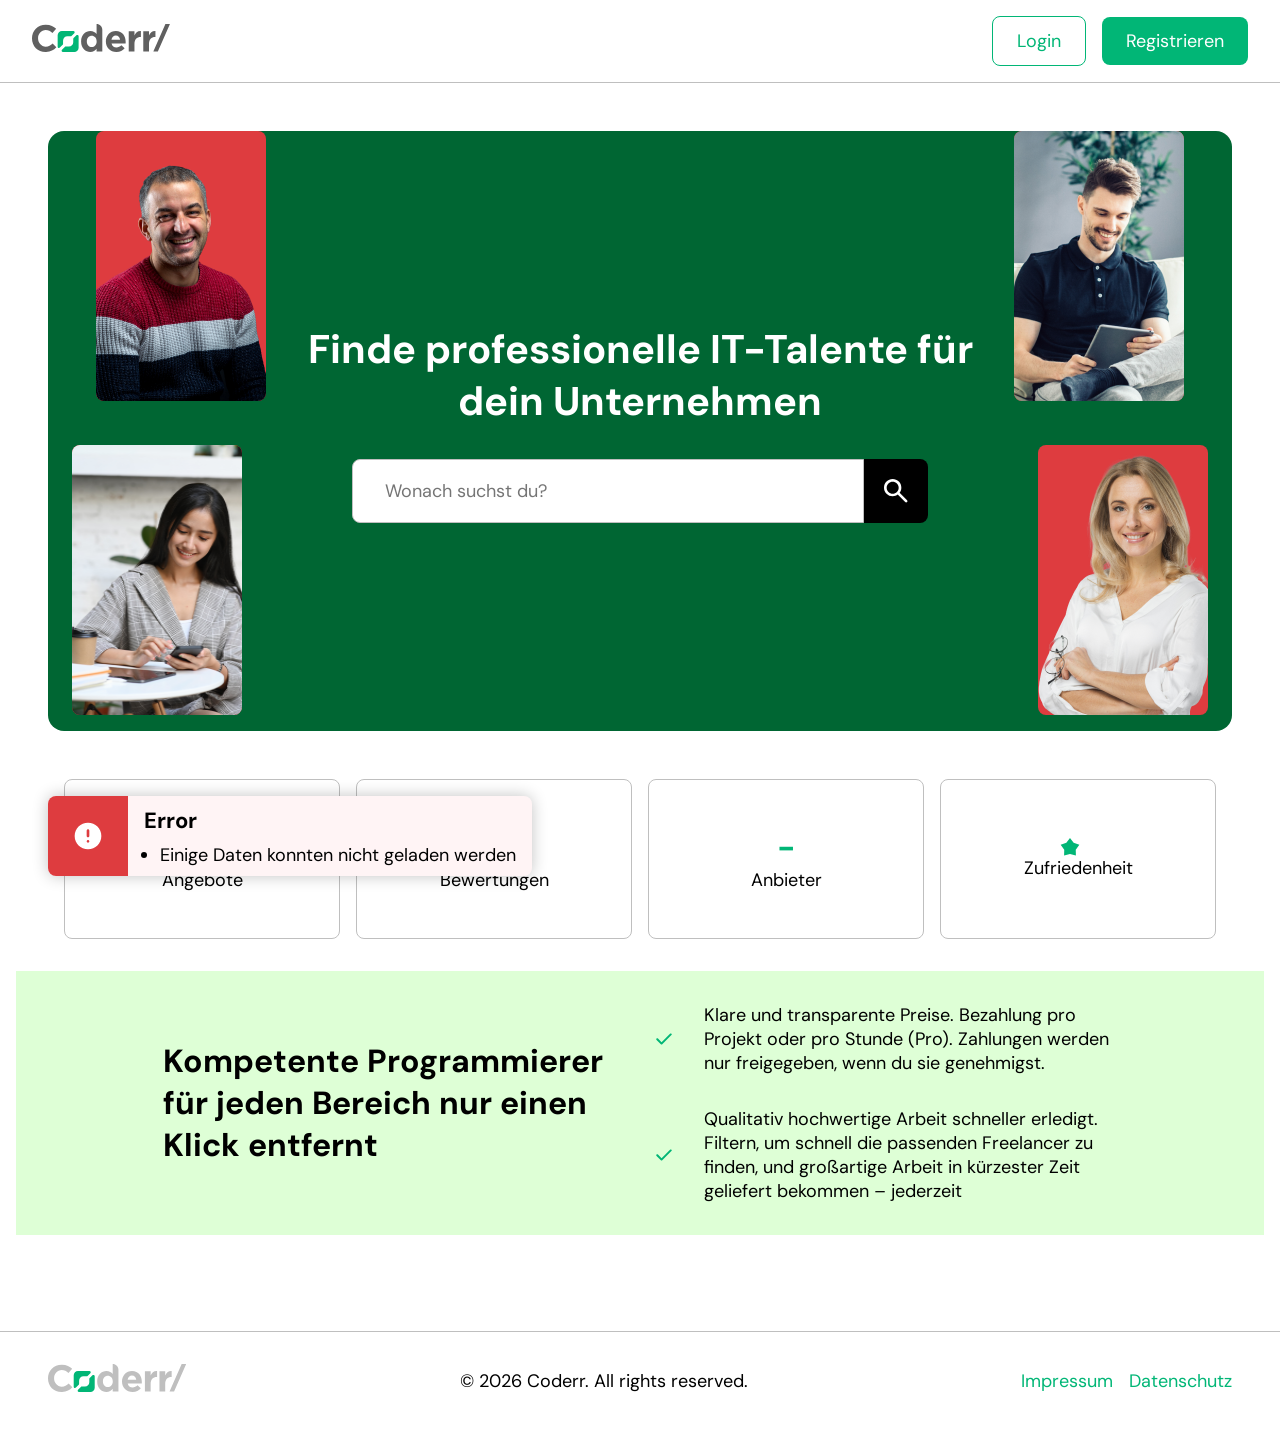
<file: index.html>
<!DOCTYPE html>
<html lang="de">

<head>
    <meta charset="UTF-8">
    <meta name="viewport" content="width=device-width, initial-scale=1.0">
    <title>Coderr/</title>
    <link rel="icon" type="image/png" href="./assets/logo/favicon.png" />


    <link rel="stylesheet" href="./shared/styles/variables.css">
    <link rel="stylesheet" href="./shared/styles/standard.css">
    <link rel="stylesheet" href="./shared/styles/form.css">
    <link rel="stylesheet" href="./shared/styles/assets.css">
    <link rel="stylesheet" href="./shared/styles/header_footer.css">
    <link rel="stylesheet" href="./shared/styles/fonts.css">
    <link rel="stylesheet" href="./styles/index.css">


    <script src="./shared/scripts/config.js"></script>

    <script src="./shared/scripts/api.js"></script>
    <script src="./shared/scripts/auth.js"></script>
    <script src="./shared/scripts/redirect.js"></script>
    <script src="./shared/scripts/ui_helper.js"></script>

    <script src="./shared/scripts/user_crud.js"></script>

    <script src="./shared/scripts/template/header_template.js"></script>
    <script src="./shared/scripts/header.js"></script>

    <script src="./scripts/index.js"></script>
</head>

<body onload="setHeader(); indexInit(); getCopyrightYear()" onclick="closeAllOpenedElements()">
    <header class="main_header">

        <a class="logo" href="./index.html">
            <img src="./assets/logo/logo_coderr.svg" alt="" srcset="">
        </a>
        <div id="head_content_right" class="d_flex_cc_gm head_content_right"></div>
    </header>

    <main>

        <div class="pad_m">
            <section class="section_group landingheader_box d_flex_cc_gm f_d_c">
                <img class="person_img" src="./assets/img/landingpage/person_1.png" alt="" srcset="">
                <img class="person_img" src="./assets/img/landingpage/person_2.png" alt="" srcset="">
                <img class="person_img" src="./assets/img/landingpage/person_3.png" alt="" srcset="">
                <img class="person_img" src="./assets/img/landingpage/person_4.png" alt="" srcset="">
                <h1 class="font_white_color">Finde professionelle IT-Talente für dein Unternehmen</h1>
                <div class="searchbar w_full">
                    <input id="index_search_field" placeholder="Wonach suchst du?" type="text">
                    <button class="d_flex_cc_gm" onclick="redirectToOfferListWSearch()">
                        <img src="./assets/icons/search.svg" alt="">
                    </button>
                </div>
            </section>
        </div>
        <section class="section_group profile_stats pad_l">
            <div class="w_full">
                <div class="card">
                    <h2 id="base_info_offer_count" class="font_prime_color">-</h2>
                    <p>Angebote</p>
                </div>
                <div class="card">
                    <h2 id="base_info_review_count" class="font_prime_color d_flex_cc_gm">
                        -
                    </h2>
                    <p>Bewertungen</p>
                </div>
            </div>
            <div class="w_full">
                <div class="card">
                    <h2 id="base_info_business_profile_count" class="font_prime_color">-</h2>
                    <p>Anbieter</p>
                </div>
                <div class="card">
                    <div class="d_flex_cc_gm">
                        <img src="./assets/icons/kid_star_green.svg" alt="" srcset="">
                        <h2 id="base_info_average_rating" class="font_prime_color">
                        </h2>
                    </div>
                    <p>Zufriedenheit</p>
                </div>
            </div>
        </section>

        <div class="green_info_section d_flex_cc_gl w_full">
            <section class=" d_flex_cc_gl pad_l">
                <h2>
                    Kompetente Programmierer für jeden Bereich nur einen Klick entfernt
                </h2>
                <div class="d_flex_cc_gl f_d_c">
                    <div class="d_flex_cc_gl">
                        <img src="./assets/icons/check.svg" alt="" srcset="">
                        <p>
                            Klare und transparente Preise. Bezahlung pro Projekt oder pro Stunde (Pro). Zahlungen werden
                            nur freigegeben, wenn du sie genehmigst.
                        </p>
                    </div>
                    <div class="d_flex_cc_gl">
                        <img src="./assets/icons/check.svg" alt="" srcset="">
                        <p>
                            Qualitativ hochwertige Arbeit schneller erledigt. Filtern, um schnell die passenden Freelancer zu finden, und großartige Arbeit in kürzester Zeit geliefert bekommen – jederzeit
                        </p>
                    </div>
                </div>
            </section>
        </div>
        
        <section class="section_group pad_l">
        </section>
    </main>
    <footer class="main_footer pad_l">
        <a class="logo" href="./index.html">
            <img src="./assets/logo/logo_coderr_light.svg" alt="" srcset="">
        </a>
        <p>© <span id="copyright_year"></span> Coderr. All rights reserved.</p>
        <div class="d_flex_cc_gm">
            <a class="link" href="./imprint.html">Impressum</a>
            <a class="link" href="./privacy_policy.html">Datenschutz</a>
        </div>
    </footer>
</body>

</html>
</file>
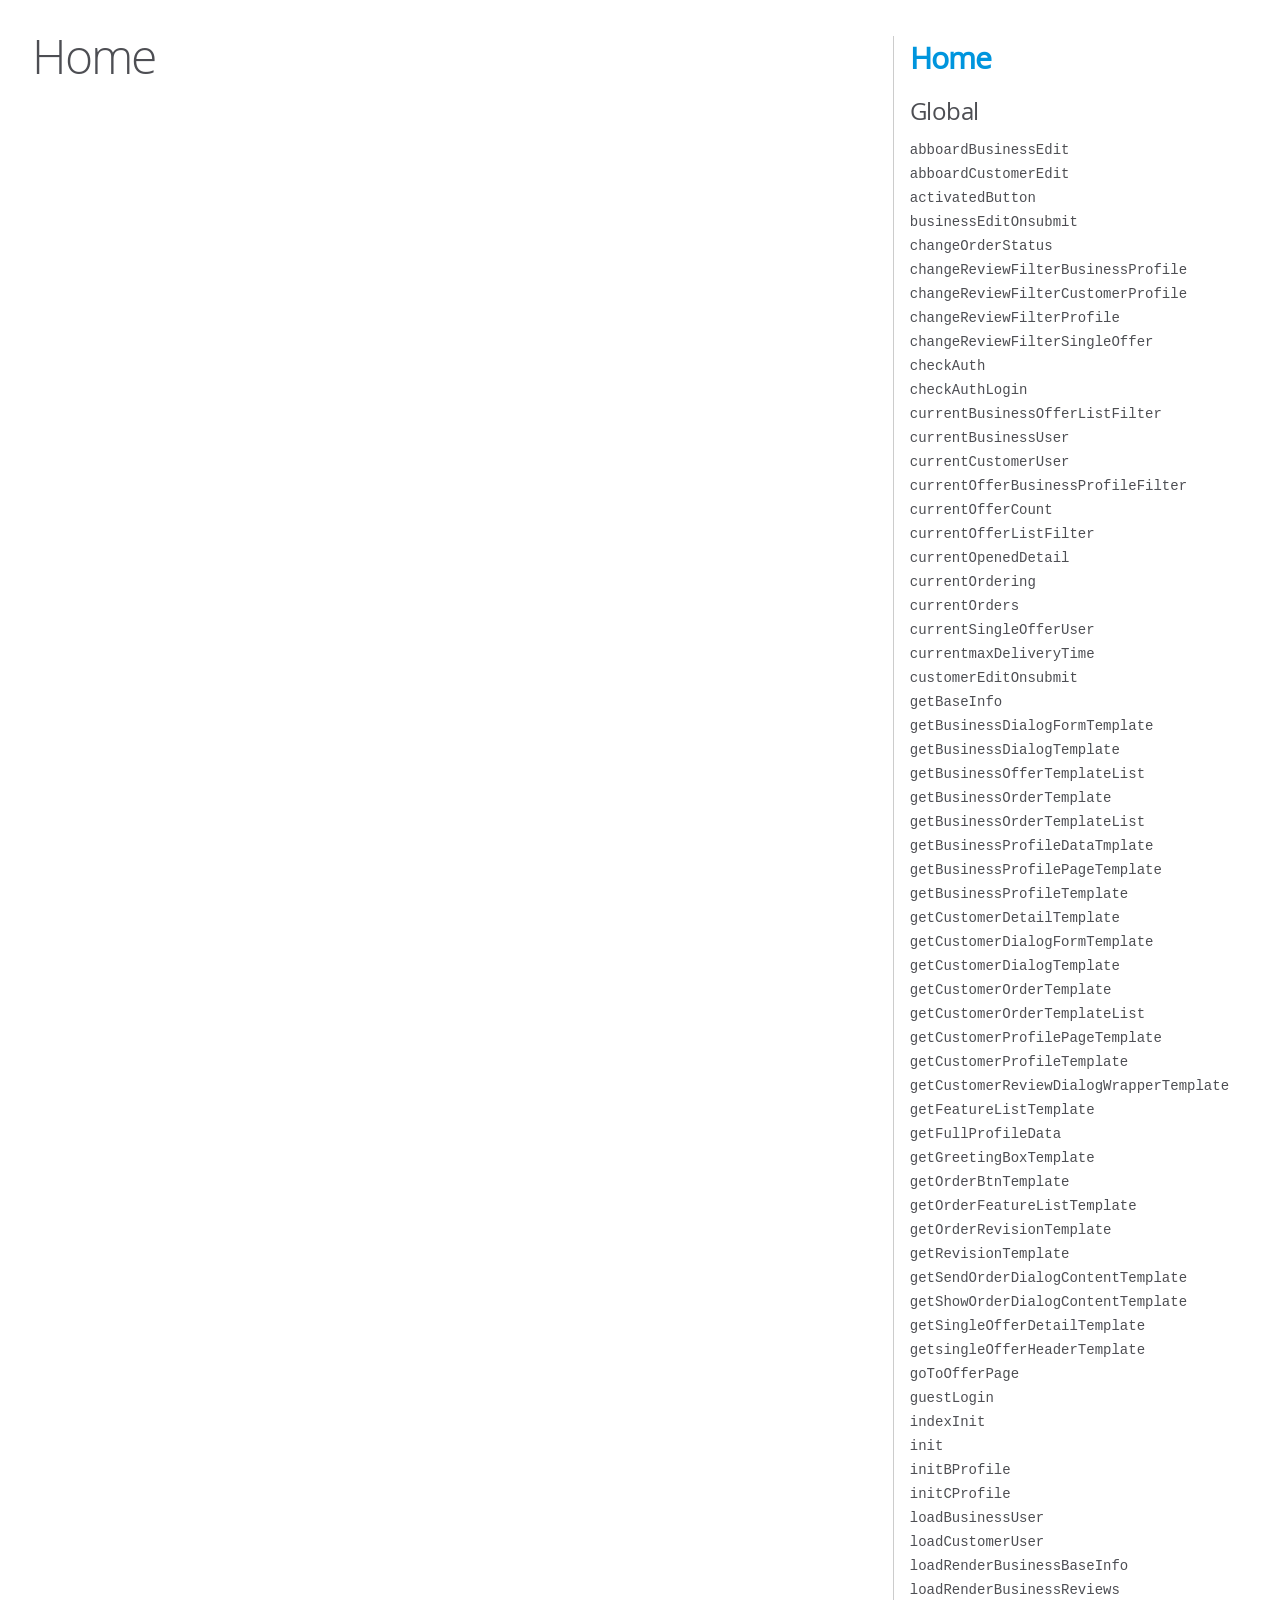
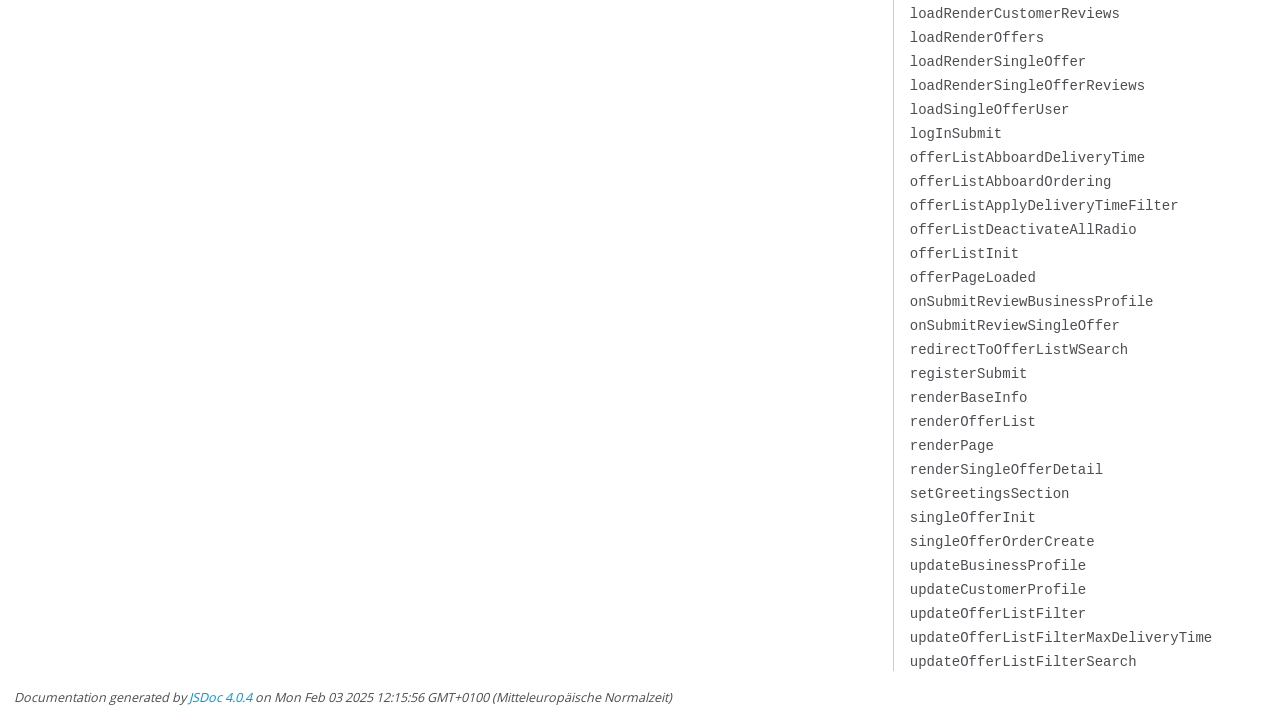
<file: scripts/docs/index.html>
<!DOCTYPE html>
<html lang="en">
<head>
    <meta charset="utf-8">
    <title>JSDoc: Home</title>

    <script src="scripts/prettify/prettify.js"> </script>
    <script src="scripts/prettify/lang-css.js"> </script>
    <!--[if lt IE 9]>
      <script src="//html5shiv.googlecode.com/svn/trunk/html5.js"></script>
    <![endif]-->
    <link type="text/css" rel="stylesheet" href="styles/prettify-tomorrow.css">
    <link type="text/css" rel="stylesheet" href="styles/jsdoc-default.css">
</head>

<body>

<div id="main">

    <h1 class="page-title">Home</h1>

    



    


    <h3> </h3>










    









</div>

<nav>
    <h2><a href="index.html">Home</a></h2><h3>Global</h3><ul><li><a href="global.html#abboardBusinessEdit">abboardBusinessEdit</a></li><li><a href="global.html#abboardCustomerEdit">abboardCustomerEdit</a></li><li><a href="global.html#activatedButton">activatedButton</a></li><li><a href="global.html#businessEditOnsubmit">businessEditOnsubmit</a></li><li><a href="global.html#changeOrderStatus">changeOrderStatus</a></li><li><a href="global.html#changeReviewFilterBusinessProfile">changeReviewFilterBusinessProfile</a></li><li><a href="global.html#changeReviewFilterCustomerProfile">changeReviewFilterCustomerProfile</a></li><li><a href="global.html#changeReviewFilterProfile">changeReviewFilterProfile</a></li><li><a href="global.html#changeReviewFilterSingleOffer">changeReviewFilterSingleOffer</a></li><li><a href="global.html#checkAuth">checkAuth</a></li><li><a href="global.html#checkAuthLogin">checkAuthLogin</a></li><li><a href="global.html#currentBusinessOfferListFilter">currentBusinessOfferListFilter</a></li><li><a href="global.html#currentBusinessUser">currentBusinessUser</a></li><li><a href="global.html#currentCustomerUser">currentCustomerUser</a></li><li><a href="global.html#currentOfferBusinessProfileFilter">currentOfferBusinessProfileFilter</a></li><li><a href="global.html#currentOfferCount">currentOfferCount</a></li><li><a href="global.html#currentOfferListFilter">currentOfferListFilter</a></li><li><a href="global.html#currentOpenedDetail">currentOpenedDetail</a></li><li><a href="global.html#currentOrdering">currentOrdering</a></li><li><a href="global.html#currentOrders">currentOrders</a></li><li><a href="global.html#currentSingleOfferUser">currentSingleOfferUser</a></li><li><a href="global.html#currentmaxDeliveryTime">currentmaxDeliveryTime</a></li><li><a href="global.html#customerEditOnsubmit">customerEditOnsubmit</a></li><li><a href="global.html#getBaseInfo">getBaseInfo</a></li><li><a href="global.html#getBusinessDialogFormTemplate">getBusinessDialogFormTemplate</a></li><li><a href="global.html#getBusinessDialogTemplate">getBusinessDialogTemplate</a></li><li><a href="global.html#getBusinessOfferTemplateList">getBusinessOfferTemplateList</a></li><li><a href="global.html#getBusinessOrderTemplate">getBusinessOrderTemplate</a></li><li><a href="global.html#getBusinessOrderTemplateList">getBusinessOrderTemplateList</a></li><li><a href="global.html#getBusinessProfileDataTmplate">getBusinessProfileDataTmplate</a></li><li><a href="global.html#getBusinessProfilePageTemplate">getBusinessProfilePageTemplate</a></li><li><a href="global.html#getBusinessProfileTemplate">getBusinessProfileTemplate</a></li><li><a href="global.html#getCustomerDetailTemplate">getCustomerDetailTemplate</a></li><li><a href="global.html#getCustomerDialogFormTemplate">getCustomerDialogFormTemplate</a></li><li><a href="global.html#getCustomerDialogTemplate">getCustomerDialogTemplate</a></li><li><a href="global.html#getCustomerOrderTemplate">getCustomerOrderTemplate</a></li><li><a href="global.html#getCustomerOrderTemplateList">getCustomerOrderTemplateList</a></li><li><a href="global.html#getCustomerProfilePageTemplate">getCustomerProfilePageTemplate</a></li><li><a href="global.html#getCustomerProfileTemplate">getCustomerProfileTemplate</a></li><li><a href="global.html#getCustomerReviewDialogWrapperTemplate">getCustomerReviewDialogWrapperTemplate</a></li><li><a href="global.html#getFeatureListTemplate">getFeatureListTemplate</a></li><li><a href="global.html#getFullProfileData">getFullProfileData</a></li><li><a href="global.html#getGreetingBoxTemplate">getGreetingBoxTemplate</a></li><li><a href="global.html#getOrderBtnTemplate">getOrderBtnTemplate</a></li><li><a href="global.html#getOrderFeatureListTemplate">getOrderFeatureListTemplate</a></li><li><a href="global.html#getOrderRevisionTemplate">getOrderRevisionTemplate</a></li><li><a href="global.html#getRevisionTemplate">getRevisionTemplate</a></li><li><a href="global.html#getSendOrderDialogContentTemplate">getSendOrderDialogContentTemplate</a></li><li><a href="global.html#getShowOrderDialogContentTemplate">getShowOrderDialogContentTemplate</a></li><li><a href="global.html#getSingleOfferDetailTemplate">getSingleOfferDetailTemplate</a></li><li><a href="global.html#getsingleOfferHeaderTemplate">getsingleOfferHeaderTemplate</a></li><li><a href="global.html#goToOfferPage">goToOfferPage</a></li><li><a href="global.html#guestLogin">guestLogin</a></li><li><a href="global.html#indexInit">indexInit</a></li><li><a href="global.html#init">init</a></li><li><a href="global.html#initBProfile">initBProfile</a></li><li><a href="global.html#initCProfile">initCProfile</a></li><li><a href="global.html#loadBusinessUser">loadBusinessUser</a></li><li><a href="global.html#loadCustomerUser">loadCustomerUser</a></li><li><a href="global.html#loadRenderBusinessBaseInfo">loadRenderBusinessBaseInfo</a></li><li><a href="global.html#loadRenderBusinessReviews">loadRenderBusinessReviews</a></li><li><a href="global.html#loadRenderCustomerReviews">loadRenderCustomerReviews</a></li><li><a href="global.html#loadRenderOffers">loadRenderOffers</a></li><li><a href="global.html#loadRenderSingleOffer">loadRenderSingleOffer</a></li><li><a href="global.html#loadRenderSingleOfferReviews">loadRenderSingleOfferReviews</a></li><li><a href="global.html#loadSingleOfferUser">loadSingleOfferUser</a></li><li><a href="global.html#logInSubmit">logInSubmit</a></li><li><a href="global.html#offerListAbboardDeliveryTime">offerListAbboardDeliveryTime</a></li><li><a href="global.html#offerListAbboardOrdering">offerListAbboardOrdering</a></li><li><a href="global.html#offerListApplyDeliveryTimeFilter">offerListApplyDeliveryTimeFilter</a></li><li><a href="global.html#offerListDeactivateAllRadio">offerListDeactivateAllRadio</a></li><li><a href="global.html#offerListInit">offerListInit</a></li><li><a href="global.html#offerPageLoaded">offerPageLoaded</a></li><li><a href="global.html#onSubmitReviewBusinessProfile">onSubmitReviewBusinessProfile</a></li><li><a href="global.html#onSubmitReviewSingleOffer">onSubmitReviewSingleOffer</a></li><li><a href="global.html#redirectToOfferListWSearch">redirectToOfferListWSearch</a></li><li><a href="global.html#registerSubmit">registerSubmit</a></li><li><a href="global.html#renderBaseInfo">renderBaseInfo</a></li><li><a href="global.html#renderOfferList">renderOfferList</a></li><li><a href="global.html#renderPage">renderPage</a></li><li><a href="global.html#renderSingleOfferDetail">renderSingleOfferDetail</a></li><li><a href="global.html#setGreetingsSection">setGreetingsSection</a></li><li><a href="global.html#singleOfferInit">singleOfferInit</a></li><li><a href="global.html#singleOfferOrderCreate">singleOfferOrderCreate</a></li><li><a href="global.html#updateBusinessProfile">updateBusinessProfile</a></li><li><a href="global.html#updateCustomerProfile">updateCustomerProfile</a></li><li><a href="global.html#updateOfferListFilter">updateOfferListFilter</a></li><li><a href="global.html#updateOfferListFilterMaxDeliveryTime">updateOfferListFilterMaxDeliveryTime</a></li><li><a href="global.html#updateOfferListFilterSearch">updateOfferListFilterSearch</a></li></ul>
</nav>

<br class="clear">

<footer>
    Documentation generated by <a href="https://github.com/jsdoc/jsdoc">JSDoc 4.0.4</a> on Mon Feb 03 2025 12:15:56 GMT+0100 (Mitteleuropäische Normalzeit)
</footer>

<script> prettyPrint(); </script>
<script src="scripts/linenumber.js"> </script>
</body>
</html>
</file>
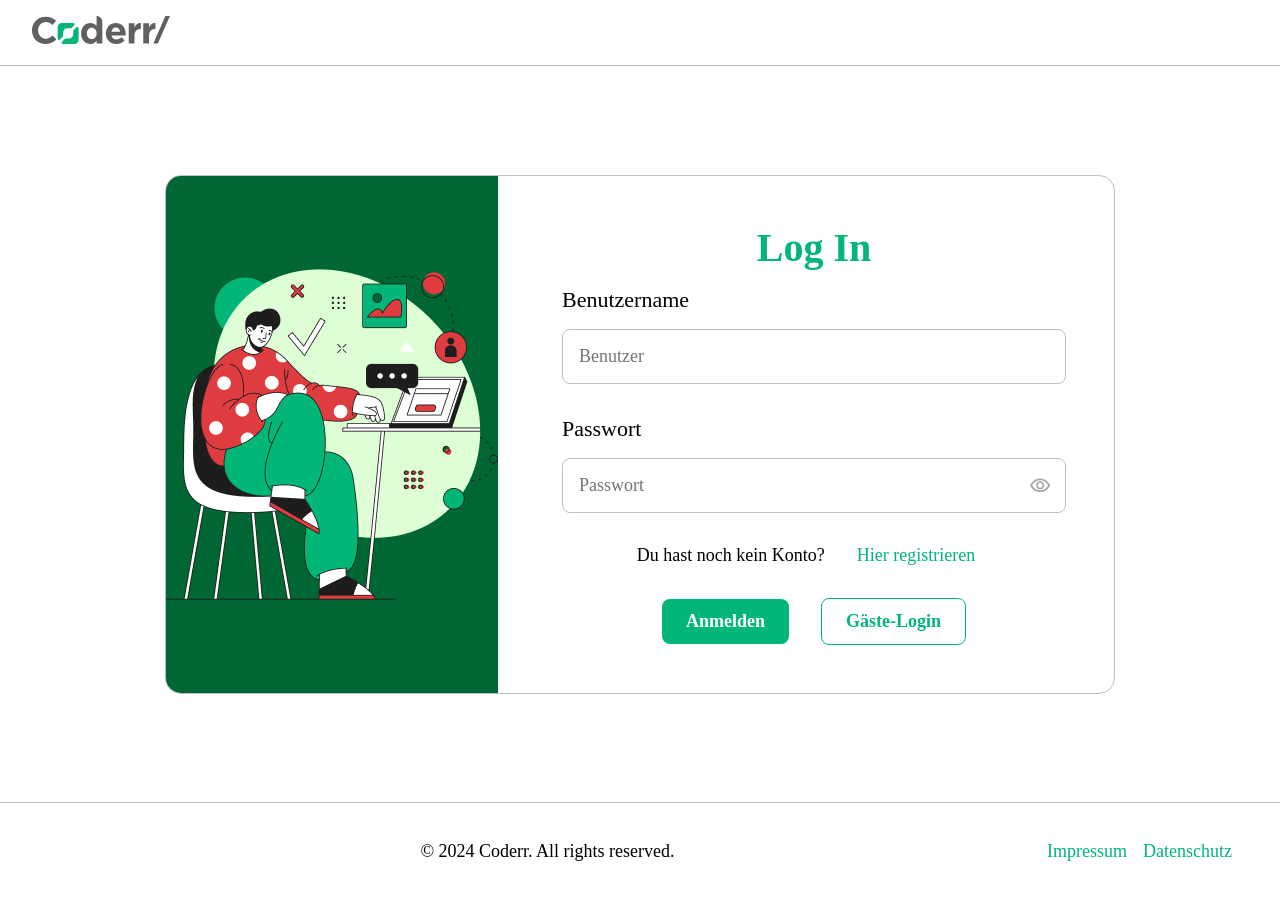
<file: business_profile.html>
<!DOCTYPE html>
<html lang="de">

<head>
    <meta charset="UTF-8">
    <meta name="viewport" content="width=device-width, initial-scale=1.0">
    <title>Coderr/</title>
    <link rel="icon" type="image/png" href="./assets/logo/favicon.png" />

    <link rel="stylesheet" href="./shared/styles/variables.css">
    <link rel="stylesheet" href="./shared/styles/standard.css">
    <link rel="stylesheet" href="./shared/styles/form.css">
    <link rel="stylesheet" href="./shared/styles/assets.css">
    <link rel="stylesheet" href="./shared/styles/fonts.css">
    <link rel="stylesheet" href="./shared/styles/header_footer.css">
    <link rel="stylesheet" href="./styles/business_profile.css">

    <script src="./shared/scripts/config.js"></script>
    <script src="./shared/scripts/api.js"></script>
    <script src="./shared/scripts/redirect.js"></script> 
    <script src="./shared/scripts/ui_helper.js"></script>
    <script src="./shared/scripts/form_helper.js"></script>
    <script src="./shared/scripts/auth.js"></script>
    
    <script src="./shared/scripts/template/review_templates.js"></script>
    <script src="./shared/scripts/review_crud.js"></script>
    <script src="./shared/scripts/user_crud.js"></script>
    <script src="./shared/scripts/template/offer_templates.js"></script>
    <script src="./shared/scripts/offer_crud.js"></script>
    <script src="./shared/scripts/order_crud.js"></script>
    <script src="./shared/scripts/template/header_template.js"></script>
    <script src="./shared/scripts/header.js"></script>

    <script src="./scripts/template/business_profile_template.js"></script>
    <script src="./scripts/business_profile.js"></script>
</head>

<body onload="initBProfile()" onclick="closeAllOpenedElements()">
    <header class="main_header">

        <a class="logo" href="./index.html">
            <img src="./assets/logo/logo_coderr.svg" alt="" srcset="">
        </a>

        <div id="head_content_right" class="d_flex_cc_gm head_content_right"></div>
        
    </header>

    <main class="d_flex_cc_gxl f_d_c">

        <section id="profile" class=" d_flex_cs_gxl f_d_c section_group">

            <div class="d_flex_cs_gxl about_me_section w_full section_group_w_border " id="business_profile_personal_data">
            </div>

            <div class="profile_stats ">
                <div class="w_full">
                    <div class="card">
                        <h2 id="business_profile_project_count" class="font_prime_color">120</h2>
                        <p >Abgeschlossene Projekte</p>
                    </div>
                    <div class="card">
                        <h2 class="font_prime_color d_flex_cc_gm" id="business_profile_avg_rating">
                            -
                            <img src="./assets/icons/kid_star.svg" alt="" srcset="">
                        </h2>
                        <p>Durchschnitt</p>
                    </div>
                </div>
                <div class="w_full">
                    <div class="card">
                        <h2 id="business_profile_review_count" class="font_prime_color">50</h2>
                        <p>Bewertungen</p>
                    </div>
                    <div class="card">
                        <h2 id="business_profile_offer_count" class="font_prime_color">5</h2>
                        <p >Angebote</p>
                    </div>
                </div>
            </div>
        </section>


        <section class="d_flex_cs_gl f_d_c w_full section_group">
            <!-- Liste der Angebote -->

            <h2 class="font_prime_color">Angebote</h2>

            <div class="offer_content w_full" id="business_profile_offer_list">

            </div>


        </section>
        
        <section class="section_group w_full  d_flex_cs_gl f_d_c">
            <h2 class="font_prime_color">Bewertungen</h2>
            <div class="w_full d_flex_cs_gm review_header">
                
                <button id="review_add_btn" onclick="openDialog('rating_dialog')" class="std_btn btn_prime pad_s">
                    Bewertung hinzufügen
                </button>
                <div class="f_d_r_resp_c">
                    <label for="review_filter">Sortieren nach:</label>
                    <select onchange="changeReviewFilterBusinessProfile(this)" id="review_filter" class="input_field">
                        <option value="-updated_at" selected>Neueste zuerst</option>
                        <option value="updated_at">Älteste zuerst</option>
                        <option value="-rating">Höchste Bewertung</option>
                        <option value="rating">Niedrigste Bewertung</option>
                    </select>
                </div>
            </div>

            <div class=" d_flex_cs_gm f_d_c w_full" id="business_profile_review_list">

            </div>

            <div class="w_full d_flex_cc_gm review_footer">
                <hr>
                <p class="link d_flex_cc_gm">
                    <img src="./assets/icons/add.svg" alt="" srcset="">
                    Mehr anzeigen
                </p>
            </div>
        </section>

        </section>
        <section onclick="closeDialog('rating_dialog')" id="rating_dialog" class="dialog pad_m d_flex_cc_gm d_none">
            <div onclick="stopProp(event)" class="m_auto small_form d_flex_cs_gm f_d_c">

                <h2 class="font_prime_color">Bewertung hinzufügen</h2>
 
                <div class="star_rating d_flex_cs_gm">
                    <div class="review_stars stars_input" id="review_stars_input">
                        <img src="./assets/icons/kid_star.svg" onmouseenter="updateStars(this)" alt="" srcset="">
                        <img src="./assets/icons/kid_star.svg" onmouseenter="updateStars(this)" alt="" srcset="">
                        <img src="./assets/icons/kid_star.svg" onmouseenter="updateStars(this)" alt="" srcset="">
                        <img src="./assets/icons/kid_star.svg" onmouseenter="updateStars(this)" alt="" srcset="">
                        <img src="./assets/icons/kid_star_empty.svg" onmouseenter="updateStars(this)" alt="" srcset="">
                    </div>
                </div>

                <div class="form_group">
                    <label for="review_description_input">Beschreibung:</label>
                    <textarea class="input_field" id="review_description_input" name="reviewText" rows="4"
                        placeholder="Ihre Bewertung hier eingeben..."></textarea>
                    <p id="review_text_error" class="form_error d_none">Bitte ausfüllen</p>
                </div>
                <div class="d_flex_cs_gm f_d_r_resp_c">
                    <button type="button" onclick="onSubmitReviewBusinessProfile()" class="std_btn btn_prime pad_s w_full">Bewertung abschicken</button>
                    <button onclick="closeDialog('rating_dialog')" type="button"
                        class="std_btn btn_secondary pad_s w_full">Abbrechen</button>
                </div>
            </div>
        </section>
    </main>
    <footer class="main_footer pad_l">
        <a class="logo" href="./index.html">
            <img src="./assets/logo/logo_coderr_light.svg" alt="" srcset="">
        </a>
        <p>© 2024 Coderr. All rights reserved.</p>
        <div class="d_flex_cc_gm">
            <a class="link" href="./imprint.html">Impressum</a>
            <a class="link" href="./privacy_policy.html">Datenschutz</a>
        </div>
    </footer>
</body>

</html>
</file>
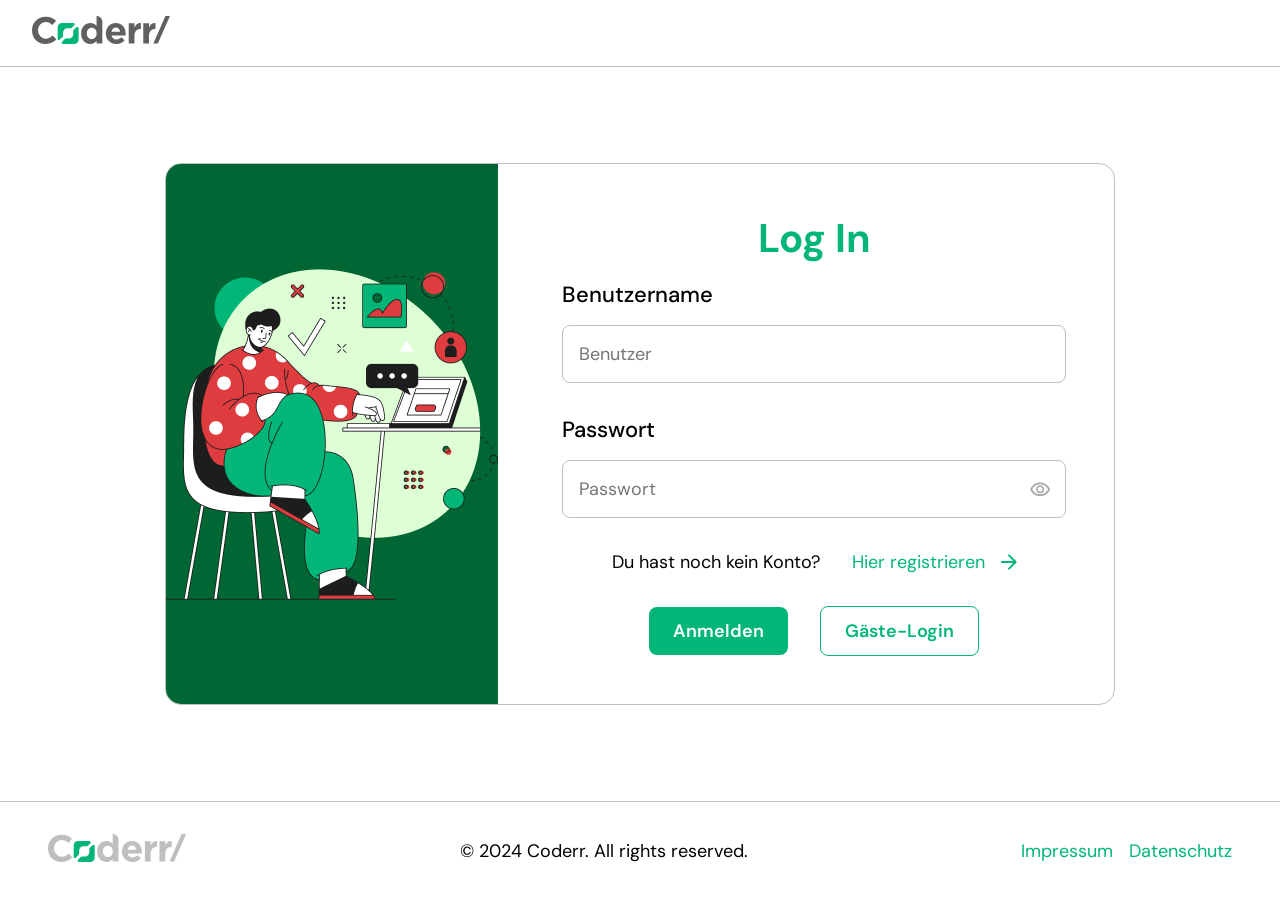
<file: customer_profile.html>
<!DOCTYPE html>
<html lang="de">

<head>
    <meta charset="UTF-8">
    <meta name="viewport" content="width=device-width, initial-scale=1.0">
    <title>Coderr/</title>
    <link rel="icon" type="image/png" href="./assets/logo/favicon.png" />

    <link rel="stylesheet" href="./shared/styles/variables.css">
    <link rel="stylesheet" href="./shared/styles/standard.css">
    <link rel="stylesheet" href="./shared/styles/form.css">
    <link rel="stylesheet" href="./shared/styles/assets.css">
    <link rel="stylesheet" href="./shared/styles/fonts.css">
    <link rel="stylesheet" href="./shared/styles/header_footer.css">
    <link rel="stylesheet" href="./styles/customer_profile.css">

    <script src="./shared/scripts/config.js"></script>

    <script src="./shared/scripts/api.js"></script>
    <script src="./shared/scripts/redirect.js"></script> 
    <script src="./shared/scripts/ui_helper.js"></script>
    <script src="./shared/scripts/form_helper.js"></script>
    <script src="./shared/scripts/auth.js"></script>

    
    
    <script src="./shared/scripts/template/review_templates.js"></script>
    <script src="./shared/scripts/review_crud.js"></script>
    <script src="./shared/scripts/user_crud.js"></script>
    <script src="./shared/scripts/template/offer_templates.js"></script>
    <script src="./shared/scripts/offer_crud.js"></script>
    <script src="./shared/scripts/template/header_template.js"></script>
    <script src="./shared/scripts/header.js"></script>

    <script src="./scripts/template/customer_profile_template.js"></script>
    <script src="./scripts/customer_profile.js"></script>
</head>

<body onload="initCProfile()" onclick="closeAllOpenedElements()">
    <header class="main_header">
        <a class="logo" href="./index.html">
            <img src="./assets/logo/logo_coderr.svg" alt="" srcset="">
        </a>
        <div id="head_content_right" class="d_flex_cc_gm head_content_right"></div>
    </header>

    <main class="d_flex_cc_gl f_d_c">


        <section id="customer_detail_section" class="d_flex_ss_gxl about_me_section w_full section_group_w_border">
            
        </section>


        <section class="section_group w_full  d_flex_cs_gl f_d_c">
            <div class="w_full d_flex_cs_gm review_header">
                <h2 class="font_prime_color">Bewertungen</h2>

                <div class="f_d_r_resp_c">
                    <label for="review_filter">Sortieren nach:</label>
                    <select onchange="changeReviewFilterCustomerProfile(this)" id="review_filter" class="input_field">
                        <option value="-updated_at" selected>Neueste zuerst</option>
                        <option value="updated_at">Älteste zuerst</option>
                        <option value="-rating">Höchste Bewertung</option>
                        <option value="rating">Niedrigste Bewertung</option>
                    </select>
                </div>
            </div>

            <div class=" d_flex_cs_gm f_d_c w_full" id="customer_profile_review_list">
            </div>

            <div class="w_full d_flex_cc_gm review_footer">
                <hr>
                <p class="link d_flex_cc_gm">
                    <img src="./assets/icons/add.svg" alt="" srcset="">
                    Mehr anzeigen
                </p>
            </div>
        </section>



    </main>
    <footer class="main_footer pad_l">
        <a class="logo" href="./index.html">
            <img src="./assets/logo/logo_coderr_light.svg" alt="" srcset="">
        </a>
        <p>© 2024 Coderr. All rights reserved.</p>
        <div class="d_flex_cc_gm">
            <a class="link" href="./imprint.html">Impressum</a>
            <a class="link" href="./privacy_policy.html">Datenschutz</a>
        </div>
    </footer>
</body>

</html>
</file>
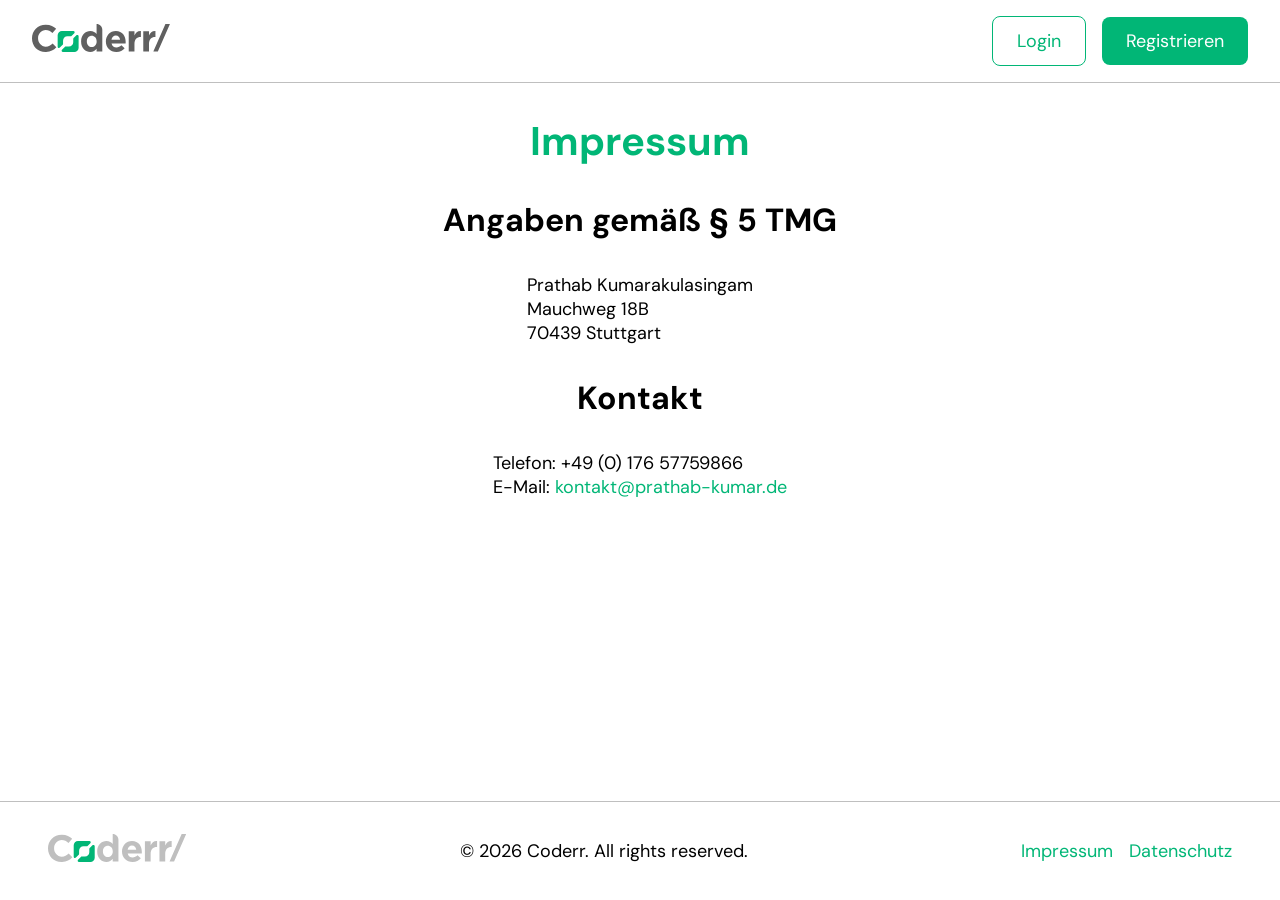
<file: imprint.html>
<!DOCTYPE html>
<html lang="de">

<head>
    <meta charset="UTF-8">
    <meta name="viewport" content="width=device-width, initial-scale=1.0">
    <title>Coderr/</title>
    <link rel="icon" type="image/png" href="./assets/logo/favicon.png" />

    <link rel="stylesheet" href="./shared/styles/variables.css">
    <link rel="stylesheet" href="./shared/styles/standard.css">
    <link rel="stylesheet" href="./shared/styles/form.css">
    <link rel="stylesheet" href="./shared/styles/assets.css">
    <link rel="stylesheet" href="./shared/styles/fonts.css">
    <link rel="stylesheet" href="./shared/styles/header_footer.css">
    <link rel="stylesheet" href="./styles/index.css">

    <script src="./shared/scripts/redirect.js"></script>
    <script src="./shared/scripts/ui_helper.js"></script>

    <script src="./shared/scripts/config.js"></script>
    <script src="./shared/scripts/auth.js"></script>
    <script src="./shared/scripts/api.js"></script>
    <script src="./shared/scripts/user_crud.js"></script>
    <script src="./shared/scripts/template/header_template.js"></script>
    <script src="./shared/scripts/header.js"></script>
</head>

<body onload="setHeader(); getCopyrightYear()" onclick="closeAllOpenedElements()">
    <header class="main_header">

        <a class="logo" href="./index.html">
            <img src="./assets/logo/logo_coderr.svg" alt="" srcset="">
        </a>
        <div id="head_content_right" class="d_flex_cc_gm head_content_right"></div>
        
    </header>

    <main>
        <section class="d_flex_cc_gl f_d_c">
            <h1 class="font_prime_color">Impressum</h1>

            <h2>Angaben gemäß § 5 TMG</h2>
            <p>
                Prathab Kumarakulasingam<br>
                Mauchweg 18B<br>
                70439 Stuttgart
            </p>

            <h2>Kontakt</h2>
            <p>
                Telefon: +49 (0) 176 57759866<br>
                E-Mail: <a class="link" href="mailto:kontakt@prathab-kumar.de">kontakt&#64;prathab-kumar.de</a>
            </p>
        </section>
    </main>
    <footer class="main_footer pad_l">
        <a class="logo" href="./index.html">
            <img src="./assets/logo/logo_coderr_light.svg" alt="" srcset="">
        </a>
        <p>© <span id="copyright_year"></span> Coderr. All rights reserved.</p>
        <div class="d_flex_cc_gm">
            <a class="link" href="./imprint.html">Impressum</a>
            <a class="link" href="./privacy_policy.html">Datenschutz</a>
        </div>
    </footer>
</body>

</html>
</file>
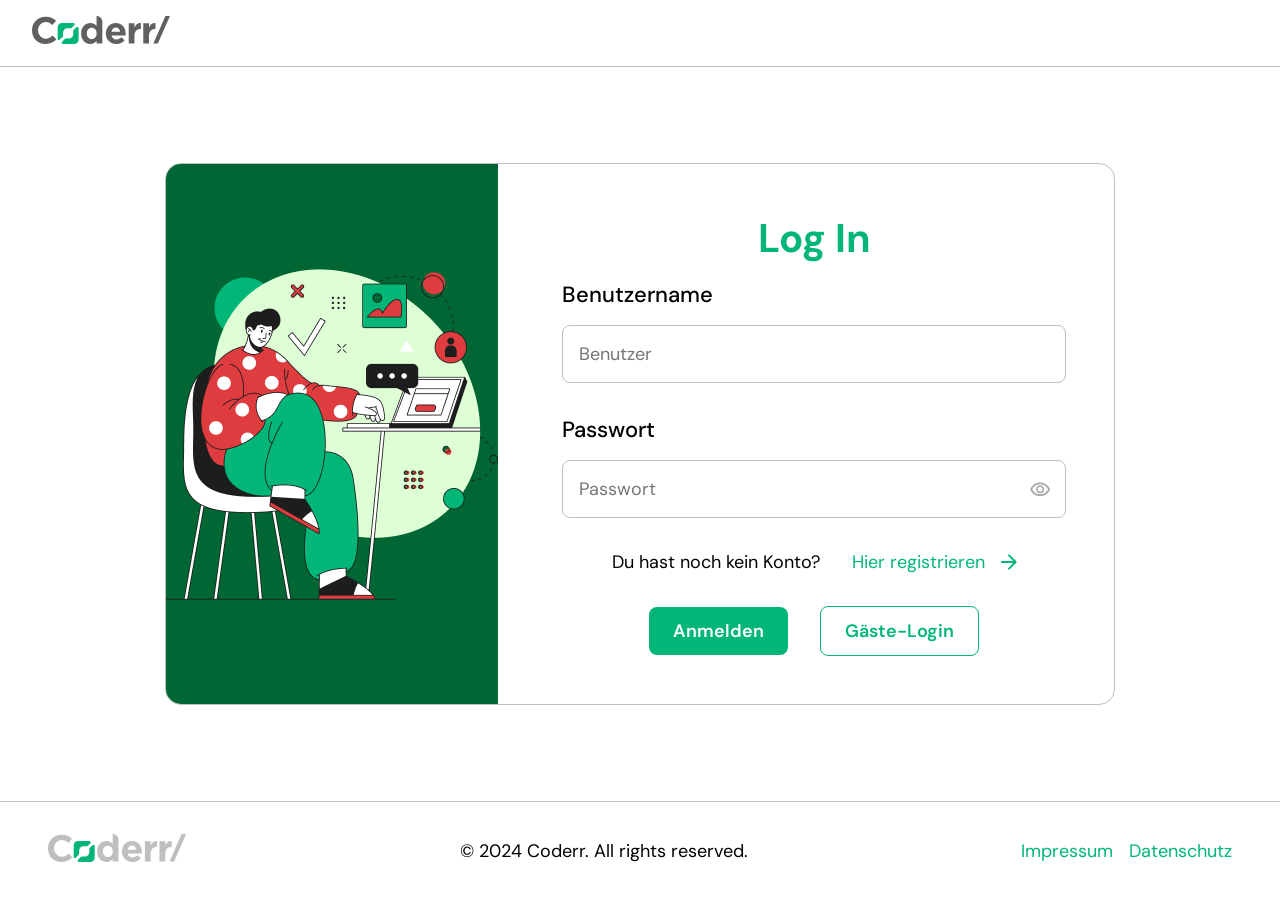
<file: login.html>
<!DOCTYPE html>
<html lang="de">

<head>
    <meta charset="UTF-8">
    <meta name="viewport" content="width=device-width, initial-scale=1.0">
    <title>Coderr/</title>
    <link rel="icon" type="image/png" href="./assets/logo/favicon.png" />

    <link rel="stylesheet" href="./shared/styles/variables.css">
    <link rel="stylesheet" href="./shared/styles/standard.css">
    <link rel="stylesheet" href="./shared/styles/form.css">
    <link rel="stylesheet" href="./shared/styles/assets.css">
    <link rel="stylesheet" href="./shared/styles/fonts.css">
    <link rel="stylesheet" href="./shared/styles/header_footer.css">
    <link rel="stylesheet" href="./styles/login.css">

    <script src="./shared/scripts/config.js"></script>
    <script src="./shared/scripts/api.js"></script>
    <script src="./shared/scripts/redirect.js"></script>
    <script src="./shared/scripts/ui_helper.js"></script>
    <script src="./shared/scripts/form_helper.js"></script>

    <script src="./shared/scripts/user_crud.js"></script>
    <script src="./shared/scripts/auth.js"></script>
    <script src="./shared/scripts/template/header_template.js"></script>
    <script src="./shared/scripts/header.js"></script>

    <script src="./scripts/login.js"></script>
</head>

<body onload="checkAuthLogin()" onclick="closeAllOpenedElements()">
    <header class="main_header">

        <a class="logo" href="./index.html">
            <img src="./assets/logo/logo_coderr.svg" alt="" srcset="">
        </a>
        <div id="head_content_right" class="d_flex_cc_gm head_content_right"></div>
    </header>

    <main class="d_flex_cc_gm">
        <section class="login_section small_form d_flex_cc_gm ">
            <div class="login_img_section d_flex_cc_gm">
                <img src="./assets/img/login_img.png" alt="" srcset="">
            </div>
            <div class="login_form_section w_full d_flex_cc_gm f_d_c">
                <h1 class="font_prime_color">Log In</h1>
                <form onsubmit="logInSubmit(event)" class="std_form d_flex_cs_gl f_d_c">
                    <div class="form_group">
                        <label for="username">Benutzername</label>
                        <input onkeydown="hideFormErrors(['error_pw'])" placeholder="Benutzer" class="input_field"
                            type="text" id="username" name="username" required>
                    </div>
                    <div class="form_group">
                        <label for="password">Passwort</label>
                        <div class="pos_rel">
                            <input onkeydown="hideFormErrors(['error_pw'])" placeholder="Passwort" class="input_field"
                                type="password" id="password" name="password" required>
                            <div onclick="togglePassword(this)" class="password_eye">
                                <img src="./assets/icons/visibility.svg" alt="" srcset="">
                            </div>
                        </div>
                    </div>
                    <p id="error_pw" class="form_error d_none">Benutzer oder Passwort falsch</p>
                    <div class="d_flex_cc_gl f_d_r_resp_c w_full">
                        <p>Du hast noch kein Konto?</p>
                        <a href="./registration.html" class="link d_flex_cc_gm">
                            Hier registrieren
                            <img src="./assets/icons/arrow_forward.svg" alt="" srcset="">
                        </a>
                    </div>
                    <div class="d_flex_cc_gl f_d_r_resp_c w_full">
                        <button type="submit" class="std_btn btn_prime pad_s">Anmelden</button>
                        <button type="button" onclick="openDialog('guest_login_dialog')"
                            class="std_btn btn_secondary pad_s">Gäste-Login</button>
                    </div>
                </form>

            </div>
        </section>
        <section onclick="closeDialog('guest_login_dialog')" id="guest_login_dialog"
            class="dialog pad_m d_flex_cc_gm d_none">
            <div onclick="stopProp(event)" class="m_auto small_form d_flex_cc_gl f_d_c">

                <h2 class="font_prime_color">Wähle einen Gastzugang</h2>
                <div class="d_flex_cc_gl guest_login_box">
                    <div class="card d_flex_cc_gl f_d_c ">
                        <h3 class="font_prime_color">Demo <br> Anbieter</h3>
                        <p>Ein Anbieter kann:</p>
                        <ul class="feature_list d_flex_cc_gm f_d_c">
                            <li>Angebote erstellen</li>
                            <li>Bestellungen bearbeiten</li>
                        </ul>
                        <button onclick="guestLogin('business')"
                            class="login_btn std_btn btn_prime pad_s d_flex_cc_gm"><img
                                src="./assets/icons/arrow_forward.svg" alt="" srcset=""> Login</button>
                    </div>
                    <div class="card d_flex_cc_gl f_d_c ">
                        <h3 class="font_prime_color">Demo<br>Kunde</h3>
                        <p>Ein Kunde kann:</p>
                        <ul class="feature_list d_flex_cc_gm f_d_c">
                            <li>Rieviews erstellen</li>
                            <li>Bestellungen aufgeben</li>
                        </ul>
                        <button onclick="guestLogin('customer')"
                            class="login_btn std_btn btn_prime pad_s d_flex_cc_gm"><img
                                src="./assets/icons/arrow_forward.svg" alt="" srcset=""> Login</button>
                    </div>
                </div>
                <p>Beide können Angebote durchsuchen und andere öffentliche Profile einsehen.</p>

            </div>
        </section>

    </main>
    <footer class="main_footer pad_l">
        <a class="logo" href="./index.html">
            <img src="./assets/logo/logo_coderr_light.svg" alt="" srcset="">
        </a>
        <p>© 2024 Coderr. All rights reserved.</p>
        <div class="d_flex_cc_gm">
            <a class="link" href="./imprint.html">Impressum</a>
            <a class="link" href="./privacy_policy.html">Datenschutz</a>
        </div>
    </footer>
</body>

</html>
</file>
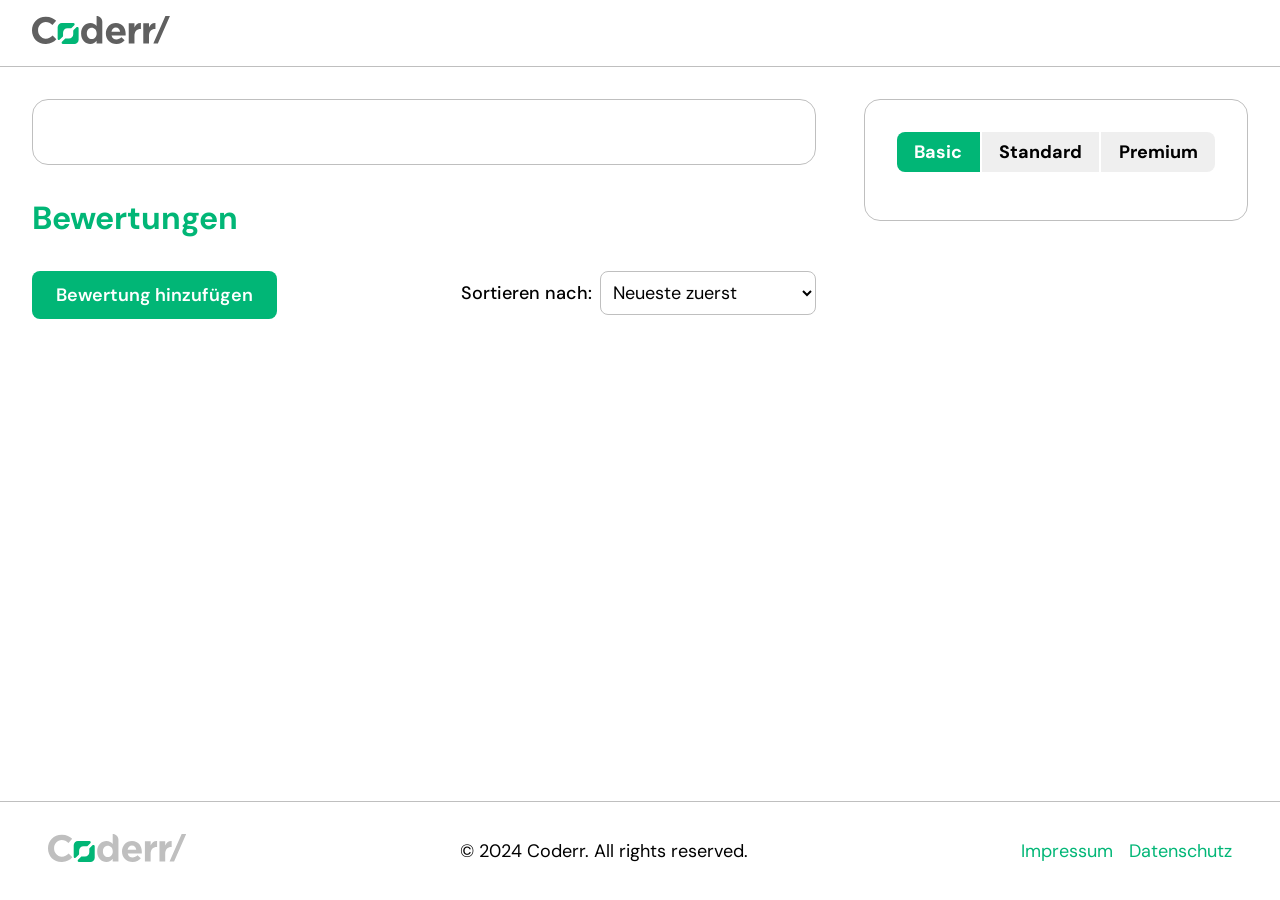
<file: offer.html>
<!DOCTYPE html>
<html lang="de">

<head>
    <meta charset="UTF-8">
    <meta name="viewport" content="width=device-width, initial-scale=1.0">
    <title>Coderr/</title>
    <link rel="icon" type="image/png" href="./assets/logo/favicon.png" />

    <link rel="stylesheet" href="./shared/styles/variables.css">
    <link rel="stylesheet" href="./shared/styles/standard.css">
    <link rel="stylesheet" href="./shared/styles/form.css">
    <link rel="stylesheet" href="./shared/styles/assets.css">
    <link rel="stylesheet" href="./shared/styles/fonts.css">
    <link rel="stylesheet" href="./shared/styles/header_footer.css">
    <link rel="stylesheet" href="./styles/offer.css">

    <script src="./shared/scripts/config.js"></script>
    <script src="./shared/scripts/api.js"></script>
    <script src="./shared/scripts/redirect.js"></script> 
    <script src="./shared/scripts/ui_helper.js"></script>
    <script src="./shared/scripts/form_helper.js"></script>
    <script src="./shared/scripts/auth.js"></script>
    
    <script src="./shared/scripts/template/review_templates.js"></script>
    <script src="./shared/scripts/review_crud.js"></script>
    <script src="./shared/scripts/user_crud.js"></script>
    <script src="./shared/scripts/template/offer_templates.js"></script>
    <script src="./shared/scripts/offer_crud.js"></script>
    <script src="./shared/scripts/order_crud.js"></script>
    <script src="./shared/scripts/template/header_template.js"></script>
    <script src="./shared/scripts/header.js"></script>

    <script src="./scripts/template/single_offer_template.js"></script>
    <script src="./scripts/single_offer.js"></script>
</head>

<body onload="singleOfferInit()" onclick="closeAllOpenedElements()">
    <header class="main_header">

        <a class="logo" href="./index.html">
            <img src="./assets/logo/logo_coderr.svg" alt="" srcset="">
        </a>

        <div id="head_content_right" class="d_flex_cc_gm head_content_right"></div>
    </header>

    <main>
        
        <div class="section_group d_flex_cc_gxl f_d_r">
            <section class="offer_left_content d_flex_cc_gl f_d_c">
                <section class="section_group_w_border d_flex_cs_gm f_d_c" id="single_offer_header_section">
                    
                </section>

                <section class="section_group d_flex_cs_gl f_d_c d_none" id="resp_detail_box"></section>

                <section class="section_group w_full  d_flex_cs_gl f_d_c">
                    <h2 class="font_prime_color">Bewertungen</h2>
                    <div class="w_full d_flex_cs_gm review_header">

                        <button id="review_add_btn" onclick="openDialog('rating_dialog')" class="std_btn btn_prime pad_s">
                            Bewertung hinzufügen
                        </button>
                        <div class="f_d_r_resp_c">
                            <label for="review_filter">Sortieren nach:</label>
                            <select onchange="changeReviewFilterSingleOffer(this)" id="review_filter" class="input_field">
                                <option value="-updated_at" selected>Neueste zuerst</option>
                                <option value="updated_at">Älteste zuerst</option>
                                <option value="-rating">Höchste Bewertung</option>
                                <option value="rating">Niedrigste Bewertung</option>
                            </select>
                        </div>
                    </div>

                    <div class=" d_flex_cs_gm f_d_c w_full" id="single_offer_review_list">
                        
                    </div>

                    <div class="w_full d_flex_cc_gm review_footer">
                        <hr>
                        <p class="link d_flex_cc_gm">
                            <img src="./assets/icons/add.svg" alt="" srcset="">
                            Mehr anzeigen
                        </p>
                    </div>
                </section>
            </section>

            <section id="detail_box" class=" offer_right_content section_group">
                <div class="section_group_w_border d_flex_cs_gm f_d_c">
                    <div class="offer_detail_header" id="offer_detail_header">
                        <button onclick="renderSingleOfferDetail('basic'); activatedButton(this)" class="pad_s active">Basic</button>
                        <button onclick="renderSingleOfferDetail('standard'); activatedButton(this)" class="pad_s">Standard</button>
                        <button onclick="renderSingleOfferDetail('premium'); activatedButton(this)" class="pad_s">Premium</button>
                    </div>

                    <div class="d_flex_cs_gm f_d_c" id="single_offer_detail_section">
                        
                    </div>
                </div>
            </section>

            <section onclick="closeDialog('order_dialog')" id="order_dialog" class="dialog pad_m d_flex_cc_gm d_none">
                <div onclick="stopProp(event)" class="small_form d_flex_cs_gl f_d_c m_auto" id="single_offe_order_dialog">                    
                </div>
            </section>

            <section onclick="closeDialog('rating_dialog')" id="rating_dialog" class="dialog pad_m d_flex_cc_gm d_none">
                <div onclick="stopProp(event)" class="m_auto small_form d_flex_cs_gm f_d_c">
    
                    <h2 class="font_prime_color">Bewertung hinzufügen</h2>
     
                    <div class="star_rating d_flex_cs_gm">
                        <div class="review_stars stars_input" id="review_stars_input">
                            <img src="./assets/icons/kid_star.svg" onmouseenter="updateStars(this)" alt="" srcset="">
                            <img src="./assets/icons/kid_star.svg" onmouseenter="updateStars(this)" alt="" srcset="">
                            <img src="./assets/icons/kid_star.svg" onmouseenter="updateStars(this)" alt="" srcset="">
                            <img src="./assets/icons/kid_star.svg" onmouseenter="updateStars(this)" alt="" srcset="">
                            <img src="./assets/icons/kid_star_empty.svg" onmouseenter="updateStars(this)" alt="" srcset="">
                        </div>
                    </div>
    
                    <div class="form_group">
                        <label for="review_description_input">Beschreibung:</label>
                        <textarea class="input_field" id="review_description_input" name="reviewText" rows="4"
                            placeholder="Ihre Bewertung hier eingeben..."></textarea>
                        <p id="review_text_error" class="form_error d_none">Bitte ausfüllen</p>
                    </div>
                    <div class="d_flex_cs_gm f_d_r_resp_c">
                        <button type="button" onclick="onSubmitReviewSingleOffer()" class="std_btn btn_prime pad_s w_full">Bewertung abschicken</button>
                        <button onclick="closeDialog('rating_dialog')" type="button"
                            class="std_btn btn_secondary pad_s w_full">Abbrechen</button>
                    </div>
                </div>
            </section>
        </div>
        
    </main>
    <footer class="main_footer pad_l">
        <a class="logo" href="./index.html">
            <img src="./assets/logo/logo_coderr_light.svg" alt="" srcset="">
        </a>
        <p>© 2024 Coderr. All rights reserved.</p>
        <div class="d_flex_cc_gm">
            <a class="link" href="./imprint.html">Impressum</a>
            <a class="link" href="./privacy_policy.html">Datenschutz</a>
        </div>
    </footer>
</body>

</html>
</file>
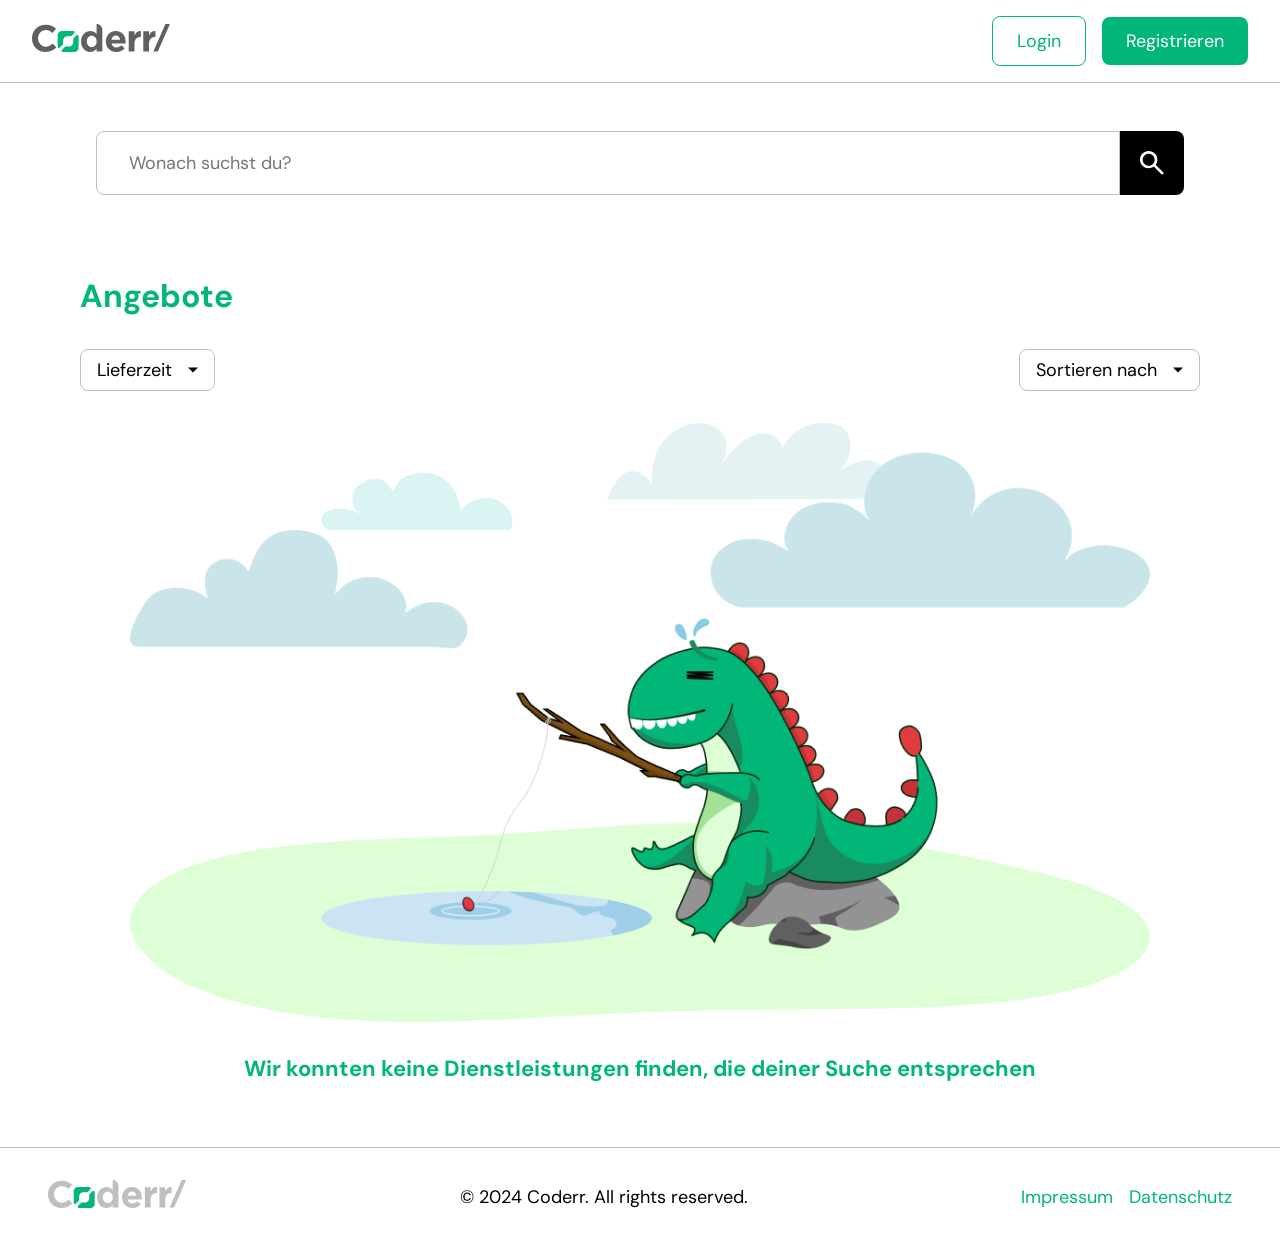
<file: offer_list.html>
<!DOCTYPE html>
<html lang="de">

<head>
    <meta charset="UTF-8">
    <meta name="viewport" content="width=device-width, initial-scale=1.0">
    <title>Coderr/</title>
    <link rel="icon" type="image/png" href="./assets/logo/favicon.png" />

    <link rel="stylesheet" href="./shared/styles/variables.css">
    <link rel="stylesheet" href="./shared/styles/standard.css">
    <link rel="stylesheet" href="./shared/styles/form.css">
    <link rel="stylesheet" href="./shared/styles/assets.css">
    <link rel="stylesheet" href="./shared/styles/fonts.css">
    <link rel="stylesheet" href="./shared/styles/header_footer.css">
    <link rel="stylesheet" href="./styles/offer_list.css">

    <script src="./shared/scripts/config.js"></script>
    <script src="./shared/scripts/api.js"></script>
    <script src="./shared/scripts/redirect.js"></script> 
    <script src="./shared/scripts/ui_helper.js"></script>
    <script src="./shared/scripts/auth.js"></script>
    
    <script src="./shared/scripts/user_crud.js"></script>
    <script src="./shared/scripts/template/offer_templates.js"></script>
    <script src="./shared/scripts/offer_crud.js"></script>
    <script src="./shared/scripts/template/header_template.js"></script>
    <script src="./shared/scripts/header.js"></script>

    <script src="./scripts/template/offer_list_template.js"></script>
    <script src="./scripts/offer_list.js"></script>
</head>

<body onload="setHeader(), offerListInit()" onclick="closeAllOpenedElements()">
    <header class="main_header">

        <a class="logo" href="./index.html">
            <img src="./assets/logo/logo_coderr.svg" alt="" srcset="">
        </a>

        <div id="head_content_right" class="d_flex_cc_gm head_content_right"></div>
    </header>

    <main class="d_flex_sc_gl f_d_c">
        <section class="offer_list_header d_flex_cs_gm f_d_c section_group d_none" id="offer_list_greeting_section">
            
        </section>
        <section class="section_group searchbar w_full">
            <input id="offer_list_searchbar" placeholder="Wonach suchst du?" type="text">
            <button class="d_flex_cc_gm" onclick="updateOfferListFilterSearch()">
                <img src="./assets/icons/search.svg" alt="">
            </button>
        </section>
        <section class="d_flex_cs_gl f_d_c w_full section_group pad_l">
            <h2 class="font_prime_color">Angebote</h2>
            <div class="d_flex_cs_gl d_sb w_full filter_bar">
                <div id="time_filter" closable=true open=false onclick="toggleOpenId('time_filter'); stopProp(event); closeOpenId('order_filter')" 
                class=" d_flex_cc_gm c_pointer dropdown_wrapper time_filter">
                        <p>Lieferzeit</p>
                        
                    <img src="./assets/icons/arrow_drop_down.svg" alt="">
                    <div class="dropdown_box" onclick="stopProp(event)">
                        <div class="dropdown_content offer_dropdown_box d_flex_cs_gl f_d_c ">
                            <div class="d_flex_cs_gm f_d_c" id="offer_list_delivery_time_box">
                                <div onclick="activateRadio(this); currentmaxDeliveryTime = 1" class="form_group d_flex_cc_gm f_d_r pad_s">
                                    <input id="radio_1" type="radio" name="role" value="1" required>
                                    <label for="radio_1">Express 24 h</label>
                                </div>
                                <div onclick="activateRadio(this); currentmaxDeliveryTime = 3" class="form_group d_flex_cc_gm f_d_r pad_s">
                                    <input id="radio_2" type="radio" name="role" value="3" required>
                                    <label for="radio_2">bis zu 3 Tage</label>
                                </div>
                                <div onclick="activateRadio(this); currentmaxDeliveryTime = 7" class="form_group d_flex_cc_gm f_d_r pad_s">
                                    <input id="radio_3" type="radio" name="role" value="7" required>
                                    <label for="radio_3">bis zu 7 Tage</label>
                                </div>
                            </div>
                            <div class="d_flex_cc_gm f_d_r_resp_c">
                                <button onclick="offerListAbboardDeliveryTime()" class="std_btn btn_secondary pad_s">
                                    Auswahl aufheben
                                </button>
                                <button onclick="offerListApplyDeliveryTimeFilter()" class="std_btn btn_prime pad_s">
                                    Anwenden
                                </button>
                            </div>
                        </div>
                    </div>
                </div>
                <div id="order_filter" closable=true open=false onclick="toggleOpenId('order_filter'); stopProp(event); closeOpenId('time_filter')" 
                class=" d_flex_cc_gm c_pointer dropdown_wrapper time_filter">
                        <p>Sortieren nach</p>
                        
                    <img src="./assets/icons/arrow_drop_down.svg" alt="">
                    <div class="dropdown_box" onclick="stopProp(event)">
                        <div class="dropdown_content offer_dropdown_box order_filter_dropdown_box d_flex_cs_gl f_d_c ">
                            <div class="d_flex_cs_gm f_d_c" id="offer_list_filter_ordering">
                                <div onclick="activateRadio(this); currentOrdering = '-updated_at'" class="form_group d_flex_cc_gm f_d_r pad_s">
                                    <input id="radio_1_1" type="radio" name="role" value="-updated_at" required>
                                    <label for="radio_1_1">Neueste zuerst</label>
                                </div>
                                <div onclick="activateRadio(this); currentOrdering = 'updated_at'" class="form_group d_flex_cc_gm f_d_r pad_s">
                                    <input id="radio_1_2" type="radio" name="role" value="updated_at" required>
                                    <label for="radio_1_2">Älteste zuerst</label>
                                </div>
                                <div onclick="activateRadio(this); currentOrdering = 'min_price'" class="form_group d_flex_cc_gm f_d_r pad_s">
                                    <input id="radio_1_3" type="radio" name="role" value="min_price" required>
                                    <label for="radio_1_3">Niedrigste Preis zuerst</label>
                                </div>
                                <div onclick="activateRadio(this); currentOrdering = '-min_price'" class="form_group d_flex_cc_gm f_d_r pad_s">
                                    <input id="radio_1_4" type="radio" name="role" value="-min_price" required>
                                    <label for="radio_1_4">Höchste Preis zuerst</label>
                                </div>
                            </div>
                            <div class="d_flex_cc_gm f_d_r_resp_c">
                                <button onclick="offerListAbboardOrdering()" class="std_btn btn_secondary pad_s">
                                    Auswahl aufheben
                                </button>
                                <button onclick="updateOfferListFilter()" class="std_btn btn_prime pad_s">
                                    Anwenden
                                </button>
                            </div>
                        </div>
                    </div>
                </div>
            </div>

            <div id="offer_list_content" class="offer_content w_full">

            </div>
        </section>

        
    </main>
    <footer class="main_footer pad_l">
        <a class="logo" href="./index.html">
            <img src="./assets/logo/logo_coderr_light.svg" alt="" srcset="">
        </a>
        <p>© 2024 Coderr. All rights reserved.</p>
        <div class="d_flex_cc_gm">
            <a class="link" href="./imprint.html">Impressum</a>
            <a class="link" href="./privacy_policy.html">Datenschutz</a>
        </div>
    </footer>
</body>

</html>
</file>
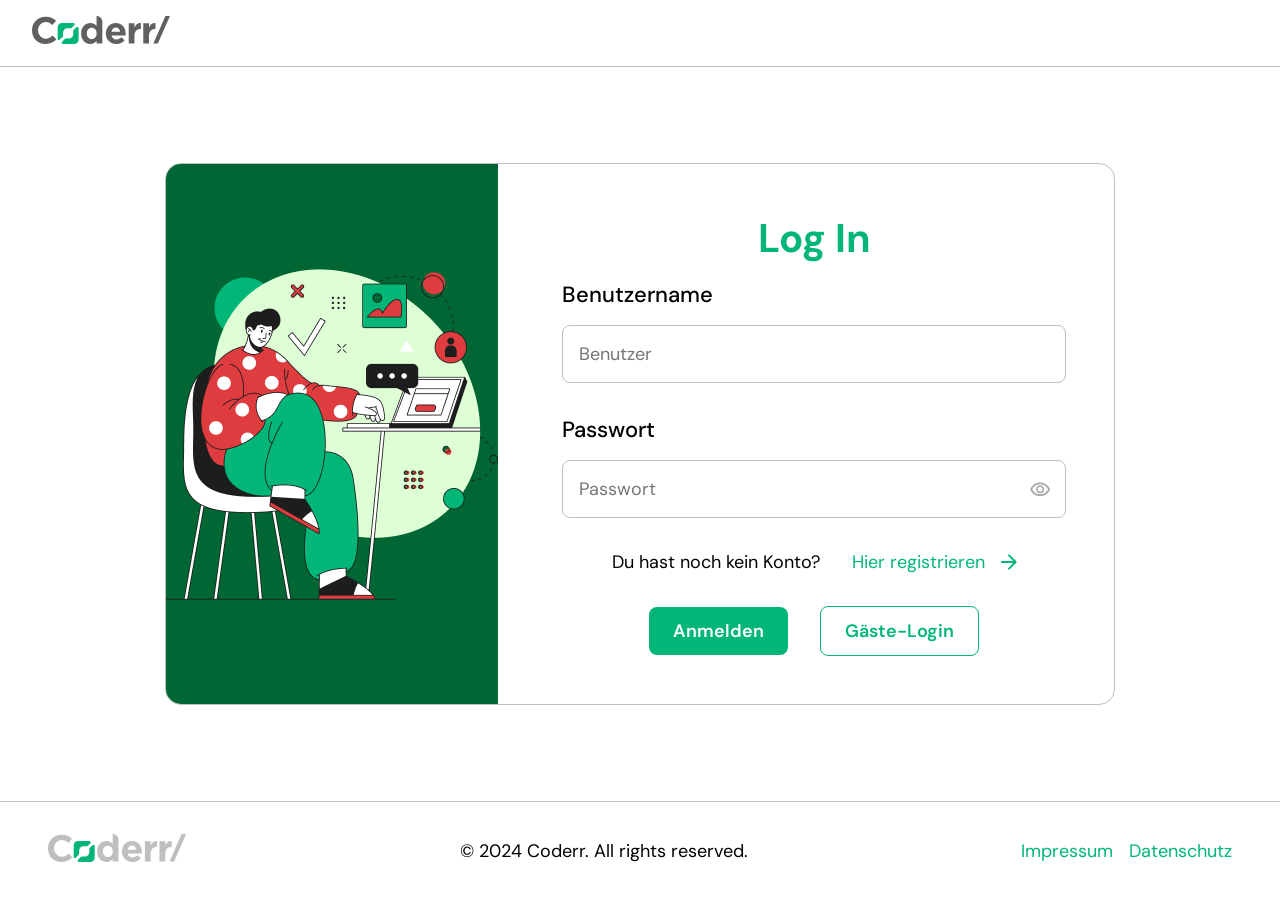
<file: own_profile.html>
<!DOCTYPE html>
<html lang="de">

<head>
    <meta charset="UTF-8">
    <meta name="viewport" content="width=device-width, initial-scale=1.0">
    <title>Coderr/</title>
    <link rel="icon" type="image/png" href="./assets/logo/favicon.png" />

    <link rel="stylesheet" href="./shared/styles/variables.css">
    <link rel="stylesheet" href="./shared/styles/standard.css">
    <link rel="stylesheet" href="./shared/styles/form.css">
    <link rel="stylesheet" href="./shared/styles/assets.css">
    <link rel="stylesheet" href="./shared/styles/fonts.css">
    <link rel="stylesheet" href="./shared/styles/header_footer.css">
    <link rel="stylesheet" href="./shared/styles/order_list.css">
    <link rel="stylesheet" href="./styles/own_profile.css">

    <script src="./shared/scripts/config.js"></script>

    <script src="./shared/scripts/api.js"></script>
    <script src="./shared/scripts/redirect.js"></script> 
    <script src="./shared/scripts/ui_helper.js"></script>
    <script src="./shared/scripts/form_helper.js"></script>
    <script src="./shared/scripts/auth.js"></script>

    <script src="./shared/scripts/template/review_templates.js"></script>
    <script src="./shared/scripts/review_crud.js"></script>
    <script src="./shared/scripts/user_crud.js"></script>
    <script src="./shared/scripts/template/offer_templates.js"></script>
    <script src="./shared/scripts/offer_crud.js"></script>
    <script src="./shared/scripts/order_crud.js"></script>
    <script src="./shared/scripts/template/header_template.js"></script>
    <script src="./shared/scripts/header.js"></script>

    <script src="./scripts/template/profile_business_templates.js"></script>
    <script src="./scripts/template/profile_customer_templates.js"></script>
    <script src="./scripts/profile.js"></script>
</head>

<body onload="init()" onclick="closeAllOpenedElements()">
    <header class="main_header">
        
        <a class="logo" href="./index.html">
            <img src="./assets/logo/logo_coderr.svg" alt="" srcset="">
        </a>
        <div id="head_content_right" class="d_flex_cc_gm head_content_right">
        </div>
    </header>

    <main id="content" class="d_flex_sc_gl f_d_c">

        <h1 class="font_prime_color">LOADING ...</h1>

    </main>


    <footer class="main_footer pad_l">
        <a class="logo" href="./index.html">
            <img src="./assets/logo/logo_coderr_light.svg" alt="" srcset="">
        </a>
        <p>© 2024 Coderr. All rights reserved.</p>
        <div class="d_flex_cc_gm">
            <a class="link" href="./imprint.html">Impressum</a>
            <a class="link" href="./privacy_policy.html">Datenschutz</a>
        </div>
    </footer>
</body>

</html>
</file>
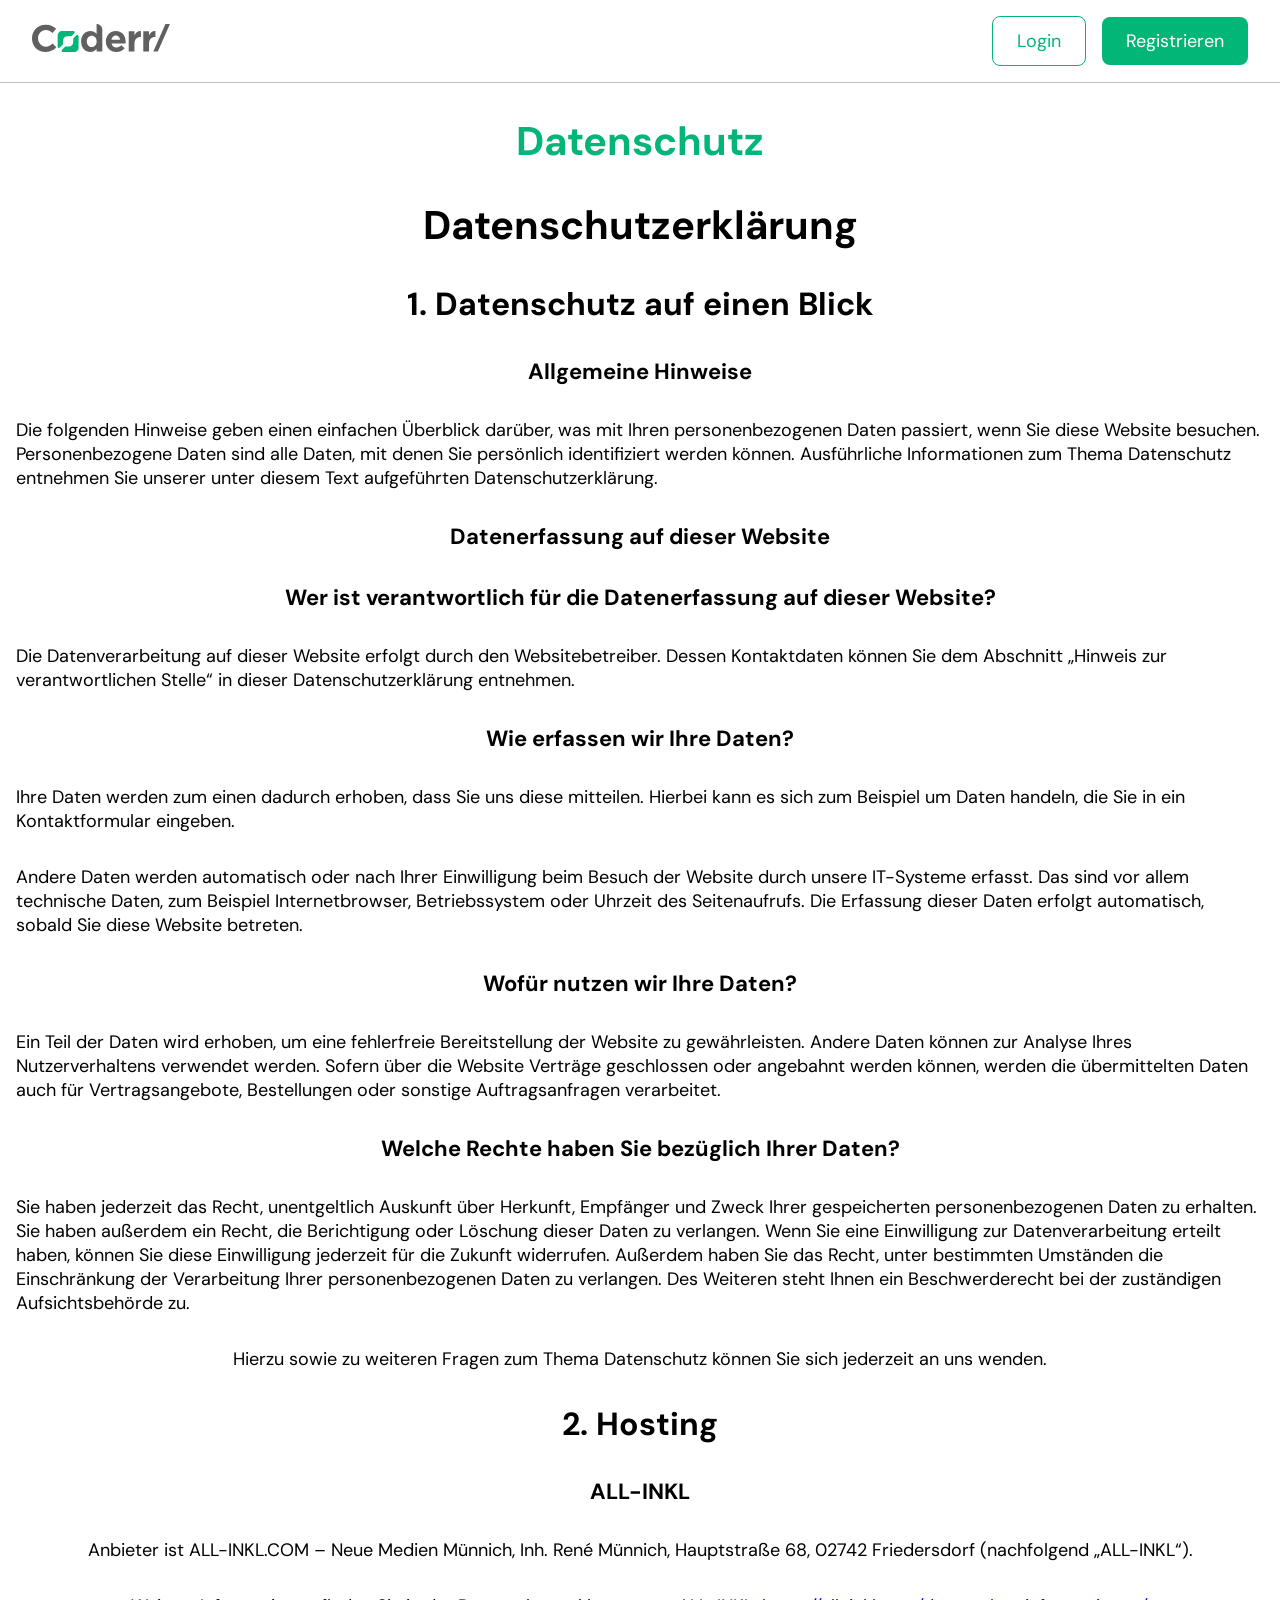
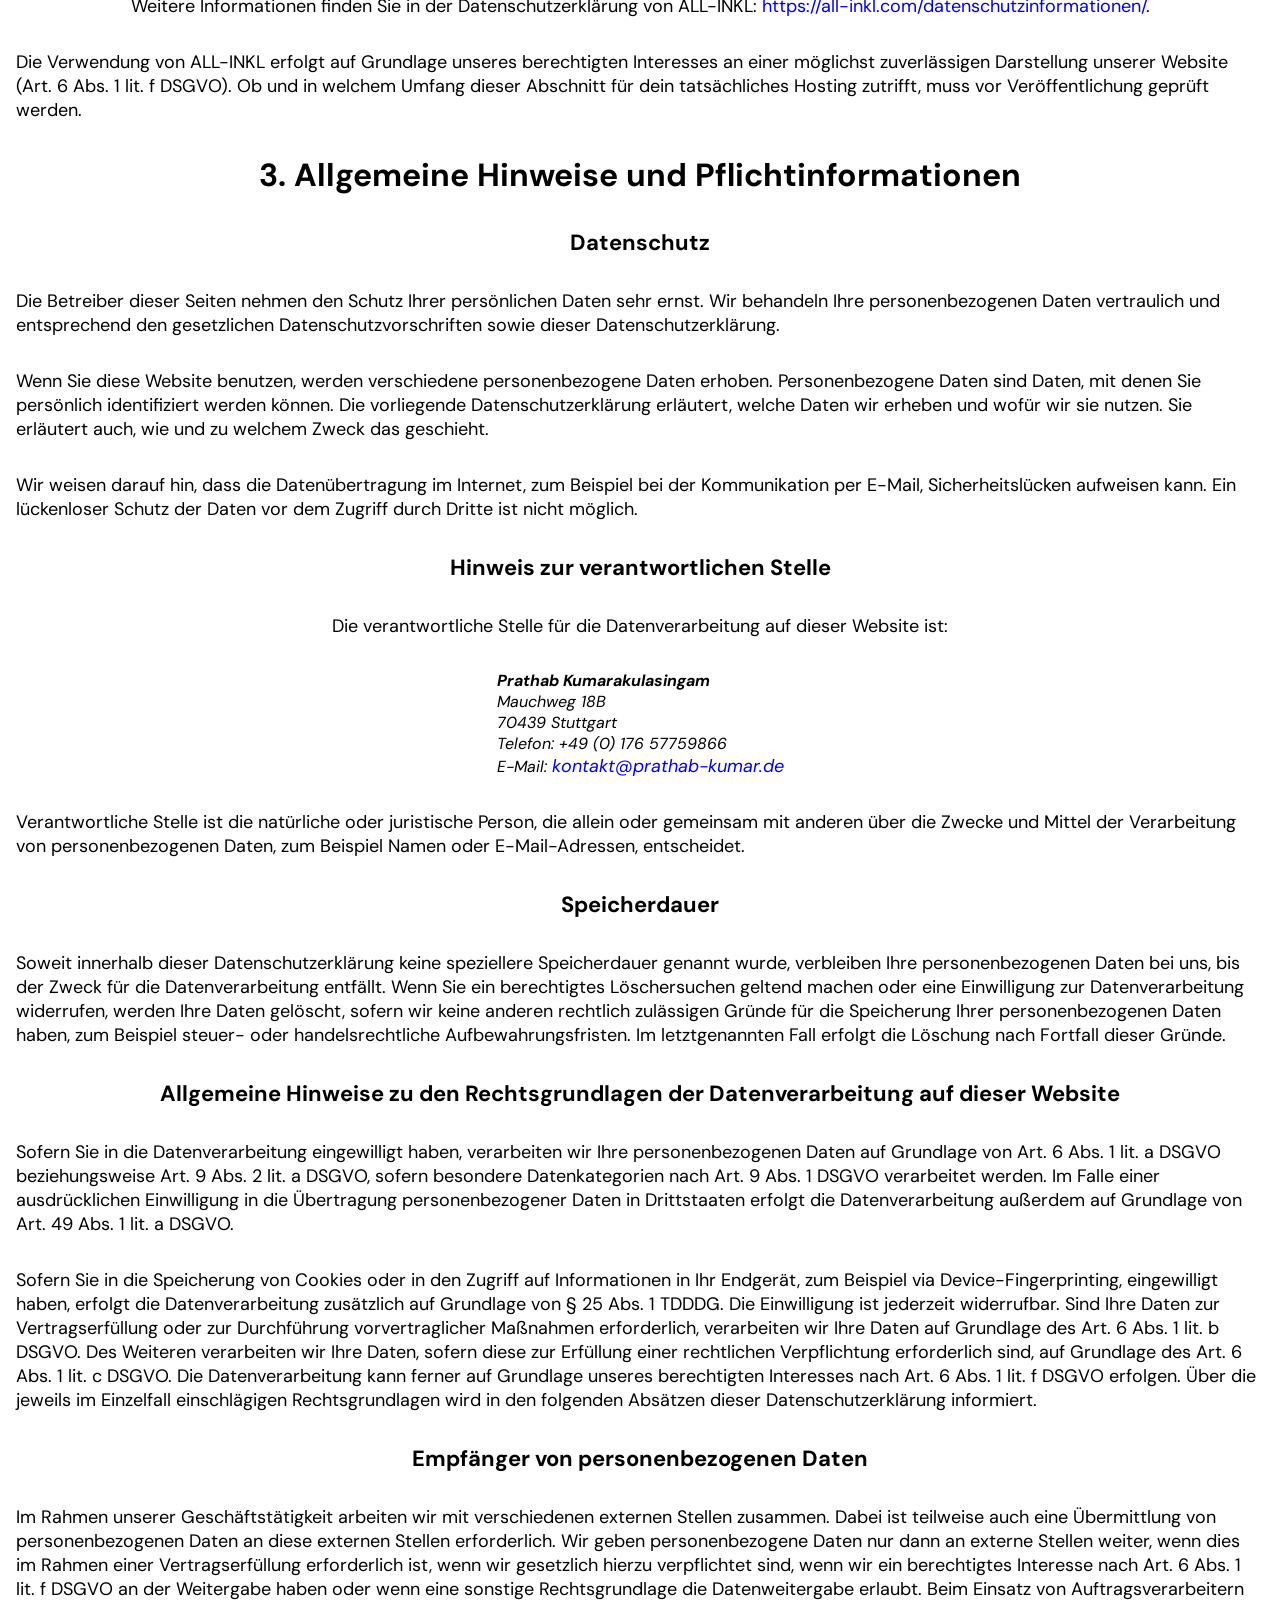
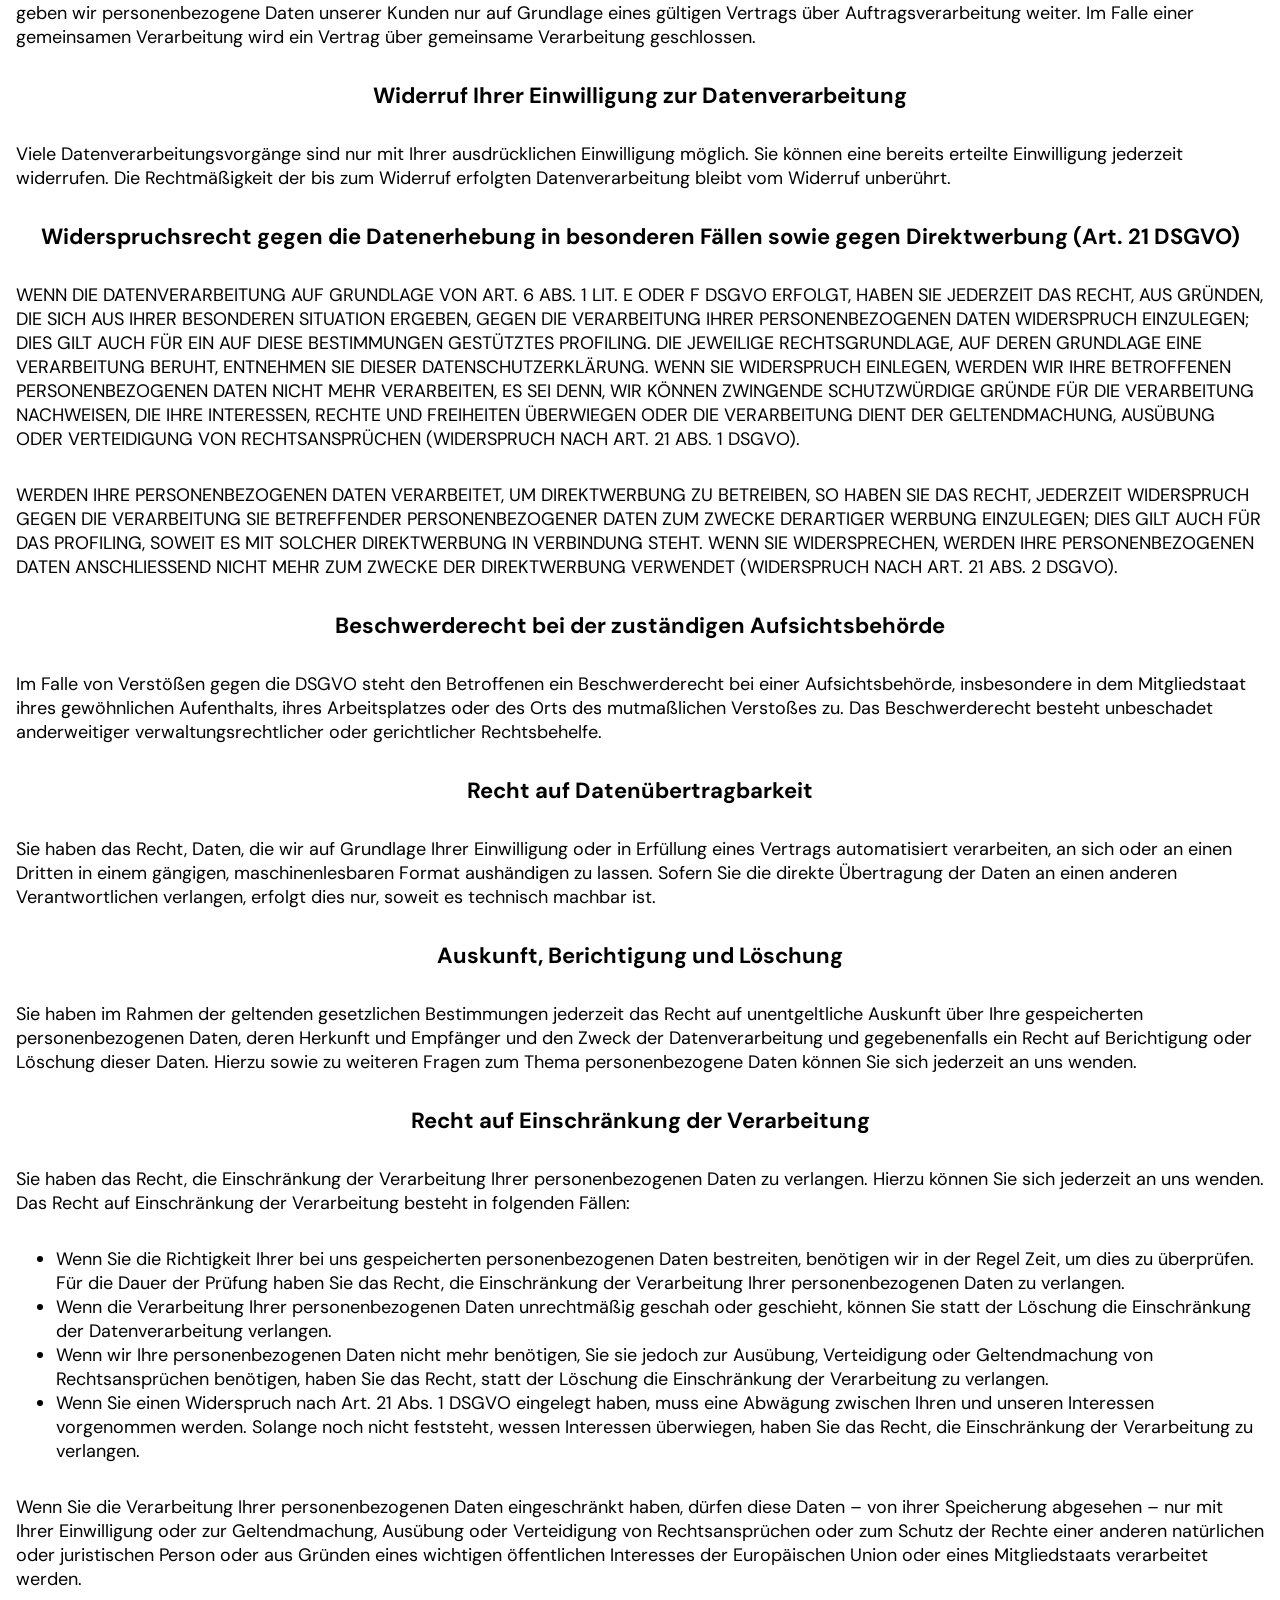
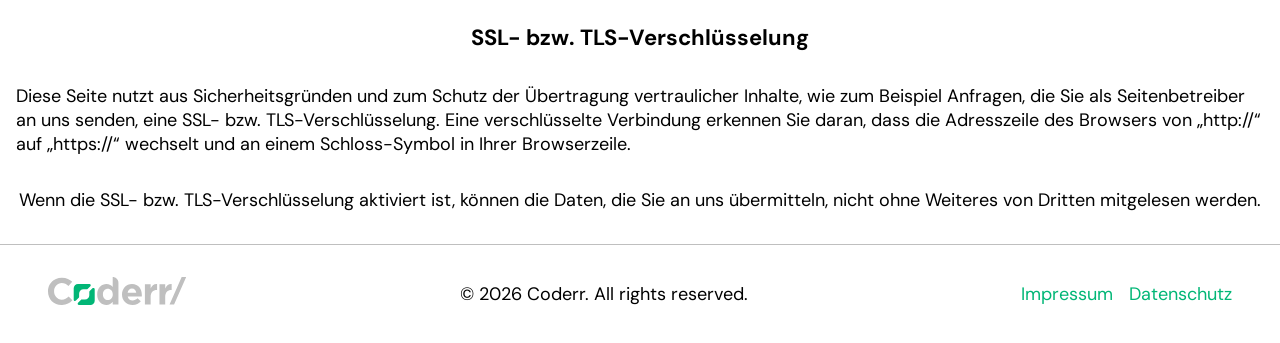
<file: privacy_policy.html>
<!doctype html>
<html lang="de">
  <head>
    <meta charset="UTF-8" />
    <meta name="viewport" content="width=device-width, initial-scale=1.0" />
    <title>Coderr/</title>
    <link rel="icon" type="image/png" href="./assets/logo/favicon.png" />

    <link rel="stylesheet" href="./shared/styles/variables.css" />
    <link rel="stylesheet" href="./shared/styles/standard.css" />
    <link rel="stylesheet" href="./shared/styles/form.css" />
    <link rel="stylesheet" href="./shared/styles/assets.css" />
    <link rel="stylesheet" href="./shared/styles/fonts.css" />
    <link rel="stylesheet" href="./shared/styles/header_footer.css" />
    <link rel="stylesheet" href="./styles/index.css" />

    <script src="./shared/scripts/redirect.js"></script>
    <script src="./shared/scripts/ui_helper.js"></script>

    <script src="./shared/scripts/config.js"></script>
    <script src="./shared/scripts/auth.js"></script>
    <script src="./shared/scripts/api.js"></script>
    <script src="./shared/scripts/user_crud.js"></script>
    <script src="./shared/scripts/template/header_template.js"></script>
    <script src="./shared/scripts/header.js"></script>
  </head>

  <body onload="setHeader(); getCopyrightYear()" onclick="closeAllOpenedElements()">
    <header class="main_header">
      <a class="logo" href="./index.html">
        <img src="./assets/logo/logo_coderr.svg" alt="" srcset="" />
      </a>

      <div
        id="head_content_right"
        class="d_flex_cc_gm head_content_right"
      ></div>
    </header>

    <main>
      <section class="d_flex_cc_gl f_d_c">
        <h1 class="font_prime_color">Datenschutz</h1>
        <h1>Datenschutzerklärung</h1>
        <h2>1. Datenschutz auf einen Blick</h2>
        <h3>Allgemeine Hinweise</h3>
        <p>
          Die folgenden Hinweise geben einen einfachen Überblick darüber, was
          mit Ihren personenbezogenen Daten passiert, wenn Sie diese Website
          besuchen. Personenbezogene Daten sind alle Daten, mit denen Sie
          persönlich identifiziert werden können. Ausführliche Informationen zum
          Thema Datenschutz entnehmen Sie unserer unter diesem Text aufgeführten
          Datenschutzerklärung.
        </p>

        <h3>Datenerfassung auf dieser Website</h3>
        <h3>
          Wer ist verantwortlich für die Datenerfassung auf dieser Website?
        </h3>
        <p>
          Die Datenverarbeitung auf dieser Website erfolgt durch den
          Websitebetreiber. Dessen Kontaktdaten können Sie dem Abschnitt
          „Hinweis zur verantwortlichen Stelle“ in dieser Datenschutzerklärung
          entnehmen.
        </p>

        <h3>Wie erfassen wir Ihre Daten?</h3>
        <p>
          Ihre Daten werden zum einen dadurch erhoben, dass Sie uns diese
          mitteilen. Hierbei kann es sich zum Beispiel um Daten handeln, die Sie
          in ein Kontaktformular eingeben.
        </p>
        <p>
          Andere Daten werden automatisch oder nach Ihrer Einwilligung beim
          Besuch der Website durch unsere IT-Systeme erfasst. Das sind vor allem
          technische Daten, zum Beispiel Internetbrowser, Betriebssystem oder
          Uhrzeit des Seitenaufrufs. Die Erfassung dieser Daten erfolgt
          automatisch, sobald Sie diese Website betreten.
        </p>

        <h3>Wofür nutzen wir Ihre Daten?</h3>
        <p>
          Ein Teil der Daten wird erhoben, um eine fehlerfreie Bereitstellung
          der Website zu gewährleisten. Andere Daten können zur Analyse Ihres
          Nutzerverhaltens verwendet werden. Sofern über die Website Verträge
          geschlossen oder angebahnt werden können, werden die übermittelten
          Daten auch für Vertragsangebote, Bestellungen oder sonstige
          Auftragsanfragen verarbeitet.
        </p>

        <h3>Welche Rechte haben Sie bezüglich Ihrer Daten?</h3>
        <p>
          Sie haben jederzeit das Recht, unentgeltlich Auskunft über Herkunft,
          Empfänger und Zweck Ihrer gespeicherten personenbezogenen Daten zu
          erhalten. Sie haben außerdem ein Recht, die Berichtigung oder Löschung
          dieser Daten zu verlangen. Wenn Sie eine Einwilligung zur
          Datenverarbeitung erteilt haben, können Sie diese Einwilligung
          jederzeit für die Zukunft widerrufen. Außerdem haben Sie das Recht,
          unter bestimmten Umständen die Einschränkung der Verarbeitung Ihrer
          personenbezogenen Daten zu verlangen. Des Weiteren steht Ihnen ein
          Beschwerderecht bei der zuständigen Aufsichtsbehörde zu.
        </p>
        <p>
          Hierzu sowie zu weiteren Fragen zum Thema Datenschutz können Sie sich
          jederzeit an uns wenden.
        </p>

        <h2>2. Hosting</h2>

        <h3>ALL-INKL</h3>
        <p>
          Anbieter ist ALL-INKL.COM – Neue Medien Münnich, Inh. René Münnich,
          Hauptstraße 68, 02742 Friedersdorf (nachfolgend „ALL-INKL“).
        </p>
        <p>
          Weitere Informationen finden Sie in der Datenschutzerklärung von
          ALL-INKL:
          <a
            href="https://all-inkl.com/datenschutzinformationen/"
            rel="noopener noreferrer"
            >https://all-inkl.com/datenschutzinformationen/</a
          >.
        </p>
        <p>
          Die Verwendung von ALL-INKL erfolgt auf Grundlage unseres berechtigten
          Interesses an einer möglichst zuverlässigen Darstellung unserer
          Website (Art. 6 Abs. 1 lit. f DSGVO). Ob und in welchem Umfang dieser
          Abschnitt für dein tatsächliches Hosting zutrifft, muss vor
          Veröffentlichung geprüft werden.
        </p>

        <h2>3. Allgemeine Hinweise und Pflichtinformationen</h2>
        <h3>Datenschutz</h3>
        <p>
          Die Betreiber dieser Seiten nehmen den Schutz Ihrer persönlichen Daten
          sehr ernst. Wir behandeln Ihre personenbezogenen Daten vertraulich und
          entsprechend den gesetzlichen Datenschutzvorschriften sowie dieser
          Datenschutzerklärung.
        </p>
        <p>
          Wenn Sie diese Website benutzen, werden verschiedene personenbezogene
          Daten erhoben. Personenbezogene Daten sind Daten, mit denen Sie
          persönlich identifiziert werden können. Die vorliegende
          Datenschutzerklärung erläutert, welche Daten wir erheben und wofür wir
          sie nutzen. Sie erläutert auch, wie und zu welchem Zweck das
          geschieht.
        </p>
        <p>
          Wir weisen darauf hin, dass die Datenübertragung im Internet, zum
          Beispiel bei der Kommunikation per E-Mail, Sicherheitslücken aufweisen
          kann. Ein lückenloser Schutz der Daten vor dem Zugriff durch Dritte
          ist nicht möglich.
        </p>

        <h3>Hinweis zur verantwortlichen Stelle</h3>
        <p>
          Die verantwortliche Stelle für die Datenverarbeitung auf dieser
          Website ist:
        </p>
        <address>
          <strong>Prathab Kumarakulasingam</strong><br />
          Mauchweg 18B<br />
          70439 Stuttgart<br />
          Telefon: +49 (0) 176 57759866<br />
          E-Mail:
          <a href="mailto:kontakt@prathab-kumar.de"
            >kontakt&#64;prathab-kumar.de</a
          >
        </address>
        <p>
          Verantwortliche Stelle ist die natürliche oder juristische Person, die
          allein oder gemeinsam mit anderen über die Zwecke und Mittel der
          Verarbeitung von personenbezogenen Daten, zum Beispiel Namen oder
          E-Mail-Adressen, entscheidet.
        </p>

        <h3>Speicherdauer</h3>
        <p>
          Soweit innerhalb dieser Datenschutzerklärung keine speziellere
          Speicherdauer genannt wurde, verbleiben Ihre personenbezogenen Daten
          bei uns, bis der Zweck für die Datenverarbeitung entfällt. Wenn Sie
          ein berechtigtes Löschersuchen geltend machen oder eine Einwilligung
          zur Datenverarbeitung widerrufen, werden Ihre Daten gelöscht, sofern
          wir keine anderen rechtlich zulässigen Gründe für die Speicherung
          Ihrer personenbezogenen Daten haben, zum Beispiel steuer- oder
          handelsrechtliche Aufbewahrungsfristen. Im letztgenannten Fall erfolgt
          die Löschung nach Fortfall dieser Gründe.
        </p>

        <h3>
          Allgemeine Hinweise zu den Rechtsgrundlagen der Datenverarbeitung auf
          dieser Website
        </h3>
        <p>
          Sofern Sie in die Datenverarbeitung eingewilligt haben, verarbeiten
          wir Ihre personenbezogenen Daten auf Grundlage von Art. 6 Abs. 1 lit.
          a DSGVO beziehungsweise Art. 9 Abs. 2 lit. a DSGVO, sofern besondere
          Datenkategorien nach Art. 9 Abs. 1 DSGVO verarbeitet werden. Im Falle
          einer ausdrücklichen Einwilligung in die Übertragung personenbezogener
          Daten in Drittstaaten erfolgt die Datenverarbeitung außerdem auf
          Grundlage von Art. 49 Abs. 1 lit. a DSGVO.
        </p>
        <p>
          Sofern Sie in die Speicherung von Cookies oder in den Zugriff auf
          Informationen in Ihr Endgerät, zum Beispiel via Device-Fingerprinting,
          eingewilligt haben, erfolgt die Datenverarbeitung zusätzlich auf
          Grundlage von § 25 Abs. 1 TDDDG. Die Einwilligung ist jederzeit
          widerrufbar. Sind Ihre Daten zur Vertragserfüllung oder zur
          Durchführung vorvertraglicher Maßnahmen erforderlich, verarbeiten wir
          Ihre Daten auf Grundlage des Art. 6 Abs. 1 lit. b DSGVO. Des Weiteren
          verarbeiten wir Ihre Daten, sofern diese zur Erfüllung einer
          rechtlichen Verpflichtung erforderlich sind, auf Grundlage des Art. 6
          Abs. 1 lit. c DSGVO. Die Datenverarbeitung kann ferner auf Grundlage
          unseres berechtigten Interesses nach Art. 6 Abs. 1 lit. f DSGVO
          erfolgen. Über die jeweils im Einzelfall einschlägigen
          Rechtsgrundlagen wird in den folgenden Absätzen dieser
          Datenschutzerklärung informiert.
        </p>

        <h3>Empfänger von personenbezogenen Daten</h3>
        <p>
          Im Rahmen unserer Geschäftstätigkeit arbeiten wir mit verschiedenen
          externen Stellen zusammen. Dabei ist teilweise auch eine Übermittlung
          von personenbezogenen Daten an diese externen Stellen erforderlich.
          Wir geben personenbezogene Daten nur dann an externe Stellen weiter,
          wenn dies im Rahmen einer Vertragserfüllung erforderlich ist, wenn wir
          gesetzlich hierzu verpflichtet sind, wenn wir ein berechtigtes
          Interesse nach Art. 6 Abs. 1 lit. f DSGVO an der Weitergabe haben oder
          wenn eine sonstige Rechtsgrundlage die Datenweitergabe erlaubt. Beim
          Einsatz von Auftragsverarbeitern geben wir personenbezogene Daten
          unserer Kunden nur auf Grundlage eines gültigen Vertrags über
          Auftragsverarbeitung weiter. Im Falle einer gemeinsamen Verarbeitung
          wird ein Vertrag über gemeinsame Verarbeitung geschlossen.
        </p>

        <h3>Widerruf Ihrer Einwilligung zur Datenverarbeitung</h3>
        <p>
          Viele Datenverarbeitungsvorgänge sind nur mit Ihrer ausdrücklichen
          Einwilligung möglich. Sie können eine bereits erteilte Einwilligung
          jederzeit widerrufen. Die Rechtmäßigkeit der bis zum Widerruf
          erfolgten Datenverarbeitung bleibt vom Widerruf unberührt.
        </p>

        <h3>
          Widerspruchsrecht gegen die Datenerhebung in besonderen Fällen sowie
          gegen Direktwerbung (Art. 21 DSGVO)
        </h3>
        <p>
          WENN DIE DATENVERARBEITUNG AUF GRUNDLAGE VON ART. 6 ABS. 1 LIT. E ODER
          F DSGVO ERFOLGT, HABEN SIE JEDERZEIT DAS RECHT, AUS GRÜNDEN, DIE SICH
          AUS IHRER BESONDEREN SITUATION ERGEBEN, GEGEN DIE VERARBEITUNG IHRER
          PERSONENBEZOGENEN DATEN WIDERSPRUCH EINZULEGEN; DIES GILT AUCH FÜR EIN
          AUF DIESE BESTIMMUNGEN GESTÜTZTES PROFILING. DIE JEWEILIGE
          RECHTSGRUNDLAGE, AUF DEREN GRUNDLAGE EINE VERARBEITUNG BERUHT,
          ENTNEHMEN SIE DIESER DATENSCHUTZERKLÄRUNG. WENN SIE WIDERSPRUCH
          EINLEGEN, WERDEN WIR IHRE BETROFFENEN PERSONENBEZOGENEN DATEN NICHT
          MEHR VERARBEITEN, ES SEI DENN, WIR KÖNNEN ZWINGENDE SCHUTZWÜRDIGE
          GRÜNDE FÜR DIE VERARBEITUNG NACHWEISEN, DIE IHRE INTERESSEN, RECHTE
          UND FREIHEITEN ÜBERWIEGEN ODER DIE VERARBEITUNG DIENT DER
          GELTENDMACHUNG, AUSÜBUNG ODER VERTEIDIGUNG VON RECHTSANSPRÜCHEN
          (WIDERSPRUCH NACH ART. 21 ABS. 1 DSGVO).
        </p>
        <p>
          WERDEN IHRE PERSONENBEZOGENEN DATEN VERARBEITET, UM DIREKTWERBUNG ZU
          BETREIBEN, SO HABEN SIE DAS RECHT, JEDERZEIT WIDERSPRUCH GEGEN DIE
          VERARBEITUNG SIE BETREFFENDER PERSONENBEZOGENER DATEN ZUM ZWECKE
          DERARTIGER WERBUNG EINZULEGEN; DIES GILT AUCH FÜR DAS PROFILING,
          SOWEIT ES MIT SOLCHER DIREKTWERBUNG IN VERBINDUNG STEHT. WENN SIE
          WIDERSPRECHEN, WERDEN IHRE PERSONENBEZOGENEN DATEN ANSCHLIESSEND NICHT
          MEHR ZUM ZWECKE DER DIREKTWERBUNG VERWENDET (WIDERSPRUCH NACH ART. 21
          ABS. 2 DSGVO).
        </p>

        <h3>Beschwerderecht bei der zuständigen Aufsichtsbehörde</h3>
        <p>
          Im Falle von Verstößen gegen die DSGVO steht den Betroffenen ein
          Beschwerderecht bei einer Aufsichtsbehörde, insbesondere in dem
          Mitgliedstaat ihres gewöhnlichen Aufenthalts, ihres Arbeitsplatzes
          oder des Orts des mutmaßlichen Verstoßes zu. Das Beschwerderecht
          besteht unbeschadet anderweitiger verwaltungsrechtlicher oder
          gerichtlicher Rechtsbehelfe.
        </p>

        <h3>Recht auf Datenübertragbarkeit</h3>
        <p>
          Sie haben das Recht, Daten, die wir auf Grundlage Ihrer Einwilligung
          oder in Erfüllung eines Vertrags automatisiert verarbeiten, an sich
          oder an einen Dritten in einem gängigen, maschinenlesbaren Format
          aushändigen zu lassen. Sofern Sie die direkte Übertragung der Daten an
          einen anderen Verantwortlichen verlangen, erfolgt dies nur, soweit es
          technisch machbar ist.
        </p>

        <h3>Auskunft, Berichtigung und Löschung</h3>
        <p>
          Sie haben im Rahmen der geltenden gesetzlichen Bestimmungen jederzeit
          das Recht auf unentgeltliche Auskunft über Ihre gespeicherten
          personenbezogenen Daten, deren Herkunft und Empfänger und den Zweck
          der Datenverarbeitung und gegebenenfalls ein Recht auf Berichtigung
          oder Löschung dieser Daten. Hierzu sowie zu weiteren Fragen zum Thema
          personenbezogene Daten können Sie sich jederzeit an uns wenden.
        </p>

        <h3>Recht auf Einschränkung der Verarbeitung</h3>
        <p>
          Sie haben das Recht, die Einschränkung der Verarbeitung Ihrer
          personenbezogenen Daten zu verlangen. Hierzu können Sie sich jederzeit
          an uns wenden. Das Recht auf Einschränkung der Verarbeitung besteht in
          folgenden Fällen:
        </p>
        <ul>
          <li>
            Wenn Sie die Richtigkeit Ihrer bei uns gespeicherten
            personenbezogenen Daten bestreiten, benötigen wir in der Regel Zeit,
            um dies zu überprüfen. Für die Dauer der Prüfung haben Sie das
            Recht, die Einschränkung der Verarbeitung Ihrer personenbezogenen
            Daten zu verlangen.
          </li>
          <li>
            Wenn die Verarbeitung Ihrer personenbezogenen Daten unrechtmäßig
            geschah oder geschieht, können Sie statt der Löschung die
            Einschränkung der Datenverarbeitung verlangen.
          </li>
          <li>
            Wenn wir Ihre personenbezogenen Daten nicht mehr benötigen, Sie sie
            jedoch zur Ausübung, Verteidigung oder Geltendmachung von
            Rechtsansprüchen benötigen, haben Sie das Recht, statt der Löschung
            die Einschränkung der Verarbeitung zu verlangen.
          </li>
          <li>
            Wenn Sie einen Widerspruch nach Art. 21 Abs. 1 DSGVO eingelegt
            haben, muss eine Abwägung zwischen Ihren und unseren Interessen
            vorgenommen werden. Solange noch nicht feststeht, wessen Interessen
            überwiegen, haben Sie das Recht, die Einschränkung der Verarbeitung
            zu verlangen.
          </li>
        </ul>
        <p>
          Wenn Sie die Verarbeitung Ihrer personenbezogenen Daten eingeschränkt
          haben, dürfen diese Daten – von ihrer Speicherung abgesehen – nur mit
          Ihrer Einwilligung oder zur Geltendmachung, Ausübung oder Verteidigung
          von Rechtsansprüchen oder zum Schutz der Rechte einer anderen
          natürlichen oder juristischen Person oder aus Gründen eines wichtigen
          öffentlichen Interesses der Europäischen Union oder eines
          Mitgliedstaats verarbeitet werden.
        </p>

        <h3>SSL- bzw. TLS-Verschlüsselung</h3>
        <p>
          Diese Seite nutzt aus Sicherheitsgründen und zum Schutz der
          Übertragung vertraulicher Inhalte, wie zum Beispiel Anfragen, die Sie
          als Seitenbetreiber an uns senden, eine SSL- bzw. TLS-Verschlüsselung.
          Eine verschlüsselte Verbindung erkennen Sie daran, dass die
          Adresszeile des Browsers von „http://“ auf „https://“ wechselt und an
          einem Schloss-Symbol in Ihrer Browserzeile.
        </p>
        <p>
          Wenn die SSL- bzw. TLS-Verschlüsselung aktiviert ist, können die
          Daten, die Sie an uns übermitteln, nicht ohne Weiteres von Dritten
          mitgelesen werden.
        </p>
      </section>
    </main>
    <footer class="main_footer pad_l">
      <a class="logo" href="./index.html">
        <img src="./assets/logo/logo_coderr_light.svg" alt="" srcset="" />
      </a>
      <p>© <span id="copyright_year"></span> Coderr. All rights reserved.</p>
      <div class="d_flex_cc_gm">
        <a class="link" href="./imprint.html">Impressum</a>
        <a class="link" href="./privacy_policy.html">Datenschutz</a>
      </div>
    </footer>
  </body>
</html>
</file>
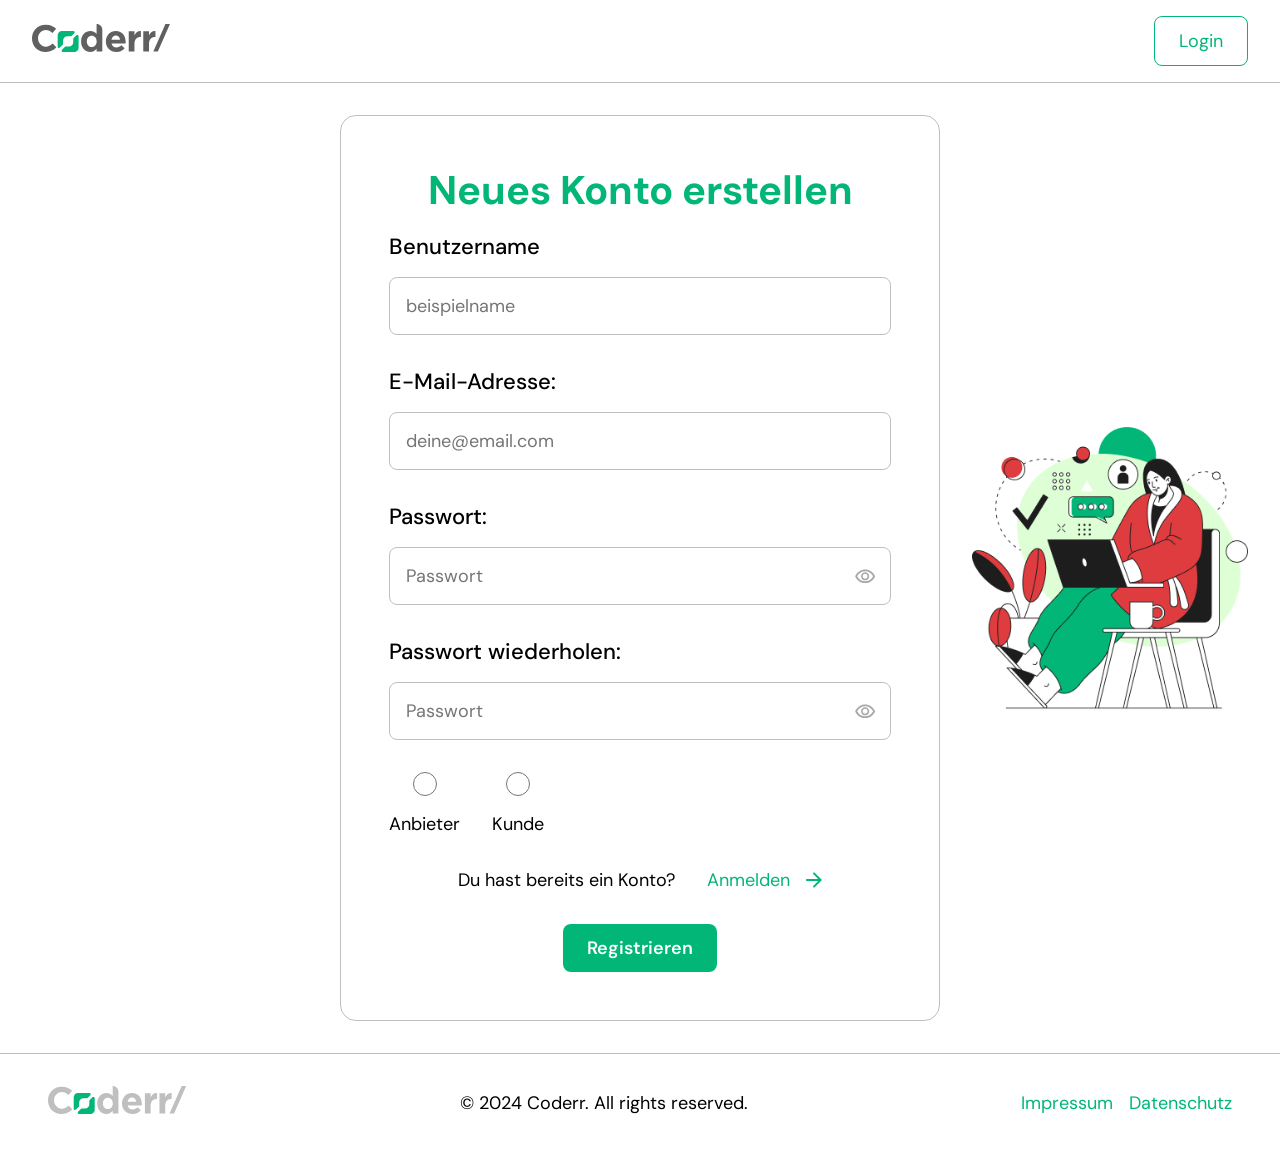
<file: registration.html>
<!DOCTYPE html>
<html lang="de">

<head>
    <meta charset="UTF-8">
    <meta name="viewport" content="width=device-width, initial-scale=1.0">
    <title>Coderr/</title>
    <link rel="icon" type="image/png" href="./assets/logo/favicon.png" />

    <link rel="stylesheet" href="./shared/styles/variables.css">
    <link rel="stylesheet" href="./shared/styles/standard.css">
    <link rel="stylesheet" href="./shared/styles/form.css">
    <link rel="stylesheet" href="./shared/styles/assets.css">
    <link rel="stylesheet" href="./shared/styles/fonts.css">
    <link rel="stylesheet" href="./shared/styles/header_footer.css">
    <link rel="stylesheet" href="./styles/registration.css">

    <script src="./shared/scripts/config.js"></script>
    <script src="./shared/scripts/api.js"></script>
    <script src="./shared/scripts/redirect.js"></script> 
    <script src="./shared/scripts/ui_helper.js"></script>
    <script src="./shared/scripts/form_helper.js"></script>
    <script src="./shared/scripts/auth.js"></script>
    
    <script src="./shared/scripts/template/header_template.js"></script>
    <script src="./shared/scripts/header.js"></script>

    <script src="./scripts/registration.js"></script>
</head>

<body onload="checkAuth()"  onclick="closeAllOpenedElements()">
    <header class="main_header">

        <a class="logo" href="./index.html">
            <img src="./assets/logo/logo_coderr.svg" alt="" srcset="">
        </a>
        <div id="head_content_right" class="d_flex_cc_gm head_content_right">
                <a href="./login.html" class="std_btn btn_secondary pad_s ">Login</a>
        </div>
    </header>

    <main class="d_flex_cc_gm" onload="setHeader()">
        <img class="registration_img" src="./assets/img/registration_img.png" alt="" srcset="">
        <section class="small_form std_form d_flex_cc_gm f_d_c">
            <h1 class="font_prime_color">Neues Konto erstellen</h1>
            <form onsubmit="registerSubmit(event); " class="std_form d_flex_cs_gl f_d_c">

                <div class="form_group">
                    <label for="username">Benutzername</label>
                    <input value="" placeholder="beispielname" type="text" id="username" name="username" class="input_field" autocomplete="off"
                        required>
                </div>
                <div class="form_group">
                    <label for="email">E-Mail-Adresse:</label>
                    <input value="" placeholder="deine@email.com" type="email" id="email" name="email" class="input_field" autocomplete="off"
                        required>
                </div>
                <div class="form_group">
                    <label for="password">Passwort:</label>
                    <div class="pos_rel">
                        <input value="" placeholder="Passwort" type="password" id="password" name="password" class="input_field"
                        required>
                        <div onclick="togglePassword(this)" class="password_eye">
                            <img src="./assets/icons/visibility.svg" alt="" srcset="">
                        </div>
                    </div>
                </div>
                <div class="form_group">
                    <label for="repeated_password">Passwort wiederholen:</label>
                    <div class="pos_rel">
                        <input value="" placeholder="Passwort" type="password" id="repeated_password" name="repeated_password"
                        class="input_field" required>
                        <div onclick="togglePassword(this)" class="password_eye">
                            <img src="./assets/icons/visibility.svg" alt="" srcset="">
                        </div>
                    </div>
                </div>
                <div class="d_flex_cs_gl">
                    <div class="form_group d_flex_cc_gm">
                        <input type="radio" name="type" id="business" value="business" required>
                        <label for="business">Anbieter</label>
                    </div>
                    <div class="form_group d_flex_cc_gm">
                        <input type="radio" name="type" id="customer" value="customer" required>
                        <label for="customer">Kunde</label>
                    </div>
                </div>

                </div>
                <div class="d_flex_cc_gl w_full f_d_r_resp_c">
                    <p>Du hast bereits ein Konto?</p>
                    <a href="./login.html" class="link d_flex_cc_gm">
                        Anmelden
                        <img src="./assets/icons/arrow_forward.svg" alt="" srcset="">
                    </a>
                </div>
                <div class="d_flex_cc_gl w_full">
                    <button type="submit" class="std_btn btn_prime pad_s">Registrieren</button>
                </div>
            </form>
        </section>
    </main>
    <footer class="main_footer pad_l">
        <a class="logo" href="./index.html">
            <img src="./assets/logo/logo_coderr_light.svg" alt="" srcset="">
        </a>
        <p>© 2024 Coderr. All rights reserved.</p>
        <div class="d_flex_cc_gm">
            <a class="link" href="./imprint.html">Impressum</a>
            <a class="link" href="./privacy_policy.html">Datenschutz</a>
        </div>
    </footer>


</body>

</html>
</file>
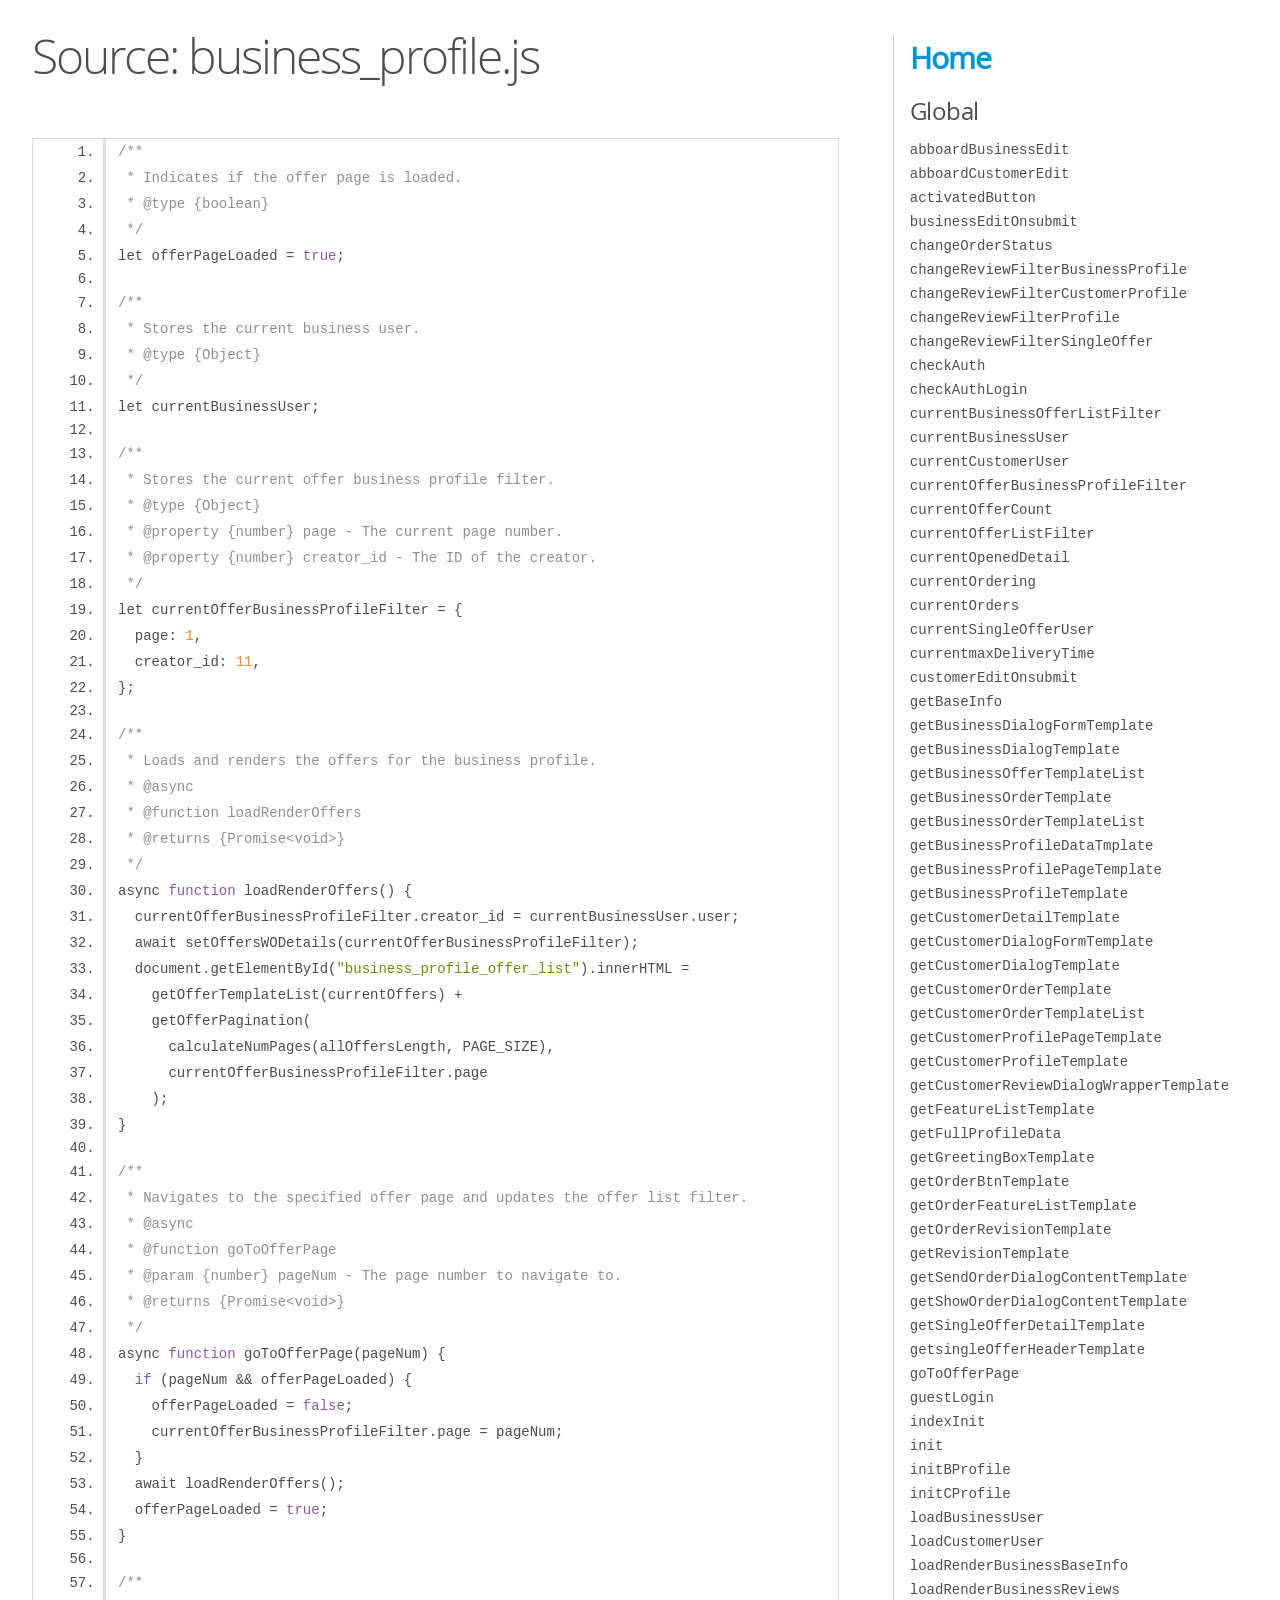
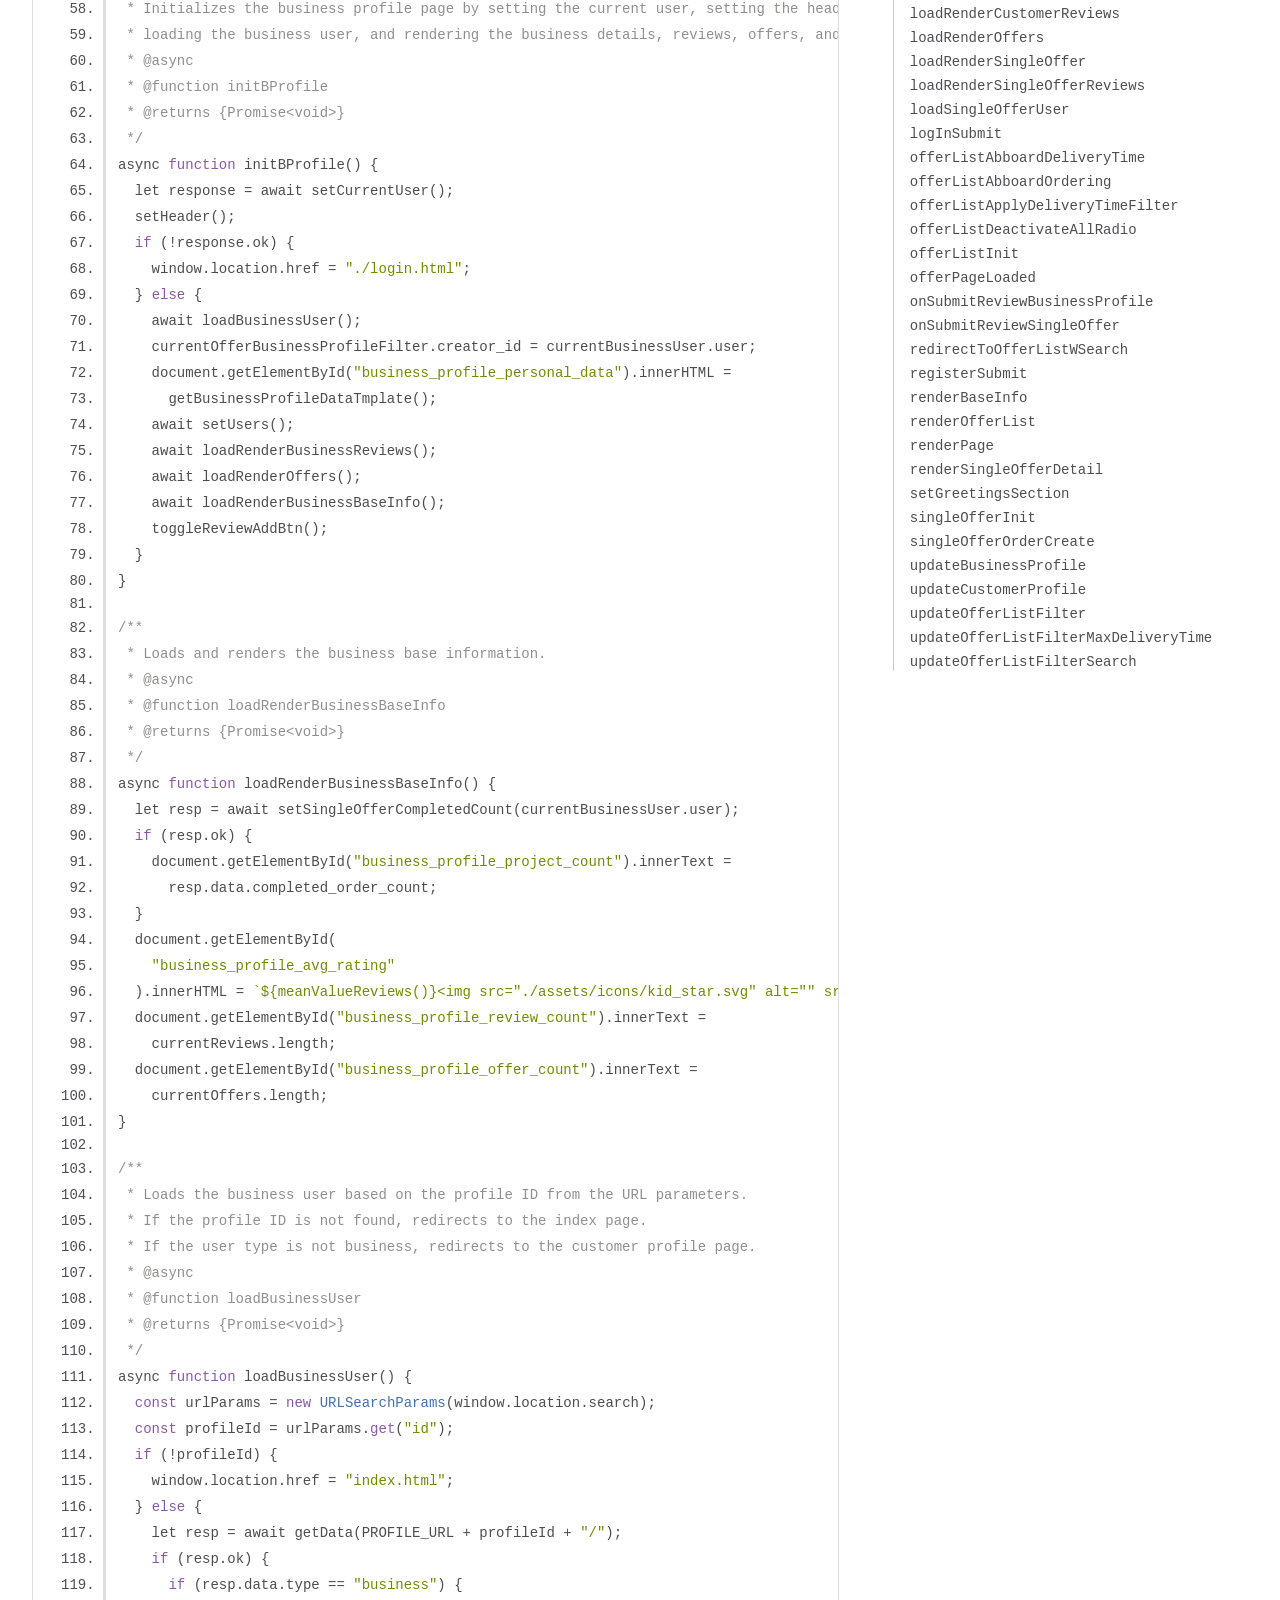
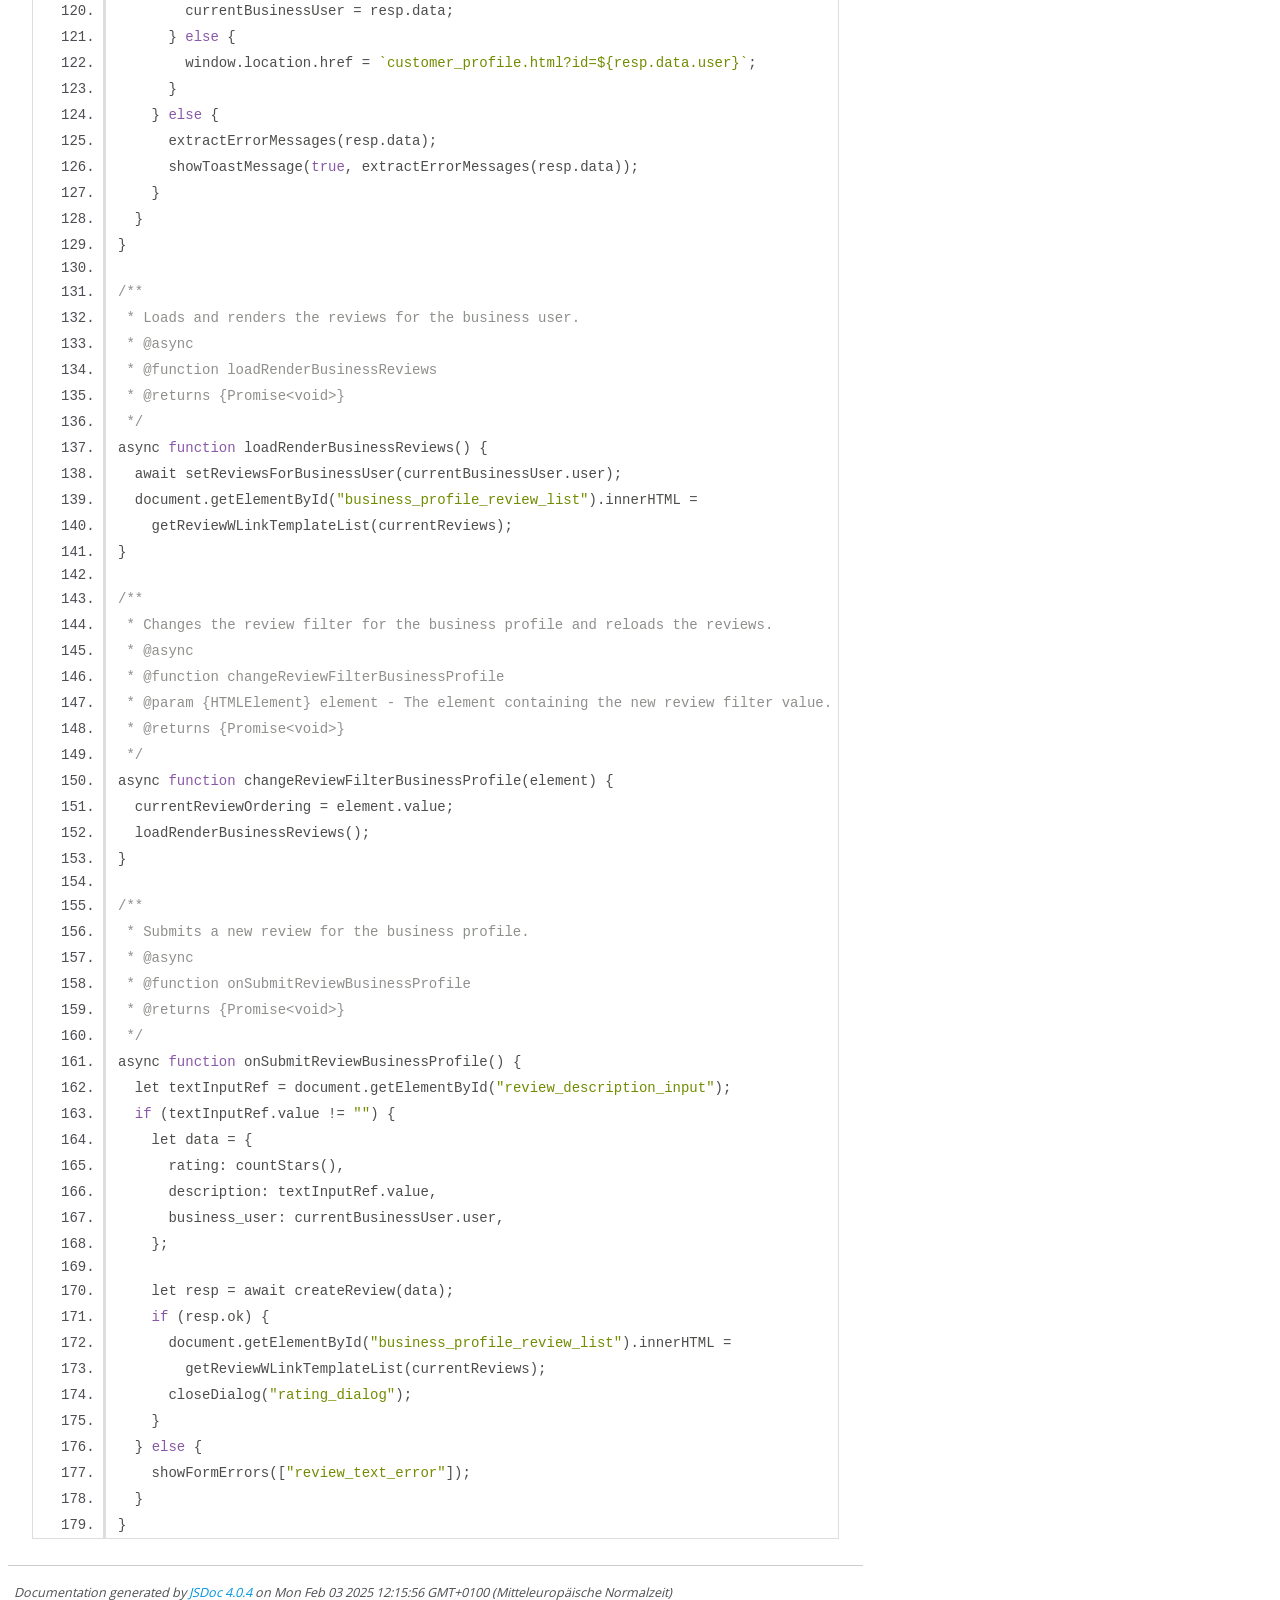
<file: scripts/docs/business_profile.js.html>
<!DOCTYPE html>
<html lang="en">
<head>
    <meta charset="utf-8">
    <title>JSDoc: Source: business_profile.js</title>

    <script src="scripts/prettify/prettify.js"> </script>
    <script src="scripts/prettify/lang-css.js"> </script>
    <!--[if lt IE 9]>
      <script src="//html5shiv.googlecode.com/svn/trunk/html5.js"></script>
    <![endif]-->
    <link type="text/css" rel="stylesheet" href="styles/prettify-tomorrow.css">
    <link type="text/css" rel="stylesheet" href="styles/jsdoc-default.css">
</head>

<body>

<div id="main">

    <h1 class="page-title">Source: business_profile.js</h1>

    



    
    <section>
        <article>
            <pre class="prettyprint source linenums"><code>/**
 * Indicates if the offer page is loaded.
 * @type {boolean}
 */
let offerPageLoaded = true;

/**
 * Stores the current business user.
 * @type {Object}
 */
let currentBusinessUser;

/**
 * Stores the current offer business profile filter.
 * @type {Object}
 * @property {number} page - The current page number.
 * @property {number} creator_id - The ID of the creator.
 */
let currentOfferBusinessProfileFilter = {
  page: 1,
  creator_id: 11,
};

/**
 * Loads and renders the offers for the business profile.
 * @async
 * @function loadRenderOffers
 * @returns {Promise&lt;void>}
 */
async function loadRenderOffers() {
  currentOfferBusinessProfileFilter.creator_id = currentBusinessUser.user;
  await setOffersWODetails(currentOfferBusinessProfileFilter);
  document.getElementById("business_profile_offer_list").innerHTML =
    getOfferTemplateList(currentOffers) +
    getOfferPagination(
      calculateNumPages(allOffersLength, PAGE_SIZE),
      currentOfferBusinessProfileFilter.page
    );
}

/**
 * Navigates to the specified offer page and updates the offer list filter.
 * @async
 * @function goToOfferPage
 * @param {number} pageNum - The page number to navigate to.
 * @returns {Promise&lt;void>}
 */
async function goToOfferPage(pageNum) {
  if (pageNum &amp;&amp; offerPageLoaded) {
    offerPageLoaded = false;
    currentOfferBusinessProfileFilter.page = pageNum;
  }
  await loadRenderOffers();
  offerPageLoaded = true;
}

/**
 * Initializes the business profile page by setting the current user, setting the header,
 * loading the business user, and rendering the business details, reviews, offers, and base info.
 * @async
 * @function initBProfile
 * @returns {Promise&lt;void>}
 */
async function initBProfile() {
  let response = await setCurrentUser();
  setHeader();
  if (!response.ok) {
    window.location.href = "./login.html";
  } else {
    await loadBusinessUser();
    currentOfferBusinessProfileFilter.creator_id = currentBusinessUser.user;
    document.getElementById("business_profile_personal_data").innerHTML =
      getBusinessProfileDataTmplate();
    await setUsers();
    await loadRenderBusinessReviews();
    await loadRenderOffers();
    await loadRenderBusinessBaseInfo();
    toggleReviewAddBtn();
  }
}

/**
 * Loads and renders the business base information.
 * @async
 * @function loadRenderBusinessBaseInfo
 * @returns {Promise&lt;void>}
 */
async function loadRenderBusinessBaseInfo() {
  let resp = await setSingleOfferCompletedCount(currentBusinessUser.user);
  if (resp.ok) {
    document.getElementById("business_profile_project_count").innerText =
      resp.data.completed_order_count;
  }
  document.getElementById(
    "business_profile_avg_rating"
  ).innerHTML = `${meanValueReviews()}&lt;img src="./assets/icons/kid_star.svg" alt="" srcset="">`;
  document.getElementById("business_profile_review_count").innerText =
    currentReviews.length;
  document.getElementById("business_profile_offer_count").innerText =
    currentOffers.length;
}

/**
 * Loads the business user based on the profile ID from the URL parameters.
 * If the profile ID is not found, redirects to the index page.
 * If the user type is not business, redirects to the customer profile page.
 * @async
 * @function loadBusinessUser
 * @returns {Promise&lt;void>}
 */
async function loadBusinessUser() {
  const urlParams = new URLSearchParams(window.location.search);
  const profileId = urlParams.get("id");
  if (!profileId) {
    window.location.href = "index.html";
  } else {
    let resp = await getData(PROFILE_URL + profileId + "/");
    if (resp.ok) {
      if (resp.data.type == "business") {
        currentBusinessUser = resp.data;
      } else {
        window.location.href = `customer_profile.html?id=${resp.data.user}`;
      }
    } else {
      extractErrorMessages(resp.data);
      showToastMessage(true, extractErrorMessages(resp.data));
    }
  }
}

/**
 * Loads and renders the reviews for the business user.
 * @async
 * @function loadRenderBusinessReviews
 * @returns {Promise&lt;void>}
 */
async function loadRenderBusinessReviews() {
  await setReviewsForBusinessUser(currentBusinessUser.user);
  document.getElementById("business_profile_review_list").innerHTML =
    getReviewWLinkTemplateList(currentReviews);
}

/**
 * Changes the review filter for the business profile and reloads the reviews.
 * @async
 * @function changeReviewFilterBusinessProfile
 * @param {HTMLElement} element - The element containing the new review filter value.
 * @returns {Promise&lt;void>}
 */
async function changeReviewFilterBusinessProfile(element) {
  currentReviewOrdering = element.value;
  loadRenderBusinessReviews();
}

/**
 * Submits a new review for the business profile.
 * @async
 * @function onSubmitReviewBusinessProfile
 * @returns {Promise&lt;void>}
 */
async function onSubmitReviewBusinessProfile() {
  let textInputRef = document.getElementById("review_description_input");
  if (textInputRef.value != "") {
    let data = {
      rating: countStars(),
      description: textInputRef.value,
      business_user: currentBusinessUser.user,
    };

    let resp = await createReview(data);
    if (resp.ok) {
      document.getElementById("business_profile_review_list").innerHTML =
        getReviewWLinkTemplateList(currentReviews);
      closeDialog("rating_dialog");
    }
  } else {
    showFormErrors(["review_text_error"]);
  }
}
</code></pre>
        </article>
    </section>




</div>

<nav>
    <h2><a href="index.html">Home</a></h2><h3>Global</h3><ul><li><a href="global.html#abboardBusinessEdit">abboardBusinessEdit</a></li><li><a href="global.html#abboardCustomerEdit">abboardCustomerEdit</a></li><li><a href="global.html#activatedButton">activatedButton</a></li><li><a href="global.html#businessEditOnsubmit">businessEditOnsubmit</a></li><li><a href="global.html#changeOrderStatus">changeOrderStatus</a></li><li><a href="global.html#changeReviewFilterBusinessProfile">changeReviewFilterBusinessProfile</a></li><li><a href="global.html#changeReviewFilterCustomerProfile">changeReviewFilterCustomerProfile</a></li><li><a href="global.html#changeReviewFilterProfile">changeReviewFilterProfile</a></li><li><a href="global.html#changeReviewFilterSingleOffer">changeReviewFilterSingleOffer</a></li><li><a href="global.html#checkAuth">checkAuth</a></li><li><a href="global.html#checkAuthLogin">checkAuthLogin</a></li><li><a href="global.html#currentBusinessOfferListFilter">currentBusinessOfferListFilter</a></li><li><a href="global.html#currentBusinessUser">currentBusinessUser</a></li><li><a href="global.html#currentCustomerUser">currentCustomerUser</a></li><li><a href="global.html#currentOfferBusinessProfileFilter">currentOfferBusinessProfileFilter</a></li><li><a href="global.html#currentOfferCount">currentOfferCount</a></li><li><a href="global.html#currentOfferListFilter">currentOfferListFilter</a></li><li><a href="global.html#currentOpenedDetail">currentOpenedDetail</a></li><li><a href="global.html#currentOrdering">currentOrdering</a></li><li><a href="global.html#currentOrders">currentOrders</a></li><li><a href="global.html#currentSingleOfferUser">currentSingleOfferUser</a></li><li><a href="global.html#currentmaxDeliveryTime">currentmaxDeliveryTime</a></li><li><a href="global.html#customerEditOnsubmit">customerEditOnsubmit</a></li><li><a href="global.html#getBaseInfo">getBaseInfo</a></li><li><a href="global.html#getBusinessDialogFormTemplate">getBusinessDialogFormTemplate</a></li><li><a href="global.html#getBusinessDialogTemplate">getBusinessDialogTemplate</a></li><li><a href="global.html#getBusinessOfferTemplateList">getBusinessOfferTemplateList</a></li><li><a href="global.html#getBusinessOrderTemplate">getBusinessOrderTemplate</a></li><li><a href="global.html#getBusinessOrderTemplateList">getBusinessOrderTemplateList</a></li><li><a href="global.html#getBusinessProfileDataTmplate">getBusinessProfileDataTmplate</a></li><li><a href="global.html#getBusinessProfilePageTemplate">getBusinessProfilePageTemplate</a></li><li><a href="global.html#getBusinessProfileTemplate">getBusinessProfileTemplate</a></li><li><a href="global.html#getCustomerDetailTemplate">getCustomerDetailTemplate</a></li><li><a href="global.html#getCustomerDialogFormTemplate">getCustomerDialogFormTemplate</a></li><li><a href="global.html#getCustomerDialogTemplate">getCustomerDialogTemplate</a></li><li><a href="global.html#getCustomerOrderTemplate">getCustomerOrderTemplate</a></li><li><a href="global.html#getCustomerOrderTemplateList">getCustomerOrderTemplateList</a></li><li><a href="global.html#getCustomerProfilePageTemplate">getCustomerProfilePageTemplate</a></li><li><a href="global.html#getCustomerProfileTemplate">getCustomerProfileTemplate</a></li><li><a href="global.html#getCustomerReviewDialogWrapperTemplate">getCustomerReviewDialogWrapperTemplate</a></li><li><a href="global.html#getFeatureListTemplate">getFeatureListTemplate</a></li><li><a href="global.html#getFullProfileData">getFullProfileData</a></li><li><a href="global.html#getGreetingBoxTemplate">getGreetingBoxTemplate</a></li><li><a href="global.html#getOrderBtnTemplate">getOrderBtnTemplate</a></li><li><a href="global.html#getOrderFeatureListTemplate">getOrderFeatureListTemplate</a></li><li><a href="global.html#getOrderRevisionTemplate">getOrderRevisionTemplate</a></li><li><a href="global.html#getRevisionTemplate">getRevisionTemplate</a></li><li><a href="global.html#getSendOrderDialogContentTemplate">getSendOrderDialogContentTemplate</a></li><li><a href="global.html#getShowOrderDialogContentTemplate">getShowOrderDialogContentTemplate</a></li><li><a href="global.html#getSingleOfferDetailTemplate">getSingleOfferDetailTemplate</a></li><li><a href="global.html#getsingleOfferHeaderTemplate">getsingleOfferHeaderTemplate</a></li><li><a href="global.html#goToOfferPage">goToOfferPage</a></li><li><a href="global.html#guestLogin">guestLogin</a></li><li><a href="global.html#indexInit">indexInit</a></li><li><a href="global.html#init">init</a></li><li><a href="global.html#initBProfile">initBProfile</a></li><li><a href="global.html#initCProfile">initCProfile</a></li><li><a href="global.html#loadBusinessUser">loadBusinessUser</a></li><li><a href="global.html#loadCustomerUser">loadCustomerUser</a></li><li><a href="global.html#loadRenderBusinessBaseInfo">loadRenderBusinessBaseInfo</a></li><li><a href="global.html#loadRenderBusinessReviews">loadRenderBusinessReviews</a></li><li><a href="global.html#loadRenderCustomerReviews">loadRenderCustomerReviews</a></li><li><a href="global.html#loadRenderOffers">loadRenderOffers</a></li><li><a href="global.html#loadRenderSingleOffer">loadRenderSingleOffer</a></li><li><a href="global.html#loadRenderSingleOfferReviews">loadRenderSingleOfferReviews</a></li><li><a href="global.html#loadSingleOfferUser">loadSingleOfferUser</a></li><li><a href="global.html#logInSubmit">logInSubmit</a></li><li><a href="global.html#offerListAbboardDeliveryTime">offerListAbboardDeliveryTime</a></li><li><a href="global.html#offerListAbboardOrdering">offerListAbboardOrdering</a></li><li><a href="global.html#offerListApplyDeliveryTimeFilter">offerListApplyDeliveryTimeFilter</a></li><li><a href="global.html#offerListDeactivateAllRadio">offerListDeactivateAllRadio</a></li><li><a href="global.html#offerListInit">offerListInit</a></li><li><a href="global.html#offerPageLoaded">offerPageLoaded</a></li><li><a href="global.html#onSubmitReviewBusinessProfile">onSubmitReviewBusinessProfile</a></li><li><a href="global.html#onSubmitReviewSingleOffer">onSubmitReviewSingleOffer</a></li><li><a href="global.html#redirectToOfferListWSearch">redirectToOfferListWSearch</a></li><li><a href="global.html#registerSubmit">registerSubmit</a></li><li><a href="global.html#renderBaseInfo">renderBaseInfo</a></li><li><a href="global.html#renderOfferList">renderOfferList</a></li><li><a href="global.html#renderPage">renderPage</a></li><li><a href="global.html#renderSingleOfferDetail">renderSingleOfferDetail</a></li><li><a href="global.html#setGreetingsSection">setGreetingsSection</a></li><li><a href="global.html#singleOfferInit">singleOfferInit</a></li><li><a href="global.html#singleOfferOrderCreate">singleOfferOrderCreate</a></li><li><a href="global.html#updateBusinessProfile">updateBusinessProfile</a></li><li><a href="global.html#updateCustomerProfile">updateCustomerProfile</a></li><li><a href="global.html#updateOfferListFilter">updateOfferListFilter</a></li><li><a href="global.html#updateOfferListFilterMaxDeliveryTime">updateOfferListFilterMaxDeliveryTime</a></li><li><a href="global.html#updateOfferListFilterSearch">updateOfferListFilterSearch</a></li></ul>
</nav>

<br class="clear">

<footer>
    Documentation generated by <a href="https://github.com/jsdoc/jsdoc">JSDoc 4.0.4</a> on Mon Feb 03 2025 12:15:56 GMT+0100 (Mitteleuropäische Normalzeit)
</footer>

<script> prettyPrint(); </script>
<script src="scripts/linenumber.js"> </script>
</body>
</html>
</file>
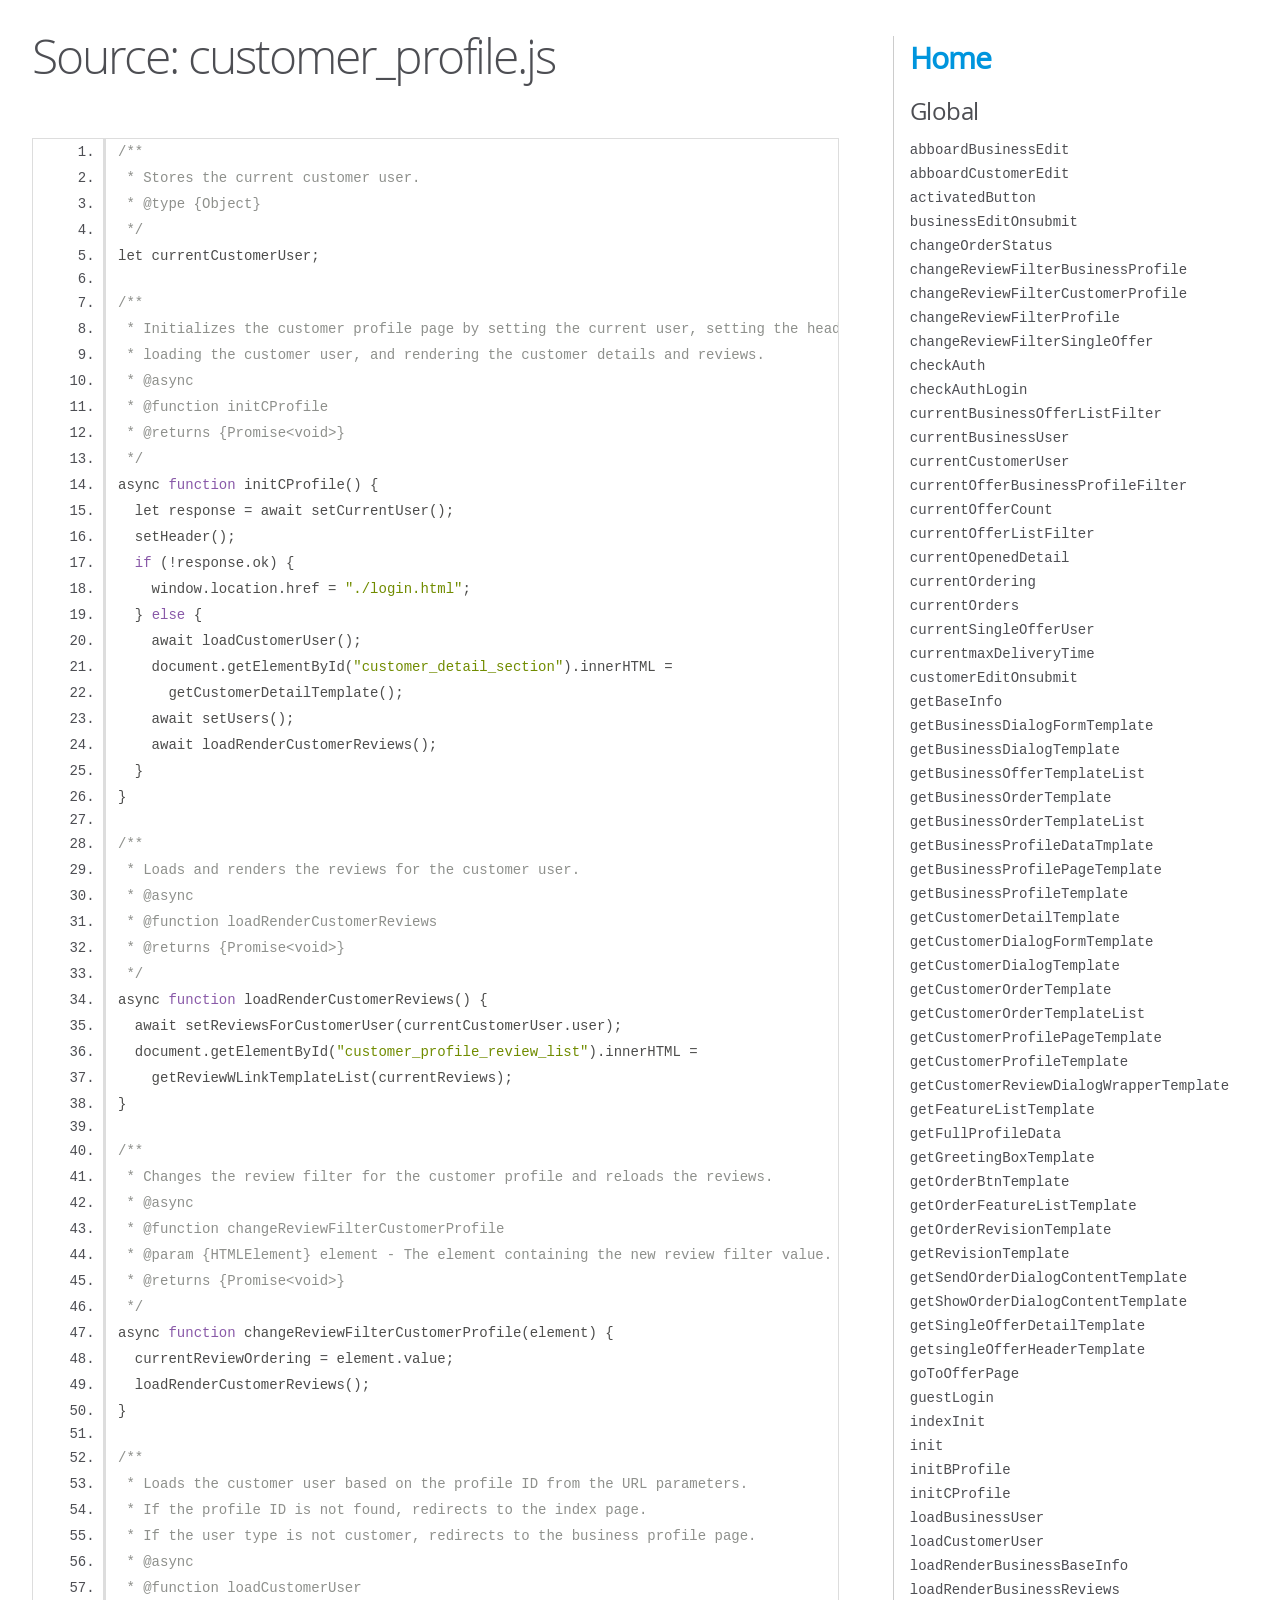
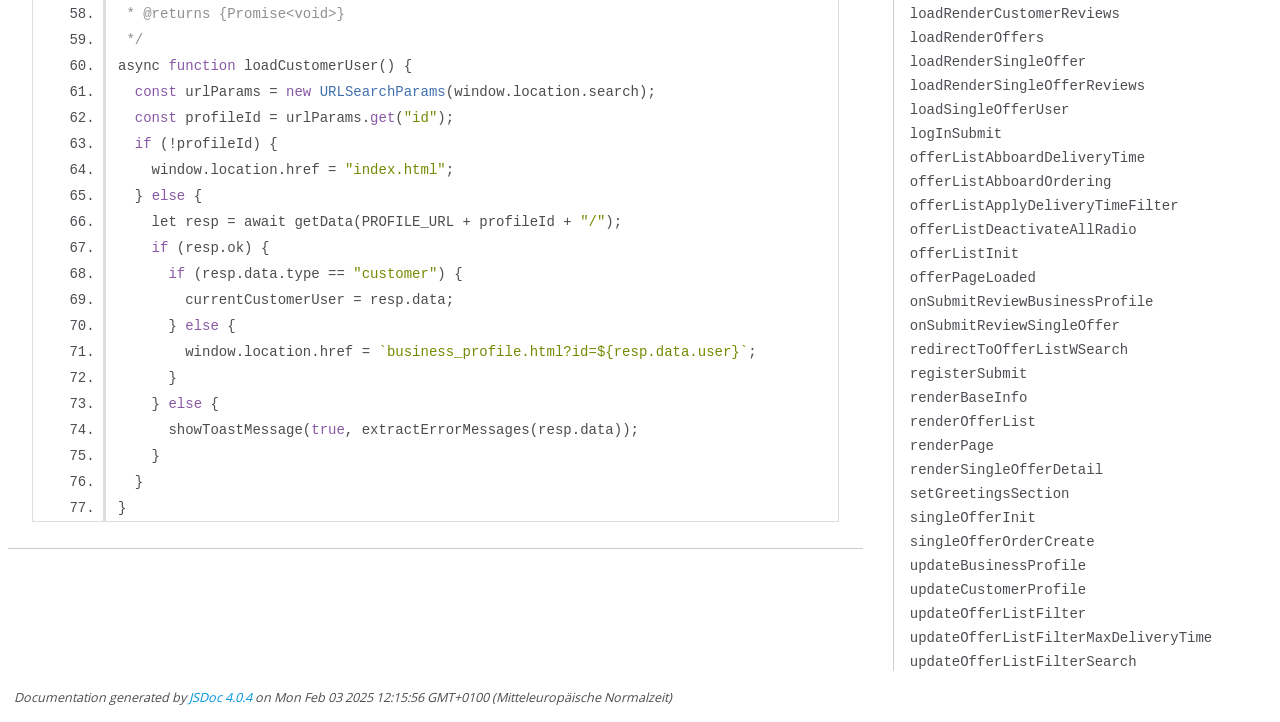
<file: scripts/docs/customer_profile.js.html>
<!DOCTYPE html>
<html lang="en">
<head>
    <meta charset="utf-8">
    <title>JSDoc: Source: customer_profile.js</title>

    <script src="scripts/prettify/prettify.js"> </script>
    <script src="scripts/prettify/lang-css.js"> </script>
    <!--[if lt IE 9]>
      <script src="//html5shiv.googlecode.com/svn/trunk/html5.js"></script>
    <![endif]-->
    <link type="text/css" rel="stylesheet" href="styles/prettify-tomorrow.css">
    <link type="text/css" rel="stylesheet" href="styles/jsdoc-default.css">
</head>

<body>

<div id="main">

    <h1 class="page-title">Source: customer_profile.js</h1>

    



    
    <section>
        <article>
            <pre class="prettyprint source linenums"><code>/**
 * Stores the current customer user.
 * @type {Object}
 */
let currentCustomerUser;

/**
 * Initializes the customer profile page by setting the current user, setting the header,
 * loading the customer user, and rendering the customer details and reviews.
 * @async
 * @function initCProfile
 * @returns {Promise&lt;void>}
 */
async function initCProfile() {
  let response = await setCurrentUser();
  setHeader();
  if (!response.ok) {
    window.location.href = "./login.html";
  } else {
    await loadCustomerUser();
    document.getElementById("customer_detail_section").innerHTML =
      getCustomerDetailTemplate();
    await setUsers();
    await loadRenderCustomerReviews();
  }
}

/**
 * Loads and renders the reviews for the customer user.
 * @async
 * @function loadRenderCustomerReviews
 * @returns {Promise&lt;void>}
 */
async function loadRenderCustomerReviews() {
  await setReviewsForCustomerUser(currentCustomerUser.user);
  document.getElementById("customer_profile_review_list").innerHTML =
    getReviewWLinkTemplateList(currentReviews);
}

/**
 * Changes the review filter for the customer profile and reloads the reviews.
 * @async
 * @function changeReviewFilterCustomerProfile
 * @param {HTMLElement} element - The element containing the new review filter value.
 * @returns {Promise&lt;void>}
 */
async function changeReviewFilterCustomerProfile(element) {
  currentReviewOrdering = element.value;
  loadRenderCustomerReviews();
}

/**
 * Loads the customer user based on the profile ID from the URL parameters.
 * If the profile ID is not found, redirects to the index page.
 * If the user type is not customer, redirects to the business profile page.
 * @async
 * @function loadCustomerUser
 * @returns {Promise&lt;void>}
 */
async function loadCustomerUser() {
  const urlParams = new URLSearchParams(window.location.search);
  const profileId = urlParams.get("id");
  if (!profileId) {
    window.location.href = "index.html";
  } else {
    let resp = await getData(PROFILE_URL + profileId + "/");
    if (resp.ok) {
      if (resp.data.type == "customer") {
        currentCustomerUser = resp.data;
      } else {
        window.location.href = `business_profile.html?id=${resp.data.user}`;
      }
    } else {
      showToastMessage(true, extractErrorMessages(resp.data));
    }
  }
}
</code></pre>
        </article>
    </section>




</div>

<nav>
    <h2><a href="index.html">Home</a></h2><h3>Global</h3><ul><li><a href="global.html#abboardBusinessEdit">abboardBusinessEdit</a></li><li><a href="global.html#abboardCustomerEdit">abboardCustomerEdit</a></li><li><a href="global.html#activatedButton">activatedButton</a></li><li><a href="global.html#businessEditOnsubmit">businessEditOnsubmit</a></li><li><a href="global.html#changeOrderStatus">changeOrderStatus</a></li><li><a href="global.html#changeReviewFilterBusinessProfile">changeReviewFilterBusinessProfile</a></li><li><a href="global.html#changeReviewFilterCustomerProfile">changeReviewFilterCustomerProfile</a></li><li><a href="global.html#changeReviewFilterProfile">changeReviewFilterProfile</a></li><li><a href="global.html#changeReviewFilterSingleOffer">changeReviewFilterSingleOffer</a></li><li><a href="global.html#checkAuth">checkAuth</a></li><li><a href="global.html#checkAuthLogin">checkAuthLogin</a></li><li><a href="global.html#currentBusinessOfferListFilter">currentBusinessOfferListFilter</a></li><li><a href="global.html#currentBusinessUser">currentBusinessUser</a></li><li><a href="global.html#currentCustomerUser">currentCustomerUser</a></li><li><a href="global.html#currentOfferBusinessProfileFilter">currentOfferBusinessProfileFilter</a></li><li><a href="global.html#currentOfferCount">currentOfferCount</a></li><li><a href="global.html#currentOfferListFilter">currentOfferListFilter</a></li><li><a href="global.html#currentOpenedDetail">currentOpenedDetail</a></li><li><a href="global.html#currentOrdering">currentOrdering</a></li><li><a href="global.html#currentOrders">currentOrders</a></li><li><a href="global.html#currentSingleOfferUser">currentSingleOfferUser</a></li><li><a href="global.html#currentmaxDeliveryTime">currentmaxDeliveryTime</a></li><li><a href="global.html#customerEditOnsubmit">customerEditOnsubmit</a></li><li><a href="global.html#getBaseInfo">getBaseInfo</a></li><li><a href="global.html#getBusinessDialogFormTemplate">getBusinessDialogFormTemplate</a></li><li><a href="global.html#getBusinessDialogTemplate">getBusinessDialogTemplate</a></li><li><a href="global.html#getBusinessOfferTemplateList">getBusinessOfferTemplateList</a></li><li><a href="global.html#getBusinessOrderTemplate">getBusinessOrderTemplate</a></li><li><a href="global.html#getBusinessOrderTemplateList">getBusinessOrderTemplateList</a></li><li><a href="global.html#getBusinessProfileDataTmplate">getBusinessProfileDataTmplate</a></li><li><a href="global.html#getBusinessProfilePageTemplate">getBusinessProfilePageTemplate</a></li><li><a href="global.html#getBusinessProfileTemplate">getBusinessProfileTemplate</a></li><li><a href="global.html#getCustomerDetailTemplate">getCustomerDetailTemplate</a></li><li><a href="global.html#getCustomerDialogFormTemplate">getCustomerDialogFormTemplate</a></li><li><a href="global.html#getCustomerDialogTemplate">getCustomerDialogTemplate</a></li><li><a href="global.html#getCustomerOrderTemplate">getCustomerOrderTemplate</a></li><li><a href="global.html#getCustomerOrderTemplateList">getCustomerOrderTemplateList</a></li><li><a href="global.html#getCustomerProfilePageTemplate">getCustomerProfilePageTemplate</a></li><li><a href="global.html#getCustomerProfileTemplate">getCustomerProfileTemplate</a></li><li><a href="global.html#getCustomerReviewDialogWrapperTemplate">getCustomerReviewDialogWrapperTemplate</a></li><li><a href="global.html#getFeatureListTemplate">getFeatureListTemplate</a></li><li><a href="global.html#getFullProfileData">getFullProfileData</a></li><li><a href="global.html#getGreetingBoxTemplate">getGreetingBoxTemplate</a></li><li><a href="global.html#getOrderBtnTemplate">getOrderBtnTemplate</a></li><li><a href="global.html#getOrderFeatureListTemplate">getOrderFeatureListTemplate</a></li><li><a href="global.html#getOrderRevisionTemplate">getOrderRevisionTemplate</a></li><li><a href="global.html#getRevisionTemplate">getRevisionTemplate</a></li><li><a href="global.html#getSendOrderDialogContentTemplate">getSendOrderDialogContentTemplate</a></li><li><a href="global.html#getShowOrderDialogContentTemplate">getShowOrderDialogContentTemplate</a></li><li><a href="global.html#getSingleOfferDetailTemplate">getSingleOfferDetailTemplate</a></li><li><a href="global.html#getsingleOfferHeaderTemplate">getsingleOfferHeaderTemplate</a></li><li><a href="global.html#goToOfferPage">goToOfferPage</a></li><li><a href="global.html#guestLogin">guestLogin</a></li><li><a href="global.html#indexInit">indexInit</a></li><li><a href="global.html#init">init</a></li><li><a href="global.html#initBProfile">initBProfile</a></li><li><a href="global.html#initCProfile">initCProfile</a></li><li><a href="global.html#loadBusinessUser">loadBusinessUser</a></li><li><a href="global.html#loadCustomerUser">loadCustomerUser</a></li><li><a href="global.html#loadRenderBusinessBaseInfo">loadRenderBusinessBaseInfo</a></li><li><a href="global.html#loadRenderBusinessReviews">loadRenderBusinessReviews</a></li><li><a href="global.html#loadRenderCustomerReviews">loadRenderCustomerReviews</a></li><li><a href="global.html#loadRenderOffers">loadRenderOffers</a></li><li><a href="global.html#loadRenderSingleOffer">loadRenderSingleOffer</a></li><li><a href="global.html#loadRenderSingleOfferReviews">loadRenderSingleOfferReviews</a></li><li><a href="global.html#loadSingleOfferUser">loadSingleOfferUser</a></li><li><a href="global.html#logInSubmit">logInSubmit</a></li><li><a href="global.html#offerListAbboardDeliveryTime">offerListAbboardDeliveryTime</a></li><li><a href="global.html#offerListAbboardOrdering">offerListAbboardOrdering</a></li><li><a href="global.html#offerListApplyDeliveryTimeFilter">offerListApplyDeliveryTimeFilter</a></li><li><a href="global.html#offerListDeactivateAllRadio">offerListDeactivateAllRadio</a></li><li><a href="global.html#offerListInit">offerListInit</a></li><li><a href="global.html#offerPageLoaded">offerPageLoaded</a></li><li><a href="global.html#onSubmitReviewBusinessProfile">onSubmitReviewBusinessProfile</a></li><li><a href="global.html#onSubmitReviewSingleOffer">onSubmitReviewSingleOffer</a></li><li><a href="global.html#redirectToOfferListWSearch">redirectToOfferListWSearch</a></li><li><a href="global.html#registerSubmit">registerSubmit</a></li><li><a href="global.html#renderBaseInfo">renderBaseInfo</a></li><li><a href="global.html#renderOfferList">renderOfferList</a></li><li><a href="global.html#renderPage">renderPage</a></li><li><a href="global.html#renderSingleOfferDetail">renderSingleOfferDetail</a></li><li><a href="global.html#setGreetingsSection">setGreetingsSection</a></li><li><a href="global.html#singleOfferInit">singleOfferInit</a></li><li><a href="global.html#singleOfferOrderCreate">singleOfferOrderCreate</a></li><li><a href="global.html#updateBusinessProfile">updateBusinessProfile</a></li><li><a href="global.html#updateCustomerProfile">updateCustomerProfile</a></li><li><a href="global.html#updateOfferListFilter">updateOfferListFilter</a></li><li><a href="global.html#updateOfferListFilterMaxDeliveryTime">updateOfferListFilterMaxDeliveryTime</a></li><li><a href="global.html#updateOfferListFilterSearch">updateOfferListFilterSearch</a></li></ul>
</nav>

<br class="clear">

<footer>
    Documentation generated by <a href="https://github.com/jsdoc/jsdoc">JSDoc 4.0.4</a> on Mon Feb 03 2025 12:15:56 GMT+0100 (Mitteleuropäische Normalzeit)
</footer>

<script> prettyPrint(); </script>
<script src="scripts/linenumber.js"> </script>
</body>
</html>
</file>
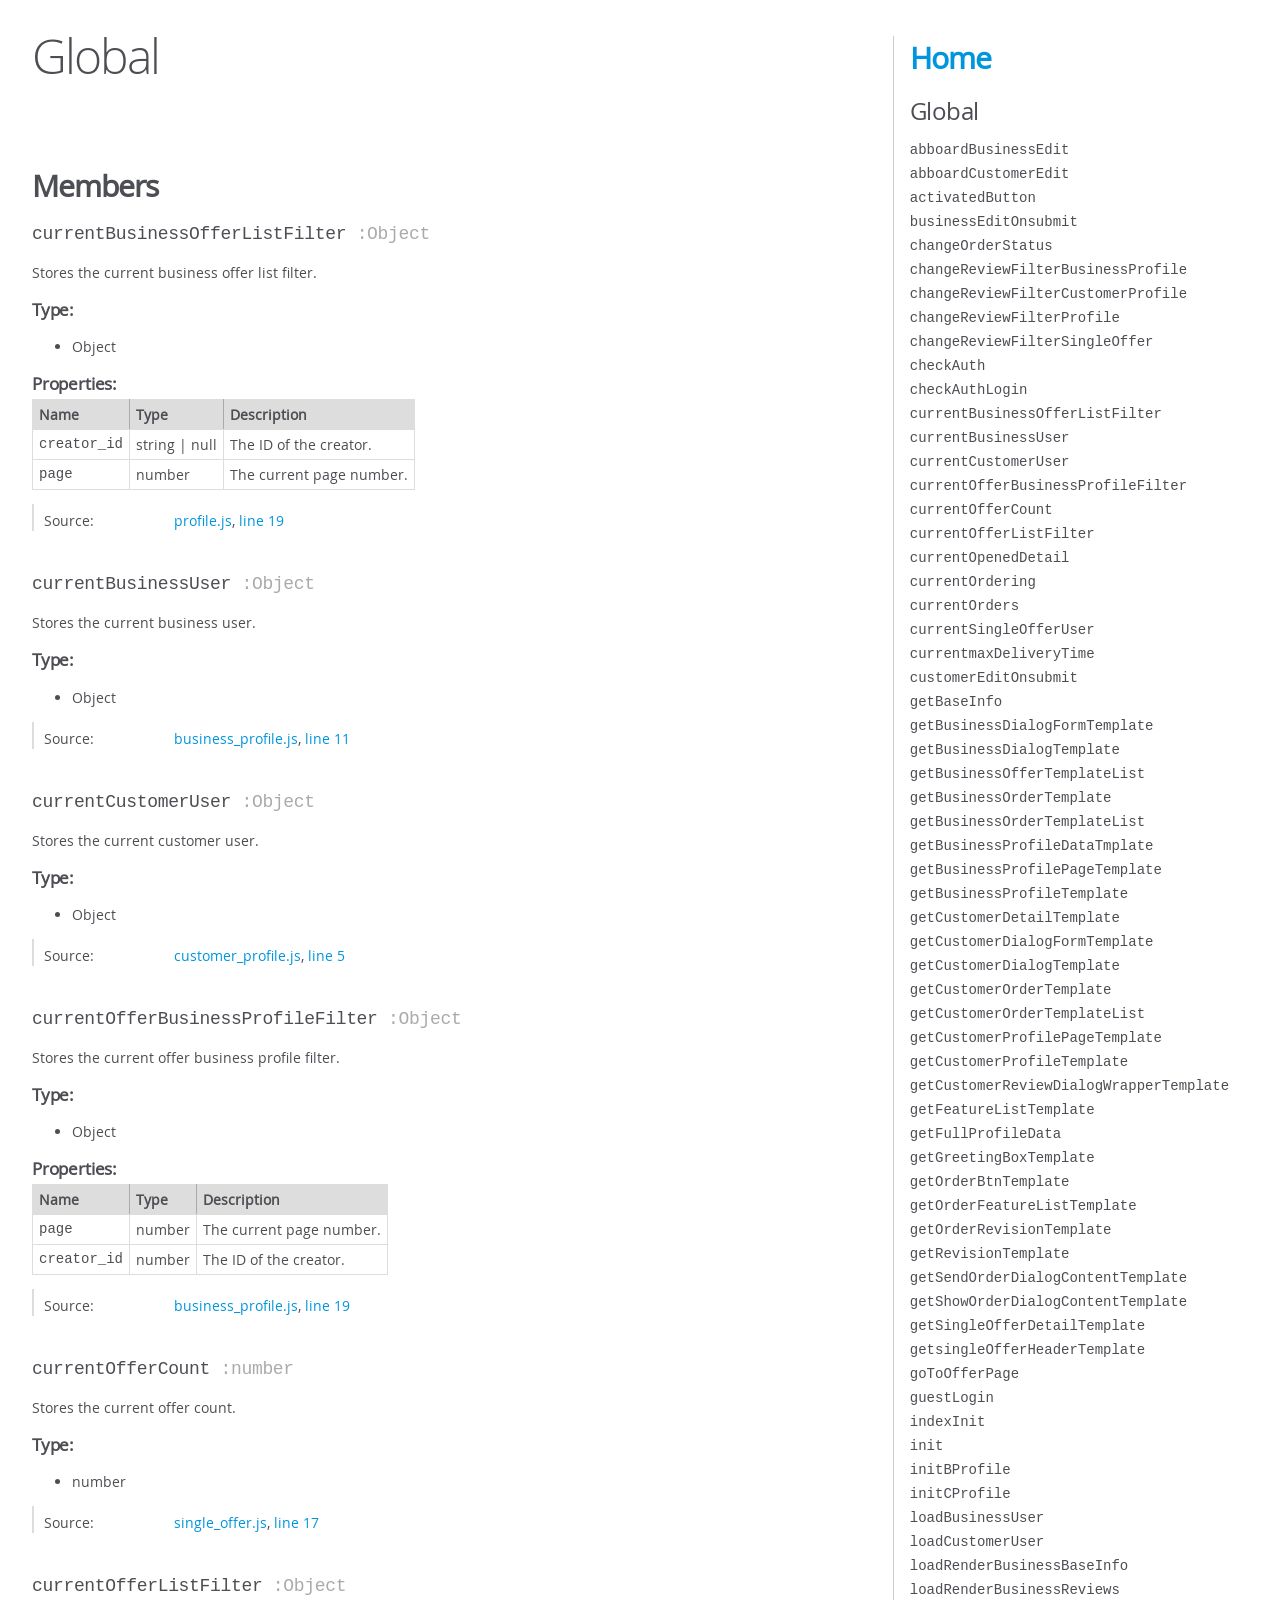
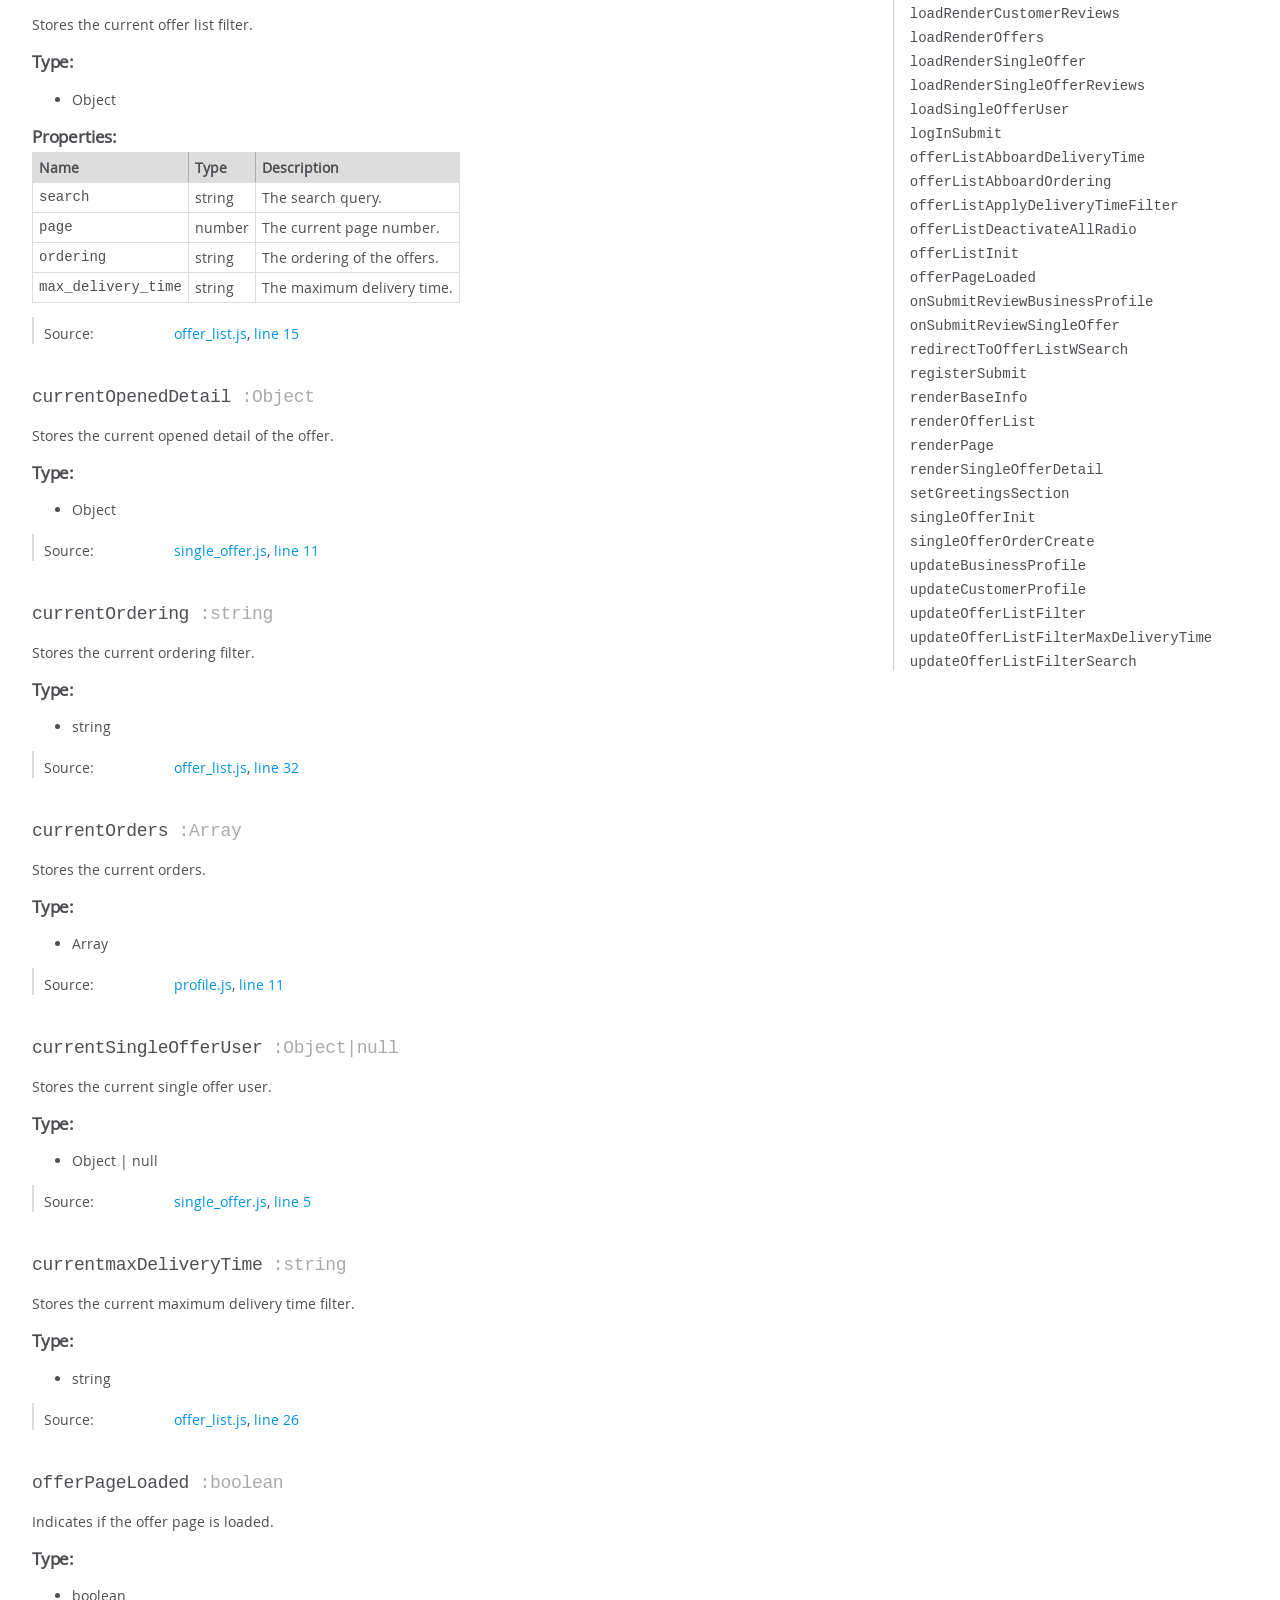
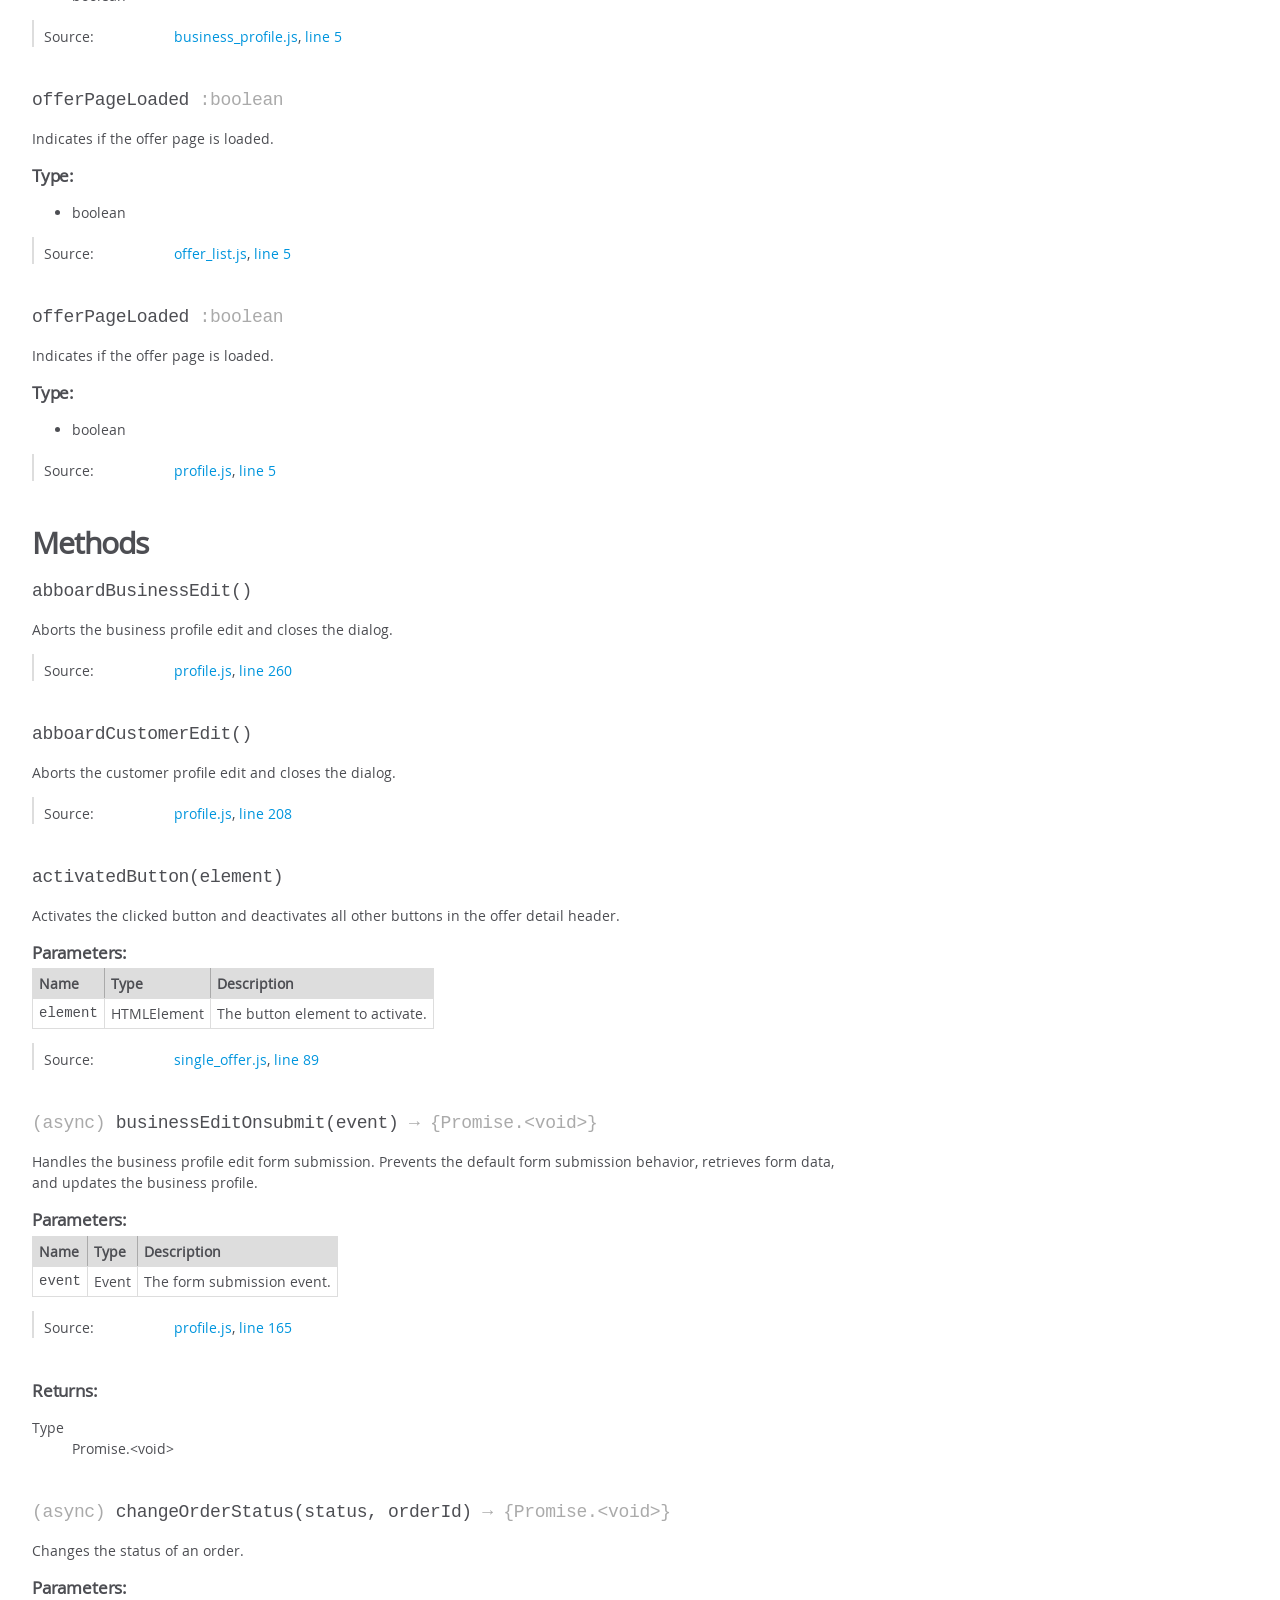
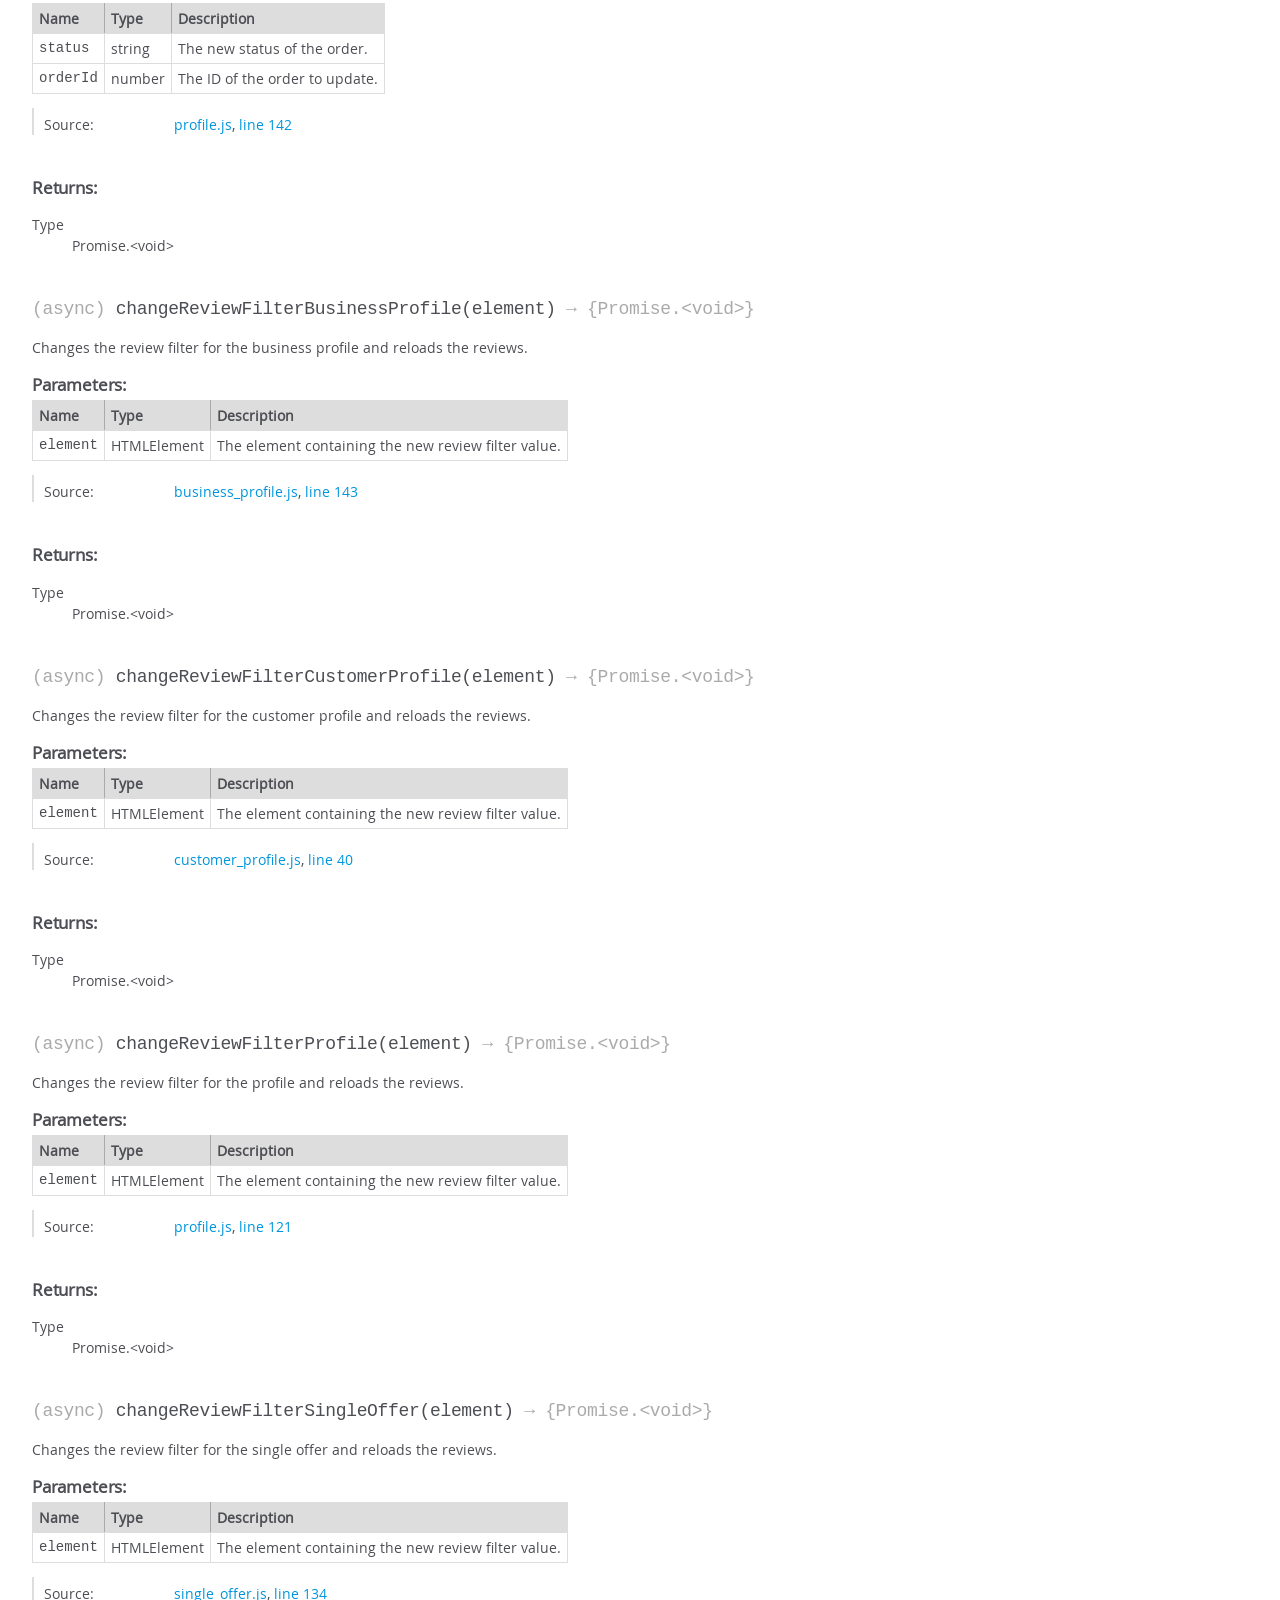
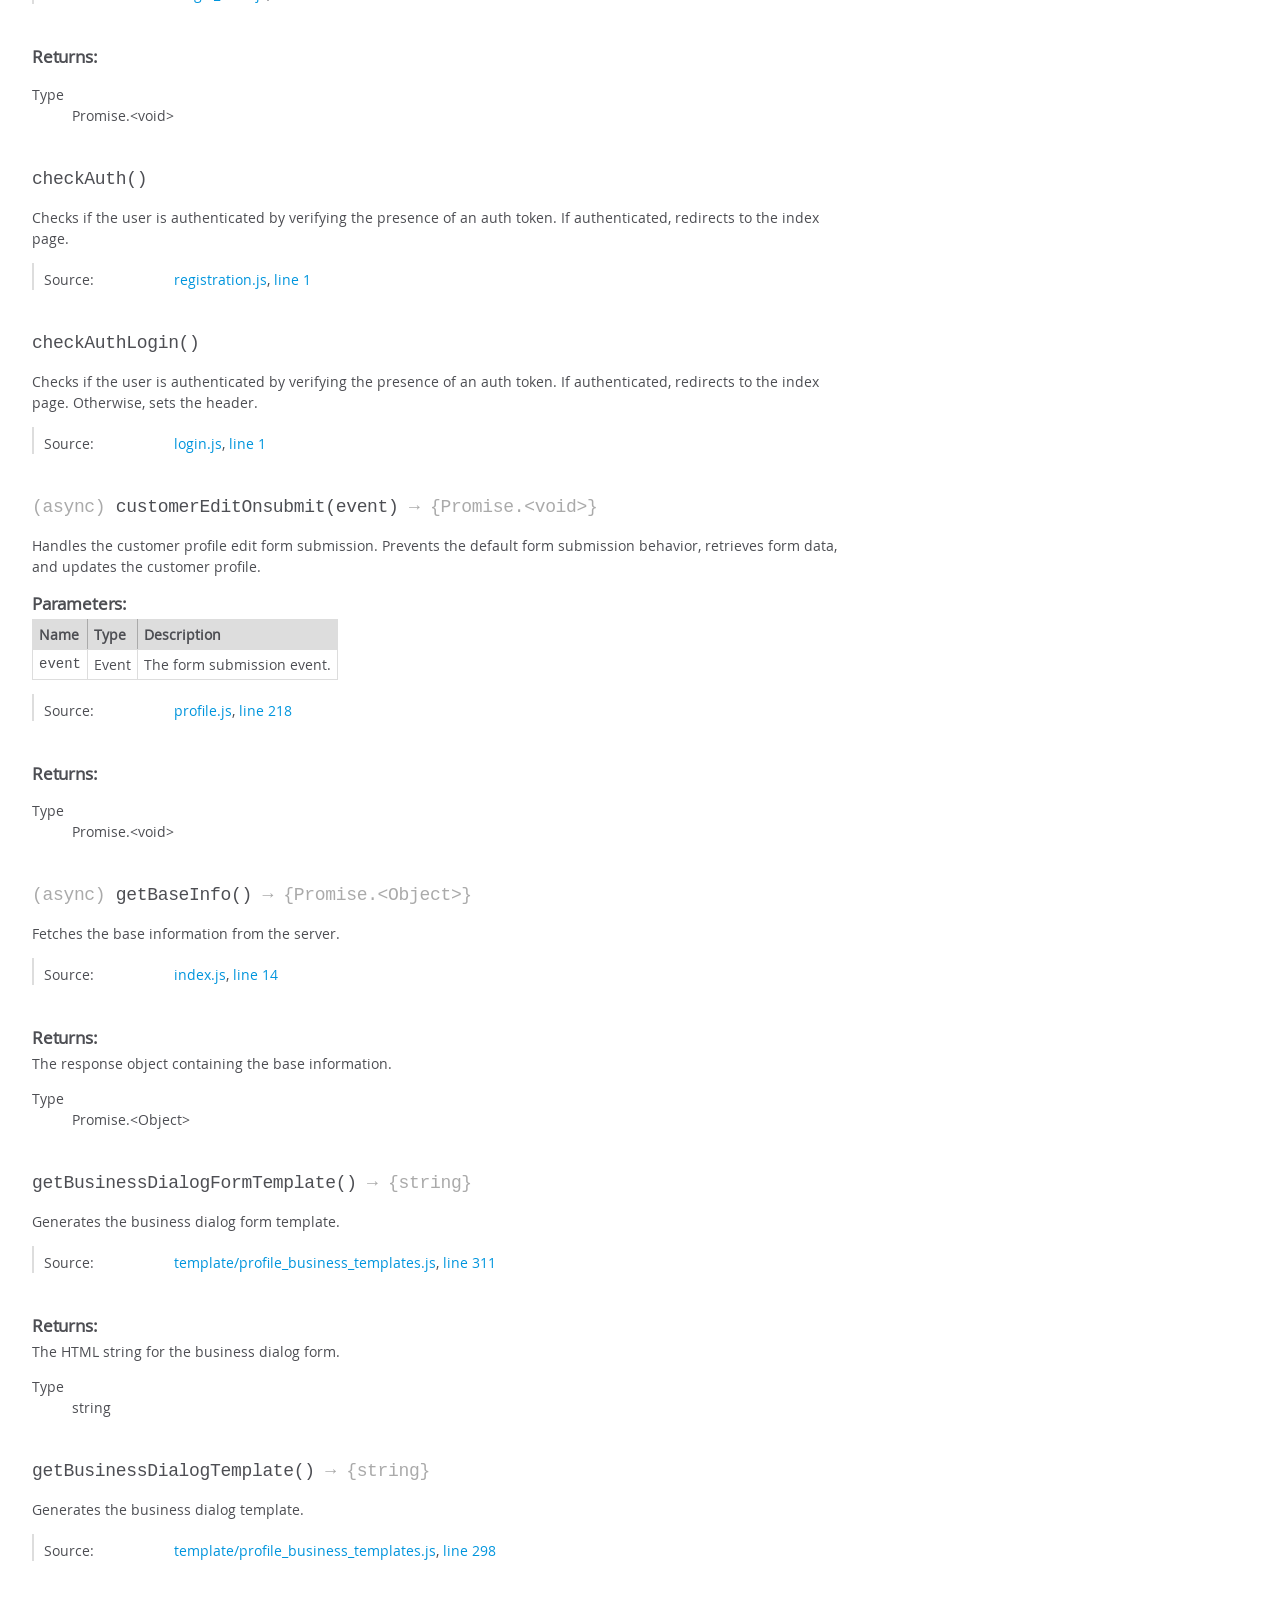
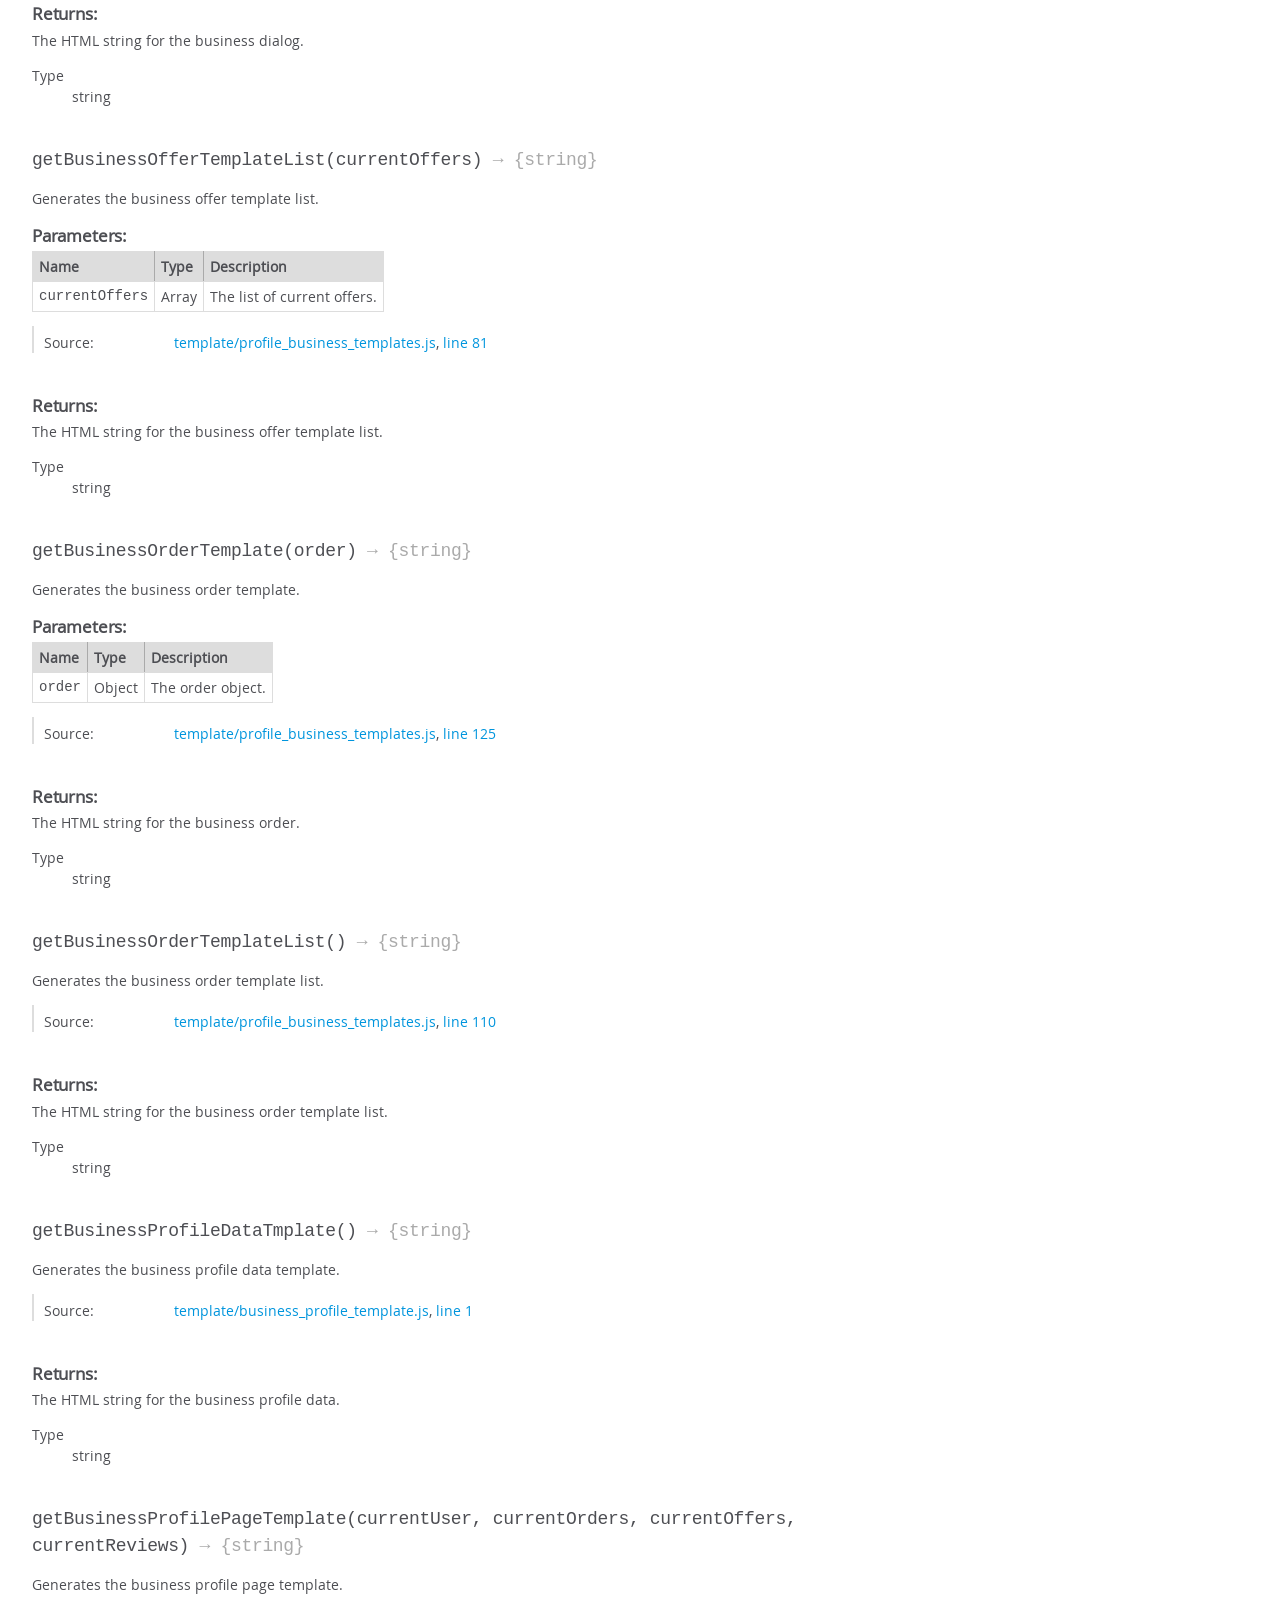
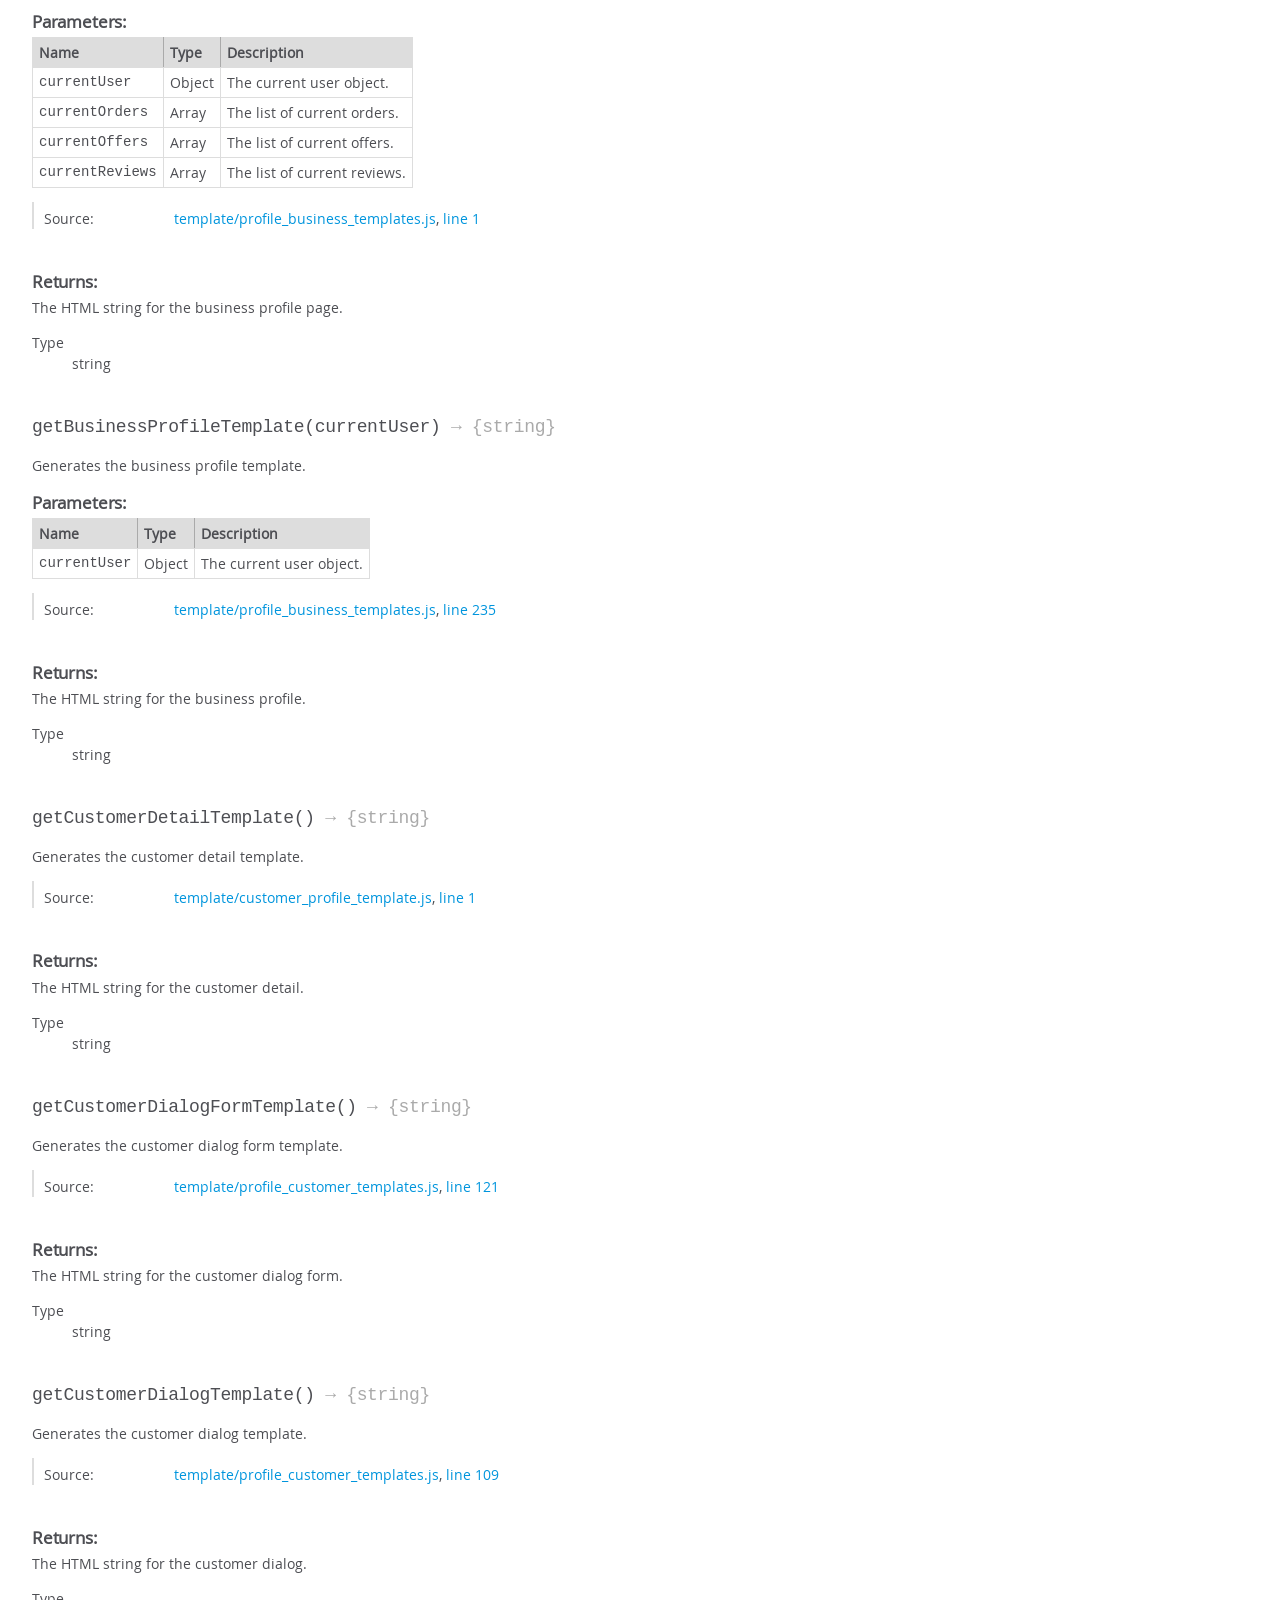
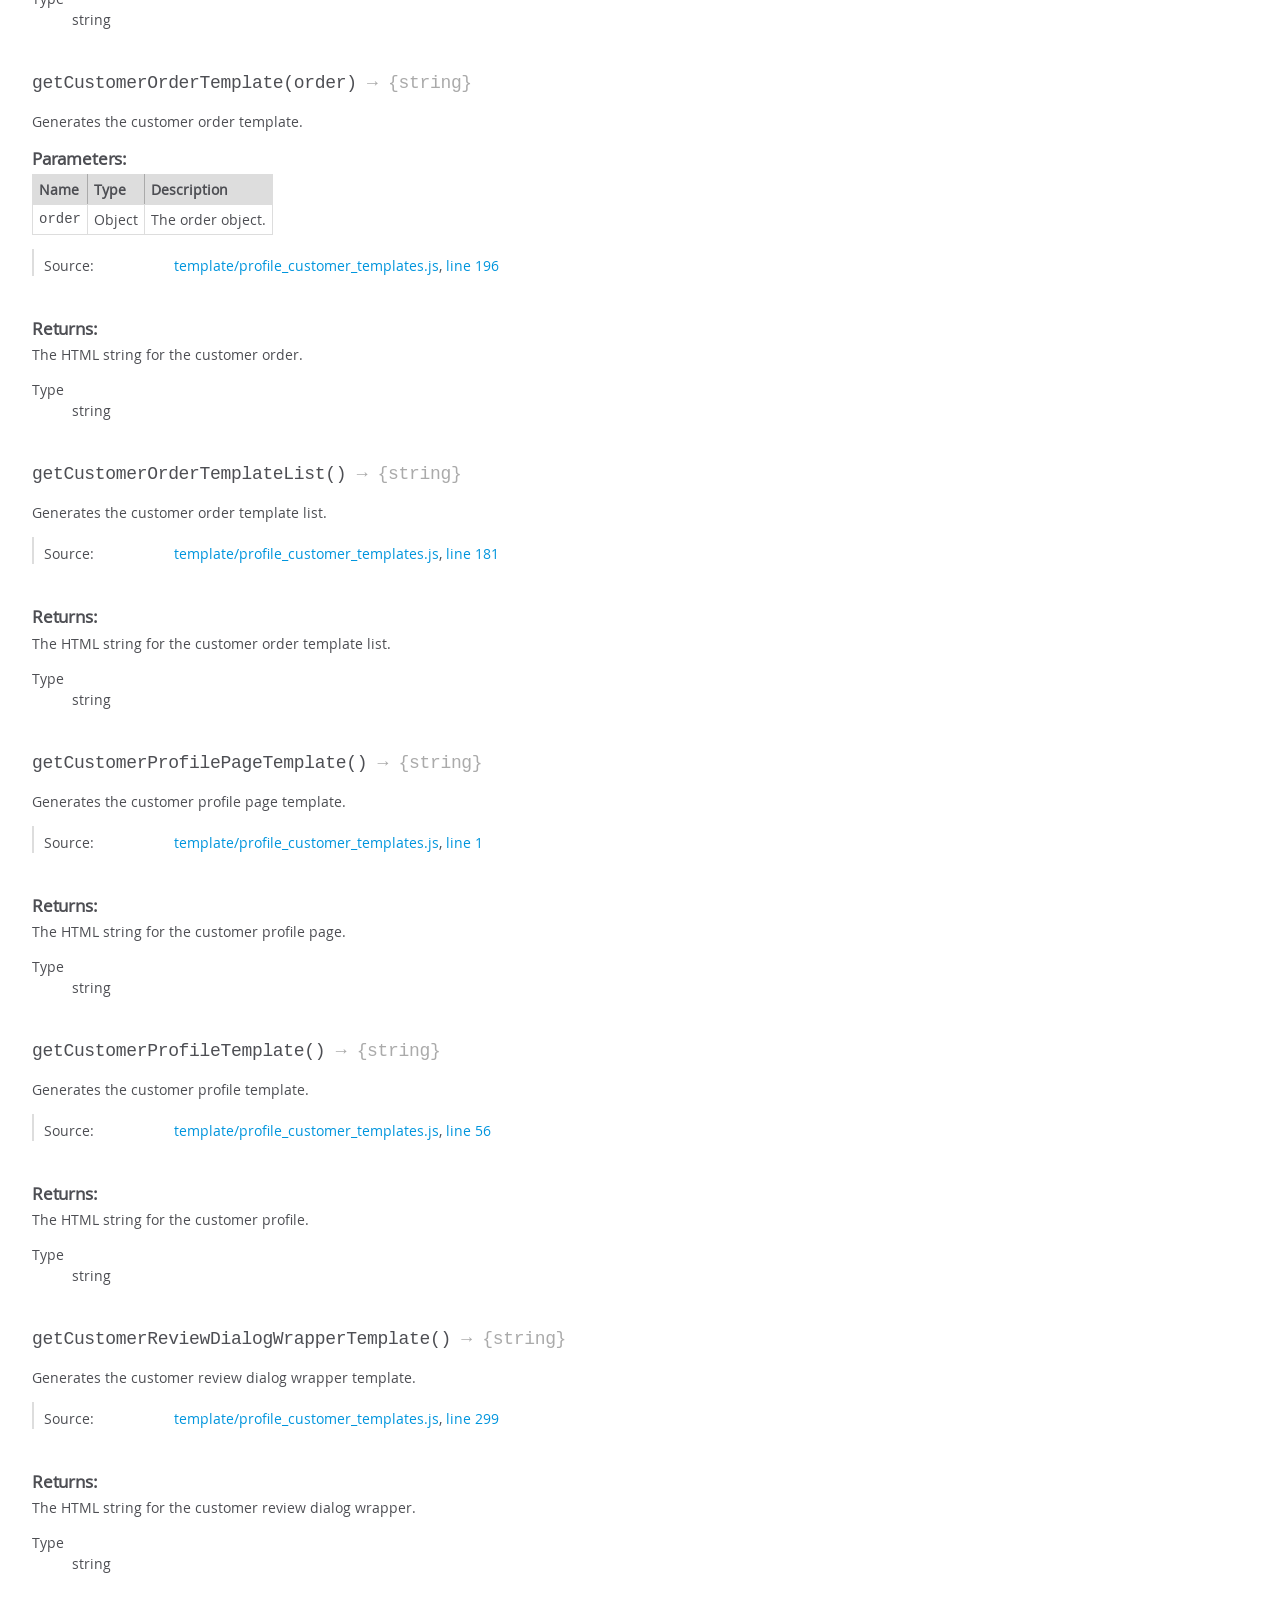
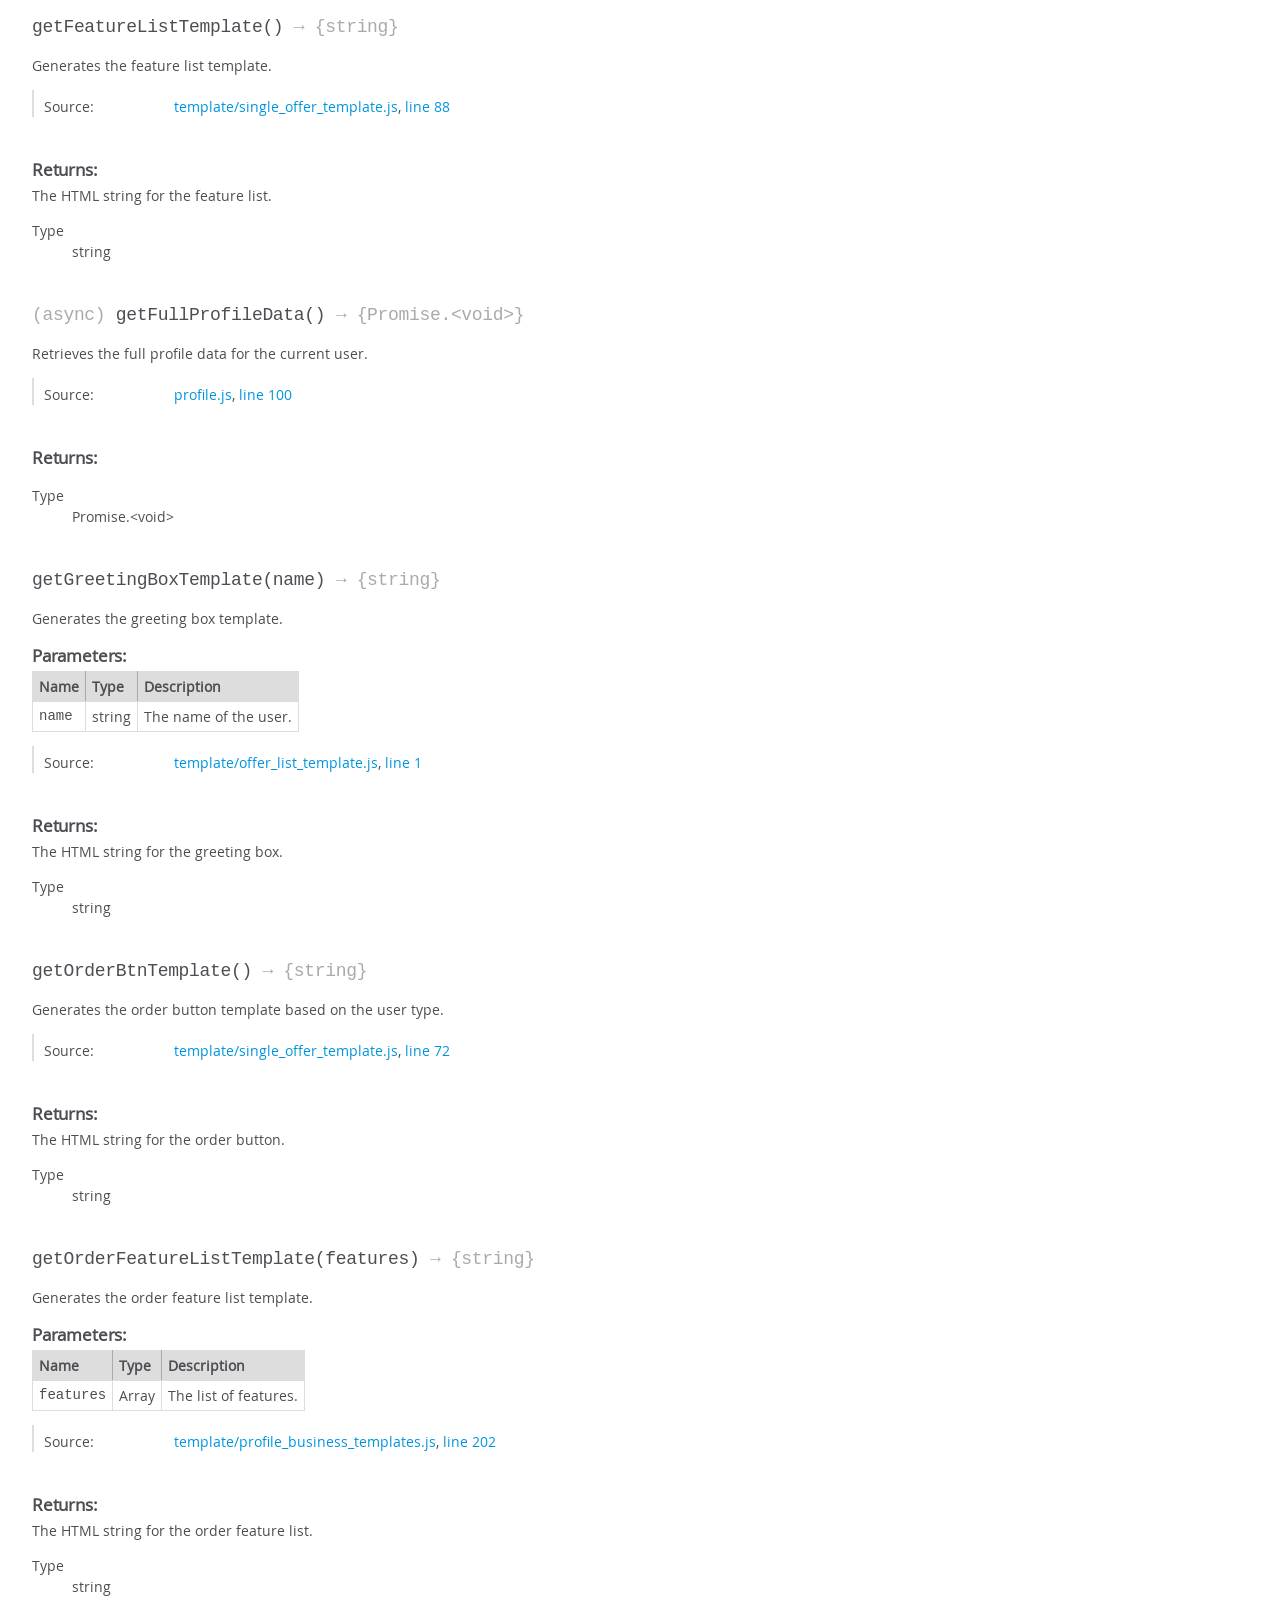
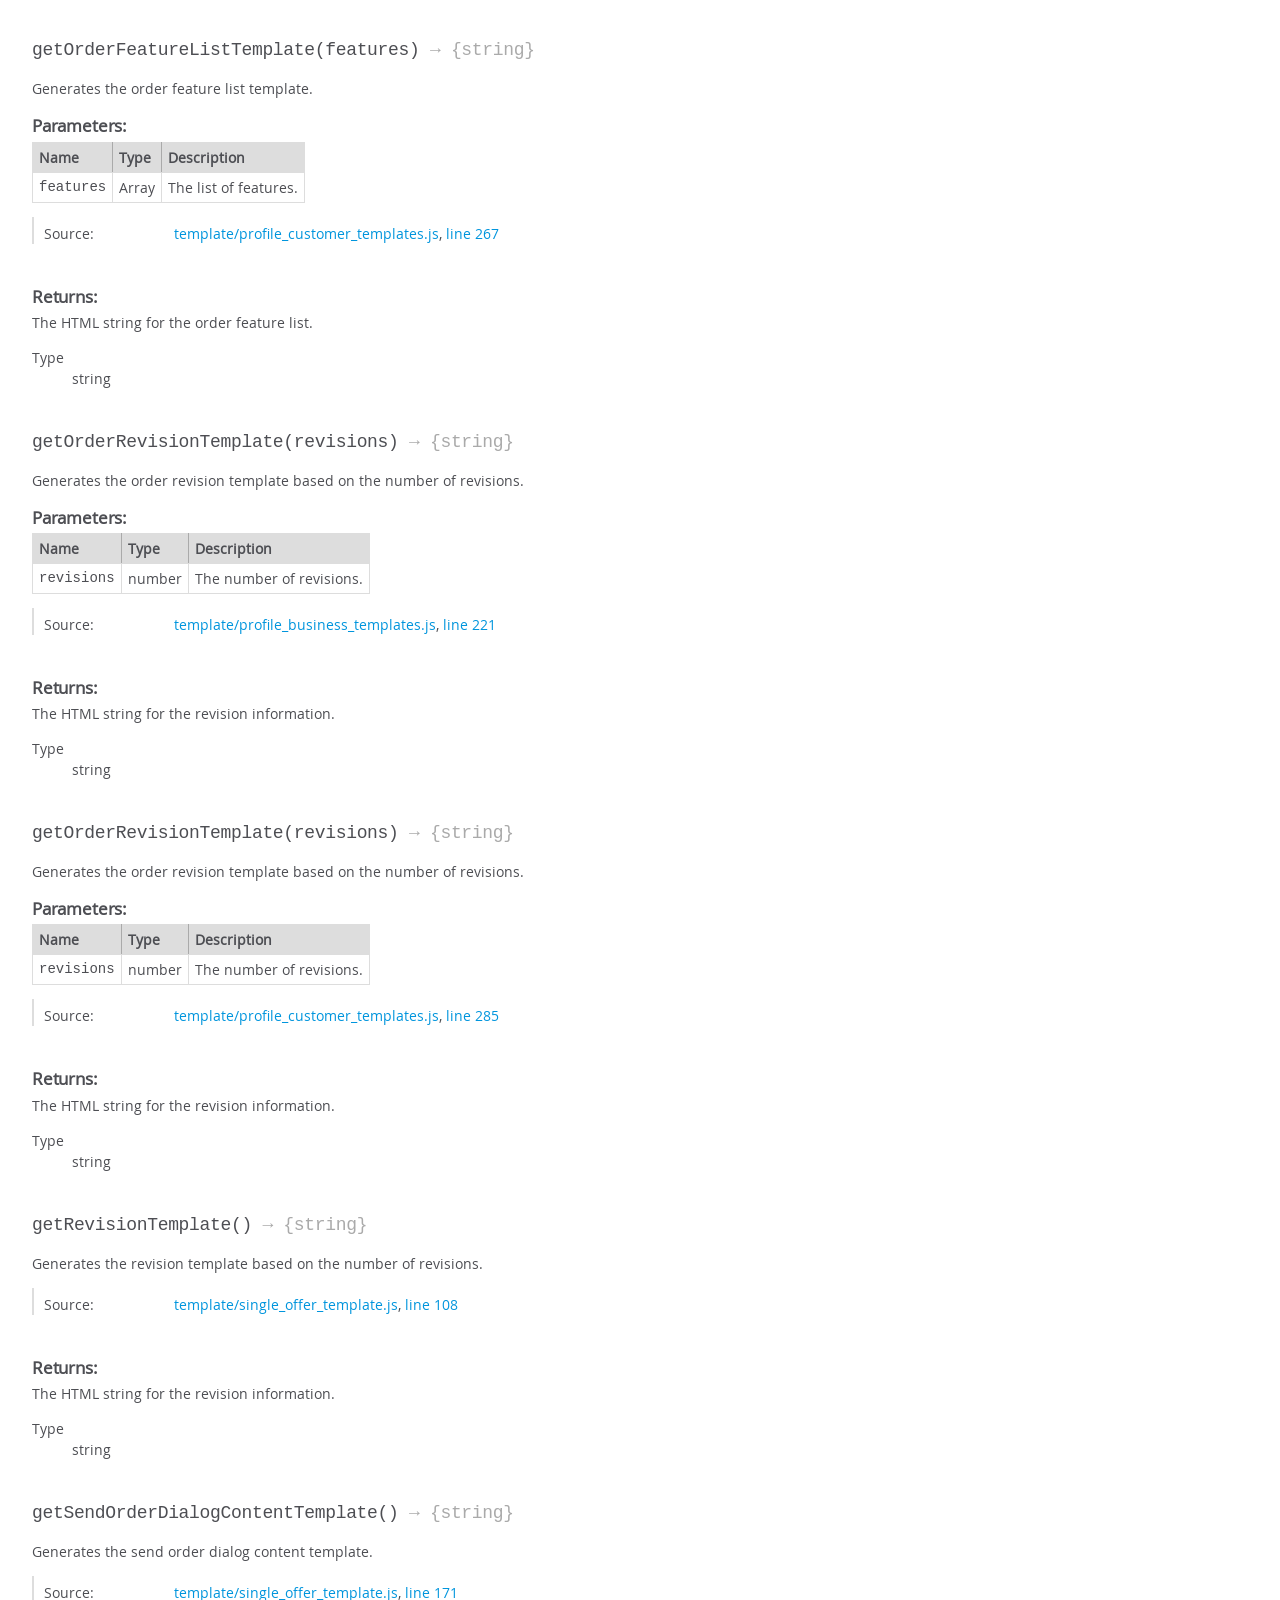
<file: scripts/docs/global.html>
<!DOCTYPE html>
<html lang="en">
<head>
    <meta charset="utf-8">
    <title>JSDoc: Global</title>

    <script src="scripts/prettify/prettify.js"> </script>
    <script src="scripts/prettify/lang-css.js"> </script>
    <!--[if lt IE 9]>
      <script src="//html5shiv.googlecode.com/svn/trunk/html5.js"></script>
    <![endif]-->
    <link type="text/css" rel="stylesheet" href="styles/prettify-tomorrow.css">
    <link type="text/css" rel="stylesheet" href="styles/jsdoc-default.css">
</head>

<body>

<div id="main">

    <h1 class="page-title">Global</h1>

    




<section>

<header>
    
        <h2></h2>
        
    
</header>

<article>
    <div class="container-overview">
    
        

        


<dl class="details">

    

    

    

    

    

    

    

    

    

    

    

    

    

    

    

    
</dl>


        
    
    </div>

    

    

    

    

    

    

    
        <h3 class="subsection-title">Members</h3>

        
            
<h4 class="name" id="currentBusinessOfferListFilter"><span class="type-signature"></span>currentBusinessOfferListFilter<span class="type-signature"> :Object</span></h4>




<div class="description">
    Stores the current business offer list filter.
</div>



    <h5>Type:</h5>
    <ul>
        <li>
            
<span class="param-type">Object</span>


        </li>
    </ul>





    <h5 class="subsection-title">Properties:</h5>

    

<table class="props">
    <thead>
    <tr>
        
        <th>Name</th>
        

        <th>Type</th>

        

        

        <th class="last">Description</th>
    </tr>
    </thead>

    <tbody>
    

        <tr>
            
                <td class="name"><code>creator_id</code></td>
            

            <td class="type">
            
                
<span class="param-type">string</span>
|

<span class="param-type">null</span>


            
            </td>

            

            

            <td class="description last">The ID of the creator.</td>
        </tr>

    

        <tr>
            
                <td class="name"><code>page</code></td>
            

            <td class="type">
            
                
<span class="param-type">number</span>


            
            </td>

            

            

            <td class="description last">The current page number.</td>
        </tr>

    
    </tbody>
</table>




<dl class="details">

    

    

    

    

    

    

    

    

    

    

    

    

    
    <dt class="tag-source">Source:</dt>
    <dd class="tag-source"><ul class="dummy"><li>
        <a href="profile.js.html">profile.js</a>, <a href="profile.js.html#line19">line 19</a>
    </li></ul></dd>
    

    

    

    
</dl>






        
            
<h4 class="name" id="currentBusinessUser"><span class="type-signature"></span>currentBusinessUser<span class="type-signature"> :Object</span></h4>




<div class="description">
    Stores the current business user.
</div>



    <h5>Type:</h5>
    <ul>
        <li>
            
<span class="param-type">Object</span>


        </li>
    </ul>





<dl class="details">

    

    

    

    

    

    

    

    

    

    

    

    

    
    <dt class="tag-source">Source:</dt>
    <dd class="tag-source"><ul class="dummy"><li>
        <a href="business_profile.js.html">business_profile.js</a>, <a href="business_profile.js.html#line11">line 11</a>
    </li></ul></dd>
    

    

    

    
</dl>






        
            
<h4 class="name" id="currentCustomerUser"><span class="type-signature"></span>currentCustomerUser<span class="type-signature"> :Object</span></h4>




<div class="description">
    Stores the current customer user.
</div>



    <h5>Type:</h5>
    <ul>
        <li>
            
<span class="param-type">Object</span>


        </li>
    </ul>





<dl class="details">

    

    

    

    

    

    

    

    

    

    

    

    

    
    <dt class="tag-source">Source:</dt>
    <dd class="tag-source"><ul class="dummy"><li>
        <a href="customer_profile.js.html">customer_profile.js</a>, <a href="customer_profile.js.html#line5">line 5</a>
    </li></ul></dd>
    

    

    

    
</dl>






        
            
<h4 class="name" id="currentOfferBusinessProfileFilter"><span class="type-signature"></span>currentOfferBusinessProfileFilter<span class="type-signature"> :Object</span></h4>




<div class="description">
    Stores the current offer business profile filter.
</div>



    <h5>Type:</h5>
    <ul>
        <li>
            
<span class="param-type">Object</span>


        </li>
    </ul>





    <h5 class="subsection-title">Properties:</h5>

    

<table class="props">
    <thead>
    <tr>
        
        <th>Name</th>
        

        <th>Type</th>

        

        

        <th class="last">Description</th>
    </tr>
    </thead>

    <tbody>
    

        <tr>
            
                <td class="name"><code>page</code></td>
            

            <td class="type">
            
                
<span class="param-type">number</span>


            
            </td>

            

            

            <td class="description last">The current page number.</td>
        </tr>

    

        <tr>
            
                <td class="name"><code>creator_id</code></td>
            

            <td class="type">
            
                
<span class="param-type">number</span>


            
            </td>

            

            

            <td class="description last">The ID of the creator.</td>
        </tr>

    
    </tbody>
</table>




<dl class="details">

    

    

    

    

    

    

    

    

    

    

    

    

    
    <dt class="tag-source">Source:</dt>
    <dd class="tag-source"><ul class="dummy"><li>
        <a href="business_profile.js.html">business_profile.js</a>, <a href="business_profile.js.html#line19">line 19</a>
    </li></ul></dd>
    

    

    

    
</dl>






        
            
<h4 class="name" id="currentOfferCount"><span class="type-signature"></span>currentOfferCount<span class="type-signature"> :number</span></h4>




<div class="description">
    Stores the current offer count.
</div>



    <h5>Type:</h5>
    <ul>
        <li>
            
<span class="param-type">number</span>


        </li>
    </ul>





<dl class="details">

    

    

    

    

    

    

    

    

    

    

    

    

    
    <dt class="tag-source">Source:</dt>
    <dd class="tag-source"><ul class="dummy"><li>
        <a href="single_offer.js.html">single_offer.js</a>, <a href="single_offer.js.html#line17">line 17</a>
    </li></ul></dd>
    

    

    

    
</dl>






        
            
<h4 class="name" id="currentOfferListFilter"><span class="type-signature"></span>currentOfferListFilter<span class="type-signature"> :Object</span></h4>




<div class="description">
    Stores the current offer list filter.
</div>



    <h5>Type:</h5>
    <ul>
        <li>
            
<span class="param-type">Object</span>


        </li>
    </ul>





    <h5 class="subsection-title">Properties:</h5>

    

<table class="props">
    <thead>
    <tr>
        
        <th>Name</th>
        

        <th>Type</th>

        

        

        <th class="last">Description</th>
    </tr>
    </thead>

    <tbody>
    

        <tr>
            
                <td class="name"><code>search</code></td>
            

            <td class="type">
            
                
<span class="param-type">string</span>


            
            </td>

            

            

            <td class="description last">The search query.</td>
        </tr>

    

        <tr>
            
                <td class="name"><code>page</code></td>
            

            <td class="type">
            
                
<span class="param-type">number</span>


            
            </td>

            

            

            <td class="description last">The current page number.</td>
        </tr>

    

        <tr>
            
                <td class="name"><code>ordering</code></td>
            

            <td class="type">
            
                
<span class="param-type">string</span>


            
            </td>

            

            

            <td class="description last">The ordering of the offers.</td>
        </tr>

    

        <tr>
            
                <td class="name"><code>max_delivery_time</code></td>
            

            <td class="type">
            
                
<span class="param-type">string</span>


            
            </td>

            

            

            <td class="description last">The maximum delivery time.</td>
        </tr>

    
    </tbody>
</table>




<dl class="details">

    

    

    

    

    

    

    

    

    

    

    

    

    
    <dt class="tag-source">Source:</dt>
    <dd class="tag-source"><ul class="dummy"><li>
        <a href="offer_list.js.html">offer_list.js</a>, <a href="offer_list.js.html#line15">line 15</a>
    </li></ul></dd>
    

    

    

    
</dl>






        
            
<h4 class="name" id="currentOpenedDetail"><span class="type-signature"></span>currentOpenedDetail<span class="type-signature"> :Object</span></h4>




<div class="description">
    Stores the current opened detail of the offer.
</div>



    <h5>Type:</h5>
    <ul>
        <li>
            
<span class="param-type">Object</span>


        </li>
    </ul>





<dl class="details">

    

    

    

    

    

    

    

    

    

    

    

    

    
    <dt class="tag-source">Source:</dt>
    <dd class="tag-source"><ul class="dummy"><li>
        <a href="single_offer.js.html">single_offer.js</a>, <a href="single_offer.js.html#line11">line 11</a>
    </li></ul></dd>
    

    

    

    
</dl>






        
            
<h4 class="name" id="currentOrdering"><span class="type-signature"></span>currentOrdering<span class="type-signature"> :string</span></h4>




<div class="description">
    Stores the current ordering filter.
</div>



    <h5>Type:</h5>
    <ul>
        <li>
            
<span class="param-type">string</span>


        </li>
    </ul>





<dl class="details">

    

    

    

    

    

    

    

    

    

    

    

    

    
    <dt class="tag-source">Source:</dt>
    <dd class="tag-source"><ul class="dummy"><li>
        <a href="offer_list.js.html">offer_list.js</a>, <a href="offer_list.js.html#line32">line 32</a>
    </li></ul></dd>
    

    

    

    
</dl>






        
            
<h4 class="name" id="currentOrders"><span class="type-signature"></span>currentOrders<span class="type-signature"> :Array</span></h4>




<div class="description">
    Stores the current orders.
</div>



    <h5>Type:</h5>
    <ul>
        <li>
            
<span class="param-type">Array</span>


        </li>
    </ul>





<dl class="details">

    

    

    

    

    

    

    

    

    

    

    

    

    
    <dt class="tag-source">Source:</dt>
    <dd class="tag-source"><ul class="dummy"><li>
        <a href="profile.js.html">profile.js</a>, <a href="profile.js.html#line11">line 11</a>
    </li></ul></dd>
    

    

    

    
</dl>






        
            
<h4 class="name" id="currentSingleOfferUser"><span class="type-signature"></span>currentSingleOfferUser<span class="type-signature"> :Object|null</span></h4>




<div class="description">
    Stores the current single offer user.
</div>



    <h5>Type:</h5>
    <ul>
        <li>
            
<span class="param-type">Object</span>
|

<span class="param-type">null</span>


        </li>
    </ul>





<dl class="details">

    

    

    

    

    

    

    

    

    

    

    

    

    
    <dt class="tag-source">Source:</dt>
    <dd class="tag-source"><ul class="dummy"><li>
        <a href="single_offer.js.html">single_offer.js</a>, <a href="single_offer.js.html#line5">line 5</a>
    </li></ul></dd>
    

    

    

    
</dl>






        
            
<h4 class="name" id="currentmaxDeliveryTime"><span class="type-signature"></span>currentmaxDeliveryTime<span class="type-signature"> :string</span></h4>




<div class="description">
    Stores the current maximum delivery time filter.
</div>



    <h5>Type:</h5>
    <ul>
        <li>
            
<span class="param-type">string</span>


        </li>
    </ul>





<dl class="details">

    

    

    

    

    

    

    

    

    

    

    

    

    
    <dt class="tag-source">Source:</dt>
    <dd class="tag-source"><ul class="dummy"><li>
        <a href="offer_list.js.html">offer_list.js</a>, <a href="offer_list.js.html#line26">line 26</a>
    </li></ul></dd>
    

    

    

    
</dl>






        
            
<h4 class="name" id="offerPageLoaded"><span class="type-signature"></span>offerPageLoaded<span class="type-signature"> :boolean</span></h4>




<div class="description">
    Indicates if the offer page is loaded.
</div>



    <h5>Type:</h5>
    <ul>
        <li>
            
<span class="param-type">boolean</span>


        </li>
    </ul>





<dl class="details">

    

    

    

    

    

    

    

    

    

    

    

    

    
    <dt class="tag-source">Source:</dt>
    <dd class="tag-source"><ul class="dummy"><li>
        <a href="business_profile.js.html">business_profile.js</a>, <a href="business_profile.js.html#line5">line 5</a>
    </li></ul></dd>
    

    

    

    
</dl>






        
            
<h4 class="name" id="offerPageLoaded"><span class="type-signature"></span>offerPageLoaded<span class="type-signature"> :boolean</span></h4>




<div class="description">
    Indicates if the offer page is loaded.
</div>



    <h5>Type:</h5>
    <ul>
        <li>
            
<span class="param-type">boolean</span>


        </li>
    </ul>





<dl class="details">

    

    

    

    

    

    

    

    

    

    

    

    

    
    <dt class="tag-source">Source:</dt>
    <dd class="tag-source"><ul class="dummy"><li>
        <a href="offer_list.js.html">offer_list.js</a>, <a href="offer_list.js.html#line5">line 5</a>
    </li></ul></dd>
    

    

    

    
</dl>






        
            
<h4 class="name" id="offerPageLoaded"><span class="type-signature"></span>offerPageLoaded<span class="type-signature"> :boolean</span></h4>




<div class="description">
    Indicates if the offer page is loaded.
</div>



    <h5>Type:</h5>
    <ul>
        <li>
            
<span class="param-type">boolean</span>


        </li>
    </ul>





<dl class="details">

    

    

    

    

    

    

    

    

    

    

    

    

    
    <dt class="tag-source">Source:</dt>
    <dd class="tag-source"><ul class="dummy"><li>
        <a href="profile.js.html">profile.js</a>, <a href="profile.js.html#line5">line 5</a>
    </li></ul></dd>
    

    

    

    
</dl>






        
    

    
        <h3 class="subsection-title">Methods</h3>

        
            

    

    
    <h4 class="name" id="abboardBusinessEdit"><span class="type-signature"></span>abboardBusinessEdit<span class="signature">()</span><span class="type-signature"></span></h4>
    

    



<div class="description">
    Aborts the business profile edit and closes the dialog.
</div>













<dl class="details">

    

    

    

    

    

    

    

    

    

    

    

    

    
    <dt class="tag-source">Source:</dt>
    <dd class="tag-source"><ul class="dummy"><li>
        <a href="profile.js.html">profile.js</a>, <a href="profile.js.html#line260">line 260</a>
    </li></ul></dd>
    

    

    

    
</dl>




















        
            

    

    
    <h4 class="name" id="abboardCustomerEdit"><span class="type-signature"></span>abboardCustomerEdit<span class="signature">()</span><span class="type-signature"></span></h4>
    

    



<div class="description">
    Aborts the customer profile edit and closes the dialog.
</div>













<dl class="details">

    

    

    

    

    

    

    

    

    

    

    

    

    
    <dt class="tag-source">Source:</dt>
    <dd class="tag-source"><ul class="dummy"><li>
        <a href="profile.js.html">profile.js</a>, <a href="profile.js.html#line208">line 208</a>
    </li></ul></dd>
    

    

    

    
</dl>




















        
            

    

    
    <h4 class="name" id="activatedButton"><span class="type-signature"></span>activatedButton<span class="signature">(element)</span><span class="type-signature"></span></h4>
    

    



<div class="description">
    Activates the clicked button and deactivates all other buttons in the offer detail header.
</div>









    <h5>Parameters:</h5>
    

<table class="params">
    <thead>
    <tr>
        
        <th>Name</th>
        

        <th>Type</th>

        

        

        <th class="last">Description</th>
    </tr>
    </thead>

    <tbody>
    

        <tr>
            
                <td class="name"><code>element</code></td>
            

            <td class="type">
            
                
<span class="param-type">HTMLElement</span>


            
            </td>

            

            

            <td class="description last">The button element to activate.</td>
        </tr>

    
    </tbody>
</table>






<dl class="details">

    

    

    

    

    

    

    

    

    

    

    

    

    
    <dt class="tag-source">Source:</dt>
    <dd class="tag-source"><ul class="dummy"><li>
        <a href="single_offer.js.html">single_offer.js</a>, <a href="single_offer.js.html#line89">line 89</a>
    </li></ul></dd>
    

    

    

    
</dl>




















        
            

    

    
    <h4 class="name" id="businessEditOnsubmit"><span class="type-signature">(async) </span>businessEditOnsubmit<span class="signature">(event)</span><span class="type-signature"> &rarr; {Promise.&lt;void>}</span></h4>
    

    



<div class="description">
    Handles the business profile edit form submission.Prevents the default form submission behavior, retrieves form data, and updates the business profile.
</div>









    <h5>Parameters:</h5>
    

<table class="params">
    <thead>
    <tr>
        
        <th>Name</th>
        

        <th>Type</th>

        

        

        <th class="last">Description</th>
    </tr>
    </thead>

    <tbody>
    

        <tr>
            
                <td class="name"><code>event</code></td>
            

            <td class="type">
            
                
<span class="param-type">Event</span>


            
            </td>

            

            

            <td class="description last">The form submission event.</td>
        </tr>

    
    </tbody>
</table>






<dl class="details">

    

    

    

    

    

    

    

    

    

    

    

    

    
    <dt class="tag-source">Source:</dt>
    <dd class="tag-source"><ul class="dummy"><li>
        <a href="profile.js.html">profile.js</a>, <a href="profile.js.html#line165">line 165</a>
    </li></ul></dd>
    

    

    

    
</dl>















<h5>Returns:</h5>

        


<dl>
    <dt>
        Type
    </dt>
    <dd>
        
<span class="param-type">Promise.&lt;void></span>


    </dd>
</dl>

    





        
            

    

    
    <h4 class="name" id="changeOrderStatus"><span class="type-signature">(async) </span>changeOrderStatus<span class="signature">(status, orderId)</span><span class="type-signature"> &rarr; {Promise.&lt;void>}</span></h4>
    

    



<div class="description">
    Changes the status of an order.
</div>









    <h5>Parameters:</h5>
    

<table class="params">
    <thead>
    <tr>
        
        <th>Name</th>
        

        <th>Type</th>

        

        

        <th class="last">Description</th>
    </tr>
    </thead>

    <tbody>
    

        <tr>
            
                <td class="name"><code>status</code></td>
            

            <td class="type">
            
                
<span class="param-type">string</span>


            
            </td>

            

            

            <td class="description last">The new status of the order.</td>
        </tr>

    

        <tr>
            
                <td class="name"><code>orderId</code></td>
            

            <td class="type">
            
                
<span class="param-type">number</span>


            
            </td>

            

            

            <td class="description last">The ID of the order to update.</td>
        </tr>

    
    </tbody>
</table>






<dl class="details">

    

    

    

    

    

    

    

    

    

    

    

    

    
    <dt class="tag-source">Source:</dt>
    <dd class="tag-source"><ul class="dummy"><li>
        <a href="profile.js.html">profile.js</a>, <a href="profile.js.html#line142">line 142</a>
    </li></ul></dd>
    

    

    

    
</dl>















<h5>Returns:</h5>

        


<dl>
    <dt>
        Type
    </dt>
    <dd>
        
<span class="param-type">Promise.&lt;void></span>


    </dd>
</dl>

    





        
            

    

    
    <h4 class="name" id="changeReviewFilterBusinessProfile"><span class="type-signature">(async) </span>changeReviewFilterBusinessProfile<span class="signature">(element)</span><span class="type-signature"> &rarr; {Promise.&lt;void>}</span></h4>
    

    



<div class="description">
    Changes the review filter for the business profile and reloads the reviews.
</div>









    <h5>Parameters:</h5>
    

<table class="params">
    <thead>
    <tr>
        
        <th>Name</th>
        

        <th>Type</th>

        

        

        <th class="last">Description</th>
    </tr>
    </thead>

    <tbody>
    

        <tr>
            
                <td class="name"><code>element</code></td>
            

            <td class="type">
            
                
<span class="param-type">HTMLElement</span>


            
            </td>

            

            

            <td class="description last">The element containing the new review filter value.</td>
        </tr>

    
    </tbody>
</table>






<dl class="details">

    

    

    

    

    

    

    

    

    

    

    

    

    
    <dt class="tag-source">Source:</dt>
    <dd class="tag-source"><ul class="dummy"><li>
        <a href="business_profile.js.html">business_profile.js</a>, <a href="business_profile.js.html#line143">line 143</a>
    </li></ul></dd>
    

    

    

    
</dl>















<h5>Returns:</h5>

        


<dl>
    <dt>
        Type
    </dt>
    <dd>
        
<span class="param-type">Promise.&lt;void></span>


    </dd>
</dl>

    





        
            

    

    
    <h4 class="name" id="changeReviewFilterCustomerProfile"><span class="type-signature">(async) </span>changeReviewFilterCustomerProfile<span class="signature">(element)</span><span class="type-signature"> &rarr; {Promise.&lt;void>}</span></h4>
    

    



<div class="description">
    Changes the review filter for the customer profile and reloads the reviews.
</div>









    <h5>Parameters:</h5>
    

<table class="params">
    <thead>
    <tr>
        
        <th>Name</th>
        

        <th>Type</th>

        

        

        <th class="last">Description</th>
    </tr>
    </thead>

    <tbody>
    

        <tr>
            
                <td class="name"><code>element</code></td>
            

            <td class="type">
            
                
<span class="param-type">HTMLElement</span>


            
            </td>

            

            

            <td class="description last">The element containing the new review filter value.</td>
        </tr>

    
    </tbody>
</table>






<dl class="details">

    

    

    

    

    

    

    

    

    

    

    

    

    
    <dt class="tag-source">Source:</dt>
    <dd class="tag-source"><ul class="dummy"><li>
        <a href="customer_profile.js.html">customer_profile.js</a>, <a href="customer_profile.js.html#line40">line 40</a>
    </li></ul></dd>
    

    

    

    
</dl>















<h5>Returns:</h5>

        


<dl>
    <dt>
        Type
    </dt>
    <dd>
        
<span class="param-type">Promise.&lt;void></span>


    </dd>
</dl>

    





        
            

    

    
    <h4 class="name" id="changeReviewFilterProfile"><span class="type-signature">(async) </span>changeReviewFilterProfile<span class="signature">(element)</span><span class="type-signature"> &rarr; {Promise.&lt;void>}</span></h4>
    

    



<div class="description">
    Changes the review filter for the profile and reloads the reviews.
</div>









    <h5>Parameters:</h5>
    

<table class="params">
    <thead>
    <tr>
        
        <th>Name</th>
        

        <th>Type</th>

        

        

        <th class="last">Description</th>
    </tr>
    </thead>

    <tbody>
    

        <tr>
            
                <td class="name"><code>element</code></td>
            

            <td class="type">
            
                
<span class="param-type">HTMLElement</span>


            
            </td>

            

            

            <td class="description last">The element containing the new review filter value.</td>
        </tr>

    
    </tbody>
</table>






<dl class="details">

    

    

    

    

    

    

    

    

    

    

    

    

    
    <dt class="tag-source">Source:</dt>
    <dd class="tag-source"><ul class="dummy"><li>
        <a href="profile.js.html">profile.js</a>, <a href="profile.js.html#line121">line 121</a>
    </li></ul></dd>
    

    

    

    
</dl>















<h5>Returns:</h5>

        


<dl>
    <dt>
        Type
    </dt>
    <dd>
        
<span class="param-type">Promise.&lt;void></span>


    </dd>
</dl>

    





        
            

    

    
    <h4 class="name" id="changeReviewFilterSingleOffer"><span class="type-signature">(async) </span>changeReviewFilterSingleOffer<span class="signature">(element)</span><span class="type-signature"> &rarr; {Promise.&lt;void>}</span></h4>
    

    



<div class="description">
    Changes the review filter for the single offer and reloads the reviews.
</div>









    <h5>Parameters:</h5>
    

<table class="params">
    <thead>
    <tr>
        
        <th>Name</th>
        

        <th>Type</th>

        

        

        <th class="last">Description</th>
    </tr>
    </thead>

    <tbody>
    

        <tr>
            
                <td class="name"><code>element</code></td>
            

            <td class="type">
            
                
<span class="param-type">HTMLElement</span>


            
            </td>

            

            

            <td class="description last">The element containing the new review filter value.</td>
        </tr>

    
    </tbody>
</table>






<dl class="details">

    

    

    

    

    

    

    

    

    

    

    

    

    
    <dt class="tag-source">Source:</dt>
    <dd class="tag-source"><ul class="dummy"><li>
        <a href="single_offer.js.html">single_offer.js</a>, <a href="single_offer.js.html#line134">line 134</a>
    </li></ul></dd>
    

    

    

    
</dl>















<h5>Returns:</h5>

        


<dl>
    <dt>
        Type
    </dt>
    <dd>
        
<span class="param-type">Promise.&lt;void></span>


    </dd>
</dl>

    





        
            

    

    
    <h4 class="name" id="checkAuth"><span class="type-signature"></span>checkAuth<span class="signature">()</span><span class="type-signature"></span></h4>
    

    



<div class="description">
    Checks if the user is authenticated by verifying the presence of an auth token.If authenticated, redirects to the index page.
</div>













<dl class="details">

    

    

    

    

    

    

    

    

    

    

    

    

    
    <dt class="tag-source">Source:</dt>
    <dd class="tag-source"><ul class="dummy"><li>
        <a href="registration.js.html">registration.js</a>, <a href="registration.js.html#line1">line 1</a>
    </li></ul></dd>
    

    

    

    
</dl>




















        
            

    

    
    <h4 class="name" id="checkAuthLogin"><span class="type-signature"></span>checkAuthLogin<span class="signature">()</span><span class="type-signature"></span></h4>
    

    



<div class="description">
    Checks if the user is authenticated by verifying the presence of an auth token.If authenticated, redirects to the index page. Otherwise, sets the header.
</div>













<dl class="details">

    

    

    

    

    

    

    

    

    

    

    

    

    
    <dt class="tag-source">Source:</dt>
    <dd class="tag-source"><ul class="dummy"><li>
        <a href="login.js.html">login.js</a>, <a href="login.js.html#line1">line 1</a>
    </li></ul></dd>
    

    

    

    
</dl>




















        
            

    

    
    <h4 class="name" id="customerEditOnsubmit"><span class="type-signature">(async) </span>customerEditOnsubmit<span class="signature">(event)</span><span class="type-signature"> &rarr; {Promise.&lt;void>}</span></h4>
    

    



<div class="description">
    Handles the customer profile edit form submission.Prevents the default form submission behavior, retrieves form data, and updates the customer profile.
</div>









    <h5>Parameters:</h5>
    

<table class="params">
    <thead>
    <tr>
        
        <th>Name</th>
        

        <th>Type</th>

        

        

        <th class="last">Description</th>
    </tr>
    </thead>

    <tbody>
    

        <tr>
            
                <td class="name"><code>event</code></td>
            

            <td class="type">
            
                
<span class="param-type">Event</span>


            
            </td>

            

            

            <td class="description last">The form submission event.</td>
        </tr>

    
    </tbody>
</table>






<dl class="details">

    

    

    

    

    

    

    

    

    

    

    

    

    
    <dt class="tag-source">Source:</dt>
    <dd class="tag-source"><ul class="dummy"><li>
        <a href="profile.js.html">profile.js</a>, <a href="profile.js.html#line218">line 218</a>
    </li></ul></dd>
    

    

    

    
</dl>















<h5>Returns:</h5>

        


<dl>
    <dt>
        Type
    </dt>
    <dd>
        
<span class="param-type">Promise.&lt;void></span>


    </dd>
</dl>

    





        
            

    

    
    <h4 class="name" id="getBaseInfo"><span class="type-signature">(async) </span>getBaseInfo<span class="signature">()</span><span class="type-signature"> &rarr; {Promise.&lt;Object>}</span></h4>
    

    



<div class="description">
    Fetches the base information from the server.
</div>













<dl class="details">

    

    

    

    

    

    

    

    

    

    

    

    

    
    <dt class="tag-source">Source:</dt>
    <dd class="tag-source"><ul class="dummy"><li>
        <a href="index.js.html">index.js</a>, <a href="index.js.html#line14">line 14</a>
    </li></ul></dd>
    

    

    

    
</dl>















<h5>Returns:</h5>

        
<div class="param-desc">
    The response object containing the base information.
</div>



<dl>
    <dt>
        Type
    </dt>
    <dd>
        
<span class="param-type">Promise.&lt;Object></span>


    </dd>
</dl>

    





        
            

    

    
    <h4 class="name" id="getBusinessDialogFormTemplate"><span class="type-signature"></span>getBusinessDialogFormTemplate<span class="signature">()</span><span class="type-signature"> &rarr; {string}</span></h4>
    

    



<div class="description">
    Generates the business dialog form template.
</div>













<dl class="details">

    

    

    

    

    

    

    

    

    

    

    

    

    
    <dt class="tag-source">Source:</dt>
    <dd class="tag-source"><ul class="dummy"><li>
        <a href="template_profile_business_templates.js.html">template/profile_business_templates.js</a>, <a href="template_profile_business_templates.js.html#line311">line 311</a>
    </li></ul></dd>
    

    

    

    
</dl>















<h5>Returns:</h5>

        
<div class="param-desc">
    The HTML string for the business dialog form.
</div>



<dl>
    <dt>
        Type
    </dt>
    <dd>
        
<span class="param-type">string</span>


    </dd>
</dl>

    





        
            

    

    
    <h4 class="name" id="getBusinessDialogTemplate"><span class="type-signature"></span>getBusinessDialogTemplate<span class="signature">()</span><span class="type-signature"> &rarr; {string}</span></h4>
    

    



<div class="description">
    Generates the business dialog template.
</div>













<dl class="details">

    

    

    

    

    

    

    

    

    

    

    

    

    
    <dt class="tag-source">Source:</dt>
    <dd class="tag-source"><ul class="dummy"><li>
        <a href="template_profile_business_templates.js.html">template/profile_business_templates.js</a>, <a href="template_profile_business_templates.js.html#line298">line 298</a>
    </li></ul></dd>
    

    

    

    
</dl>















<h5>Returns:</h5>

        
<div class="param-desc">
    The HTML string for the business dialog.
</div>



<dl>
    <dt>
        Type
    </dt>
    <dd>
        
<span class="param-type">string</span>


    </dd>
</dl>

    





        
            

    

    
    <h4 class="name" id="getBusinessOfferTemplateList"><span class="type-signature"></span>getBusinessOfferTemplateList<span class="signature">(currentOffers)</span><span class="type-signature"> &rarr; {string}</span></h4>
    

    



<div class="description">
    Generates the business offer template list.
</div>









    <h5>Parameters:</h5>
    

<table class="params">
    <thead>
    <tr>
        
        <th>Name</th>
        

        <th>Type</th>

        

        

        <th class="last">Description</th>
    </tr>
    </thead>

    <tbody>
    

        <tr>
            
                <td class="name"><code>currentOffers</code></td>
            

            <td class="type">
            
                
<span class="param-type">Array</span>


            
            </td>

            

            

            <td class="description last">The list of current offers.</td>
        </tr>

    
    </tbody>
</table>






<dl class="details">

    

    

    

    

    

    

    

    

    

    

    

    

    
    <dt class="tag-source">Source:</dt>
    <dd class="tag-source"><ul class="dummy"><li>
        <a href="template_profile_business_templates.js.html">template/profile_business_templates.js</a>, <a href="template_profile_business_templates.js.html#line81">line 81</a>
    </li></ul></dd>
    

    

    

    
</dl>















<h5>Returns:</h5>

        
<div class="param-desc">
    The HTML string for the business offer template list.
</div>



<dl>
    <dt>
        Type
    </dt>
    <dd>
        
<span class="param-type">string</span>


    </dd>
</dl>

    





        
            

    

    
    <h4 class="name" id="getBusinessOrderTemplate"><span class="type-signature"></span>getBusinessOrderTemplate<span class="signature">(order)</span><span class="type-signature"> &rarr; {string}</span></h4>
    

    



<div class="description">
    Generates the business order template.
</div>









    <h5>Parameters:</h5>
    

<table class="params">
    <thead>
    <tr>
        
        <th>Name</th>
        

        <th>Type</th>

        

        

        <th class="last">Description</th>
    </tr>
    </thead>

    <tbody>
    

        <tr>
            
                <td class="name"><code>order</code></td>
            

            <td class="type">
            
                
<span class="param-type">Object</span>


            
            </td>

            

            

            <td class="description last">The order object.</td>
        </tr>

    
    </tbody>
</table>






<dl class="details">

    

    

    

    

    

    

    

    

    

    

    

    

    
    <dt class="tag-source">Source:</dt>
    <dd class="tag-source"><ul class="dummy"><li>
        <a href="template_profile_business_templates.js.html">template/profile_business_templates.js</a>, <a href="template_profile_business_templates.js.html#line125">line 125</a>
    </li></ul></dd>
    

    

    

    
</dl>















<h5>Returns:</h5>

        
<div class="param-desc">
    The HTML string for the business order.
</div>



<dl>
    <dt>
        Type
    </dt>
    <dd>
        
<span class="param-type">string</span>


    </dd>
</dl>

    





        
            

    

    
    <h4 class="name" id="getBusinessOrderTemplateList"><span class="type-signature"></span>getBusinessOrderTemplateList<span class="signature">()</span><span class="type-signature"> &rarr; {string}</span></h4>
    

    



<div class="description">
    Generates the business order template list.
</div>













<dl class="details">

    

    

    

    

    

    

    

    

    

    

    

    

    
    <dt class="tag-source">Source:</dt>
    <dd class="tag-source"><ul class="dummy"><li>
        <a href="template_profile_business_templates.js.html">template/profile_business_templates.js</a>, <a href="template_profile_business_templates.js.html#line110">line 110</a>
    </li></ul></dd>
    

    

    

    
</dl>















<h5>Returns:</h5>

        
<div class="param-desc">
    The HTML string for the business order template list.
</div>



<dl>
    <dt>
        Type
    </dt>
    <dd>
        
<span class="param-type">string</span>


    </dd>
</dl>

    





        
            

    

    
    <h4 class="name" id="getBusinessProfileDataTmplate"><span class="type-signature"></span>getBusinessProfileDataTmplate<span class="signature">()</span><span class="type-signature"> &rarr; {string}</span></h4>
    

    



<div class="description">
    Generates the business profile data template.
</div>













<dl class="details">

    

    

    

    

    

    

    

    

    

    

    

    

    
    <dt class="tag-source">Source:</dt>
    <dd class="tag-source"><ul class="dummy"><li>
        <a href="template_business_profile_template.js.html">template/business_profile_template.js</a>, <a href="template_business_profile_template.js.html#line1">line 1</a>
    </li></ul></dd>
    

    

    

    
</dl>















<h5>Returns:</h5>

        
<div class="param-desc">
    The HTML string for the business profile data.
</div>



<dl>
    <dt>
        Type
    </dt>
    <dd>
        
<span class="param-type">string</span>


    </dd>
</dl>

    





        
            

    

    
    <h4 class="name" id="getBusinessProfilePageTemplate"><span class="type-signature"></span>getBusinessProfilePageTemplate<span class="signature">(currentUser, currentOrders, currentOffers, currentReviews)</span><span class="type-signature"> &rarr; {string}</span></h4>
    

    



<div class="description">
    Generates the business profile page template.
</div>









    <h5>Parameters:</h5>
    

<table class="params">
    <thead>
    <tr>
        
        <th>Name</th>
        

        <th>Type</th>

        

        

        <th class="last">Description</th>
    </tr>
    </thead>

    <tbody>
    

        <tr>
            
                <td class="name"><code>currentUser</code></td>
            

            <td class="type">
            
                
<span class="param-type">Object</span>


            
            </td>

            

            

            <td class="description last">The current user object.</td>
        </tr>

    

        <tr>
            
                <td class="name"><code>currentOrders</code></td>
            

            <td class="type">
            
                
<span class="param-type">Array</span>


            
            </td>

            

            

            <td class="description last">The list of current orders.</td>
        </tr>

    

        <tr>
            
                <td class="name"><code>currentOffers</code></td>
            

            <td class="type">
            
                
<span class="param-type">Array</span>


            
            </td>

            

            

            <td class="description last">The list of current offers.</td>
        </tr>

    

        <tr>
            
                <td class="name"><code>currentReviews</code></td>
            

            <td class="type">
            
                
<span class="param-type">Array</span>


            
            </td>

            

            

            <td class="description last">The list of current reviews.</td>
        </tr>

    
    </tbody>
</table>






<dl class="details">

    

    

    

    

    

    

    

    

    

    

    

    

    
    <dt class="tag-source">Source:</dt>
    <dd class="tag-source"><ul class="dummy"><li>
        <a href="template_profile_business_templates.js.html">template/profile_business_templates.js</a>, <a href="template_profile_business_templates.js.html#line1">line 1</a>
    </li></ul></dd>
    

    

    

    
</dl>















<h5>Returns:</h5>

        
<div class="param-desc">
    The HTML string for the business profile page.
</div>



<dl>
    <dt>
        Type
    </dt>
    <dd>
        
<span class="param-type">string</span>


    </dd>
</dl>

    





        
            

    

    
    <h4 class="name" id="getBusinessProfileTemplate"><span class="type-signature"></span>getBusinessProfileTemplate<span class="signature">(currentUser)</span><span class="type-signature"> &rarr; {string}</span></h4>
    

    



<div class="description">
    Generates the business profile template.
</div>









    <h5>Parameters:</h5>
    

<table class="params">
    <thead>
    <tr>
        
        <th>Name</th>
        

        <th>Type</th>

        

        

        <th class="last">Description</th>
    </tr>
    </thead>

    <tbody>
    

        <tr>
            
                <td class="name"><code>currentUser</code></td>
            

            <td class="type">
            
                
<span class="param-type">Object</span>


            
            </td>

            

            

            <td class="description last">The current user object.</td>
        </tr>

    
    </tbody>
</table>






<dl class="details">

    

    

    

    

    

    

    

    

    

    

    

    

    
    <dt class="tag-source">Source:</dt>
    <dd class="tag-source"><ul class="dummy"><li>
        <a href="template_profile_business_templates.js.html">template/profile_business_templates.js</a>, <a href="template_profile_business_templates.js.html#line235">line 235</a>
    </li></ul></dd>
    

    

    

    
</dl>















<h5>Returns:</h5>

        
<div class="param-desc">
    The HTML string for the business profile.
</div>



<dl>
    <dt>
        Type
    </dt>
    <dd>
        
<span class="param-type">string</span>


    </dd>
</dl>

    





        
            

    

    
    <h4 class="name" id="getCustomerDetailTemplate"><span class="type-signature"></span>getCustomerDetailTemplate<span class="signature">()</span><span class="type-signature"> &rarr; {string}</span></h4>
    

    



<div class="description">
    Generates the customer detail template.
</div>













<dl class="details">

    

    

    

    

    

    

    

    

    

    

    

    

    
    <dt class="tag-source">Source:</dt>
    <dd class="tag-source"><ul class="dummy"><li>
        <a href="template_customer_profile_template.js.html">template/customer_profile_template.js</a>, <a href="template_customer_profile_template.js.html#line1">line 1</a>
    </li></ul></dd>
    

    

    

    
</dl>















<h5>Returns:</h5>

        
<div class="param-desc">
    The HTML string for the customer detail.
</div>



<dl>
    <dt>
        Type
    </dt>
    <dd>
        
<span class="param-type">string</span>


    </dd>
</dl>

    





        
            

    

    
    <h4 class="name" id="getCustomerDialogFormTemplate"><span class="type-signature"></span>getCustomerDialogFormTemplate<span class="signature">()</span><span class="type-signature"> &rarr; {string}</span></h4>
    

    



<div class="description">
    Generates the customer dialog form template.
</div>













<dl class="details">

    

    

    

    

    

    

    

    

    

    

    

    

    
    <dt class="tag-source">Source:</dt>
    <dd class="tag-source"><ul class="dummy"><li>
        <a href="template_profile_customer_templates.js.html">template/profile_customer_templates.js</a>, <a href="template_profile_customer_templates.js.html#line121">line 121</a>
    </li></ul></dd>
    

    

    

    
</dl>















<h5>Returns:</h5>

        
<div class="param-desc">
    The HTML string for the customer dialog form.
</div>



<dl>
    <dt>
        Type
    </dt>
    <dd>
        
<span class="param-type">string</span>


    </dd>
</dl>

    





        
            

    

    
    <h4 class="name" id="getCustomerDialogTemplate"><span class="type-signature"></span>getCustomerDialogTemplate<span class="signature">()</span><span class="type-signature"> &rarr; {string}</span></h4>
    

    



<div class="description">
    Generates the customer dialog template.
</div>













<dl class="details">

    

    

    

    

    

    

    

    

    

    

    

    

    
    <dt class="tag-source">Source:</dt>
    <dd class="tag-source"><ul class="dummy"><li>
        <a href="template_profile_customer_templates.js.html">template/profile_customer_templates.js</a>, <a href="template_profile_customer_templates.js.html#line109">line 109</a>
    </li></ul></dd>
    

    

    

    
</dl>















<h5>Returns:</h5>

        
<div class="param-desc">
    The HTML string for the customer dialog.
</div>



<dl>
    <dt>
        Type
    </dt>
    <dd>
        
<span class="param-type">string</span>


    </dd>
</dl>

    





        
            

    

    
    <h4 class="name" id="getCustomerOrderTemplate"><span class="type-signature"></span>getCustomerOrderTemplate<span class="signature">(order)</span><span class="type-signature"> &rarr; {string}</span></h4>
    

    



<div class="description">
    Generates the customer order template.
</div>









    <h5>Parameters:</h5>
    

<table class="params">
    <thead>
    <tr>
        
        <th>Name</th>
        

        <th>Type</th>

        

        

        <th class="last">Description</th>
    </tr>
    </thead>

    <tbody>
    

        <tr>
            
                <td class="name"><code>order</code></td>
            

            <td class="type">
            
                
<span class="param-type">Object</span>


            
            </td>

            

            

            <td class="description last">The order object.</td>
        </tr>

    
    </tbody>
</table>






<dl class="details">

    

    

    

    

    

    

    

    

    

    

    

    

    
    <dt class="tag-source">Source:</dt>
    <dd class="tag-source"><ul class="dummy"><li>
        <a href="template_profile_customer_templates.js.html">template/profile_customer_templates.js</a>, <a href="template_profile_customer_templates.js.html#line196">line 196</a>
    </li></ul></dd>
    

    

    

    
</dl>















<h5>Returns:</h5>

        
<div class="param-desc">
    The HTML string for the customer order.
</div>



<dl>
    <dt>
        Type
    </dt>
    <dd>
        
<span class="param-type">string</span>


    </dd>
</dl>

    





        
            

    

    
    <h4 class="name" id="getCustomerOrderTemplateList"><span class="type-signature"></span>getCustomerOrderTemplateList<span class="signature">()</span><span class="type-signature"> &rarr; {string}</span></h4>
    

    



<div class="description">
    Generates the customer order template list.
</div>













<dl class="details">

    

    

    

    

    

    

    

    

    

    

    

    

    
    <dt class="tag-source">Source:</dt>
    <dd class="tag-source"><ul class="dummy"><li>
        <a href="template_profile_customer_templates.js.html">template/profile_customer_templates.js</a>, <a href="template_profile_customer_templates.js.html#line181">line 181</a>
    </li></ul></dd>
    

    

    

    
</dl>















<h5>Returns:</h5>

        
<div class="param-desc">
    The HTML string for the customer order template list.
</div>



<dl>
    <dt>
        Type
    </dt>
    <dd>
        
<span class="param-type">string</span>


    </dd>
</dl>

    





        
            

    

    
    <h4 class="name" id="getCustomerProfilePageTemplate"><span class="type-signature"></span>getCustomerProfilePageTemplate<span class="signature">()</span><span class="type-signature"> &rarr; {string}</span></h4>
    

    



<div class="description">
    Generates the customer profile page template.
</div>













<dl class="details">

    

    

    

    

    

    

    

    

    

    

    

    

    
    <dt class="tag-source">Source:</dt>
    <dd class="tag-source"><ul class="dummy"><li>
        <a href="template_profile_customer_templates.js.html">template/profile_customer_templates.js</a>, <a href="template_profile_customer_templates.js.html#line1">line 1</a>
    </li></ul></dd>
    

    

    

    
</dl>















<h5>Returns:</h5>

        
<div class="param-desc">
    The HTML string for the customer profile page.
</div>



<dl>
    <dt>
        Type
    </dt>
    <dd>
        
<span class="param-type">string</span>


    </dd>
</dl>

    





        
            

    

    
    <h4 class="name" id="getCustomerProfileTemplate"><span class="type-signature"></span>getCustomerProfileTemplate<span class="signature">()</span><span class="type-signature"> &rarr; {string}</span></h4>
    

    



<div class="description">
    Generates the customer profile template.
</div>













<dl class="details">

    

    

    

    

    

    

    

    

    

    

    

    

    
    <dt class="tag-source">Source:</dt>
    <dd class="tag-source"><ul class="dummy"><li>
        <a href="template_profile_customer_templates.js.html">template/profile_customer_templates.js</a>, <a href="template_profile_customer_templates.js.html#line56">line 56</a>
    </li></ul></dd>
    

    

    

    
</dl>















<h5>Returns:</h5>

        
<div class="param-desc">
    The HTML string for the customer profile.
</div>



<dl>
    <dt>
        Type
    </dt>
    <dd>
        
<span class="param-type">string</span>


    </dd>
</dl>

    





        
            

    

    
    <h4 class="name" id="getCustomerReviewDialogWrapperTemplate"><span class="type-signature"></span>getCustomerReviewDialogWrapperTemplate<span class="signature">()</span><span class="type-signature"> &rarr; {string}</span></h4>
    

    



<div class="description">
    Generates the customer review dialog wrapper template.
</div>













<dl class="details">

    

    

    

    

    

    

    

    

    

    

    

    

    
    <dt class="tag-source">Source:</dt>
    <dd class="tag-source"><ul class="dummy"><li>
        <a href="template_profile_customer_templates.js.html">template/profile_customer_templates.js</a>, <a href="template_profile_customer_templates.js.html#line299">line 299</a>
    </li></ul></dd>
    

    

    

    
</dl>















<h5>Returns:</h5>

        
<div class="param-desc">
    The HTML string for the customer review dialog wrapper.
</div>



<dl>
    <dt>
        Type
    </dt>
    <dd>
        
<span class="param-type">string</span>


    </dd>
</dl>

    





        
            

    

    
    <h4 class="name" id="getFeatureListTemplate"><span class="type-signature"></span>getFeatureListTemplate<span class="signature">()</span><span class="type-signature"> &rarr; {string}</span></h4>
    

    



<div class="description">
    Generates the feature list template.
</div>













<dl class="details">

    

    

    

    

    

    

    

    

    

    

    

    

    
    <dt class="tag-source">Source:</dt>
    <dd class="tag-source"><ul class="dummy"><li>
        <a href="template_single_offer_template.js.html">template/single_offer_template.js</a>, <a href="template_single_offer_template.js.html#line88">line 88</a>
    </li></ul></dd>
    

    

    

    
</dl>















<h5>Returns:</h5>

        
<div class="param-desc">
    The HTML string for the feature list.
</div>



<dl>
    <dt>
        Type
    </dt>
    <dd>
        
<span class="param-type">string</span>


    </dd>
</dl>

    





        
            

    

    
    <h4 class="name" id="getFullProfileData"><span class="type-signature">(async) </span>getFullProfileData<span class="signature">()</span><span class="type-signature"> &rarr; {Promise.&lt;void>}</span></h4>
    

    



<div class="description">
    Retrieves the full profile data for the current user.
</div>













<dl class="details">

    

    

    

    

    

    

    

    

    

    

    

    

    
    <dt class="tag-source">Source:</dt>
    <dd class="tag-source"><ul class="dummy"><li>
        <a href="profile.js.html">profile.js</a>, <a href="profile.js.html#line100">line 100</a>
    </li></ul></dd>
    

    

    

    
</dl>















<h5>Returns:</h5>

        


<dl>
    <dt>
        Type
    </dt>
    <dd>
        
<span class="param-type">Promise.&lt;void></span>


    </dd>
</dl>

    





        
            

    

    
    <h4 class="name" id="getGreetingBoxTemplate"><span class="type-signature"></span>getGreetingBoxTemplate<span class="signature">(name)</span><span class="type-signature"> &rarr; {string}</span></h4>
    

    



<div class="description">
    Generates the greeting box template.
</div>









    <h5>Parameters:</h5>
    

<table class="params">
    <thead>
    <tr>
        
        <th>Name</th>
        

        <th>Type</th>

        

        

        <th class="last">Description</th>
    </tr>
    </thead>

    <tbody>
    

        <tr>
            
                <td class="name"><code>name</code></td>
            

            <td class="type">
            
                
<span class="param-type">string</span>


            
            </td>

            

            

            <td class="description last">The name of the user.</td>
        </tr>

    
    </tbody>
</table>






<dl class="details">

    

    

    

    

    

    

    

    

    

    

    

    

    
    <dt class="tag-source">Source:</dt>
    <dd class="tag-source"><ul class="dummy"><li>
        <a href="template_offer_list_template.js.html">template/offer_list_template.js</a>, <a href="template_offer_list_template.js.html#line1">line 1</a>
    </li></ul></dd>
    

    

    

    
</dl>















<h5>Returns:</h5>

        
<div class="param-desc">
    The HTML string for the greeting box.
</div>



<dl>
    <dt>
        Type
    </dt>
    <dd>
        
<span class="param-type">string</span>


    </dd>
</dl>

    





        
            

    

    
    <h4 class="name" id="getOrderBtnTemplate"><span class="type-signature"></span>getOrderBtnTemplate<span class="signature">()</span><span class="type-signature"> &rarr; {string}</span></h4>
    

    



<div class="description">
    Generates the order button template based on the user type.
</div>













<dl class="details">

    

    

    

    

    

    

    

    

    

    

    

    

    
    <dt class="tag-source">Source:</dt>
    <dd class="tag-source"><ul class="dummy"><li>
        <a href="template_single_offer_template.js.html">template/single_offer_template.js</a>, <a href="template_single_offer_template.js.html#line72">line 72</a>
    </li></ul></dd>
    

    

    

    
</dl>















<h5>Returns:</h5>

        
<div class="param-desc">
    The HTML string for the order button.
</div>



<dl>
    <dt>
        Type
    </dt>
    <dd>
        
<span class="param-type">string</span>


    </dd>
</dl>

    





        
            

    

    
    <h4 class="name" id="getOrderFeatureListTemplate"><span class="type-signature"></span>getOrderFeatureListTemplate<span class="signature">(features)</span><span class="type-signature"> &rarr; {string}</span></h4>
    

    



<div class="description">
    Generates the order feature list template.
</div>









    <h5>Parameters:</h5>
    

<table class="params">
    <thead>
    <tr>
        
        <th>Name</th>
        

        <th>Type</th>

        

        

        <th class="last">Description</th>
    </tr>
    </thead>

    <tbody>
    

        <tr>
            
                <td class="name"><code>features</code></td>
            

            <td class="type">
            
                
<span class="param-type">Array</span>


            
            </td>

            

            

            <td class="description last">The list of features.</td>
        </tr>

    
    </tbody>
</table>






<dl class="details">

    

    

    

    

    

    

    

    

    

    

    

    

    
    <dt class="tag-source">Source:</dt>
    <dd class="tag-source"><ul class="dummy"><li>
        <a href="template_profile_business_templates.js.html">template/profile_business_templates.js</a>, <a href="template_profile_business_templates.js.html#line202">line 202</a>
    </li></ul></dd>
    

    

    

    
</dl>















<h5>Returns:</h5>

        
<div class="param-desc">
    The HTML string for the order feature list.
</div>



<dl>
    <dt>
        Type
    </dt>
    <dd>
        
<span class="param-type">string</span>


    </dd>
</dl>

    





        
            

    

    
    <h4 class="name" id="getOrderFeatureListTemplate"><span class="type-signature"></span>getOrderFeatureListTemplate<span class="signature">(features)</span><span class="type-signature"> &rarr; {string}</span></h4>
    

    



<div class="description">
    Generates the order feature list template.
</div>









    <h5>Parameters:</h5>
    

<table class="params">
    <thead>
    <tr>
        
        <th>Name</th>
        

        <th>Type</th>

        

        

        <th class="last">Description</th>
    </tr>
    </thead>

    <tbody>
    

        <tr>
            
                <td class="name"><code>features</code></td>
            

            <td class="type">
            
                
<span class="param-type">Array</span>


            
            </td>

            

            

            <td class="description last">The list of features.</td>
        </tr>

    
    </tbody>
</table>






<dl class="details">

    

    

    

    

    

    

    

    

    

    

    

    

    
    <dt class="tag-source">Source:</dt>
    <dd class="tag-source"><ul class="dummy"><li>
        <a href="template_profile_customer_templates.js.html">template/profile_customer_templates.js</a>, <a href="template_profile_customer_templates.js.html#line267">line 267</a>
    </li></ul></dd>
    

    

    

    
</dl>















<h5>Returns:</h5>

        
<div class="param-desc">
    The HTML string for the order feature list.
</div>



<dl>
    <dt>
        Type
    </dt>
    <dd>
        
<span class="param-type">string</span>


    </dd>
</dl>

    





        
            

    

    
    <h4 class="name" id="getOrderRevisionTemplate"><span class="type-signature"></span>getOrderRevisionTemplate<span class="signature">(revisions)</span><span class="type-signature"> &rarr; {string}</span></h4>
    

    



<div class="description">
    Generates the order revision template based on the number of revisions.
</div>









    <h5>Parameters:</h5>
    

<table class="params">
    <thead>
    <tr>
        
        <th>Name</th>
        

        <th>Type</th>

        

        

        <th class="last">Description</th>
    </tr>
    </thead>

    <tbody>
    

        <tr>
            
                <td class="name"><code>revisions</code></td>
            

            <td class="type">
            
                
<span class="param-type">number</span>


            
            </td>

            

            

            <td class="description last">The number of revisions.</td>
        </tr>

    
    </tbody>
</table>






<dl class="details">

    

    

    

    

    

    

    

    

    

    

    

    

    
    <dt class="tag-source">Source:</dt>
    <dd class="tag-source"><ul class="dummy"><li>
        <a href="template_profile_business_templates.js.html">template/profile_business_templates.js</a>, <a href="template_profile_business_templates.js.html#line221">line 221</a>
    </li></ul></dd>
    

    

    

    
</dl>















<h5>Returns:</h5>

        
<div class="param-desc">
    The HTML string for the revision information.
</div>



<dl>
    <dt>
        Type
    </dt>
    <dd>
        
<span class="param-type">string</span>


    </dd>
</dl>

    





        
            

    

    
    <h4 class="name" id="getOrderRevisionTemplate"><span class="type-signature"></span>getOrderRevisionTemplate<span class="signature">(revisions)</span><span class="type-signature"> &rarr; {string}</span></h4>
    

    



<div class="description">
    Generates the order revision template based on the number of revisions.
</div>









    <h5>Parameters:</h5>
    

<table class="params">
    <thead>
    <tr>
        
        <th>Name</th>
        

        <th>Type</th>

        

        

        <th class="last">Description</th>
    </tr>
    </thead>

    <tbody>
    

        <tr>
            
                <td class="name"><code>revisions</code></td>
            

            <td class="type">
            
                
<span class="param-type">number</span>


            
            </td>

            

            

            <td class="description last">The number of revisions.</td>
        </tr>

    
    </tbody>
</table>






<dl class="details">

    

    

    

    

    

    

    

    

    

    

    

    

    
    <dt class="tag-source">Source:</dt>
    <dd class="tag-source"><ul class="dummy"><li>
        <a href="template_profile_customer_templates.js.html">template/profile_customer_templates.js</a>, <a href="template_profile_customer_templates.js.html#line285">line 285</a>
    </li></ul></dd>
    

    

    

    
</dl>















<h5>Returns:</h5>

        
<div class="param-desc">
    The HTML string for the revision information.
</div>



<dl>
    <dt>
        Type
    </dt>
    <dd>
        
<span class="param-type">string</span>


    </dd>
</dl>

    





        
            

    

    
    <h4 class="name" id="getRevisionTemplate"><span class="type-signature"></span>getRevisionTemplate<span class="signature">()</span><span class="type-signature"> &rarr; {string}</span></h4>
    

    



<div class="description">
    Generates the revision template based on the number of revisions.
</div>













<dl class="details">

    

    

    

    

    

    

    

    

    

    

    

    

    
    <dt class="tag-source">Source:</dt>
    <dd class="tag-source"><ul class="dummy"><li>
        <a href="template_single_offer_template.js.html">template/single_offer_template.js</a>, <a href="template_single_offer_template.js.html#line108">line 108</a>
    </li></ul></dd>
    

    

    

    
</dl>















<h5>Returns:</h5>

        
<div class="param-desc">
    The HTML string for the revision information.
</div>



<dl>
    <dt>
        Type
    </dt>
    <dd>
        
<span class="param-type">string</span>


    </dd>
</dl>

    





        
            

    

    
    <h4 class="name" id="getSendOrderDialogContentTemplate"><span class="type-signature"></span>getSendOrderDialogContentTemplate<span class="signature">()</span><span class="type-signature"> &rarr; {string}</span></h4>
    

    



<div class="description">
    Generates the send order dialog content template.
</div>













<dl class="details">

    

    

    

    

    

    

    

    

    

    

    

    

    
    <dt class="tag-source">Source:</dt>
    <dd class="tag-source"><ul class="dummy"><li>
        <a href="template_single_offer_template.js.html">template/single_offer_template.js</a>, <a href="template_single_offer_template.js.html#line171">line 171</a>
    </li></ul></dd>
    

    

    

    
</dl>















<h5>Returns:</h5>

        
<div class="param-desc">
    The HTML string for the send order dialog content.
</div>



<dl>
    <dt>
        Type
    </dt>
    <dd>
        
<span class="param-type">string</span>


    </dd>
</dl>

    





        
            

    

    
    <h4 class="name" id="getShowOrderDialogContentTemplate"><span class="type-signature"></span>getShowOrderDialogContentTemplate<span class="signature">()</span><span class="type-signature"> &rarr; {string}</span></h4>
    

    



<div class="description">
    Generates the order dialog content template.
</div>













<dl class="details">

    

    

    

    

    

    

    

    

    

    

    

    

    
    <dt class="tag-source">Source:</dt>
    <dd class="tag-source"><ul class="dummy"><li>
        <a href="template_single_offer_template.js.html">template/single_offer_template.js</a>, <a href="template_single_offer_template.js.html#line123">line 123</a>
    </li></ul></dd>
    

    

    

    
</dl>















<h5>Returns:</h5>

        
<div class="param-desc">
    The HTML string for the order dialog content.
</div>



<dl>
    <dt>
        Type
    </dt>
    <dd>
        
<span class="param-type">string</span>


    </dd>
</dl>

    





        
            

    

    
    <h4 class="name" id="getSingleOfferDetailTemplate"><span class="type-signature"></span>getSingleOfferDetailTemplate<span class="signature">()</span><span class="type-signature"> &rarr; {string}</span></h4>
    

    



<div class="description">
    Generates the single offer detail template.
</div>













<dl class="details">

    

    

    

    

    

    

    

    

    

    

    

    

    
    <dt class="tag-source">Source:</dt>
    <dd class="tag-source"><ul class="dummy"><li>
        <a href="template_single_offer_template.js.html">template/single_offer_template.js</a>, <a href="template_single_offer_template.js.html#line40">line 40</a>
    </li></ul></dd>
    

    

    

    
</dl>















<h5>Returns:</h5>

        
<div class="param-desc">
    The HTML string for the single offer detail.
</div>



<dl>
    <dt>
        Type
    </dt>
    <dd>
        
<span class="param-type">string</span>


    </dd>
</dl>

    





        
            

    

    
    <h4 class="name" id="getsingleOfferHeaderTemplate"><span class="type-signature"></span>getsingleOfferHeaderTemplate<span class="signature">()</span><span class="type-signature"> &rarr; {string}</span></h4>
    

    



<div class="description">
    Generates the single offer header template.
</div>













<dl class="details">

    

    

    

    

    

    

    

    

    

    

    

    

    
    <dt class="tag-source">Source:</dt>
    <dd class="tag-source"><ul class="dummy"><li>
        <a href="template_single_offer_template.js.html">template/single_offer_template.js</a>, <a href="template_single_offer_template.js.html#line1">line 1</a>
    </li></ul></dd>
    

    

    

    
</dl>















<h5>Returns:</h5>

        
<div class="param-desc">
    The HTML string for the single offer header.
</div>



<dl>
    <dt>
        Type
    </dt>
    <dd>
        
<span class="param-type">string</span>


    </dd>
</dl>

    





        
            

    

    
    <h4 class="name" id="goToOfferPage"><span class="type-signature">(async) </span>goToOfferPage<span class="signature">(pageNum)</span><span class="type-signature"> &rarr; {Promise.&lt;void>}</span></h4>
    

    



<div class="description">
    Navigates to the specified offer page and updates the offer list filter.
</div>









    <h5>Parameters:</h5>
    

<table class="params">
    <thead>
    <tr>
        
        <th>Name</th>
        

        <th>Type</th>

        

        

        <th class="last">Description</th>
    </tr>
    </thead>

    <tbody>
    

        <tr>
            
                <td class="name"><code>pageNum</code></td>
            

            <td class="type">
            
                
<span class="param-type">number</span>


            
            </td>

            

            

            <td class="description last">The page number to navigate to.</td>
        </tr>

    
    </tbody>
</table>






<dl class="details">

    

    

    

    

    

    

    

    

    

    

    

    

    
    <dt class="tag-source">Source:</dt>
    <dd class="tag-source"><ul class="dummy"><li>
        <a href="business_profile.js.html">business_profile.js</a>, <a href="business_profile.js.html#line41">line 41</a>
    </li></ul></dd>
    

    

    

    
</dl>















<h5>Returns:</h5>

        


<dl>
    <dt>
        Type
    </dt>
    <dd>
        
<span class="param-type">Promise.&lt;void></span>


    </dd>
</dl>

    





        
            

    

    
    <h4 class="name" id="goToOfferPage"><span class="type-signature">(async) </span>goToOfferPage<span class="signature">(pageNum)</span><span class="type-signature"> &rarr; {Promise.&lt;void>}</span></h4>
    

    



<div class="description">
    Navigates to the specified offer page and updates the offer list filter.
</div>









    <h5>Parameters:</h5>
    

<table class="params">
    <thead>
    <tr>
        
        <th>Name</th>
        

        <th>Type</th>

        

        

        <th class="last">Description</th>
    </tr>
    </thead>

    <tbody>
    

        <tr>
            
                <td class="name"><code>pageNum</code></td>
            

            <td class="type">
            
                
<span class="param-type">number</span>


            
            </td>

            

            

            <td class="description last">The page number to navigate to.</td>
        </tr>

    
    </tbody>
</table>






<dl class="details">

    

    

    

    

    

    

    

    

    

    

    

    

    
    <dt class="tag-source">Source:</dt>
    <dd class="tag-source"><ul class="dummy"><li>
        <a href="offer_list.js.html">offer_list.js</a>, <a href="offer_list.js.html#line68">line 68</a>
    </li></ul></dd>
    

    

    

    
</dl>















<h5>Returns:</h5>

        


<dl>
    <dt>
        Type
    </dt>
    <dd>
        
<span class="param-type">Promise.&lt;void></span>


    </dd>
</dl>

    





        
            

    

    
    <h4 class="name" id="goToOfferPage"><span class="type-signature">(async) </span>goToOfferPage<span class="signature">(pageNum)</span><span class="type-signature"> &rarr; {Promise.&lt;void>}</span></h4>
    

    



<div class="description">
    Navigates to the specified offer page and updates the offer list filter.
</div>









    <h5>Parameters:</h5>
    

<table class="params">
    <thead>
    <tr>
        
        <th>Name</th>
        

        <th>Type</th>

        

        

        <th class="last">Description</th>
    </tr>
    </thead>

    <tbody>
    

        <tr>
            
                <td class="name"><code>pageNum</code></td>
            

            <td class="type">
            
                
<span class="param-type">number</span>


            
            </td>

            

            

            <td class="description last">The page number to navigate to.</td>
        </tr>

    
    </tbody>
</table>






<dl class="details">

    

    

    

    

    

    

    

    

    

    

    

    

    
    <dt class="tag-source">Source:</dt>
    <dd class="tag-source"><ul class="dummy"><li>
        <a href="profile.js.html">profile.js</a>, <a href="profile.js.html#line67">line 67</a>
    </li></ul></dd>
    

    

    

    
</dl>















<h5>Returns:</h5>

        


<dl>
    <dt>
        Type
    </dt>
    <dd>
        
<span class="param-type">Promise.&lt;void></span>


    </dd>
</dl>

    





        
            

    

    
    <h4 class="name" id="guestLogin"><span class="type-signature"></span>guestLogin<span class="signature">(type)</span><span class="type-signature"></span></h4>
    

    



<div class="description">
    Logs in a guest user based on the specified type.
</div>









    <h5>Parameters:</h5>
    

<table class="params">
    <thead>
    <tr>
        
        <th>Name</th>
        

        <th>Type</th>

        

        

        <th class="last">Description</th>
    </tr>
    </thead>

    <tbody>
    

        <tr>
            
                <td class="name"><code>type</code></td>
            

            <td class="type">
            
                
<span class="param-type">string</span>


            
            </td>

            

            

            <td class="description last">The type of guest user to log in.</td>
        </tr>

    
    </tbody>
</table>






<dl class="details">

    

    

    

    

    

    

    

    

    

    

    

    

    
    <dt class="tag-source">Source:</dt>
    <dd class="tag-source"><ul class="dummy"><li>
        <a href="login.js.html">login.js</a>, <a href="login.js.html#line26">line 26</a>
    </li></ul></dd>
    

    

    

    
</dl>




















        
            

    

    
    <h4 class="name" id="indexInit"><span class="type-signature">(async) </span>indexInit<span class="signature">()</span><span class="type-signature"> &rarr; {Promise.&lt;void>}</span></h4>
    

    



<div class="description">
    Initializes the index page by fetching and rendering the base information.
</div>













<dl class="details">

    

    

    

    

    

    

    

    

    

    

    

    

    
    <dt class="tag-source">Source:</dt>
    <dd class="tag-source"><ul class="dummy"><li>
        <a href="index.js.html">index.js</a>, <a href="index.js.html#line1">line 1</a>
    </li></ul></dd>
    

    

    

    
</dl>















<h5>Returns:</h5>

        


<dl>
    <dt>
        Type
    </dt>
    <dd>
        
<span class="param-type">Promise.&lt;void></span>


    </dd>
</dl>

    





        
            

    

    
    <h4 class="name" id="init"><span class="type-signature">(async) </span>init<span class="signature">()</span><span class="type-signature"> &rarr; {Promise.&lt;void>}</span></h4>
    

    



<div class="description">
    Initializes the profile page by setting the current user, rendering the page, and setting the header.
</div>













<dl class="details">

    

    

    

    

    

    

    

    

    

    

    

    

    
    <dt class="tag-source">Source:</dt>
    <dd class="tag-source"><ul class="dummy"><li>
        <a href="profile.js.html">profile.js</a>, <a href="profile.js.html#line24">line 24</a>
    </li></ul></dd>
    

    

    

    
</dl>















<h5>Returns:</h5>

        


<dl>
    <dt>
        Type
    </dt>
    <dd>
        
<span class="param-type">Promise.&lt;void></span>


    </dd>
</dl>

    





        
            

    

    
    <h4 class="name" id="initBProfile"><span class="type-signature">(async) </span>initBProfile<span class="signature">()</span><span class="type-signature"> &rarr; {Promise.&lt;void>}</span></h4>
    

    



<div class="description">
    Initializes the business profile page by setting the current user, setting the header,loading the business user, and rendering the business details, reviews, offers, and base info.
</div>













<dl class="details">

    

    

    

    

    

    

    

    

    

    

    

    

    
    <dt class="tag-source">Source:</dt>
    <dd class="tag-source"><ul class="dummy"><li>
        <a href="business_profile.js.html">business_profile.js</a>, <a href="business_profile.js.html#line57">line 57</a>
    </li></ul></dd>
    

    

    

    
</dl>















<h5>Returns:</h5>

        


<dl>
    <dt>
        Type
    </dt>
    <dd>
        
<span class="param-type">Promise.&lt;void></span>


    </dd>
</dl>

    





        
            

    

    
    <h4 class="name" id="initCProfile"><span class="type-signature">(async) </span>initCProfile<span class="signature">()</span><span class="type-signature"> &rarr; {Promise.&lt;void>}</span></h4>
    

    



<div class="description">
    Initializes the customer profile page by setting the current user, setting the header,loading the customer user, and rendering the customer details and reviews.
</div>













<dl class="details">

    

    

    

    

    

    

    

    

    

    

    

    

    
    <dt class="tag-source">Source:</dt>
    <dd class="tag-source"><ul class="dummy"><li>
        <a href="customer_profile.js.html">customer_profile.js</a>, <a href="customer_profile.js.html#line7">line 7</a>
    </li></ul></dd>
    

    

    

    
</dl>















<h5>Returns:</h5>

        


<dl>
    <dt>
        Type
    </dt>
    <dd>
        
<span class="param-type">Promise.&lt;void></span>


    </dd>
</dl>

    





        
            

    

    
    <h4 class="name" id="loadBusinessUser"><span class="type-signature">(async) </span>loadBusinessUser<span class="signature">()</span><span class="type-signature"> &rarr; {Promise.&lt;void>}</span></h4>
    

    



<div class="description">
    Loads the business user based on the profile ID from the URL parameters.If the profile ID is not found, redirects to the index page.If the user type is not business, redirects to the customer profile page.
</div>













<dl class="details">

    

    

    

    

    

    

    

    

    

    

    

    

    
    <dt class="tag-source">Source:</dt>
    <dd class="tag-source"><ul class="dummy"><li>
        <a href="business_profile.js.html">business_profile.js</a>, <a href="business_profile.js.html#line103">line 103</a>
    </li></ul></dd>
    

    

    

    
</dl>















<h5>Returns:</h5>

        


<dl>
    <dt>
        Type
    </dt>
    <dd>
        
<span class="param-type">Promise.&lt;void></span>


    </dd>
</dl>

    





        
            

    

    
    <h4 class="name" id="loadCustomerUser"><span class="type-signature">(async) </span>loadCustomerUser<span class="signature">()</span><span class="type-signature"> &rarr; {Promise.&lt;void>}</span></h4>
    

    



<div class="description">
    Loads the customer user based on the profile ID from the URL parameters.If the profile ID is not found, redirects to the index page.If the user type is not customer, redirects to the business profile page.
</div>













<dl class="details">

    

    

    

    

    

    

    

    

    

    

    

    

    
    <dt class="tag-source">Source:</dt>
    <dd class="tag-source"><ul class="dummy"><li>
        <a href="customer_profile.js.html">customer_profile.js</a>, <a href="customer_profile.js.html#line52">line 52</a>
    </li></ul></dd>
    

    

    

    
</dl>















<h5>Returns:</h5>

        


<dl>
    <dt>
        Type
    </dt>
    <dd>
        
<span class="param-type">Promise.&lt;void></span>


    </dd>
</dl>

    





        
            

    

    
    <h4 class="name" id="loadRenderBusinessBaseInfo"><span class="type-signature">(async) </span>loadRenderBusinessBaseInfo<span class="signature">()</span><span class="type-signature"> &rarr; {Promise.&lt;void>}</span></h4>
    

    



<div class="description">
    Loads and renders the business base information.
</div>













<dl class="details">

    

    

    

    

    

    

    

    

    

    

    

    

    
    <dt class="tag-source">Source:</dt>
    <dd class="tag-source"><ul class="dummy"><li>
        <a href="business_profile.js.html">business_profile.js</a>, <a href="business_profile.js.html#line82">line 82</a>
    </li></ul></dd>
    

    

    

    
</dl>















<h5>Returns:</h5>

        


<dl>
    <dt>
        Type
    </dt>
    <dd>
        
<span class="param-type">Promise.&lt;void></span>


    </dd>
</dl>

    





        
            

    

    
    <h4 class="name" id="loadRenderBusinessReviews"><span class="type-signature">(async) </span>loadRenderBusinessReviews<span class="signature">()</span><span class="type-signature"> &rarr; {Promise.&lt;void>}</span></h4>
    

    



<div class="description">
    Loads and renders the reviews for the business user.
</div>













<dl class="details">

    

    

    

    

    

    

    

    

    

    

    

    

    
    <dt class="tag-source">Source:</dt>
    <dd class="tag-source"><ul class="dummy"><li>
        <a href="business_profile.js.html">business_profile.js</a>, <a href="business_profile.js.html#line131">line 131</a>
    </li></ul></dd>
    

    

    

    
</dl>















<h5>Returns:</h5>

        


<dl>
    <dt>
        Type
    </dt>
    <dd>
        
<span class="param-type">Promise.&lt;void></span>


    </dd>
</dl>

    





        
            

    

    
    <h4 class="name" id="loadRenderCustomerReviews"><span class="type-signature">(async) </span>loadRenderCustomerReviews<span class="signature">()</span><span class="type-signature"> &rarr; {Promise.&lt;void>}</span></h4>
    

    



<div class="description">
    Loads and renders the reviews for the customer user.
</div>













<dl class="details">

    

    

    

    

    

    

    

    

    

    

    

    

    
    <dt class="tag-source">Source:</dt>
    <dd class="tag-source"><ul class="dummy"><li>
        <a href="customer_profile.js.html">customer_profile.js</a>, <a href="customer_profile.js.html#line28">line 28</a>
    </li></ul></dd>
    

    

    

    
</dl>















<h5>Returns:</h5>

        


<dl>
    <dt>
        Type
    </dt>
    <dd>
        
<span class="param-type">Promise.&lt;void></span>


    </dd>
</dl>

    





        
            

    

    
    <h4 class="name" id="loadRenderOffers"><span class="type-signature">(async) </span>loadRenderOffers<span class="signature">()</span><span class="type-signature"> &rarr; {Promise.&lt;void>}</span></h4>
    

    



<div class="description">
    Loads and renders the offers for the business profile.
</div>













<dl class="details">

    

    

    

    

    

    

    

    

    

    

    

    

    
    <dt class="tag-source">Source:</dt>
    <dd class="tag-source"><ul class="dummy"><li>
        <a href="business_profile.js.html">business_profile.js</a>, <a href="business_profile.js.html#line24">line 24</a>
    </li></ul></dd>
    

    

    

    
</dl>















<h5>Returns:</h5>

        


<dl>
    <dt>
        Type
    </dt>
    <dd>
        
<span class="param-type">Promise.&lt;void></span>


    </dd>
</dl>

    





        
            

    

    
    <h4 class="name" id="loadRenderSingleOffer"><span class="type-signature">(async) </span>loadRenderSingleOffer<span class="signature">()</span><span class="type-signature"> &rarr; {Promise.&lt;void>}</span></h4>
    

    



<div class="description">
    Loads and renders the single offer based on the profile ID from the URL parameters.If the profile ID is not found, redirects to the index page.
</div>













<dl class="details">

    

    

    

    

    

    

    

    

    

    

    

    

    
    <dt class="tag-source">Source:</dt>
    <dd class="tag-source"><ul class="dummy"><li>
        <a href="single_offer.js.html">single_offer.js</a>, <a href="single_offer.js.html#line33">line 33</a>
    </li></ul></dd>
    

    

    

    
</dl>















<h5>Returns:</h5>

        


<dl>
    <dt>
        Type
    </dt>
    <dd>
        
<span class="param-type">Promise.&lt;void></span>


    </dd>
</dl>

    





        
            

    

    
    <h4 class="name" id="loadRenderSingleOfferReviews"><span class="type-signature">(async) </span>loadRenderSingleOfferReviews<span class="signature">()</span><span class="type-signature"> &rarr; {Promise.&lt;void>}</span></h4>
    

    



<div class="description">
    Loads and renders the reviews for the single offer user.
</div>













<dl class="details">

    

    

    

    

    

    

    

    

    

    

    

    

    
    <dt class="tag-source">Source:</dt>
    <dd class="tag-source"><ul class="dummy"><li>
        <a href="single_offer.js.html">single_offer.js</a>, <a href="single_offer.js.html#line121">line 121</a>
    </li></ul></dd>
    

    

    

    
</dl>















<h5>Returns:</h5>

        


<dl>
    <dt>
        Type
    </dt>
    <dd>
        
<span class="param-type">Promise.&lt;void></span>


    </dd>
</dl>

    





        
            

    

    
    <h4 class="name" id="loadSingleOfferUser"><span class="type-signature">(async) </span>loadSingleOfferUser<span class="signature">(profileId)</span><span class="type-signature"> &rarr; {Promise.&lt;void>}</span></h4>
    

    



<div class="description">
    Loads the single offer user data based on the profile ID.
</div>









    <h5>Parameters:</h5>
    

<table class="params">
    <thead>
    <tr>
        
        <th>Name</th>
        

        <th>Type</th>

        

        

        <th class="last">Description</th>
    </tr>
    </thead>

    <tbody>
    

        <tr>
            
                <td class="name"><code>profileId</code></td>
            

            <td class="type">
            
                
<span class="param-type">string</span>


            
            </td>

            

            

            <td class="description last">The profile ID of the user.</td>
        </tr>

    
    </tbody>
</table>






<dl class="details">

    

    

    

    

    

    

    

    

    

    

    

    

    
    <dt class="tag-source">Source:</dt>
    <dd class="tag-source"><ul class="dummy"><li>
        <a href="single_offer.js.html">single_offer.js</a>, <a href="single_offer.js.html#line104">line 104</a>
    </li></ul></dd>
    

    

    

    
</dl>















<h5>Returns:</h5>

        


<dl>
    <dt>
        Type
    </dt>
    <dd>
        
<span class="param-type">Promise.&lt;void></span>


    </dd>
</dl>

    





        
            

    

    
    <h4 class="name" id="logInSubmit"><span class="type-signature"></span>logInSubmit<span class="signature">(event)</span><span class="type-signature"></span></h4>
    

    



<div class="description">
    Handles the login form submission.Prevents the default form submission behavior, retrieves form data, and calls the logIn function.
</div>









    <h5>Parameters:</h5>
    

<table class="params">
    <thead>
    <tr>
        
        <th>Name</th>
        

        <th>Type</th>

        

        

        <th class="last">Description</th>
    </tr>
    </thead>

    <tbody>
    

        <tr>
            
                <td class="name"><code>event</code></td>
            

            <td class="type">
            
                
<span class="param-type">Event</span>


            
            </td>

            

            

            <td class="description last">The form submission event.</td>
        </tr>

    
    </tbody>
</table>






<dl class="details">

    

    

    

    

    

    

    

    

    

    

    

    

    
    <dt class="tag-source">Source:</dt>
    <dd class="tag-source"><ul class="dummy"><li>
        <a href="login.js.html">login.js</a>, <a href="login.js.html#line13">line 13</a>
    </li></ul></dd>
    

    

    

    
</dl>




















        
            

    

    
    <h4 class="name" id="offerListAbboardDeliveryTime"><span class="type-signature"></span>offerListAbboardDeliveryTime<span class="signature">()</span><span class="type-signature"></span></h4>
    

    



<div class="description">
    Aborts the delivery time filter and updates the offer list.
</div>













<dl class="details">

    

    

    

    

    

    

    

    

    

    

    

    

    
    <dt class="tag-source">Source:</dt>
    <dd class="tag-source"><ul class="dummy"><li>
        <a href="offer_list.js.html">offer_list.js</a>, <a href="offer_list.js.html#line161">line 161</a>
    </li></ul></dd>
    

    

    

    
</dl>




















        
            

    

    
    <h4 class="name" id="offerListAbboardOrdering"><span class="type-signature"></span>offerListAbboardOrdering<span class="signature">()</span><span class="type-signature"></span></h4>
    

    



<div class="description">
    Aborts the ordering filter and updates the offer list.
</div>













<dl class="details">

    

    

    

    

    

    

    

    

    

    

    

    

    
    <dt class="tag-source">Source:</dt>
    <dd class="tag-source"><ul class="dummy"><li>
        <a href="offer_list.js.html">offer_list.js</a>, <a href="offer_list.js.html#line96">line 96</a>
    </li></ul></dd>
    

    

    

    
</dl>




















        
            

    

    
    <h4 class="name" id="offerListApplyDeliveryTimeFilter"><span class="type-signature"></span>offerListApplyDeliveryTimeFilter<span class="signature">()</span><span class="type-signature"></span></h4>
    

    



<div class="description">
    Applies the delivery time filter and updates the offer list.
</div>













<dl class="details">

    

    

    

    

    

    

    

    

    

    

    

    

    
    <dt class="tag-source">Source:</dt>
    <dd class="tag-source"><ul class="dummy"><li>
        <a href="offer_list.js.html">offer_list.js</a>, <a href="offer_list.js.html#line172">line 172</a>
    </li></ul></dd>
    

    

    

    
</dl>




















        
            

    

    
    <h4 class="name" id="offerListDeactivateAllRadio"><span class="type-signature"></span>offerListDeactivateAllRadio<span class="signature">(id)</span><span class="type-signature"></span></h4>
    

    



<div class="description">
    Deactivates all radio buttons within the specified element.
</div>









    <h5>Parameters:</h5>
    

<table class="params">
    <thead>
    <tr>
        
        <th>Name</th>
        

        <th>Type</th>

        

        

        <th class="last">Description</th>
    </tr>
    </thead>

    <tbody>
    

        <tr>
            
                <td class="name"><code>id</code></td>
            

            <td class="type">
            
                
<span class="param-type">string</span>


            
            </td>

            

            

            <td class="description last">The ID of the element containing the radio buttons.</td>
        </tr>

    
    </tbody>
</table>






<dl class="details">

    

    

    

    

    

    

    

    

    

    

    

    

    
    <dt class="tag-source">Source:</dt>
    <dd class="tag-source"><ul class="dummy"><li>
        <a href="offer_list.js.html">offer_list.js</a>, <a href="offer_list.js.html#line146">line 146</a>
    </li></ul></dd>
    

    

    

    
</dl>




















        
            

    

    
    <h4 class="name" id="offerListInit"><span class="type-signature">(async) </span>offerListInit<span class="signature">()</span><span class="type-signature"> &rarr; {Promise.&lt;void>}</span></h4>
    

    



<div class="description">
    Initializes the offer list page by setting the current user, setting the greetings section,and loading and rendering the offers.
</div>













<dl class="details">

    

    

    

    

    

    

    

    

    

    

    

    

    
    <dt class="tag-source">Source:</dt>
    <dd class="tag-source"><ul class="dummy"><li>
        <a href="offer_list.js.html">offer_list.js</a>, <a href="offer_list.js.html#line34">line 34</a>
    </li></ul></dd>
    

    

    

    
</dl>















<h5>Returns:</h5>

        


<dl>
    <dt>
        Type
    </dt>
    <dd>
        
<span class="param-type">Promise.&lt;void></span>


    </dd>
</dl>

    





        
            

    

    
    <h4 class="name" id="onSubmitReviewBusinessProfile"><span class="type-signature">(async) </span>onSubmitReviewBusinessProfile<span class="signature">()</span><span class="type-signature"> &rarr; {Promise.&lt;void>}</span></h4>
    

    



<div class="description">
    Submits a new review for the business profile.
</div>













<dl class="details">

    

    

    

    

    

    

    

    

    

    

    

    

    
    <dt class="tag-source">Source:</dt>
    <dd class="tag-source"><ul class="dummy"><li>
        <a href="business_profile.js.html">business_profile.js</a>, <a href="business_profile.js.html#line155">line 155</a>
    </li></ul></dd>
    

    

    

    
</dl>















<h5>Returns:</h5>

        


<dl>
    <dt>
        Type
    </dt>
    <dd>
        
<span class="param-type">Promise.&lt;void></span>


    </dd>
</dl>

    





        
            

    

    
    <h4 class="name" id="onSubmitReviewSingleOffer"><span class="type-signature">(async) </span>onSubmitReviewSingleOffer<span class="signature">()</span><span class="type-signature"> &rarr; {Promise.&lt;void>}</span></h4>
    

    



<div class="description">
    Submits a new review for the single offer.
</div>













<dl class="details">

    

    

    

    

    

    

    

    

    

    

    

    

    
    <dt class="tag-source">Source:</dt>
    <dd class="tag-source"><ul class="dummy"><li>
        <a href="single_offer.js.html">single_offer.js</a>, <a href="single_offer.js.html#line148">line 148</a>
    </li></ul></dd>
    

    

    

    
</dl>















<h5>Returns:</h5>

        


<dl>
    <dt>
        Type
    </dt>
    <dd>
        
<span class="param-type">Promise.&lt;void></span>


    </dd>
</dl>

    





        
            

    

    
    <h4 class="name" id="redirectToOfferListWSearch"><span class="type-signature"></span>redirectToOfferListWSearch<span class="signature">()</span><span class="type-signature"></span></h4>
    

    



<div class="description">
    Redirects to the offer list page with the search query.
</div>













<dl class="details">

    

    

    

    

    

    

    

    

    

    

    

    

    
    <dt class="tag-source">Source:</dt>
    <dd class="tag-source"><ul class="dummy"><li>
        <a href="index.js.html">index.js</a>, <a href="index.js.html#line46">line 46</a>
    </li></ul></dd>
    

    

    

    
</dl>




















        
            

    

    
    <h4 class="name" id="registerSubmit"><span class="type-signature"></span>registerSubmit<span class="signature">(event)</span><span class="type-signature"></span></h4>
    

    



<div class="description">
    Handles the registration form submission.Prevents the default form submission behavior, retrieves form data, and calls the registration function.
</div>









    <h5>Parameters:</h5>
    

<table class="params">
    <thead>
    <tr>
        
        <th>Name</th>
        

        <th>Type</th>

        

        

        <th class="last">Description</th>
    </tr>
    </thead>

    <tbody>
    

        <tr>
            
                <td class="name"><code>event</code></td>
            

            <td class="type">
            
                
<span class="param-type">Event</span>


            
            </td>

            

            

            <td class="description last">The form submission event.</td>
        </tr>

    
    </tbody>
</table>






<dl class="details">

    

    

    

    

    

    

    

    

    

    

    

    

    
    <dt class="tag-source">Source:</dt>
    <dd class="tag-source"><ul class="dummy"><li>
        <a href="registration.js.html">registration.js</a>, <a href="registration.js.html#line12">line 12</a>
    </li></ul></dd>
    

    

    

    
</dl>




















        
            

    

    
    <h4 class="name" id="renderBaseInfo"><span class="type-signature"></span>renderBaseInfo<span class="signature">(baseInfo)</span><span class="type-signature"></span></h4>
    

    



<div class="description">
    Renders the base information on the index page.
</div>









    <h5>Parameters:</h5>
    

<table class="params">
    <thead>
    <tr>
        
        <th>Name</th>
        

        <th>Type</th>

        

        

        <th class="last">Description</th>
    </tr>
    </thead>

    <tbody>
    

        <tr>
            
                <td class="name"><code>baseInfo</code></td>
            

            <td class="type">
            
                
<span class="param-type">Object</span>


            
            </td>

            

            

            <td class="description last">The base information to render.</td>
        </tr>

    
    </tbody>
</table>






<dl class="details">

    

    

    

    

    

    

    

    

    

    

    

    

    
    <dt class="tag-source">Source:</dt>
    <dd class="tag-source"><ul class="dummy"><li>
        <a href="index.js.html">index.js</a>, <a href="index.js.html#line30">line 30</a>
    </li></ul></dd>
    

    

    

    
</dl>




















        
            

    

    
    <h4 class="name" id="renderOfferList"><span class="type-signature"></span>renderOfferList<span class="signature">()</span><span class="type-signature"></span></h4>
    

    



<div class="description">
    Renders the offer list.
</div>













<dl class="details">

    

    

    

    

    

    

    

    

    

    

    

    

    
    <dt class="tag-source">Source:</dt>
    <dd class="tag-source"><ul class="dummy"><li>
        <a href="offer_list.js.html">offer_list.js</a>, <a href="offer_list.js.html#line54">line 54</a>
    </li></ul></dd>
    

    

    

    
</dl>




















        
            

    

    
    <h4 class="name" id="renderPage"><span class="type-signature">(async) </span>renderPage<span class="signature">()</span><span class="type-signature"> &rarr; {Promise.&lt;void>}</span></h4>
    

    



<div class="description">
    Renders the profile page based on the user type.
</div>













<dl class="details">

    

    

    

    

    

    

    

    

    

    

    

    

    
    <dt class="tag-source">Source:</dt>
    <dd class="tag-source"><ul class="dummy"><li>
        <a href="profile.js.html">profile.js</a>, <a href="profile.js.html#line41">line 41</a>
    </li></ul></dd>
    

    

    

    
</dl>















<h5>Returns:</h5>

        


<dl>
    <dt>
        Type
    </dt>
    <dd>
        
<span class="param-type">Promise.&lt;void></span>


    </dd>
</dl>

    





        
            

    

    
    <h4 class="name" id="renderSingleOfferDetail"><span class="type-signature"></span>renderSingleOfferDetail<span class="signature">(type)</span><span class="type-signature"></span></h4>
    

    



<div class="description">
    Renders the single offer detail based on the specified type.If the detail type is not found, shows a toast message indicating the error.
</div>









    <h5>Parameters:</h5>
    

<table class="params">
    <thead>
    <tr>
        
        <th>Name</th>
        

        <th>Type</th>

        

        

        <th class="last">Description</th>
    </tr>
    </thead>

    <tbody>
    

        <tr>
            
                <td class="name"><code>type</code></td>
            

            <td class="type">
            
                
<span class="param-type">string</span>


            
            </td>

            

            

            <td class="description last">The type of the offer detail to render.</td>
        </tr>

    
    </tbody>
</table>






<dl class="details">

    

    

    

    

    

    

    

    

    

    

    

    

    
    <dt class="tag-source">Source:</dt>
    <dd class="tag-source"><ul class="dummy"><li>
        <a href="single_offer.js.html">single_offer.js</a>, <a href="single_offer.js.html#line63">line 63</a>
    </li></ul></dd>
    

    

    

    
</dl>




















        
            

    

    
    <h4 class="name" id="setGreetingsSection"><span class="type-signature"></span>setGreetingsSection<span class="signature">()</span><span class="type-signature"></span></h4>
    

    



<div class="description">
    Sets the greetings section based on the current user.
</div>













<dl class="details">

    

    

    

    

    

    

    

    

    

    

    

    

    
    <dt class="tag-source">Source:</dt>
    <dd class="tag-source"><ul class="dummy"><li>
        <a href="offer_list.js.html">offer_list.js</a>, <a href="offer_list.js.html#line131">line 131</a>
    </li></ul></dd>
    

    

    

    
</dl>




















        
            

    

    
    <h4 class="name" id="singleOfferInit"><span class="type-signature">(async) </span>singleOfferInit<span class="signature">()</span><span class="type-signature"> &rarr; {Promise.&lt;void>}</span></h4>
    

    



<div class="description">
    Initializes the single offer page by setting the current user, toggling the review add button,loading and rendering the single offer, and setting the header.
</div>













<dl class="details">

    

    

    

    

    

    

    

    

    

    

    

    

    
    <dt class="tag-source">Source:</dt>
    <dd class="tag-source"><ul class="dummy"><li>
        <a href="single_offer.js.html">single_offer.js</a>, <a href="single_offer.js.html#line19">line 19</a>
    </li></ul></dd>
    

    

    

    
</dl>















<h5>Returns:</h5>

        


<dl>
    <dt>
        Type
    </dt>
    <dd>
        
<span class="param-type">Promise.&lt;void></span>


    </dd>
</dl>

    





        
            

    

    
    <h4 class="name" id="singleOfferOrderCreate"><span class="type-signature">(async) </span>singleOfferOrderCreate<span class="signature">()</span><span class="type-signature"> &rarr; {Promise.&lt;void>}</span></h4>
    

    



<div class="description">
    Creates a new order for the single offer.
</div>













<dl class="details">

    

    

    

    

    

    

    

    

    

    

    

    

    
    <dt class="tag-source">Source:</dt>
    <dd class="tag-source"><ul class="dummy"><li>
        <a href="single_offer.js.html">single_offer.js</a>, <a href="single_offer.js.html#line174">line 174</a>
    </li></ul></dd>
    

    

    

    
</dl>















<h5>Returns:</h5>

        


<dl>
    <dt>
        Type
    </dt>
    <dd>
        
<span class="param-type">Promise.&lt;void></span>


    </dd>
</dl>

    





        
            

    

    
    <h4 class="name" id="updateBusinessProfile"><span class="type-signature">(async) </span>updateBusinessProfile<span class="signature">(formData)</span><span class="type-signature"> &rarr; {Promise.&lt;void>}</span></h4>
    

    



<div class="description">
    Updates the business profile with the provided form data.
</div>









    <h5>Parameters:</h5>
    

<table class="params">
    <thead>
    <tr>
        
        <th>Name</th>
        

        <th>Type</th>

        

        

        <th class="last">Description</th>
    </tr>
    </thead>

    <tbody>
    

        <tr>
            
                <td class="name"><code>formData</code></td>
            

            <td class="type">
            
                
<span class="param-type">FormData</span>


            
            </td>

            

            

            <td class="description last">The form data to update the business profile with.</td>
        </tr>

    
    </tbody>
</table>






<dl class="details">

    

    

    

    

    

    

    

    

    

    

    

    

    
    <dt class="tag-source">Source:</dt>
    <dd class="tag-source"><ul class="dummy"><li>
        <a href="profile.js.html">profile.js</a>, <a href="profile.js.html#line181">line 181</a>
    </li></ul></dd>
    

    

    

    
</dl>















<h5>Returns:</h5>

        


<dl>
    <dt>
        Type
    </dt>
    <dd>
        
<span class="param-type">Promise.&lt;void></span>


    </dd>
</dl>

    





        
            

    

    
    <h4 class="name" id="updateCustomerProfile"><span class="type-signature">(async) </span>updateCustomerProfile<span class="signature">(formData)</span><span class="type-signature"> &rarr; {Promise.&lt;void>}</span></h4>
    

    



<div class="description">
    Updates the customer profile with the provided form data.
</div>









    <h5>Parameters:</h5>
    

<table class="params">
    <thead>
    <tr>
        
        <th>Name</th>
        

        <th>Type</th>

        

        

        <th class="last">Description</th>
    </tr>
    </thead>

    <tbody>
    

        <tr>
            
                <td class="name"><code>formData</code></td>
            

            <td class="type">
            
                
<span class="param-type">FormData</span>


            
            </td>

            

            

            <td class="description last">The form data to update the customer profile with.</td>
        </tr>

    
    </tbody>
</table>






<dl class="details">

    

    

    

    

    

    

    

    

    

    

    

    

    
    <dt class="tag-source">Source:</dt>
    <dd class="tag-source"><ul class="dummy"><li>
        <a href="profile.js.html">profile.js</a>, <a href="profile.js.html#line235">line 235</a>
    </li></ul></dd>
    

    

    

    
</dl>















<h5>Returns:</h5>

        


<dl>
    <dt>
        Type
    </dt>
    <dd>
        
<span class="param-type">Promise.&lt;void></span>


    </dd>
</dl>

    





        
            

    

    
    <h4 class="name" id="updateOfferListFilter"><span class="type-signature">(async) </span>updateOfferListFilter<span class="signature">()</span><span class="type-signature"> &rarr; {Promise.&lt;void>}</span></h4>
    

    



<div class="description">
    Updates the offer list filter and renders the updated offer list.
</div>













<dl class="details">

    

    

    

    

    

    

    

    

    

    

    

    

    
    <dt class="tag-source">Source:</dt>
    <dd class="tag-source"><ul class="dummy"><li>
        <a href="offer_list.js.html">offer_list.js</a>, <a href="offer_list.js.html#line84">line 84</a>
    </li></ul></dd>
    

    

    

    
</dl>















<h5>Returns:</h5>

        


<dl>
    <dt>
        Type
    </dt>
    <dd>
        
<span class="param-type">Promise.&lt;void></span>


    </dd>
</dl>

    





        
            

    

    
    <h4 class="name" id="updateOfferListFilter"><span class="type-signature">(async) </span>updateOfferListFilter<span class="signature">()</span><span class="type-signature"> &rarr; {Promise.&lt;void>}</span></h4>
    

    



<div class="description">
    Updates the offer list filter and renders the updated offer list.
</div>













<dl class="details">

    

    

    

    

    

    

    

    

    

    

    

    

    
    <dt class="tag-source">Source:</dt>
    <dd class="tag-source"><ul class="dummy"><li>
        <a href="profile.js.html">profile.js</a>, <a href="profile.js.html#line83">line 83</a>
    </li></ul></dd>
    

    

    

    
</dl>















<h5>Returns:</h5>

        


<dl>
    <dt>
        Type
    </dt>
    <dd>
        
<span class="param-type">Promise.&lt;void></span>


    </dd>
</dl>

    





        
            

    

    
    <h4 class="name" id="updateOfferListFilterMaxDeliveryTime"><span class="type-signature">(async) </span>updateOfferListFilterMaxDeliveryTime<span class="signature">()</span><span class="type-signature"> &rarr; {Promise.&lt;void>}</span></h4>
    

    



<div class="description">
    Updates the offer list filter with the maximum delivery time and navigates to the first page.
</div>













<dl class="details">

    

    

    

    

    

    

    

    

    

    

    

    

    
    <dt class="tag-source">Source:</dt>
    <dd class="tag-source"><ul class="dummy"><li>
        <a href="offer_list.js.html">offer_list.js</a>, <a href="offer_list.js.html#line107">line 107</a>
    </li></ul></dd>
    

    

    

    
</dl>















<h5>Returns:</h5>

        


<dl>
    <dt>
        Type
    </dt>
    <dd>
        
<span class="param-type">Promise.&lt;void></span>


    </dd>
</dl>

    





        
            

    

    
    <h4 class="name" id="updateOfferListFilterSearch"><span class="type-signature">(async) </span>updateOfferListFilterSearch<span class="signature">()</span><span class="type-signature"> &rarr; {Promise.&lt;void>}</span></h4>
    

    



<div class="description">
    Updates the offer list filter with the search query and navigates to the first page.
</div>













<dl class="details">

    

    

    

    

    

    

    

    

    

    

    

    

    
    <dt class="tag-source">Source:</dt>
    <dd class="tag-source"><ul class="dummy"><li>
        <a href="offer_list.js.html">offer_list.js</a>, <a href="offer_list.js.html#line118">line 118</a>
    </li></ul></dd>
    

    

    

    
</dl>















<h5>Returns:</h5>

        


<dl>
    <dt>
        Type
    </dt>
    <dd>
        
<span class="param-type">Promise.&lt;void></span>


    </dd>
</dl>

    





        
    

    

    
</article>

</section>




</div>

<nav>
    <h2><a href="index.html">Home</a></h2><h3>Global</h3><ul><li><a href="global.html#abboardBusinessEdit">abboardBusinessEdit</a></li><li><a href="global.html#abboardCustomerEdit">abboardCustomerEdit</a></li><li><a href="global.html#activatedButton">activatedButton</a></li><li><a href="global.html#businessEditOnsubmit">businessEditOnsubmit</a></li><li><a href="global.html#changeOrderStatus">changeOrderStatus</a></li><li><a href="global.html#changeReviewFilterBusinessProfile">changeReviewFilterBusinessProfile</a></li><li><a href="global.html#changeReviewFilterCustomerProfile">changeReviewFilterCustomerProfile</a></li><li><a href="global.html#changeReviewFilterProfile">changeReviewFilterProfile</a></li><li><a href="global.html#changeReviewFilterSingleOffer">changeReviewFilterSingleOffer</a></li><li><a href="global.html#checkAuth">checkAuth</a></li><li><a href="global.html#checkAuthLogin">checkAuthLogin</a></li><li><a href="global.html#currentBusinessOfferListFilter">currentBusinessOfferListFilter</a></li><li><a href="global.html#currentBusinessUser">currentBusinessUser</a></li><li><a href="global.html#currentCustomerUser">currentCustomerUser</a></li><li><a href="global.html#currentOfferBusinessProfileFilter">currentOfferBusinessProfileFilter</a></li><li><a href="global.html#currentOfferCount">currentOfferCount</a></li><li><a href="global.html#currentOfferListFilter">currentOfferListFilter</a></li><li><a href="global.html#currentOpenedDetail">currentOpenedDetail</a></li><li><a href="global.html#currentOrdering">currentOrdering</a></li><li><a href="global.html#currentOrders">currentOrders</a></li><li><a href="global.html#currentSingleOfferUser">currentSingleOfferUser</a></li><li><a href="global.html#currentmaxDeliveryTime">currentmaxDeliveryTime</a></li><li><a href="global.html#customerEditOnsubmit">customerEditOnsubmit</a></li><li><a href="global.html#getBaseInfo">getBaseInfo</a></li><li><a href="global.html#getBusinessDialogFormTemplate">getBusinessDialogFormTemplate</a></li><li><a href="global.html#getBusinessDialogTemplate">getBusinessDialogTemplate</a></li><li><a href="global.html#getBusinessOfferTemplateList">getBusinessOfferTemplateList</a></li><li><a href="global.html#getBusinessOrderTemplate">getBusinessOrderTemplate</a></li><li><a href="global.html#getBusinessOrderTemplateList">getBusinessOrderTemplateList</a></li><li><a href="global.html#getBusinessProfileDataTmplate">getBusinessProfileDataTmplate</a></li><li><a href="global.html#getBusinessProfilePageTemplate">getBusinessProfilePageTemplate</a></li><li><a href="global.html#getBusinessProfileTemplate">getBusinessProfileTemplate</a></li><li><a href="global.html#getCustomerDetailTemplate">getCustomerDetailTemplate</a></li><li><a href="global.html#getCustomerDialogFormTemplate">getCustomerDialogFormTemplate</a></li><li><a href="global.html#getCustomerDialogTemplate">getCustomerDialogTemplate</a></li><li><a href="global.html#getCustomerOrderTemplate">getCustomerOrderTemplate</a></li><li><a href="global.html#getCustomerOrderTemplateList">getCustomerOrderTemplateList</a></li><li><a href="global.html#getCustomerProfilePageTemplate">getCustomerProfilePageTemplate</a></li><li><a href="global.html#getCustomerProfileTemplate">getCustomerProfileTemplate</a></li><li><a href="global.html#getCustomerReviewDialogWrapperTemplate">getCustomerReviewDialogWrapperTemplate</a></li><li><a href="global.html#getFeatureListTemplate">getFeatureListTemplate</a></li><li><a href="global.html#getFullProfileData">getFullProfileData</a></li><li><a href="global.html#getGreetingBoxTemplate">getGreetingBoxTemplate</a></li><li><a href="global.html#getOrderBtnTemplate">getOrderBtnTemplate</a></li><li><a href="global.html#getOrderFeatureListTemplate">getOrderFeatureListTemplate</a></li><li><a href="global.html#getOrderRevisionTemplate">getOrderRevisionTemplate</a></li><li><a href="global.html#getRevisionTemplate">getRevisionTemplate</a></li><li><a href="global.html#getSendOrderDialogContentTemplate">getSendOrderDialogContentTemplate</a></li><li><a href="global.html#getShowOrderDialogContentTemplate">getShowOrderDialogContentTemplate</a></li><li><a href="global.html#getSingleOfferDetailTemplate">getSingleOfferDetailTemplate</a></li><li><a href="global.html#getsingleOfferHeaderTemplate">getsingleOfferHeaderTemplate</a></li><li><a href="global.html#goToOfferPage">goToOfferPage</a></li><li><a href="global.html#guestLogin">guestLogin</a></li><li><a href="global.html#indexInit">indexInit</a></li><li><a href="global.html#init">init</a></li><li><a href="global.html#initBProfile">initBProfile</a></li><li><a href="global.html#initCProfile">initCProfile</a></li><li><a href="global.html#loadBusinessUser">loadBusinessUser</a></li><li><a href="global.html#loadCustomerUser">loadCustomerUser</a></li><li><a href="global.html#loadRenderBusinessBaseInfo">loadRenderBusinessBaseInfo</a></li><li><a href="global.html#loadRenderBusinessReviews">loadRenderBusinessReviews</a></li><li><a href="global.html#loadRenderCustomerReviews">loadRenderCustomerReviews</a></li><li><a href="global.html#loadRenderOffers">loadRenderOffers</a></li><li><a href="global.html#loadRenderSingleOffer">loadRenderSingleOffer</a></li><li><a href="global.html#loadRenderSingleOfferReviews">loadRenderSingleOfferReviews</a></li><li><a href="global.html#loadSingleOfferUser">loadSingleOfferUser</a></li><li><a href="global.html#logInSubmit">logInSubmit</a></li><li><a href="global.html#offerListAbboardDeliveryTime">offerListAbboardDeliveryTime</a></li><li><a href="global.html#offerListAbboardOrdering">offerListAbboardOrdering</a></li><li><a href="global.html#offerListApplyDeliveryTimeFilter">offerListApplyDeliveryTimeFilter</a></li><li><a href="global.html#offerListDeactivateAllRadio">offerListDeactivateAllRadio</a></li><li><a href="global.html#offerListInit">offerListInit</a></li><li><a href="global.html#offerPageLoaded">offerPageLoaded</a></li><li><a href="global.html#onSubmitReviewBusinessProfile">onSubmitReviewBusinessProfile</a></li><li><a href="global.html#onSubmitReviewSingleOffer">onSubmitReviewSingleOffer</a></li><li><a href="global.html#redirectToOfferListWSearch">redirectToOfferListWSearch</a></li><li><a href="global.html#registerSubmit">registerSubmit</a></li><li><a href="global.html#renderBaseInfo">renderBaseInfo</a></li><li><a href="global.html#renderOfferList">renderOfferList</a></li><li><a href="global.html#renderPage">renderPage</a></li><li><a href="global.html#renderSingleOfferDetail">renderSingleOfferDetail</a></li><li><a href="global.html#setGreetingsSection">setGreetingsSection</a></li><li><a href="global.html#singleOfferInit">singleOfferInit</a></li><li><a href="global.html#singleOfferOrderCreate">singleOfferOrderCreate</a></li><li><a href="global.html#updateBusinessProfile">updateBusinessProfile</a></li><li><a href="global.html#updateCustomerProfile">updateCustomerProfile</a></li><li><a href="global.html#updateOfferListFilter">updateOfferListFilter</a></li><li><a href="global.html#updateOfferListFilterMaxDeliveryTime">updateOfferListFilterMaxDeliveryTime</a></li><li><a href="global.html#updateOfferListFilterSearch">updateOfferListFilterSearch</a></li></ul>
</nav>

<br class="clear">

<footer>
    Documentation generated by <a href="https://github.com/jsdoc/jsdoc">JSDoc 4.0.4</a> on Mon Feb 03 2025 12:15:56 GMT+0100 (Mitteleuropäische Normalzeit)
</footer>

<script> prettyPrint(); </script>
<script src="scripts/linenumber.js"> </script>
</body>
</html>
</file>
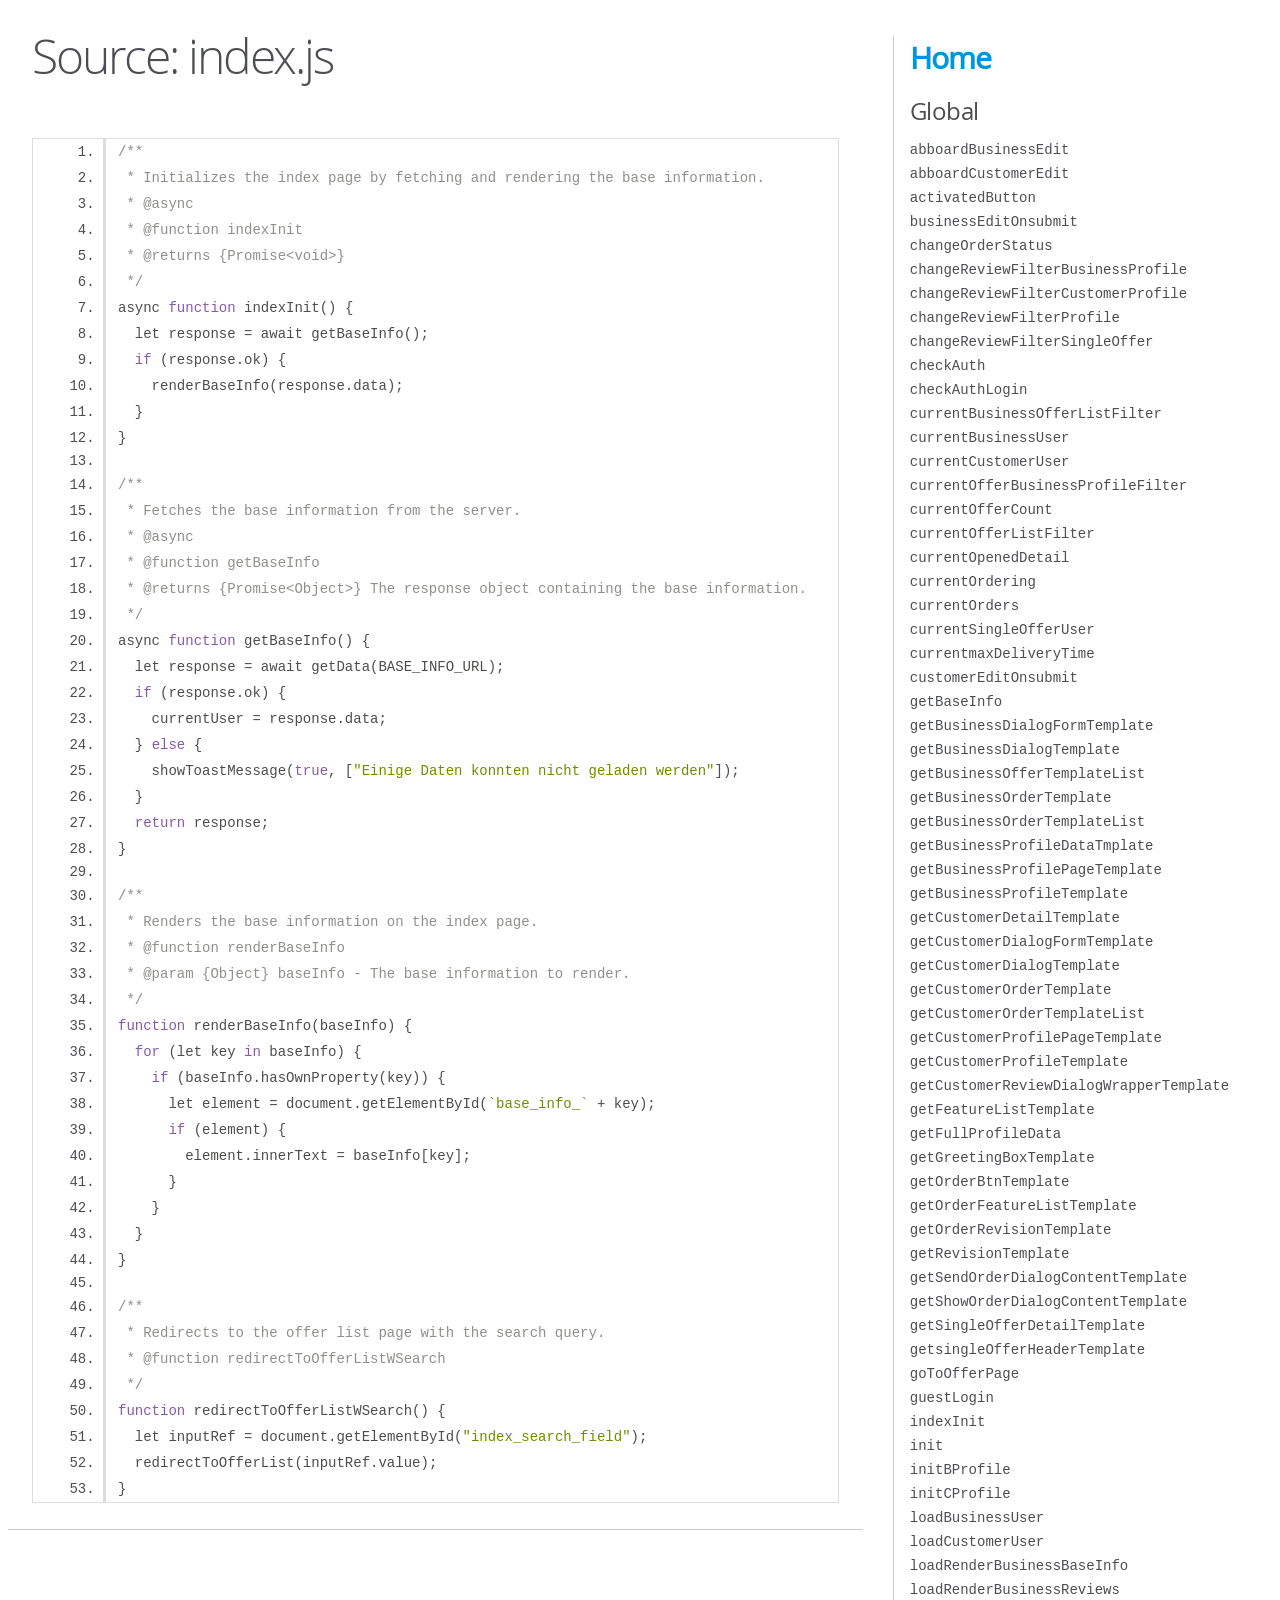
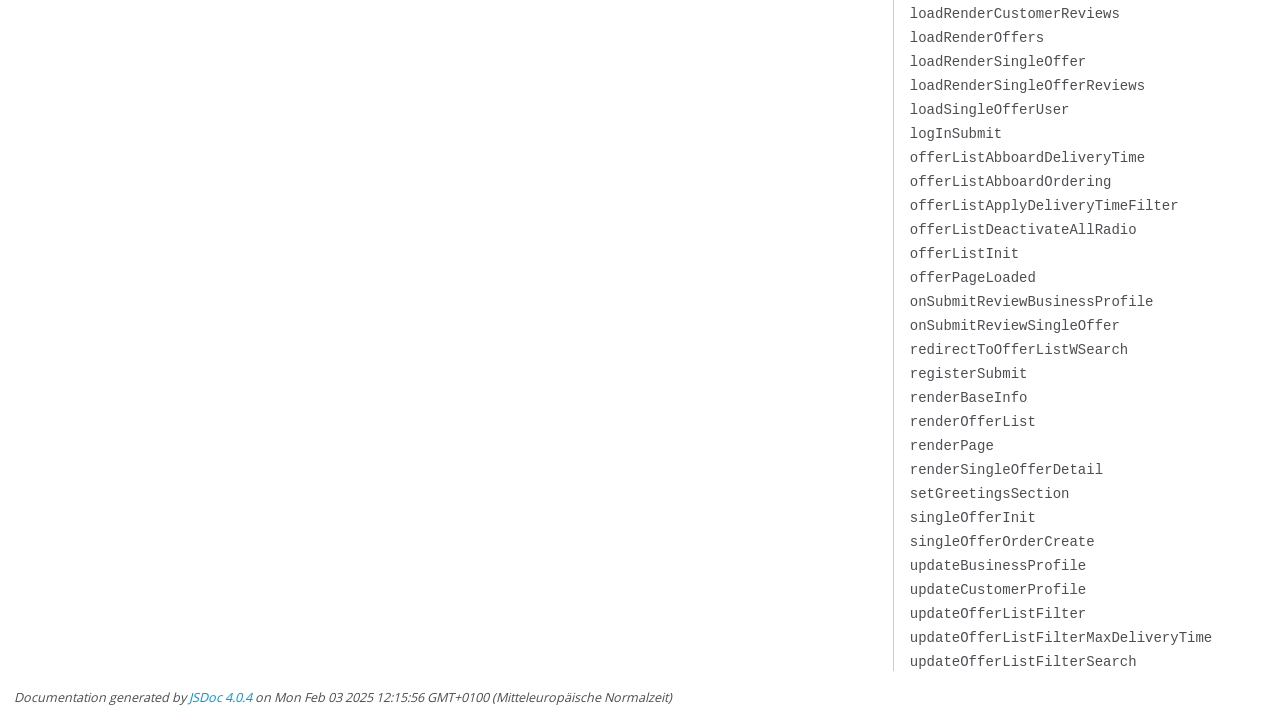
<file: scripts/docs/index.js.html>
<!DOCTYPE html>
<html lang="en">
<head>
    <meta charset="utf-8">
    <title>JSDoc: Source: index.js</title>

    <script src="scripts/prettify/prettify.js"> </script>
    <script src="scripts/prettify/lang-css.js"> </script>
    <!--[if lt IE 9]>
      <script src="//html5shiv.googlecode.com/svn/trunk/html5.js"></script>
    <![endif]-->
    <link type="text/css" rel="stylesheet" href="styles/prettify-tomorrow.css">
    <link type="text/css" rel="stylesheet" href="styles/jsdoc-default.css">
</head>

<body>

<div id="main">

    <h1 class="page-title">Source: index.js</h1>

    



    
    <section>
        <article>
            <pre class="prettyprint source linenums"><code>/**
 * Initializes the index page by fetching and rendering the base information.
 * @async
 * @function indexInit
 * @returns {Promise&lt;void>}
 */
async function indexInit() {
  let response = await getBaseInfo();
  if (response.ok) {
    renderBaseInfo(response.data);
  }
}

/**
 * Fetches the base information from the server.
 * @async
 * @function getBaseInfo
 * @returns {Promise&lt;Object>} The response object containing the base information.
 */
async function getBaseInfo() {
  let response = await getData(BASE_INFO_URL);
  if (response.ok) {
    currentUser = response.data;
  } else {
    showToastMessage(true, ["Einige Daten konnten nicht geladen werden"]);
  }
  return response;
}

/**
 * Renders the base information on the index page.
 * @function renderBaseInfo
 * @param {Object} baseInfo - The base information to render.
 */
function renderBaseInfo(baseInfo) {
  for (let key in baseInfo) {
    if (baseInfo.hasOwnProperty(key)) {
      let element = document.getElementById(`base_info_` + key);
      if (element) {
        element.innerText = baseInfo[key];
      }
    }
  }
}

/**
 * Redirects to the offer list page with the search query.
 * @function redirectToOfferListWSearch
 */
function redirectToOfferListWSearch() {
  let inputRef = document.getElementById("index_search_field");
  redirectToOfferList(inputRef.value);
}
</code></pre>
        </article>
    </section>




</div>

<nav>
    <h2><a href="index.html">Home</a></h2><h3>Global</h3><ul><li><a href="global.html#abboardBusinessEdit">abboardBusinessEdit</a></li><li><a href="global.html#abboardCustomerEdit">abboardCustomerEdit</a></li><li><a href="global.html#activatedButton">activatedButton</a></li><li><a href="global.html#businessEditOnsubmit">businessEditOnsubmit</a></li><li><a href="global.html#changeOrderStatus">changeOrderStatus</a></li><li><a href="global.html#changeReviewFilterBusinessProfile">changeReviewFilterBusinessProfile</a></li><li><a href="global.html#changeReviewFilterCustomerProfile">changeReviewFilterCustomerProfile</a></li><li><a href="global.html#changeReviewFilterProfile">changeReviewFilterProfile</a></li><li><a href="global.html#changeReviewFilterSingleOffer">changeReviewFilterSingleOffer</a></li><li><a href="global.html#checkAuth">checkAuth</a></li><li><a href="global.html#checkAuthLogin">checkAuthLogin</a></li><li><a href="global.html#currentBusinessOfferListFilter">currentBusinessOfferListFilter</a></li><li><a href="global.html#currentBusinessUser">currentBusinessUser</a></li><li><a href="global.html#currentCustomerUser">currentCustomerUser</a></li><li><a href="global.html#currentOfferBusinessProfileFilter">currentOfferBusinessProfileFilter</a></li><li><a href="global.html#currentOfferCount">currentOfferCount</a></li><li><a href="global.html#currentOfferListFilter">currentOfferListFilter</a></li><li><a href="global.html#currentOpenedDetail">currentOpenedDetail</a></li><li><a href="global.html#currentOrdering">currentOrdering</a></li><li><a href="global.html#currentOrders">currentOrders</a></li><li><a href="global.html#currentSingleOfferUser">currentSingleOfferUser</a></li><li><a href="global.html#currentmaxDeliveryTime">currentmaxDeliveryTime</a></li><li><a href="global.html#customerEditOnsubmit">customerEditOnsubmit</a></li><li><a href="global.html#getBaseInfo">getBaseInfo</a></li><li><a href="global.html#getBusinessDialogFormTemplate">getBusinessDialogFormTemplate</a></li><li><a href="global.html#getBusinessDialogTemplate">getBusinessDialogTemplate</a></li><li><a href="global.html#getBusinessOfferTemplateList">getBusinessOfferTemplateList</a></li><li><a href="global.html#getBusinessOrderTemplate">getBusinessOrderTemplate</a></li><li><a href="global.html#getBusinessOrderTemplateList">getBusinessOrderTemplateList</a></li><li><a href="global.html#getBusinessProfileDataTmplate">getBusinessProfileDataTmplate</a></li><li><a href="global.html#getBusinessProfilePageTemplate">getBusinessProfilePageTemplate</a></li><li><a href="global.html#getBusinessProfileTemplate">getBusinessProfileTemplate</a></li><li><a href="global.html#getCustomerDetailTemplate">getCustomerDetailTemplate</a></li><li><a href="global.html#getCustomerDialogFormTemplate">getCustomerDialogFormTemplate</a></li><li><a href="global.html#getCustomerDialogTemplate">getCustomerDialogTemplate</a></li><li><a href="global.html#getCustomerOrderTemplate">getCustomerOrderTemplate</a></li><li><a href="global.html#getCustomerOrderTemplateList">getCustomerOrderTemplateList</a></li><li><a href="global.html#getCustomerProfilePageTemplate">getCustomerProfilePageTemplate</a></li><li><a href="global.html#getCustomerProfileTemplate">getCustomerProfileTemplate</a></li><li><a href="global.html#getCustomerReviewDialogWrapperTemplate">getCustomerReviewDialogWrapperTemplate</a></li><li><a href="global.html#getFeatureListTemplate">getFeatureListTemplate</a></li><li><a href="global.html#getFullProfileData">getFullProfileData</a></li><li><a href="global.html#getGreetingBoxTemplate">getGreetingBoxTemplate</a></li><li><a href="global.html#getOrderBtnTemplate">getOrderBtnTemplate</a></li><li><a href="global.html#getOrderFeatureListTemplate">getOrderFeatureListTemplate</a></li><li><a href="global.html#getOrderRevisionTemplate">getOrderRevisionTemplate</a></li><li><a href="global.html#getRevisionTemplate">getRevisionTemplate</a></li><li><a href="global.html#getSendOrderDialogContentTemplate">getSendOrderDialogContentTemplate</a></li><li><a href="global.html#getShowOrderDialogContentTemplate">getShowOrderDialogContentTemplate</a></li><li><a href="global.html#getSingleOfferDetailTemplate">getSingleOfferDetailTemplate</a></li><li><a href="global.html#getsingleOfferHeaderTemplate">getsingleOfferHeaderTemplate</a></li><li><a href="global.html#goToOfferPage">goToOfferPage</a></li><li><a href="global.html#guestLogin">guestLogin</a></li><li><a href="global.html#indexInit">indexInit</a></li><li><a href="global.html#init">init</a></li><li><a href="global.html#initBProfile">initBProfile</a></li><li><a href="global.html#initCProfile">initCProfile</a></li><li><a href="global.html#loadBusinessUser">loadBusinessUser</a></li><li><a href="global.html#loadCustomerUser">loadCustomerUser</a></li><li><a href="global.html#loadRenderBusinessBaseInfo">loadRenderBusinessBaseInfo</a></li><li><a href="global.html#loadRenderBusinessReviews">loadRenderBusinessReviews</a></li><li><a href="global.html#loadRenderCustomerReviews">loadRenderCustomerReviews</a></li><li><a href="global.html#loadRenderOffers">loadRenderOffers</a></li><li><a href="global.html#loadRenderSingleOffer">loadRenderSingleOffer</a></li><li><a href="global.html#loadRenderSingleOfferReviews">loadRenderSingleOfferReviews</a></li><li><a href="global.html#loadSingleOfferUser">loadSingleOfferUser</a></li><li><a href="global.html#logInSubmit">logInSubmit</a></li><li><a href="global.html#offerListAbboardDeliveryTime">offerListAbboardDeliveryTime</a></li><li><a href="global.html#offerListAbboardOrdering">offerListAbboardOrdering</a></li><li><a href="global.html#offerListApplyDeliveryTimeFilter">offerListApplyDeliveryTimeFilter</a></li><li><a href="global.html#offerListDeactivateAllRadio">offerListDeactivateAllRadio</a></li><li><a href="global.html#offerListInit">offerListInit</a></li><li><a href="global.html#offerPageLoaded">offerPageLoaded</a></li><li><a href="global.html#onSubmitReviewBusinessProfile">onSubmitReviewBusinessProfile</a></li><li><a href="global.html#onSubmitReviewSingleOffer">onSubmitReviewSingleOffer</a></li><li><a href="global.html#redirectToOfferListWSearch">redirectToOfferListWSearch</a></li><li><a href="global.html#registerSubmit">registerSubmit</a></li><li><a href="global.html#renderBaseInfo">renderBaseInfo</a></li><li><a href="global.html#renderOfferList">renderOfferList</a></li><li><a href="global.html#renderPage">renderPage</a></li><li><a href="global.html#renderSingleOfferDetail">renderSingleOfferDetail</a></li><li><a href="global.html#setGreetingsSection">setGreetingsSection</a></li><li><a href="global.html#singleOfferInit">singleOfferInit</a></li><li><a href="global.html#singleOfferOrderCreate">singleOfferOrderCreate</a></li><li><a href="global.html#updateBusinessProfile">updateBusinessProfile</a></li><li><a href="global.html#updateCustomerProfile">updateCustomerProfile</a></li><li><a href="global.html#updateOfferListFilter">updateOfferListFilter</a></li><li><a href="global.html#updateOfferListFilterMaxDeliveryTime">updateOfferListFilterMaxDeliveryTime</a></li><li><a href="global.html#updateOfferListFilterSearch">updateOfferListFilterSearch</a></li></ul>
</nav>

<br class="clear">

<footer>
    Documentation generated by <a href="https://github.com/jsdoc/jsdoc">JSDoc 4.0.4</a> on Mon Feb 03 2025 12:15:56 GMT+0100 (Mitteleuropäische Normalzeit)
</footer>

<script> prettyPrint(); </script>
<script src="scripts/linenumber.js"> </script>
</body>
</html>
</file>
<file: shared/styles/variables.css>
:root {
  --bg-color: white;
  --bg-color-dark: #006633;
  --bg-color-light: #DEFFD6;

  --link-color: #01B676;
  --link-hover-color: #34C591;

  --font-prime-color: #01B676;
  --font_sec_color: #7D7F80;
  --font_white_color: #FFFFFF;


  --section-max-w: 1440px;

  --btn-rad: 8px;
  --btn-pad: 12px 24px;
  --btn-pad-round: 4px;
  --btn-prime-color: #01B676;
  --btn-prime-hover-color: #34C591;
  --btn-prime-active-color: #34C591;
  --btn-prime-font-color: #ffffff;
  --btn-secondary-border: 1px solid #01B676;
  --btn-secondary-color: transparent;
  --btn-secondary-hover-color: #01B676;
  --btn-secondary-active-color: #01B676;
  --btn-secondary-font-color: #01B676;
  --btn-delete-color: #f82929;
  --btn-delete-hover-color: #fc6767;
  --btn-delete-active-color: #fd3c3c;


  --form-max-w: 800px;
  --form-s-max-w: 600px;
  --form-rad: 16px;
  --form-pad: 48px;
  --form-pad-small: 32px;
  --form-bg-color: #ffffff;
  --form-border: 1px solid #BFBFBF;
  --form-input-rad: 8px;
  --form-input-padding: 16px 16px;
  --form-input-border: 1px solid #BFBFBF;
  --form-input-border-color: #e0e0e0;
  --form-input-active-border-color: ##7D7F80;
  --form-input-bg-color: #e0e0e000;
}

@media screen and (max-width: 769px) {
  :root {
  --form-pad: 16px;
  --form-input-padding: 8px 8px;
  --form-pad-small: 16px;
  }
}
</file>
<file: shared/styles/standard.css>
* {
    box-sizing: border-box;
    margin: 0;
}

a {
    text-decoration: none;
}

body {
    min-height: 100vh;
    display: flex;
    flex-direction: column;
    background-color: var(--bg-color);
}

::-webkit-scrollbar {
    width: 8px;
}

::-webkit-scrollbar-track {
    background-color: #e0e0e0;
    border-radius: 10px;
}

::-webkit-scrollbar-thumb {
    background-color: var(--btn-prime-color);
    border-radius: 10px;
}

::-webkit-scrollbar-thumb:hover {
    background-color: var(--btn-prime-hover-color);
}

main {
    flex-grow: 1;
    display: flex;
    flex-direction: column;
    justify-content: flex-start;
    align-items: center;
    padding: 32px;
}


.d_none {
    display: none !important;
}

.pad_s {
    padding: 8px 16px;
}

.pad_m {
    padding: 16px 32px;
}

.pad_l {
    padding: 32px 48px;
}

@media only screen and (max-width: 769px) {
    .pad_s {
        padding: 4px 8px;
    }

    .pad_m {
        padding: 8px 16px;
    }

    .pad_l {
        padding: 16px 32px;
    }

    main {
        padding: 16px;
    }
}

.pos_rel {
    position: relative;
}

/* positioning in right corner */
.pos_abs_rc {
    position: absolute;
    top: 16px;
    right: 16px;
}



.d_flex_cs_gm,
.d_flex_cc_gm,
.d_flex_cs_gl,
.d_flex_cc_gl,
.d_flex_cs_gxl,
.d_flex_cc_gxl {
    display: flex;
    justify-content: center;
}

.d_flex_ss_gm,
.d_flex_sc_gm,
.d_flex_ss_gl,
.d_flex_sc_gl,
.d_flex_ss_gxl,
.d_flex_sc_gxl {
    display: flex;
    justify-content: flex-start;
}

.d_flex_cc_gm,
.d_flex_cs_gm,
.d_flex_sc_gm,
.d_flex_ss_gm {
    gap: 16px;
}

.d_flex_cc_gl,
.d_flex_cs_gl,
.d_flex_sc_gl,
.d_flex_ss_gl {
    gap: 32px;
}

.d_flex_cc_gxl,
.d_flex_cs_gxl,
.d_flex_sc_gxl,
.d_flex_ss_gxl {
    gap: 48px;
}

.d_flex_cs_gm,
.d_flex_ss_gm,
.d_flex_cs_gl,
.d_flex_ss_gl,
.d_flex_cs_gxl,
.d_flex_ss_gxl {
    align-items: flex-start;
}

.d_flex_cc_gm,
.d_flex_sc_gm,
.d_flex_cc_gl,
.d_flex_sc_gl,
.d_flex_cc_gxl,
.d_flex_sc_gxl {
    align-items: center;
}

.d_sb {
    justify-content: space-between !important;
}


.f_d_c {
    flex-direction: column !important;
}

.f_d_r_resp_c {
    flex-direction: row !important;
}

@media screen and (max-width: 480px) {
    .f_d_r_resp_c {
        flex-direction: column !important;
    }

}

.f_d_r {
    flex-direction: row !important;
}

.c_pointer {
    cursor: pointer;
}

.m_auto {
    margin: auto;
}

.w_full {
    width: 100%;
}

.w_reset{
    width: unset !important;
}

.text_c {
    text-align: center;
}

.rotate_half{
    transform: rotate(180deg);
}



@media screen and (max-width: 480px) {
    .p_top_s {
        padding-top: 36px;
    }

}
</file>
<file: shared/styles/form.css>
.small_form,
.large_form {
    width: 100%;
    background-color: var(--form-bg-color);
    border: var(--form-border);
    border-radius: var(--form-rad);
    padding: var(--form-pad);
    transition: transform 0.3s ease, box-shadow 0.3s ease;
}

.small_form {
    max-width: var(--form-s-max-w);
}

.large_form {
    max-width: var(--form-max-w);
}

.std_form {
    width: 100%;
}

.form_group {
    display: flex;
    flex-direction: column;
    width: 100%;
    gap: 16px;
}

.form_group label {
    width: 100%;
    display: block;
}

.input_field {
    width: 100%;
    border-radius: var(--form-input-rad);
    padding: var(--form-input-padding);
    border: var(--form-input-border);
    background-color: var(--form-input-bg-color);
}


select.input_field {
    cursor: pointer;
    padding: 8px;
}

.input_field:focus {
    outline: none;
    border-color: var(--form-input-active-border-color);
}

.input_checkbox_group>label,
.input_checkbox_group,
.input_checkbox_group>input {
    cursor: pointer;
}

input[type='checkbox'] {
    accent-color: var(--btn-prime-color);
    width: 22px;
    height: 22px;
}

input[type='checkbox']:hover {
    border: var(--btn-prime-active-color);
}

input[type='radio'] {
    cursor: pointer;
    accent-color: #232323;
    width: 24px;
    height: 24px;
}

input[type='radio']~label {
    font-size: 18px;
    font-weight: 400;
}

input[type=file] {
    cursor: pointer;
}

input[type=file]::file-selector-button {
    cursor: pointer;
    border: none;
    border-radius: var(--btn-rad);
    font-weight: bold;
    padding: 8px;
}

input[type=file]::file-selector-button {
    background-color: var(--btn-prime-color);
    transition: all 0.3s ease, transform 0.2s ease;
}

input[type=file]::file-selector-button:hover {
    background-color: var(--btn-prime-hover-color);
}

input[type=file]::file-selector-button:active {
    background-color: var(--btn-prime-active-color);
}

.password_eye {
    position: absolute;
    display: flex;
    align-items: center;
    height: 100%;
    right: 0px;
    top: 0%;
    cursor: pointer;
    padding: var(--form-input-padding);
}

.password_eye img {
    height: 20px;
    width: 20px;
}

textarea {
    min-height: 120px;
}

.review_header {
    justify-content: space-between !important;
}

.review_header>div {
    display: flex;
    gap: 8px;
}

.review_header>div>label {
    display: flex;
    font-size: 18px;
    white-space: nowrap;
    align-items: center;
}

@media screen and (max-width: 769px) {
    .review_header {
        flex-direction: column !important;
    }
}

.review_footer {
    position: relative;
    height: 32px;
    display: none;
}


.review_footer>p {
    position: absolute;
    padding: 8px 16px;
    background-color: var(--bg-color);
    font-weight: 600 !important;
}

.own_review {
    position: relative;
}

.own_review_label {
    padding: 4px 8px;
    border: var(--btn-secondary-border);
    border-radius: var(--btn-rad);
}


.form_error {
    color: red;
    font-weight: 500;
}


.image_input_box {
    position: relative;
}

.image_input_box>.file_input {
    position: absolute;
    bottom: 4px;
    right: 4px;
    background-color: var(--font_white_color) !important;
}

.image_input_box>.file_input_l {
    position: absolute;
    bottom: 12px;
    right: 12px;
    background-color: var(--font_white_color) !important;
}

.image_input_box>.file_input_l>input {
    display: none;
}

.image_input_box>.file_input>input {
    display: none;
}
</file>
<file: shared/styles/assets.css>
/* Buttons */

.std_btn {
    cursor: pointer;
    border: none;
    border-radius: var(--btn-rad);
    padding: var(--btn-pad);
    white-space: nowrap;
}

.std_btn_disabled{
    cursor: default !important;
    background-color: rgb(121, 121, 121) !important;
}

.btn_prime {
    background-color: var(--btn-prime-color);
    transition: all 0.3s ease;
    color: var(--btn-prime-font-color);
}

.btn_prime:hover {
    background-color: var(--btn-prime-hover-color);
}

.btn_prime:active {
    background-color: var(--btn-prime-active-color);
}



.btn_secondary {
    border: var(--btn-secondary-border);
    background-color: var(--btn-secondary-color);
    transition: all 0.3s ease;
    color: var(--btn-secondary-font-color);
}

.btn_secondary:hover {
    background-color: var(--btn-secondary-hover-color);
    color: var(--btn-prime-font-color);
}

.btn_secondary:active {
    background-color: var(--btn-secondary-active-color);
}


.btn_round_s,
.btn_round_m,
.btn_round_l,
.btn_round_xl {
    border-radius: 100%;
    cursor: pointer;
    border: none;
}

.btn_round_s {
    height: 24px;
    width: 24px;
}

.btn_round_m {
    height: 36px;
    width: 36px;
}

.btn_round_l {
    height: 48px;
    width: 48px;
}

.btn_round_xl {
    height: 64px;
    width: 64px;
}

@media screen and (max-width: 769px) {
    .btn_round_s {
        height: 20px;
        width: 20px;
    }
    
    .btn_round_m {
        height: 32px;
        width: 32px;
    }
    
    .btn_round_l {
        height: 36px;
        width: 36px;
    }
    
    .btn_round_xl {
        height: 48px;
        width: 48px;
    }
  }

.btn_delete,
.btn_edit {
    background-repeat: no-repeat;
    background-size: 50%;
    background-position: center;
}

.btn_edit:disabled {
    opacity: 0.5; 
    cursor: not-allowed; 
    pointer-events: none; 
}

.abs_pos_edit_btn {
    position: absolute;
    right: 32px;
    top: 32px;
}

.abs_pos_edit_btn_m {
    position: absolute;
    right: 16px;
    top: 16px;
}

.abs_pos_edit_btn_s {
    position: absolute;
    right: 12px;
    top: 0px;
}

.btn_delete {
    background-color: var(--btn-delete-color);
    color: var(--btn-prime-font-color);
}

.btn_delete:hover {
    background-color: var(--btn-delete-color);
}

.btn_delete:active {
    background-color: var(--btn-delete-color);
}

.btn_edit {
    border: var(--btn-secondary-border);
    border-color: transparent;
    padding: var(--btn-pad-round);
    background-color: var(--btn-secondary-color);
}

.btn_edit:hover {
    border: var(--btn-secondary-border);
}

.btn_edit:active {
    border: var(--btn-secondary-border);
}

.btn_edit>img {
    height: 70%;
}

.btn_border_secondary{
    border: var(--form-border);
}


/* Link */



.link {
    color: var(--link-color);
    text-decoration: none;
}

.link:hover {
    text-decoration: underline;
    cursor: pointer;
    color: var(--link-hover-color) !important;
}





/* Card */
.card,
.card_pad_s {
    width: 100%;
    max-width: var(--section-max-w);
    background-color: var(--form-bg-color);
    border: var(--form-border);
    border-radius: var(--btn-rad);
}

.card {
    padding: 32px;
}

.card_pad_s {
    padding: 8px 16px;
}

.card_wo_border {
    width: 100%;
    max-width: var(--section-max-w);
    background-color: var(--form-bg-color);
    border: var(--form-border);
    border-radius: var(--btn-rad);
    padding: var(--form-pad-small);
}

.card_info_group {
    display: flex;
}

.card_info_group>p:first-child {
    font-weight: bold;
    width: 150px;
}

.section_group_w_border,
.section_group {
    width: 100%;
    max-width: var(--section-max-w);
    background-color: var(--form-bg-color);
}

.section_group_w_border {
    border: var(--form-border);
    border-radius: var(--form-rad);
    padding: var(--form-pad-small);
}

.section_seperator {
    height: 2px;
    width: 100%;
    margin: 32px 0;
    background-color: rgb(106, 106, 106);
}

.offer_content {
    display: flex;
    justify-content: space-around;
    gap: 42px;
    flex-wrap: wrap;
}

.offer_card {
    max-width: 400px;
    border: solid 1px transparent;
}



.offer_card:hover {
    cursor: pointer;
}

.offer_image {
    display: block;
    width: 100%;
    aspect-ratio: 350/200;
    height: 200px;
    background-color: rgb(242 242 242);
    border-radius: var(--btn-rad);
    object-fit: cover;
}

.dialog {
    z-index: 5;
    position: fixed;
    top: 0;
    left: 0;
    right: 0;
    bottom: 0;
    background-color: rgba(0, 0, 0, 0.4);
    overflow: auto;
}

.dialog_content {
    width: 100%;
}

.profile_img_l,
.profile_img,
.profile_img_small {
    display: block;
    border-radius: 50%;
    object-fit: cover;
    border: var(--form-input-border);
}

.profile_img {
    width: 120px;
    height: 120px;
}

.profile_img_small {
    width: 60px;
    height: 60px;
}

.profile_img_l {
    width: 164px;
    height: 164px;
}

.review_stars {
    cursor: default;
}

.review_stars>img {
    height: 12px;
}

.star_rating>p {
    font-size: 24px;
    cursor: pointer;
}

.stars_input>img {
    height: 24px;
    cursor: pointer;
}

hr {
    width: 100%;
    border: 1px solid #BFBFBF
}

.icon {
    width: 16px;
    height: 16px;
}



/* Dropdown */

.dropdown_wrapper {
    position: relative;
    border: var(--form-border);
    border-radius: var(--btn-rad);
    padding: 8px 16px;
}

.dropdown_wrapper[open="true"] .dropdown_content {
    transform: translateY(0%);
}

.dropdown_wrapper[open="true"]>img {
    transform: rotate(90deg);
    transition: all 200ms ease-in-out;
}

.dropdown_wrapper[open="true"] .dropdown_box {
    overflow: unset;
}

.dropdown_box {
    position: absolute;
    width: 100%;
    bottom: 0;
    overflow: hidden;
}

.dropdown_content {
    position: absolute;
    list-style-type: none;
    top: 4px;
    transform: translateY(-10%);
    z-index: 2;
    transition: all 200ms ease-in-out;
    padding: 16px;
}

.dropdown_content>li {
    padding: 8px;
    width: 100%;
    border-radius: var(--btn-rad);
}

.dropdown_content>li:hover {
    background-color: var(--bg-color-light);
}

.offer_dropdown_box {
    max-width: var(--section-max-w);
    background-color: var(--form-bg-color);
    border-radius: var(--btn-rad);
    padding: 16px;
    box-shadow: 0px 0px 16px 0px #0000003d;
}

.dropdown_content .form_group:hover {
    background-color: var(--bg-color-light);
    border-radius: var(--btn-rad);
    cursor: pointer;
}

.dropdown_content label {
    cursor: pointer;
}





.searchbar {
    padding: 16px 64px;
    display: flex;
}

.searchbar>button {
    width: 64px;
    height: 64px;
    background-color: black;
    border: none;
    border-top-right-radius: 8px;
    border-bottom-right-radius: 8px;
    cursor: pointer;
}

.searchbar>button:hover {
    background-color: var(--btn-prime-hover-color);
}

.searchbar>input {
    width: calc(100% - 64px);
    height: 64px;
    padding: 0 32px;

    border: var(--form-input-border);
    border-top-left-radius: 8px;
    border-bottom-left-radius: 8px;
}

.searchbar>input:focus {
    outline: none;
}

@media screen and (max-width: 780px) and (min-width: 480px) {
    .searchbar {
        padding: 16px 32px;
    }

}

@media screen and (max-width: 480px) {
    .searchbar {
        padding: 8px 16px;
    }
    .searchbar>input {
        padding: 0 8px;
    }
}



.page_number[currentPage="true"]{
    padding: 0px 4px;
    border-bottom: 3px solid var(--btn-prime-color);
}

.page_number:hover{
    cursor: pointer;
    color: var(--btn-prime-color);
}






.feature_list {
    padding: 0;
}

.feature_list li::marker {
    content: '';
}

.feature_list li {
    position: relative;
    padding-left: 48px;
}

.feature_list li::before {
    content: url(../../assets/icons/check.svg);
    position: absolute;
    left: 16px;
}


.feature_list_edit_element:hover{
    border-radius: var(--btn-rad);
    background-color: var(--bg-color-light);
}

.feature_list_edit_element > div {
    opacity: 0;
}


.feature_list_edit_element:hover > div {
    opacity: 1;
}





.toast_msg{
    position: fixed;
    bottom: calc(var(--form-pad) / 2);
    left: var(--form-pad);
    min-height: 80px;
    box-shadow: 0px 0px 16px 0px #0000003d;
    min-width: 300px;
    border-radius: 8px;
    overflow: hidden;
    transform: translateX(-100%); 
    animation: slideInFromLeft 0.25s ease-out forwards;
    z-index: 6;
}


@keyframes slideInFromLeft {
    0% {
        opacity: 0;
        transform: translateX(-100%);
    }
    100% {
        opacity: 1;
        transform: translateX(0);
    }
}

.toast_msg_left{
    width: 80px;
    align-self: stretch;
}

@media screen and (max-width: 500px) {
    .toast_msg_left{
        width: 30px;
        padding-left: 16px;
    }

    .toast_msg {
        min-width: 0px;
        margin-right: 16px;
    }
}

.toast_msg[error="true"] .toast_msg_left{
    background: #DE3C3F;
}

.toast_msg[error="false"] .toast_msg_left{
    background: #01B676;
}

.toast_msg[error="true"] {
    background: #FFF4F5;
}

.toast_msg[error="false"] {
    background: var(--bg-color-light);
}

.toast_msg[hint="true"] {
    background: #ffc107;
}

.toast_msg[error="true"] img[error="false"] {
    display: none;
}

.toast_msg[error="false"] img[error="true"] {
    display: none;
}

.toast_msg[error="true"] h3[error="false"] {
    display: none;
}

.toast_msg[error="false"] h3[error="true"] {
    display: none;
}

.toast_msg_right{
    position: relative;
    flex: 1;
    padding: 8px 0;
    display: flex;
    gap: 8px;
    flex-direction: column;
}

.toast_msg_right ul{
    flex: 1;
    padding: 0px 16px;
}

.toast_msg_hint{
    position: relative;
    flex: 1;
    padding: var(--btn-pad);
    display: flex;
    gap: 8px;
    flex-direction: column;
    background-color: whitesmoke;;
}
</file>
<file: shared/styles/header_footer.css>
.main_header,
.main_footer {
    display: flex;
    align-items: center;
    justify-content: space-between;
    flex-direction: row;
}

@media only screen and (min-width: 1440px) {

    .main_header,
    .main_footer {
        padding-left: max(48px, calc(50% - 720px)) !important;
        padding-right: max(48px, calc(50% - 720px)) !important;
    }
}


.main_header {
    border-bottom: var(--form-border);
    padding: 16px 32px;
}


.main_footer {
    border-top: var(--form-border);
}


.logo img {
    height: 28px;
}

.head_content_right {
    position: relative;
    z-index: 2;
}

.head_content_right>img[open="false"]~.menu_content {
    top: 100%;
    visibility: hidden;
    opacity: 0; 
}

.head_content_right>img {
    cursor: pointer;
}

.menu_content {
    position: absolute;
    top: calc(100% + 16px);
    box-shadow: 0px 0px 16px 0px #00000026;
    width: 150px;
    right: 0px;
    z-index: 2;
    background-color: white;
    padding: 16px;
    border-radius: 8px;
    opacity: 1;

    transition: all 200ms ease-in-out;
}

.menu_content>p,
.menu_content>a {
    padding: 8px;
    width: 100%;
    border-radius: var(--btn-rad);
    color: black;
}

.menu_content>p:hover,
.menu_content>a:hover {
    background-color: var(--bg-color-light);
    cursor: pointer;
}

.menu_content::before {
    content: "";
    width: 0;
    height: 0;
    border-left: 16px solid transparent;
    border-right: 16px solid transparent;
    border-bottom: 14px solid white;
    position: absolute;
    top: -11px;
    right: 12px;
}

@media only screen and (max-width: 1024px) {
    .searchbar_header {
        display: none;
    }

    .main_header {
        padding: 16px 32px;
    }
}


@media only screen and (max-width: 769px) {
    .main_footer {
        flex-direction: column !important;
        gap: 16px;
    }

    .main_header {
        padding: 16px 32px;
    }
}

@media only screen and (max-width: 480px) {
    .main_header {
        flex-direction: column !important;
        gap: 16px;
    }
}


.nav_links {
    display: flex;
    gap: 20px;
    flex-wrap: wrap;
}
</file>
<file: shared/styles/fonts.css>
* {
    font-family: 'DM Sans';
}

h1 {
    font-size: 40px;
}

h2 {
    font-size: 32px;
}

label,
h3,
.page_number {
    font-size: 22px;
}

h1,
h2,
h3,
h4,
h5,
p,
.page_number  {
    word-break: break-word;
}

a,
p,
button,
input,
ul,
option,
select,
textarea {
    font-size: 18px;
}


@media screen and (max-width: 769px) {
    h1 {
        font-size: 32px;
    }

    h2 {
        font-size: 24px;
    }

    label,
    h3,
    .page_number  {
        font-size: 18px;
    }

    a,
    p,
    button,
    input,
    ul,
    option,
    select,
    textarea {
        font-size: 16px;
    }
}

/* Font-Weights */

h1,
h2,
h3,
.page_number  {
    font-weight: 700;
}

a,
p,
button,
textarea,
input {
    font-weight: 400;

}

label {
    font-weight: 500;
}

button {
    font-weight: 600;
}


/* Colors */

.c_black {
    color: black !important;
}

.font_prime_color {
    color: var(--font-prime-color);
}

.font_sec_color {
    color: var(--font_sec_color);
}

.font_white_color {
    color: var(--font_white_color);
}

.font_error_color{
    color: var(--btn-delete-color);
}


/* Alignments */

.ws_nw {
    white-space: nowrap;
}

.text_a_e {
    text-align: end;
}

.text_a_c {
    text-align: center;
}



/* dm-sans */

/* dm-sans-100 - latin */
@font-face {
    font-display: swap;
    /* Check https://developer.mozilla.org/en-US/docs/Web/CSS/@font-face/font-display for other options. */
    font-family: 'DM Sans';
    font-style: normal;
    font-weight: 100;
    src: url('../../assets/fonts/dm-sans-v15-latin-100.woff2') format('woff2');
    /* Chrome 36+, Opera 23+, Firefox 39+, Safari 12+, iOS 10+ */
}

/* dm-sans-100italic - latin */
@font-face {
    font-display: swap;
    /* Check https://developer.mozilla.org/en-US/docs/Web/CSS/@font-face/font-display for other options. */
    font-family: 'DM Sans';
    font-style: italic;
    font-weight: 100;
    src: url('../../assets/fonts/dm-sans-v15-latin-100italic.woff2') format('woff2');
    /* Chrome 36+, Opera 23+, Firefox 39+, Safari 12+, iOS 10+ */
}

/* dm-sans-200 - latin */
@font-face {
    font-display: swap;
    /* Check https://developer.mozilla.org/en-US/docs/Web/CSS/@font-face/font-display for other options. */
    font-family: 'DM Sans';
    font-style: normal;
    font-weight: 200;
    src: url('../../assets/fonts/dm-sans-v15-latin-200.woff2') format('woff2');
    /* Chrome 36+, Opera 23+, Firefox 39+, Safari 12+, iOS 10+ */
}

/* dm-sans-200italic - latin */
@font-face {
    font-display: swap;
    /* Check https://developer.mozilla.org/en-US/docs/Web/CSS/@font-face/font-display for other options. */
    font-family: 'DM Sans';
    font-style: italic;
    font-weight: 200;
    src: url('../../assets/fonts/dm-sans-v15-latin-200italic.woff2') format('woff2');
    /* Chrome 36+, Opera 23+, Firefox 39+, Safari 12+, iOS 10+ */
}

/* dm-sans-300 - latin */
@font-face {
    font-display: swap;
    /* Check https://developer.mozilla.org/en-US/docs/Web/CSS/@font-face/font-display for other options. */
    font-family: 'DM Sans';
    font-style: normal;
    font-weight: 300;
    src: url('../../assets/fonts/dm-sans-v15-latin-300.woff2') format('woff2');
    /* Chrome 36+, Opera 23+, Firefox 39+, Safari 12+, iOS 10+ */
}

/* dm-sans-300italic - latin */
@font-face {
    font-display: swap;
    /* Check https://developer.mozilla.org/en-US/docs/Web/CSS/@font-face/font-display for other options. */
    font-family: 'DM Sans';
    font-style: italic;
    font-weight: 300;
    src: url('../../assets/fonts/dm-sans-v15-latin-300italic.woff2') format('woff2');
    /* Chrome 36+, Opera 23+, Firefox 39+, Safari 12+, iOS 10+ */
}

/* dm-sans-regular - latin */
@font-face {
    font-display: swap;
    /* Check https://developer.mozilla.org/en-US/docs/Web/CSS/@font-face/font-display for other options. */
    font-family: 'DM Sans';
    font-style: normal;
    font-weight: 400;
    src: url('../../assets/fonts/dm-sans-v15-latin-regular.woff2') format('woff2');
    /* Chrome 36+, Opera 23+, Firefox 39+, Safari 12+, iOS 10+ */
}

/* dm-sans-italic - latin */
@font-face {
    font-display: swap;
    /* Check https://developer.mozilla.org/en-US/docs/Web/CSS/@font-face/font-display for other options. */
    font-family: 'DM Sans';
    font-style: italic;
    font-weight: 400;
    src: url('../../assets/fonts/dm-sans-v15-latin-italic.woff2') format('woff2');
    /* Chrome 36+, Opera 23+, Firefox 39+, Safari 12+, iOS 10+ */
}

/* dm-sans-500 - latin */
@font-face {
    font-display: swap;
    /* Check https://developer.mozilla.org/en-US/docs/Web/CSS/@font-face/font-display for other options. */
    font-family: 'DM Sans';
    font-style: normal;
    font-weight: 500;
    src: url('../../assets/fonts/dm-sans-v15-latin-500.woff2') format('woff2');
    /* Chrome 36+, Opera 23+, Firefox 39+, Safari 12+, iOS 10+ */
}

/* dm-sans-500italic - latin */
@font-face {
    font-display: swap;
    /* Check https://developer.mozilla.org/en-US/docs/Web/CSS/@font-face/font-display for other options. */
    font-family: 'DM Sans';
    font-style: italic;
    font-weight: 500;
    src: url('../../assets/fonts/dm-sans-v15-latin-500italic.woff2') format('woff2');
    /* Chrome 36+, Opera 23+, Firefox 39+, Safari 12+, iOS 10+ */
}

/* dm-sans-600 - latin */
@font-face {
    font-display: swap;
    /* Check https://developer.mozilla.org/en-US/docs/Web/CSS/@font-face/font-display for other options. */
    font-family: 'DM Sans';
    font-style: normal;
    font-weight: 600;
    src: url('../../assets/fonts/dm-sans-v15-latin-600.woff2') format('woff2');
    /* Chrome 36+, Opera 23+, Firefox 39+, Safari 12+, iOS 10+ */
}

/* dm-sans-600italic - latin */
@font-face {
    font-display: swap;
    /* Check https://developer.mozilla.org/en-US/docs/Web/CSS/@font-face/font-display for other options. */
    font-family: 'DM Sans';
    font-style: italic;
    font-weight: 600;
    src: url('../../assets/fonts/dm-sans-v15-latin-600italic.woff2') format('woff2');
    /* Chrome 36+, Opera 23+, Firefox 39+, Safari 12+, iOS 10+ */
}

/* dm-sans-700 - latin */
@font-face {
    font-display: swap;
    /* Check https://developer.mozilla.org/en-US/docs/Web/CSS/@font-face/font-display for other options. */
    font-family: 'DM Sans';
    font-style: normal;
    font-weight: 700;
    src: url('../../assets/fonts/dm-sans-v15-latin-700.woff2') format('woff2');
    /* Chrome 36+, Opera 23+, Firefox 39+, Safari 12+, iOS 10+ */
}

/* dm-sans-700italic - latin */
@font-face {
    font-display: swap;
    /* Check https://developer.mozilla.org/en-US/docs/Web/CSS/@font-face/font-display for other options. */
    font-family: 'DM Sans';
    font-style: italic;
    font-weight: 700;
    src: url('../../assets/fonts/dm-sans-v15-latin-700italic.woff2') format('woff2');
    /* Chrome 36+, Opera 23+, Firefox 39+, Safari 12+, iOS 10+ */
}

/* dm-sans-800 - latin */
@font-face {
    font-display: swap;
    /* Check https://developer.mozilla.org/en-US/docs/Web/CSS/@font-face/font-display for other options. */
    font-family: 'DM Sans';
    font-style: normal;
    font-weight: 800;
    src: url('../../assets/fonts/dm-sans-v15-latin-800.woff2') format('woff2');
    /* Chrome 36+, Opera 23+, Firefox 39+, Safari 12+, iOS 10+ */
}

/* dm-sans-800italic - latin */
@font-face {
    font-display: swap;
    /* Check https://developer.mozilla.org/en-US/docs/Web/CSS/@font-face/font-display for other options. */
    font-family: 'DM Sans';
    font-style: italic;
    font-weight: 800;
    src: url('../../assets/fonts/dm-sans-v15-latin-800italic.woff2') format('woff2');
    /* Chrome 36+, Opera 23+, Firefox 39+, Safari 12+, iOS 10+ */
}

/* dm-sans-900 - latin */
@font-face {
    font-display: swap;
    /* Check https://developer.mozilla.org/en-US/docs/Web/CSS/@font-face/font-display for other options. */
    font-family: 'DM Sans';
    font-style: normal;
    font-weight: 900;
    src: url('../../assets/fonts/dm-sans-v15-latin-900.woff2') format('woff2');
    /* Chrome 36+, Opera 23+, Firefox 39+, Safari 12+, iOS 10+ */
}

/* dm-sans-900italic - latin */
@font-face {
    font-display: swap;
    /* Check https://developer.mozilla.org/en-US/docs/Web/CSS/@font-face/font-display for other options. */
    font-family: 'DM Sans';
    font-style: italic;
    font-weight: 900;
    src: url('../../assets/fonts/dm-sans-v15-latin-900italic.woff2') format('woff2');
    /* Chrome 36+, Opera 23+, Firefox 39+, Safari 12+, iOS 10+ */
}





/* figtree */

/* figtree-300 - latin */
@font-face {
    font-display: swap;
    /* Check https://developer.mozilla.org/en-US/docs/Web/CSS/@font-face/font-display for other options. */
    font-family: 'Figtree';
    font-style: normal;
    font-weight: 300;
    src: url('../../assets/fonts/figtree-v5-latin-300.woff2') format('woff2');
    /* Chrome 36+, Opera 23+, Firefox 39+, Safari 12+, iOS 10+ */
}

/* figtree-300italic - latin */
@font-face {
    font-display: swap;
    /* Check https://developer.mozilla.org/en-US/docs/Web/CSS/@font-face/font-display for other options. */
    font-family: 'Figtree';
    font-style: italic;
    font-weight: 300;
    src: url('../../assets/fonts/figtree-v5-latin-300italic.woff2') format('woff2');
    /* Chrome 36+, Opera 23+, Firefox 39+, Safari 12+, iOS 10+ */
}

/* figtree-regular - latin */
@font-face {
    font-display: swap;
    /* Check https://developer.mozilla.org/en-US/docs/Web/CSS/@font-face/font-display for other options. */
    font-family: 'Figtree';
    font-style: normal;
    font-weight: 400;
    src: url('../../assets/fonts/figtree-v5-latin-regular.woff2') format('woff2');
    /* Chrome 36+, Opera 23+, Firefox 39+, Safari 12+, iOS 10+ */
}

/* figtree-italic - latin */
@font-face {
    font-display: swap;
    /* Check https://developer.mozilla.org/en-US/docs/Web/CSS/@font-face/font-display for other options. */
    font-family: 'Figtree';
    font-style: italic;
    font-weight: 400;
    src: url('../../assets/fonts/figtree-v5-latin-italic.woff2') format('woff2');
    /* Chrome 36+, Opera 23+, Firefox 39+, Safari 12+, iOS 10+ */
}

/* figtree-500 - latin */
@font-face {
    font-display: swap;
    /* Check https://developer.mozilla.org/en-US/docs/Web/CSS/@font-face/font-display for other options. */
    font-family: 'Figtree';
    font-style: normal;
    font-weight: 500;
    src: url('../../assets/fonts/figtree-v5-latin-500.woff2') format('woff2');
    /* Chrome 36+, Opera 23+, Firefox 39+, Safari 12+, iOS 10+ */
}

/* figtree-500italic - latin */
@font-face {
    font-display: swap;
    /* Check https://developer.mozilla.org/en-US/docs/Web/CSS/@font-face/font-display for other options. */
    font-family: 'Figtree';
    font-style: italic;
    font-weight: 500;
    src: url('../../assets/fonts/figtree-v5-latin-500italic.woff2') format('woff2');
    /* Chrome 36+, Opera 23+, Firefox 39+, Safari 12+, iOS 10+ */
}

/* figtree-600 - latin */
@font-face {
    font-display: swap;
    /* Check https://developer.mozilla.org/en-US/docs/Web/CSS/@font-face/font-display for other options. */
    font-family: 'Figtree';
    font-style: normal;
    font-weight: 600;
    src: url('../../assets/fonts/figtree-v5-latin-600.woff2') format('woff2');
    /* Chrome 36+, Opera 23+, Firefox 39+, Safari 12+, iOS 10+ */
}

/* figtree-600italic - latin */
@font-face {
    font-display: swap;
    /* Check https://developer.mozilla.org/en-US/docs/Web/CSS/@font-face/font-display for other options. */
    font-family: 'Figtree';
    font-style: italic;
    font-weight: 600;
    src: url('../../assets/fonts/figtree-v5-latin-600italic.woff2') format('woff2');
    /* Chrome 36+, Opera 23+, Firefox 39+, Safari 12+, iOS 10+ */
}

/* figtree-700 - latin */
@font-face {
    font-display: swap;
    /* Check https://developer.mozilla.org/en-US/docs/Web/CSS/@font-face/font-display for other options. */
    font-family: 'Figtree';
    font-style: normal;
    font-weight: 700;
    src: url('../../assets/fonts/figtree-v5-latin-700.woff2') format('woff2');
    /* Chrome 36+, Opera 23+, Firefox 39+, Safari 12+, iOS 10+ */
}

/* figtree-700italic - latin */
@font-face {
    font-display: swap;
    /* Check https://developer.mozilla.org/en-US/docs/Web/CSS/@font-face/font-display for other options. */
    font-family: 'Figtree';
    font-style: italic;
    font-weight: 700;
    src: url('../../assets/fonts/figtree-v5-latin-700italic.woff2') format('woff2');
    /* Chrome 36+, Opera 23+, Firefox 39+, Safari 12+, iOS 10+ */
}

/* figtree-800 - latin */
@font-face {
    font-display: swap;
    /* Check https://developer.mozilla.org/en-US/docs/Web/CSS/@font-face/font-display for other options. */
    font-family: 'Figtree';
    font-style: normal;
    font-weight: 800;
    src: url('../../assets/fonts/figtree-v5-latin-800.woff2') format('woff2');
    /* Chrome 36+, Opera 23+, Firefox 39+, Safari 12+, iOS 10+ */
}

/* figtree-800italic - latin */
@font-face {
    font-display: swap;
    /* Check https://developer.mozilla.org/en-US/docs/Web/CSS/@font-face/font-display for other options. */
    font-family: 'Figtree';
    font-style: italic;
    font-weight: 800;
    src: url('../../assets/fonts/figtree-v5-latin-800italic.woff2') format('woff2');
    /* Chrome 36+, Opera 23+, Firefox 39+, Safari 12+, iOS 10+ */
}

/* figtree-900 - latin */
@font-face {
    font-display: swap;
    /* Check https://developer.mozilla.org/en-US/docs/Web/CSS/@font-face/font-display for other options. */
    font-family: 'Figtree';
    font-style: normal;
    font-weight: 900;
    src: url('../../assets/fonts/figtree-v5-latin-900.woff2') format('woff2');
    /* Chrome 36+, Opera 23+, Firefox 39+, Safari 12+, iOS 10+ */
}

/* figtree-900italic - latin */
@font-face {
    font-display: swap;
    /* Check https://developer.mozilla.org/en-US/docs/Web/CSS/@font-face/font-display for other options. */
    font-family: 'Figtree';
    font-style: italic;
    font-weight: 900;
    src: url('../../assets/fonts/figtree-v5-latin-900italic.woff2') format('woff2');
    /* Chrome 36+, Opera 23+, Firefox 39+, Safari 12+, iOS 10+ */
}
</file>
<file: styles/index.css>
main{
    padding: 32px 16px 32px 16px !important;
}

.profile_stats {
    flex-direction: row;
    width: 100%;
    display: flex;
    gap: 16px;
}

.profile_stats>div {
    display: flex;
    align-items: center;
    justify-content: space-around;
    flex-direction: row;
    gap: 16px;
}

.profile_stats>div>div {
    height: 160px;
    text-align: center;
    padding: 0;
    display: flex;
    align-items: center;
    justify-content: center;
    flex-direction: column;
}

p {
    cursor: default;
}

@media only screen and (max-width: 769px) {
    .profile_stats {
        flex-direction: column;
        gap: 32px;
    }

    .profile_stats>div>div {
        width: 160px;
    }
}

.landingheader_box {
    height: 600px;
    background: var(--bg-color-dark);
    padding: 0 240px;
    position: relative;
    border-radius: var(--form-rad);
}

.person_img {
    width: 170px;
    height: 270px;
    border-radius: 8px;
    background: #DE3C3F;
    position: absolute;
}

.landingheader_box img:nth-child(1) {
    top: 0;
    left: 48px;
}

.landingheader_box img:nth-child(2) {
    right: 24px;
    bottom: 16px;
}

.landingheader_box img:nth-child(3) {
    left: 24px;
    bottom: 16px;
}

.landingheader_box img:nth-child(4) {
    top: 0;
    right: 48px;
}

h1{
    text-align: center;
}

.green_info_section{
    background: var(--bg-color-light);
}

.green_info_section > section > h2, .green_info_section > section > div{
    width: 40%;
}

.green_info_section > section{
    max-width: 1440px;
}

@media only screen and (min-width: 1024px) and (max-width: 1124px) {
    .landingheader_box {
        height: 500px;
    }

    .landingheader_box {
        padding: 0 210px;
    }

    .person_img {
        width: 140px;
        height: 220px;
    }
}

@media only screen and (min-width: 769px) and (max-width: 1024px) {
    h1 {
        font-size: 34px !important;
    }

    .landingheader_box {
        height: 450px;
    }

    .landingheader_box {
        padding: 0 170px;
    }

    .person_img {
        width: 110px;
        height: 180px;
    }
}

@media only screen and (max-width: 769px) and (min-width: 480px) {
    h1 {
        font-size: 28px !important;
    }

    .landingheader_box {
        height: 550px;
    }

    .landingheader_box {
        padding: 0 32px;
    }

    .person_img {
        width: 90px;
        height: 150px;
    }
    
    .green_info_section > section{
        flex-direction: column;
    }

    .green_info_section > section > h2, .green_info_section > section > div{
        width: 100%;
    }
}

@media screen and (max-width: 480px) {
    h1 {
        font-size: 28px !important;
    }

    .landingheader_box {
        height: 650px;
        padding: 0 4px;
    }

    .person_img {
        width: 70px;
        height: 120px;
    }

    .green_info_section > section{
        flex-direction: column;
    }
    .green_info_section > section > h2, .green_info_section > section > div{
        width: 100%;
    }
}
</file>
<file: scripts/docs/styles/prettify-tomorrow.css>
/* Tomorrow Theme */
/* Original theme - https://github.com/chriskempson/tomorrow-theme */
/* Pretty printing styles. Used with prettify.js. */
/* SPAN elements with the classes below are added by prettyprint. */
/* plain text */
.pln {
  color: #4d4d4c; }

@media screen {
  /* string content */
  .str {
    color: #718c00; }

  /* a keyword */
  .kwd {
    color: #8959a8; }

  /* a comment */
  .com {
    color: #8e908c; }

  /* a type name */
  .typ {
    color: #4271ae; }

  /* a literal value */
  .lit {
    color: #f5871f; }

  /* punctuation */
  .pun {
    color: #4d4d4c; }

  /* lisp open bracket */
  .opn {
    color: #4d4d4c; }

  /* lisp close bracket */
  .clo {
    color: #4d4d4c; }

  /* a markup tag name */
  .tag {
    color: #c82829; }

  /* a markup attribute name */
  .atn {
    color: #f5871f; }

  /* a markup attribute value */
  .atv {
    color: #3e999f; }

  /* a declaration */
  .dec {
    color: #f5871f; }

  /* a variable name */
  .var {
    color: #c82829; }

  /* a function name */
  .fun {
    color: #4271ae; } }
/* Use higher contrast and text-weight for printable form. */
@media print, projection {
  .str {
    color: #060; }

  .kwd {
    color: #006;
    font-weight: bold; }

  .com {
    color: #600;
    font-style: italic; }

  .typ {
    color: #404;
    font-weight: bold; }

  .lit {
    color: #044; }

  .pun, .opn, .clo {
    color: #440; }

  .tag {
    color: #006;
    font-weight: bold; }

  .atn {
    color: #404; }

  .atv {
    color: #060; } }
/* Style */
/*
pre.prettyprint {
  background: white;
  font-family: Consolas, Monaco, 'Andale Mono', monospace;
  font-size: 12px;
  line-height: 1.5;
  border: 1px solid #ccc;
  padding: 10px; }
*/

/* Specify class=linenums on a pre to get line numbering */
ol.linenums {
  margin-top: 0;
  margin-bottom: 0; }

/* IE indents via margin-left */
li.L0,
li.L1,
li.L2,
li.L3,
li.L4,
li.L5,
li.L6,
li.L7,
li.L8,
li.L9 {
  /* */ }

/* Alternate shading for lines */
li.L1,
li.L3,
li.L5,
li.L7,
li.L9 {
  /* */ }
</file>
<file: scripts/docs/styles/jsdoc-default.css>
@font-face {
    font-family: 'Open Sans';
    font-weight: normal;
    font-style: normal;
    src: url('../fonts/OpenSans-Regular-webfont.eot');
    src:
        local('Open Sans'),
        local('OpenSans'),
        url('../fonts/OpenSans-Regular-webfont.eot?#iefix') format('embedded-opentype'),
        url('../fonts/OpenSans-Regular-webfont.woff') format('woff'),
        url('../fonts/OpenSans-Regular-webfont.svg#open_sansregular') format('svg');
}

@font-face {
    font-family: 'Open Sans Light';
    font-weight: normal;
    font-style: normal;
    src: url('../fonts/OpenSans-Light-webfont.eot');
    src:
        local('Open Sans Light'),
        local('OpenSans Light'),
        url('../fonts/OpenSans-Light-webfont.eot?#iefix') format('embedded-opentype'),
        url('../fonts/OpenSans-Light-webfont.woff') format('woff'),
        url('../fonts/OpenSans-Light-webfont.svg#open_sanslight') format('svg');
}

html
{
    overflow: auto;
    background-color: #fff;
    font-size: 14px;
}

body
{
    font-family: 'Open Sans', sans-serif;
    line-height: 1.5;
    color: #4d4e53;
    background-color: white;
}

a, a:visited, a:active {
    color: #0095dd;
    text-decoration: none;
}

a:hover {
    text-decoration: underline;
}

header
{
    display: block;
    padding: 0px 4px;
}

tt, code, kbd, samp {
    font-family: Consolas, Monaco, 'Andale Mono', monospace;
}

.class-description {
    font-size: 130%;
    line-height: 140%;
    margin-bottom: 1em;
    margin-top: 1em;
}

.class-description:empty {
    margin: 0;
}

#main {
    float: left;
    width: 70%;
}

article dl {
    margin-bottom: 40px;
}

article img {
  max-width: 100%;
}

section
{
    display: block;
    background-color: #fff;
    padding: 12px 24px;
    border-bottom: 1px solid #ccc;
    margin-right: 30px;
}

.variation {
    display: none;
}

.signature-attributes {
    font-size: 60%;
    color: #aaa;
    font-style: italic;
    font-weight: lighter;
}

nav
{
    display: block;
    float: right;
    margin-top: 28px;
    width: 30%;
    box-sizing: border-box;
    border-left: 1px solid #ccc;
    padding-left: 16px;
}

nav ul {
    font-family: 'Lucida Grande', 'Lucida Sans Unicode', arial, sans-serif;
    font-size: 100%;
    line-height: 17px;
    padding: 0;
    margin: 0;
    list-style-type: none;
}

nav ul a, nav ul a:visited, nav ul a:active {
    font-family: Consolas, Monaco, 'Andale Mono', monospace;
    line-height: 18px;
    color: #4D4E53;
}

nav h3 {
    margin-top: 12px;
}

nav li {
    margin-top: 6px;
}

footer {
    display: block;
    padding: 6px;
    margin-top: 12px;
    font-style: italic;
    font-size: 90%;
}

h1, h2, h3, h4 {
    font-weight: 200;
    margin: 0;
}

h1
{
    font-family: 'Open Sans Light', sans-serif;
    font-size: 48px;
    letter-spacing: -2px;
    margin: 12px 24px 20px;
}

h2, h3.subsection-title
{
    font-size: 30px;
    font-weight: 700;
    letter-spacing: -1px;
    margin-bottom: 12px;
}

h3
{
    font-size: 24px;
    letter-spacing: -0.5px;
    margin-bottom: 12px;
}

h4
{
    font-size: 18px;
    letter-spacing: -0.33px;
    margin-bottom: 12px;
    color: #4d4e53;
}

h5, .container-overview .subsection-title
{
    font-size: 120%;
    font-weight: bold;
    letter-spacing: -0.01em;
    margin: 8px 0 3px 0;
}

h6
{
    font-size: 100%;
    letter-spacing: -0.01em;
    margin: 6px 0 3px 0;
    font-style: italic;
}

table
{
    border-spacing: 0;
    border: 0;
    border-collapse: collapse;
}

td, th
{
    border: 1px solid #ddd;
    margin: 0px;
    text-align: left;
    vertical-align: top;
    padding: 4px 6px;
    display: table-cell;
}

thead tr
{
    background-color: #ddd;
    font-weight: bold;
}

th { border-right: 1px solid #aaa; }
tr > th:last-child { border-right: 1px solid #ddd; }

.ancestors, .attribs { color: #999; }
.ancestors a, .attribs a
{
    color: #999 !important;
    text-decoration: none;
}

.clear
{
    clear: both;
}

.important
{
    font-weight: bold;
    color: #950B02;
}

.yes-def {
    text-indent: -1000px;
}

.type-signature {
    color: #aaa;
}

.name, .signature {
    font-family: Consolas, Monaco, 'Andale Mono', monospace;
}

.details { margin-top: 14px; border-left: 2px solid #DDD; }
.details dt { width: 120px; float: left; padding-left: 10px;  padding-top: 6px; }
.details dd { margin-left: 70px; }
.details ul { margin: 0; }
.details ul { list-style-type: none; }
.details li { margin-left: 30px; padding-top: 6px; }
.details pre.prettyprint { margin: 0 }
.details .object-value { padding-top: 0; }

.description {
    margin-bottom: 1em;
    margin-top: 1em;
}

.code-caption
{
    font-style: italic;
    font-size: 107%;
    margin: 0;
}

.source
{
    border: 1px solid #ddd;
    width: 80%;
    overflow: auto;
}

.prettyprint.source {
    width: inherit;
}

.source code
{
    font-size: 100%;
    line-height: 18px;
    display: block;
    padding: 4px 12px;
    margin: 0;
    background-color: #fff;
    color: #4D4E53;
}

.prettyprint code span.line
{
  display: inline-block;
}

.prettyprint.linenums
{
  padding-left: 70px;
  -webkit-user-select: none;
  -moz-user-select: none;
  -ms-user-select: none;
  user-select: none;
}

.prettyprint.linenums ol
{
  padding-left: 0;
}

.prettyprint.linenums li
{
  border-left: 3px #ddd solid;
}

.prettyprint.linenums li.selected,
.prettyprint.linenums li.selected *
{
  background-color: lightyellow;
}

.prettyprint.linenums li *
{
  -webkit-user-select: text;
  -moz-user-select: text;
  -ms-user-select: text;
  user-select: text;
}

.params .name, .props .name, .name code {
    color: #4D4E53;
    font-family: Consolas, Monaco, 'Andale Mono', monospace;
    font-size: 100%;
}

.params td.description > p:first-child,
.props td.description > p:first-child
{
    margin-top: 0;
    padding-top: 0;
}

.params td.description > p:last-child,
.props td.description > p:last-child
{
    margin-bottom: 0;
    padding-bottom: 0;
}

.disabled {
    color: #454545;
}
</file>
<file: styles/business_profile.css>
.about_me_section>div {
  width: 50%;
}

.profile_stats {
  flex-direction: row;
  width: 100%;
  display: flex;
  gap: 16px;
}

.profile_stats>div {
  display: flex;
  align-items: center;
  justify-content: space-around;
  flex-direction: row;
  gap: 16px;
}

.profile_stats>div>div {
  height: 160px;
  text-align: center;
  padding: 0;
  display: flex;
  align-items: center;
  justify-content: center;
  flex-direction: column;
}

@media only screen and (max-width: 769px) {
  .about_me_section {
    flex-direction: column;
    /* min-width: 500px; */
  }

  .about_me_section>div {
    width: 100%;
  }


  .profile_stats {
    flex-direction: column;
    gap: 32px;
  }

  .profile_stats>div>div {
    height: 140px;
    width: 140px;
  }
}
</file>
<file: styles/customer_profile.css>
@media only screen and (max-width: 769px) {
  .about_me_section, .about_me_header {
    flex-direction: column;
  }
}
</file>
<file: styles/login.css>
.login_section{
    max-width: 950px;
    padding: 0 !important;
    overflow: hidden;
}

.login_img_section{
    align-self: stretch;
    flex: 1;
    background: var(--bg-color-dark);
}

.login_form_section{
    padding: var(--form-pad);
}

.login_btn > img{
    filter: brightness(0) invert(1);
}

@media screen and (max-width: 1024px) {
    .login_section{
        max-width: var(--form-s-max-w);
    }

    .login_img_section{
        display: none;
    }
}


@media screen and (max-width: 780px) {
    .guest_login_box{
        flex-direction: column !important;
    }
}
</file>
<file: styles/offer.css>
.offer_detail_review{
    display: flex;
    gap: 4px;
    align-items: center;

}

.offer_detail_review > p:nth-child(2){
    font-weight: 700;
}

.offer_detail_header{
    width: 100%;
    display: flex;
    gap: 2px;
}


.offer_detail_header > button{
    cursor: pointer;
    border: none;
    font-weight: bold;
    flex-grow: 1;
}

.offer_detail_header > button:first-child{
    border-top-left-radius: var(--btn-rad);
    border-bottom-left-radius: var(--btn-rad);
}

.offer_detail_header > button:last-child{
    border-top-right-radius: var(--btn-rad);
    border-bottom-right-radius: var(--btn-rad);
}

.offer_detail_header > .active {
    background-color: var(--btn-prime-color);
    color: var(--btn-prime-font-color);
}

.offer_detail_header > .active:hover {
    background-color: var(--btn-prime-hover-color);
    color: var(--btn-prime-font-color);
}

.offer_detail_header > button:hover {
    background-color: var(--btn-prime-hover-color);
    color: var(--btn-prime-font-color);
}

.offer_detail_header > button:hover {
    background-color: var(--btn-prime-hover-color);
    color: var(--btn-prime-font-color);
}

.offer_detail_header > button:active {
    background-color: var(--btn-prime-active-color);
    color: var(--btn-prime-font-color);
}

.offer_left_content{
    width: calc(100% - 400px);
    position: relative;
}

.offer_right_content{
    width: 400px;
    align-self: stretch;
}

.offer_right_content > div{
    position: sticky;
    top: 16px;
}

.offer_detail_img{
    border-radius: var(--btn-rad);
    width: 100%;
    max-width: 400px;
    margin-top: 16px ;
}

@media screen and (max-width: 1023px){
    .offer_left_content{
        width: 100%;
    }
}
</file>
<file: styles/offer_list.css>
.offer_list_header{
    background: rgba(0, 0, 0, .8) url('../assets/img/header_bg.png');
    background-blend-mode: darken;
    border-radius: var(--form-rad);
    padding: 48px;

}

.nothing_found_img{
    width: 100%;
    max-width: 1020px;
}

.discount_code_group{
    width: 100%;
}

.discount_list{
    width: 100%;
    max-width: var(--form-max-w);
}


.offer_edit_group{
    width: 100%;
    max-width: var(--form-max-w);
}

.offer_variants{
    width: 100%;
}

.add_feature_field{
    margin-top: 16px;
    width: 100%;
}

.filter_bar {
    flex-direction: row !important;
}

@media screen and (max-width: 780px) {
    .filter_bar {
        flex-direction: column !important;
    }
}

@media screen and (min-width: 780px) {
    .order_filter_dropdown_box{
        right: 0;
    }
}
</file>
<file: shared/styles/order_list.css>
.order_status {
    margin-right: 72px;
    height: 48px;
    display: flex;
}

.order_status_icon {
    width: 14px;
    height: 14px;
    border-radius: 100%;
}

.order_status[status="in_progress"]>.order_status_icon {
    background-color: orange;
}

.order_status[status="completed"]>.order_status_icon {
    background-color: green;
}

.order_status[status="cancelled"]>.order_status_icon {
    background-color: red;
}


.order_info {
    display: flex;
    flex-direction: column;
    flex-grow: 1;
}


.order_list {
    width: 100%;
    padding: 0;
    gap: 16px;
}

.order_item_box {

    position: relative;
}

.order_item {
    width: 100%;
    display: flex;
    gap: 16px;
    justify-content: space-between;
}

.order_btn_close {
    display: flex;
    height: 48px;
    width: 48px;
    position: absolute;
    top: 0px;
    right: 0px;
}

.order_btn_close>img {
    width: 14px;
    height: 14px;
    transition: all 200ms ease-in-out;
}

.order_btn_close[open=false]>img {
    transform: rotate(45deg);
}

@media only screen and (min-width: 1024px) and (max-width: 1124px) {
    .order_item {
        flex-direction: column;
    }

    
}

@media only screen and (max-width: 769px) {
    .order_item {
        flex-direction: column;
    }

    .order_status {
        margin-right: 0px;
    }

    .order_btn_close {
        height: 24px;
        width: 24px;
        padding: 4px !important;
    }

    .order_btn_close>img {
        width: 10px;
        height: 10px;
    }
}



.order_item_detail {
    overflow: hidden;
    padding: 0px;
    height: 0px;
}

.order_btn_close[open=true]~.order_item_detail {
    height: unset;
}
</file>
<file: styles/own_profile.css>
.business_section{
    position: relative;
    flex-direction: row;
}

.business_section_profile{
    width: 450px;
}

.business_section_content{
    width: calc(100% - 450px);
}

@media screen and (max-width: 1024px) {
    .business_section{
        flex-direction: column;
    }
    
    .business_section_profile{
        width: 100%;
    }
    
    .business_section_content{
        width: 100%;
    }
}

.about_me_section>div {
    width: 100%;
}

.profile_detail > div{
    display: flex;
    align-items: center;
    flex-direction: column;
}

.profile_detail > img{
    align-self: center;
}

@media only screen and (min-width: 770px) and (max-width: 1024px) {
    .about_me_section {
      flex-direction: row !important;
    }
  
    .about_me_section>div {
      width: 50%;
    }

    .about_me_top_hr{
        border: none;
        height: 64px;
    }

    .profile_detail > div{
        display: block;
    }

    .profile_detail > img{
        align-self: unset;
    }
}

.profile_customer{
    flex-direction: row;
}

@media only screen and (max-width: 769px) {
    .about_me_section {
      flex-direction: column;
    }
  
    .about_me_section>div {
      width: 100%;
    }

    .profile_customer{
        flex-direction: column;
    }
}


.own_offer_header{
    min-height: 36px;
    max-width: calc(100% - 36px );
    padding-right: 24px;
}

.variant_section{
    position: relative;
}

.feature_list > li{
    width: 100%;
    display: flex;
    justify-content: space-between;
    align-items: center;
    gap: 8px;
}

.feature_list > li > div{
    gap: 4px;
}

.btn_add_new_feature{
    background-color: transparent;
    border: none;
    width: 200px;
}

@media screen and (max-width: 480px) {
    .btn_add_new_feature {
        width: 100%;
        text-align: start;
    }
}

.feature_list_input_box > input{
    padding: 12px 16px !important;
}

.offer_revisions_input{
    width: 150px;
}
</file>
<file: styles/registration.css>
main {
    position: relative;
}

.registration_img {
    position: absolute;
    top: 50%;
    transform: translateY(-50%);
    right: 32px;
    width: calc(50vw - 300px - 64px);
    max-width: 450px;
}


@media screen and (max-width: 1200px) {
    .registration_img {
        display: none;
    }
}

@media screen and (min-width: 1440px) and (max-width: 1600px) {
    .registration_img {
        
        width: calc(50vw - 300px - 124px);
        right: calc(50vw - 720px +16px);
    }
}

@media screen and (min-width: 1600px)  {
    .registration_img {
        
        width: calc(50vw - 300px - 124px);
        right: calc(50vw - 720px - 64px);
    }
}
</file>
